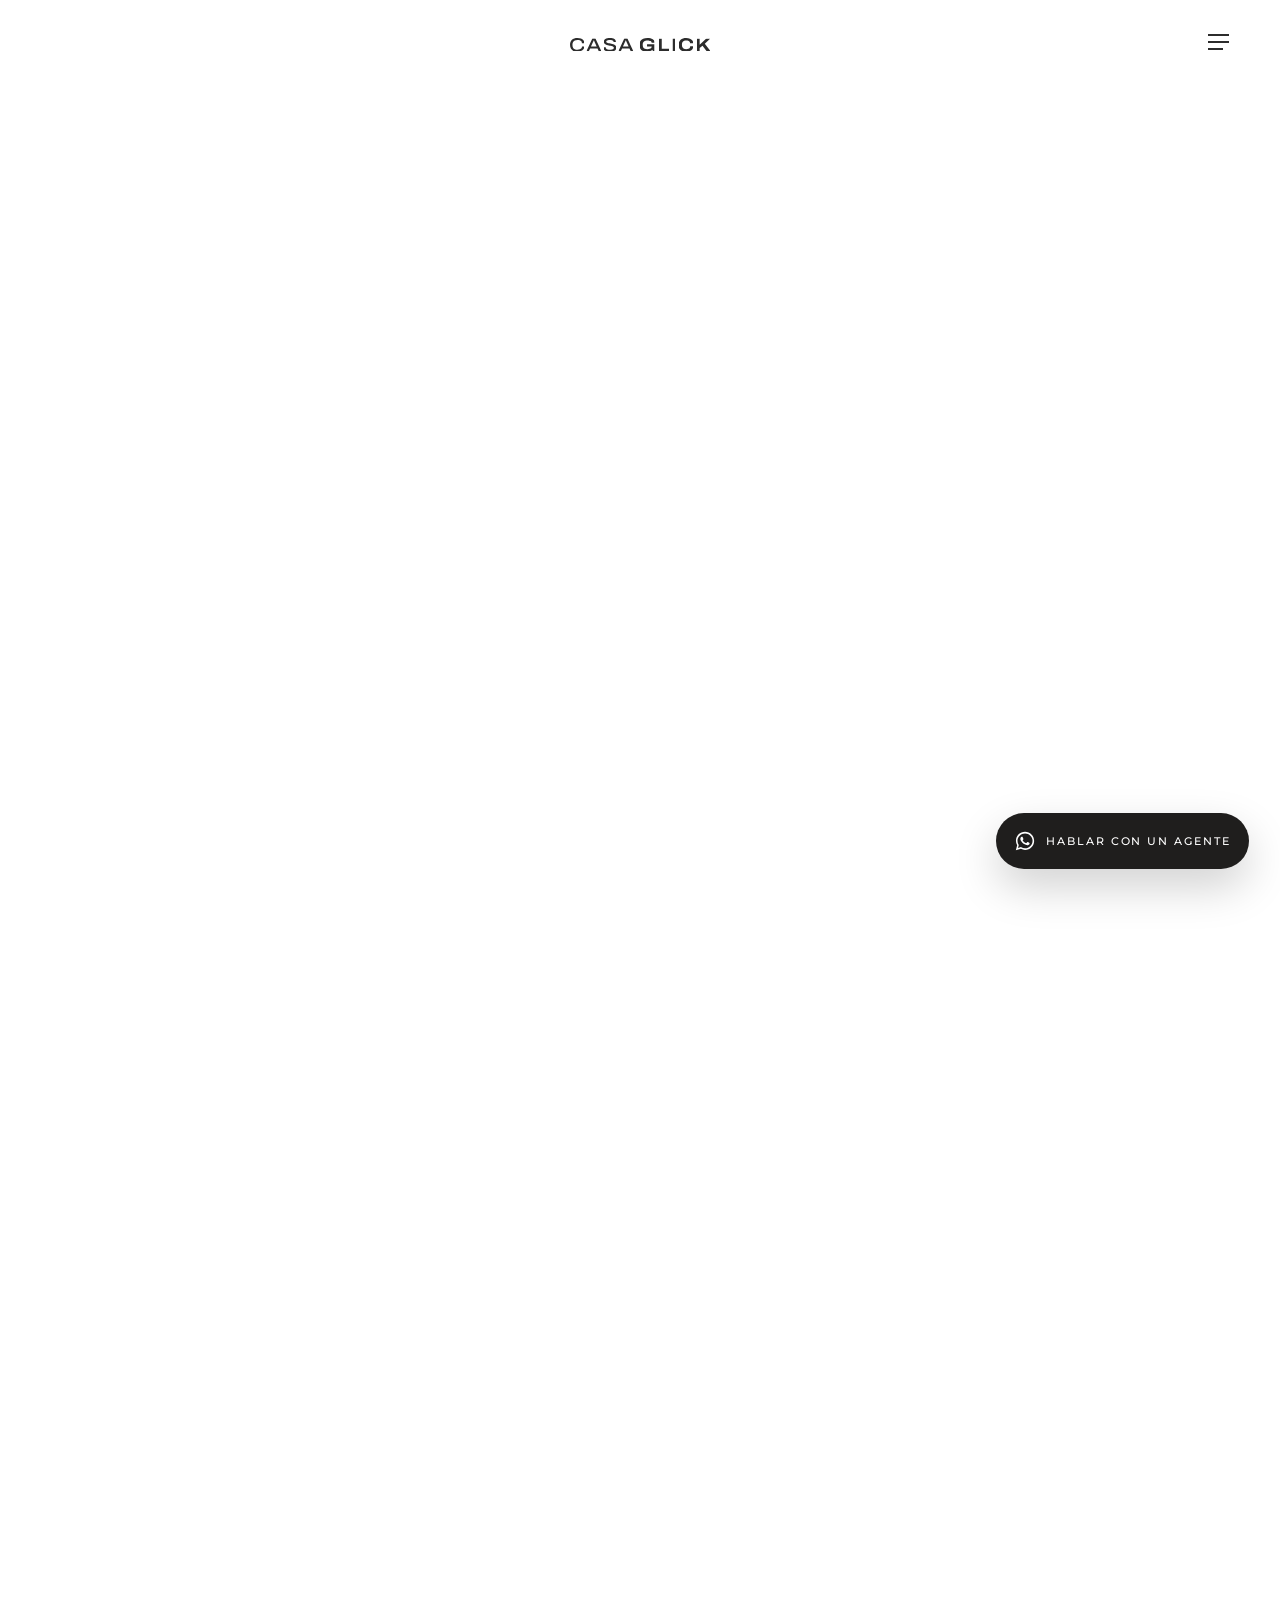
<file: furniture/index.html>
<!doctype html>
<html lang="es">
<head>
  <meta charset="utf-8" />
  <meta name="viewport" content="width=device-width, initial-scale=1" />
  <title>Casa Glick | Diseño que trasciende</title>
  <meta name="description" content="Casa Glick — mobiliario, decoración y soluciones para espacios residenciales, comerciales y hospitality." />
  <link rel="preconnect" href="https://fonts.googleapis.com">
  <link rel="preconnect" href="https://fonts.gstatic.com" crossorigin>
  <link href="https://fonts.googleapis.com/css2?family=Cormorant+Garamond:wght@500;600&family=Montserrat:wght@400;500;600&display=swap" rel="stylesheet">
  <link rel="stylesheet" href="styles.css" />
</head>
<body>
  <header class="hero__header">
    <a class="brand" href="#inicio" aria-label="Casa Glick inicio">
      <svg class="brand__svg" aria-hidden="true" width="1174" height="114" viewBox="0 0 1174 114" fill="none" xmlns="http://www.w3.org/2000/svg">
<mask id="mask0_73_140" style="mask-type:luminance" maskUnits="userSpaceOnUse" x="0" y="0" width="1174" height="114">
<path d="M1173.44 0H0V114H1173.44V0Z" fill="white"/>
</mask>
<g mask="url(#mask0_73_140)">
<mask id="mask1_73_140" style="mask-type:luminance" maskUnits="userSpaceOnUse" x="0" y="-1" width="120" height="115">
<path d="M119.34 -0.0701904H0.134277V113.628H119.34V-0.0701904Z" fill="white"/>
</mask>
<g mask="url(#mask1_73_140)">
<mask id="mask2_73_140" style="mask-type:luminance" maskUnits="userSpaceOnUse" x="0" y="0" width="120" height="114">
<path d="M62.056 113.63C48.6684 113.63 37.3445 111.558 28.1114 107.403C18.8693 103.249 11.8973 96.9621 7.19553 88.5503C2.48475 80.1385 0.142822 69.5935 0.142822 56.9153C0.142822 38.278 5.50862 24.1576 16.2492 14.5712C26.9808 4.98483 42.1989 0.19165 61.8944 0.19165C73.0747 0.19165 82.9718 1.78937 91.6127 4.98482C100.245 8.18028 107.019 12.9217 111.945 19.2003C116.872 25.4876 119.33 33.3726 119.33 42.8467H99.2397C99.2397 36.8789 97.6874 31.9562 94.5918 28.0698C91.4961 24.1835 87.1263 21.2558 81.4823 19.2867C75.8384 17.3176 69.2522 16.333 61.7329 16.333C53.2087 16.333 45.8778 17.7667 39.7403 20.6512C33.6028 23.5271 28.8651 27.8367 25.5452 33.5885C22.2252 39.3403 20.5652 46.4826 20.5652 54.998V58.8326C20.5652 67.4603 22.2252 74.6285 25.5452 80.3198C28.8651 86.0198 33.6208 90.2776 39.8211 93.1017C46.0213 95.9258 53.433 97.3335 62.0649 97.3335C69.7009 97.3335 76.3678 96.3748 82.0656 94.4576C87.7634 92.5403 92.1601 89.6385 95.2647 85.7521C98.3604 81.8657 99.9127 76.9948 99.9127 71.1308H119.339C119.339 80.5012 116.872 88.3603 111.954 94.6994C107.028 101.038 100.281 105.78 91.7025 108.923C83.1244 112.067 73.2452 113.639 62.0739 113.639L62.056 113.63Z" fill="white"/>
</mask>
<g mask="url(#mask2_73_140)">
<mask id="mask3_73_140" style="mask-type:luminance" maskUnits="userSpaceOnUse" x="0" y="0" width="120" height="114">
<path d="M119.519 0H0V113.793H119.519V0Z" fill="white"/>
</mask>
<g mask="url(#mask3_73_140)">
<path d="M119.341 0.19165H0.135498V113.63H119.341V0.19165Z" fill="currentColor"/>
</g>
</g>
</g>
<mask id="mask4_73_140" style="mask-type:luminance" maskUnits="userSpaceOnUse" x="135" y="2" width="128" height="111">
<path d="M262.772 2.14203H135.904V112.212H262.772V2.14203Z" fill="white"/>
</mask>
<g mask="url(#mask4_73_140)">
<path d="M135.904 112.022L187.184 2.14203H211.321L262.763 112.022H240.788L229.635 87.5125H167.704L156.55 112.022H135.904ZM175.026 71.3366H222.304L208.315 40.2629C207.759 39.2007 207.068 37.6979 206.234 35.7807C205.399 33.8634 204.538 31.7993 203.649 29.6143C202.761 27.4293 201.927 25.3479 201.155 23.3702C200.374 21.3925 199.764 19.8725 199.324 18.8102H198.158C197.27 20.9434 196.238 23.4047 195.08 26.177C193.914 28.9579 192.774 31.6179 191.67 34.1829C190.558 36.7479 189.67 38.8293 189.006 40.427L175.026 71.3366Z" fill="currentColor"/>
</g>
<mask id="mask5_73_140" style="mask-type:luminance" maskUnits="userSpaceOnUse" x="278" y="-1" width="109" height="115">
<path d="M386.58 -0.0701904H278.591V113.74H386.58V-0.0701904Z" fill="white"/>
</mask>
<g mask="url(#mask5_73_140)">
<mask id="mask6_73_140" style="mask-type:luminance" maskUnits="userSpaceOnUse" x="278" y="0" width="109" height="114">
<path d="M332.922 113.741C325.609 113.741 318.691 113.18 312.149 112.066C305.617 110.943 299.829 109.078 294.787 106.469C289.744 103.861 285.787 100.363 282.907 95.9935C280.026 91.6235 278.591 86.1307 278.591 79.5239V78.168C278.591 77.6844 278.644 77.2871 278.752 76.9675H298.69C298.573 77.3907 298.493 77.9003 298.439 78.4876C298.385 79.0748 298.358 79.7398 298.358 80.4912C298.358 84.2221 299.767 87.3657 302.593 89.9221C305.42 92.4785 309.43 94.4044 314.635 95.6826C319.839 96.9607 325.878 97.5998 332.742 97.5998C336.179 97.5998 339.499 97.4444 342.711 97.1162C345.923 96.7967 348.938 96.2612 351.765 95.5185C354.591 94.7757 357.05 93.7912 359.158 92.5648C361.258 91.3385 362.918 89.8703 364.147 88.1689C365.368 86.4675 365.978 84.4898 365.978 82.253C365.978 78.9453 364.811 76.2507 362.487 74.178C360.163 72.0967 356.978 70.3953 352.931 69.0566C348.884 67.7266 344.371 66.5521 339.391 65.5417C334.411 64.5312 329.225 63.5207 323.859 62.5016C318.484 61.4912 313.307 60.213 308.327 58.6671C303.338 57.1212 298.824 55.178 294.787 52.8289C290.74 50.4885 287.555 47.5003 285.231 43.873C282.907 40.2457 281.74 35.7721 281.74 30.4348C281.74 25.7453 282.853 21.5048 285.069 17.7221C287.285 13.9394 290.578 10.7439 294.957 8.1271C299.327 5.51892 304.702 3.54118 311.073 2.21118C317.443 0.881184 324.837 0.216187 333.254 0.216187C341.123 0.216187 348.122 0.907099 354.277 2.29755C360.424 3.68801 365.601 5.70892 369.809 8.37756C374.018 11.0462 377.203 14.2935 379.365 18.1366C381.528 21.9712 382.605 26.3498 382.605 31.2466V33.6475H362.999V31.2466C362.999 28.2671 361.779 25.6762 359.347 23.4912C356.906 21.3062 353.505 19.5703 349.127 18.2921C344.748 17.0139 339.678 16.3748 333.927 16.3748C326.838 16.3748 320.934 16.9103 316.232 17.9725C311.521 19.0435 307.977 20.5635 305.599 22.5325C303.212 24.5016 302.028 26.8767 302.028 29.6489C302.028 32.4212 303.221 34.8998 305.599 36.7653C307.977 38.6307 311.189 40.1766 315.236 41.403C319.283 42.6294 323.796 43.7176 328.776 44.6762C333.756 45.6348 338.916 46.6539 344.227 47.7162C349.548 48.7871 354.726 50.0912 359.769 51.6371C364.802 53.183 369.343 55.1521 373.389 57.553C377.427 59.9539 380.613 62.968 382.946 66.5953C385.27 70.2226 386.436 74.6444 386.436 79.8694C386.436 87.9703 384.166 94.5339 379.626 99.543C375.085 104.552 368.795 108.179 360.765 110.416C352.734 112.653 343.456 113.776 332.931 113.776L332.922 113.741Z" fill="white"/>
</mask>
<g mask="url(#mask6_73_140)">
<mask id="mask7_73_140" style="mask-type:luminance" maskUnits="userSpaceOnUse" x="278" y="0" width="109" height="114">
<path d="M386.552 0H278.447V113.793H386.552V0Z" fill="white"/>
</mask>
<g mask="url(#mask7_73_140)">
<path d="M386.3 0.19165H278.589V113.743H386.3V0.19165Z" fill="currentColor"/>
</g>
</g>
</g>
<mask id="mask8_73_140" style="mask-type:luminance" maskUnits="userSpaceOnUse" x="402" y="2" width="128" height="111">
<path d="M529.168 2.14203H402.3V112.212H529.168V2.14203Z" fill="white"/>
</mask>
<g mask="url(#mask8_73_140)">
<path d="M402.3 112.022L453.58 2.14203H477.717L529.159 112.022H507.184L496.031 87.5125H434.1L422.947 112.022H402.3ZM441.422 71.3366H488.7L474.72 40.2629C474.164 39.2007 473.473 37.6979 472.639 35.7807C471.804 33.8634 470.943 31.7993 470.064 29.6143C469.175 27.4293 468.341 25.3479 467.569 23.3702C466.788 21.3925 466.178 19.8725 465.739 18.8102H464.572C463.684 20.9434 462.661 23.4047 461.494 26.177C460.328 28.9579 459.188 31.6179 458.085 34.1829C456.972 36.7479 456.084 38.8293 455.42 40.427L441.44 71.3366H441.422Z" fill="currentColor"/>
</g>
<mask id="mask9_73_140" style="mask-type:luminance" maskUnits="userSpaceOnUse" x="578" y="0" width="130" height="114">
<path d="M707.551 0.112732H578.709V113.983H707.551V0.112732Z" fill="white"/>
</mask>
<g mask="url(#mask9_73_140)">
<mask id="mask10_73_140" style="mask-type:luminance" maskUnits="userSpaceOnUse" x="578" y="0" width="130" height="114">
<path d="M641.439 113.785C620.954 113.785 605.421 109.147 594.842 99.88C584.263 90.6045 578.978 76.32 578.978 57.035C578.978 44.3482 581.607 33.7945 586.865 25.3741C592.124 16.9536 599.795 10.6405 609.872 6.42591C619.949 2.22 631.963 0.112732 645.925 0.112732C654.674 0.112732 662.785 0.941819 670.26 2.59136C677.734 4.24955 684.266 6.74547 689.857 10.105C695.447 13.4646 699.79 17.6705 702.894 22.74C705.999 27.8009 707.542 33.7427 707.542 40.5655H680.964C680.964 37.1541 680.049 34.2005 678.228 31.6959C676.397 29.1914 673.903 27.1359 670.753 25.5382C667.595 23.9405 663.97 22.74 659.869 21.9368C655.769 21.1423 651.453 20.7364 646.912 20.7364C640.604 20.7364 634.951 21.4273 629.971 22.8177C624.982 24.2082 620.72 26.3327 617.185 29.2173C613.641 32.0932 610.958 35.6427 609.127 39.8486C607.297 44.0632 606.382 49.0464 606.382 54.7982V59.1164C606.382 67.01 607.88 73.4527 610.868 78.4618C613.856 83.4709 618.208 87.1759 623.906 89.5768C629.603 91.9777 636.557 93.1695 644.75 93.1695C652.395 93.1695 658.927 92.3146 664.356 90.6132C669.784 88.9118 673.966 86.4591 676.9 83.2636C679.834 80.0682 681.296 76.225 681.296 71.7514V70.6286H642.426V51.4473H707.542V111.885H690.763L688.268 98.9386C684.5 102.35 680.265 105.148 675.563 107.333C670.852 109.518 665.675 111.142 660.031 112.204C654.387 113.266 648.177 113.802 641.43 113.802L641.439 113.785Z" fill="white"/>
</mask>
<g mask="url(#mask10_73_140)">
<mask id="mask11_73_140" style="mask-type:luminance" maskUnits="userSpaceOnUse" x="578" y="0" width="130" height="114">
<path d="M707.641 0.000305176H578.862V113.793H707.641V0.000305176Z" fill="white"/>
</mask>
<g mask="url(#mask11_73_140)">
<path d="M707.551 0.112732H578.978V113.724H707.551V0.112732Z" fill="currentColor"/>
</g>
</g>
</g>
<mask id="mask12_73_140" style="mask-type:luminance" maskUnits="userSpaceOnUse" x="738" y="1" width="93" height="111">
<path d="M830.166 1.80505H738.086V111.996H830.166V1.80505Z" fill="white"/>
</mask>
<g mask="url(#mask12_73_140)">
<mask id="mask13_73_140" style="mask-type:luminance" maskUnits="userSpaceOnUse" x="738" y="2" width="93" height="110">
<path d="M738.355 111.842V2.065H765.086V90.1041H830.166V111.842H738.355Z" fill="white"/>
</mask>
<g mask="url(#mask13_73_140)">
<mask id="mask14_73_140" style="mask-type:luminance" maskUnits="userSpaceOnUse" x="738" y="1" width="93" height="111">
<path d="M830.175 1.86438H738.221V111.926H830.175V1.86438Z" fill="white"/>
</mask>
<g mask="url(#mask14_73_140)">
<path d="M830.166 2.065H738.355V111.738H830.166V2.065Z" fill="currentColor"/>
</g>
</g>
</g>
<mask id="mask15_73_140" style="mask-type:luminance" maskUnits="userSpaceOnUse" x="852" y="2" width="27" height="110">
<path d="M878.977 2.06409H852.247V111.841H878.977V2.06409Z" fill="white"/>
</mask>
<g mask="url(#mask15_73_140)">
<mask id="mask16_73_140" style="mask-type:luminance" maskUnits="userSpaceOnUse" x="852" y="1" width="28" height="111">
<path d="M879.059 1.86499H852.14V111.927H879.059V1.86499Z" fill="white"/>
</mask>
<g mask="url(#mask16_73_140)">
<path d="M878.978 2.06372H852.248V111.797H878.978V2.06372Z" fill="currentColor"/>
</g>
</g>
<mask id="mask17_73_140" style="mask-type:luminance" maskUnits="userSpaceOnUse" x="905" y="0" width="124" height="114">
<path d="M1028.13 0.112732H905.743V113.759H1028.13V0.112732Z" fill="white"/>
</mask>
<g mask="url(#mask17_73_140)">
<mask id="mask18_73_140" style="mask-type:luminance" maskUnits="userSpaceOnUse" x="906" y="0" width="122" height="114">
<path d="M969.452 113.748C955.615 113.748 943.986 111.667 934.574 107.513C925.161 103.359 918.055 97.0713 913.236 88.6508C908.418 80.2304 906.013 69.6336 906.013 56.8431C906.013 38.1972 911.468 24.0767 922.371 14.4904C933.273 4.89536 948.912 0.102173 969.281 0.102173C980.686 0.102173 990.789 1.81218 999.592 5.21491C1008.39 8.62628 1015.29 13.6094 1020.27 20.1558C1025.25 26.7108 1027.74 34.7772 1027.74 44.3722H1001.33C1001.33 39.2595 999.977 34.9672 997.259 31.504C994.549 28.0408 990.78 25.3808 985.971 23.5154C981.152 21.6499 975.535 20.7172 969.12 20.7172C961.367 20.7172 954.835 22.0472 949.523 24.7158C944.211 27.3758 940.191 31.2449 937.481 36.3058C934.771 41.3667 933.416 47.4726 933.416 54.6063V59.0799C933.416 66.3258 934.771 72.4836 937.481 77.5445C940.191 82.6054 944.211 86.4744 949.523 89.1344C954.835 91.8031 961.367 93.1331 969.12 93.1331C975.867 93.1331 981.708 92.2522 986.635 90.499C991.561 88.7372 995.383 86.1031 998.093 82.5881C1000.8 79.0731 1002.17 74.8154 1002.17 69.7976H1027.9C1027.9 79.2804 1025.43 87.2777 1020.51 93.7722C1015.58 100.275 1008.74 105.233 1000 108.635C991.256 112.047 981.071 113.748 969.452 113.748Z" fill="white"/>
</mask>
<g mask="url(#mask18_73_140)">
<mask id="mask19_73_140" style="mask-type:luminance" maskUnits="userSpaceOnUse" x="905" y="0" width="124" height="114">
<path d="M1028.08 0H905.977V113.793H1028.08V0Z" fill="white"/>
</mask>
<g mask="url(#mask19_73_140)">
<path d="M1027.87 0.112427H906.013V113.758H1027.87V0.112427Z" fill="currentColor"/>
</g>
</g>
</g>
<mask id="mask20_73_140" style="mask-type:luminance" maskUnits="userSpaceOnUse" x="1054" y="1" width="120" height="111">
<path d="M1173.37 1.80505H1054.33V111.953H1173.37V1.80505Z" fill="white"/>
</mask>
<g mask="url(#mask20_73_140)">
<mask id="mask21_73_140" style="mask-type:luminance" maskUnits="userSpaceOnUse" x="1054" y="2" width="120" height="110">
<path d="M1054.33 111.842V2.065H1081.07V55.4291L1138.67 2.065H1172.37L1124.06 47.1209L1173.37 111.842H1140.66L1104.97 63.7373L1081.07 83.0741V111.842H1054.33Z" fill="white"/>
</mask>
<g mask="url(#mask21_73_140)">
<mask id="mask22_73_140" style="mask-type:luminance" maskUnits="userSpaceOnUse" x="1054" y="1" width="120" height="111">
<path d="M1173.44 1.86438H1054.14V111.926H1173.44V1.86438Z" fill="white"/>
</mask>
<g mask="url(#mask22_73_140)">
<path d="M1173.37 2.065H1054.33V111.954H1173.37V2.065Z" fill="currentColor"/>
</g>
</g>
</g>
</g>
</svg>

    </a>

  </header>

  <button class="menu-toggle menu-toggle--global" type="button" aria-label="Abrir menú" aria-expanded="false" aria-controls="site-menu">
    <span></span>
    <span></span>
    <span></span>
  </button>

  <nav class="site-menu" id="site-menu" aria-hidden="true">
    <div class="site-menu__panel">
      <button class="site-menu__close" type="button" aria-label="Cerrar menú">
        <span></span>
        <span></span>
      </button>
      <a href="productos.html?filter=todo">Productos</a>
    </div>
  </nav>
  <main>
    <section class="hero scroll-section" id="inicio" aria-label="Casa Glick hero">
      <picture class="hero__background" aria-hidden="true">
        <source media="(max-width: 760px)" srcset="assets/hero-mobile.webp" />
        <img src="assets/hero-desk.webp" alt="" />
      </picture>

      <div class="hero__content">
        <h1 class="hero__title reveal reveal--title">
          <span>Diseño que</span>
          <strong>Trasciende</strong>
        </h1>

        <a class="hero__button reveal reveal--button" href="#productos">Conocer más</a>
      </div>
    </section>

    <section class="products scroll-section" id="productos" aria-labelledby="products-title">
      <div class="products__motion section-motion-content">
        <div class="products__intro">
        <h2 id="products-title">Piezas que elevan cada espacio.</h2>
        <p>Explora nuestra curaduría de mobiliario y decoración para proyectos residenciales, comerciales y de hospitality.</p>
      </div>

        <div class="products__grid" aria-label="Categorías de producto">
        <a class="product-category" href="productos.html?filter=poltronas" aria-label="Ver categoría Poltronas">
          <span class="product-category__media">
            <img src="assets/category-poltrona.webp" alt="Poltrona de piel café Casa Glick" loading="lazy" />
          </span>
          <span class="product-category__title">Poltronas</span>
        </a>

        <a class="product-category" href="productos.html?filter=sillas" aria-label="Ver categoría Sillas">
          <span class="product-category__media">
            <img src="assets/category-sillas.webp" alt="Silla contemporánea Casa Glick" loading="lazy" />
          </span>
          <span class="product-category__title">Sillas</span>
        </a>

        <a class="product-category" href="productos.html?filter=mesas" aria-label="Ver categoría Mesas">
          <span class="product-category__media">
            <img src="assets/category-mesas.webp" alt="Mesa auxiliar con cubierta de mármol" loading="lazy" />
          </span>
          <span class="product-category__title">Mesas</span>
        </a>

        <a class="product-category" href="productos.html?filter=sofas" aria-label="Ver categoría Sofás">
          <span class="product-category__media">
            <img src="assets/category-sofas.webp" alt="Sofá contemporáneo de piel café" loading="lazy" />
          </span>
          <span class="product-category__title">Sofás</span>
        </a>

        <a class="product-category" href="productos.html?filter=decoracion" aria-label="Ver categoría Decoración">
          <span class="product-category__media">
            <img src="assets/category-decoracion.webp" alt="Cuadro decorativo en tonos cálidos" loading="lazy" />
          </span>
          <span class="product-category__title">Decoración</span>
        </a>
        </div>

        <div class="products__actions">
          <a class="primary-button products__view-all" href="productos.html?filter=todo">Ver todo</a>
        </div>
      </div>
    </section>

    <section class="about scroll-section" id="about" aria-labelledby="about-title">
      <div class="about__motion section-motion-content">
        <figure class="about__media" aria-label="Mesa de trabajo Casa Glick con planos, materiales y acabados">
          <img src="assets/about-materials.webp" alt="Mesa de trabajo Casa Glick con planos, muestras de mármol, acabados y selección de materiales" loading="lazy" />
        </figure>

        <div class="about__content">
          <div class="about__text">
            <h2 id="about-title">Casa Glick</h2>
            <p>Integramos diseño, fabricación, suministro e instalación para desarrollar espacios donde cada detalle responde a una misma visión.</p>
            <p>Un equipo que coordina cada etapa para lograr resultados consistentes y una ejecución impecable.</p>
            <a class="about__link" href="#productos">
              <span>Descubre nuestro enfoque</span>
              <span aria-hidden="true">→</span>
            </a>
          </div>
        </div>
      </div>
    </section>

    <section class="lifestyle scroll-section" id="lifestyle" aria-label="Lifestyle Casa Glick">
      <div class="lifestyle__motion section-motion-content">
        <div class="lifestyle__carousel" aria-label="Carrusel de ambientes y lifestyle de productos">
          <div class="lifestyle__track">
            <figure class="lifestyle-item" aria-label="Mujer leyendo en poltrona de cuero">
              <img src="assets/lifestyle-reading-chair.webp" alt="Ambiente Casa Glick con mujer leyendo en poltrona de cuero marrón" loading="lazy">
            </figure>
            <figure class="lifestyle-item" aria-label="Mujer sentada en silla de comedor">
              <img src="assets/lifestyle-dining-chair.webp" alt="Ambiente Casa Glick con silla tapizada junto a mesa de comedor" loading="lazy">
            </figure>
            <figure class="lifestyle-item" aria-label="Mesa lateral con cubierta de mármol">
              <img src="assets/lifestyle-side-table.webp" alt="Ambiente Casa Glick con mesa lateral de base dorada y cubierta de mármol oscuro" loading="lazy">
            </figure>
            <figure class="lifestyle-item" aria-label="Sofá de piel en sala">
              <img src="assets/lifestyle-sofa.webp" alt="Ambiente Casa Glick con sofá de piel color café en sala contemporánea" loading="lazy">
            </figure>
          </div>
        </div>
      </div>
    </section>

    <section class="showroom scroll-section" id="showroom" aria-labelledby="showroom-title">
      <div class="showroom__motion section-motion-content">
        <div class="showroom__intro">
          <h2 id="showroom-title"><span>Vive CASA GLICK</span> <span>en persona</span></h2>
          <p class="showroom__copy">Descubre una selección curada de mobiliario, materiales y soluciones integrales en un espacio diseñado para inspirar cada proyecto.</p>
          <a class="showroom__location" href="https://www.google.com/maps/search/?api=1&query=T%C3%A9mistocles%2051%2C%20Polanco%2C%20CDMX" target="_blank" rel="noopener" aria-label="Ver ubicación de Casa Glick en Google Maps">
            <span class="showroom__location-icon" aria-hidden="true">
              <svg viewBox="0 0 24 24" focusable="false">
                <path d="M12 21s6-5.38 6-11a6 6 0 0 0-12 0c0 5.62 6 11 6 11Z"/>
                <circle cx="12" cy="10" r="2.15"/>
              </svg>
            </span>
            <span>Témistocles 51, Polanco, CDMX</span>
          </a>
        </div>

        <div class="showroom__gallery" aria-label="Galería del showroom Casa Glick">
          <div class="showroom__gallery-track">
          <figure class="showroom__item showroom__item--narrow">
            <img src="assets/about-materials.webp" alt="Mesa con materiales y acabados Casa Glick" loading="lazy" />
          </figure>
          <figure class="showroom__item">
            <img src="assets/lifestyle-sofa.webp" alt="Ambiente de sala Casa Glick" loading="lazy" />
          </figure>
          <figure class="showroom__item">
            <img src="assets/lifestyle-side-table.webp" alt="Mesa lateral en ambiente Casa Glick" loading="lazy" />
          </figure>
          <figure class="showroom__item">
            <img src="assets/lifestyle-reading-chair.webp" alt="Poltrona en ambiente Casa Glick" loading="lazy" />
          </figure>
          <figure class="showroom__item showroom__item--narrow">
            <img src="assets/category-decoracion.webp" alt="Pieza decorativa Casa Glick" loading="lazy" />
          </figure>
          <figure class="showroom__item showroom__item--narrow">
            <img src="assets/lifestyle-dining-chair.webp" alt="Silla en ambiente Casa Glick" loading="lazy" />
          </figure>
          </div>
        </div>

        <div class="showroom__actions">
          <a class="showroom__button" href="https://wa.me/525513004665?text=Quiero%20conocer%20el%20showroom" target="_blank" rel="noopener">Visitar showroom</a>
        </div>
      </div>
    </section>

  </main>


  <a class="whatsapp-float" href="https://wa.me/525513004665?text=Hola%2C%20quiero%20hablar%20con%20un%20agente%20de%20Casa%20Glick" target="_blank" rel="noopener" aria-label="Hablar con un agente por WhatsApp">
    <svg class="whatsapp-float__icon" viewBox="0 0 24 24" aria-hidden="true">
      <path fill="currentColor" d="M12.04 2C6.57 2 2.12 6.37 2.12 11.75c0 1.72.46 3.4 1.33 4.88L2 22l5.51-1.41a10.07 10.07 0 0 0 4.53 1.1c5.47 0 9.92-4.37 9.92-9.75S17.51 2 12.04 2Zm0 17.97c-1.46 0-2.88-.39-4.12-1.12l-.3-.18-3.27.84.87-3.11-.2-.32a8.02 8.02 0 0 1-1.2-4.33c0-4.42 3.69-8.02 8.22-8.02s8.22 3.6 8.22 8.02-3.69 8.22-8.22 8.22Zm4.5-6.02c-.25-.12-1.47-.71-1.7-.79-.23-.08-.39-.12-.56.12-.16.24-.64.79-.78.95-.14.16-.29.18-.54.06-.25-.12-1.05-.38-2-1.2-.74-.65-1.24-1.45-1.39-1.69-.14-.24-.02-.37.11-.49.11-.11.25-.29.37-.43.12-.14.16-.24.25-.41.08-.16.04-.31-.02-.43-.06-.12-.56-1.32-.77-1.81-.2-.47-.41-.41-.56-.42h-.48c-.16 0-.43.06-.66.31-.23.24-.87.83-.87 2.02s.89 2.34 1.02 2.5c.12.16 1.75 2.62 4.24 3.67.59.25 1.05.4 1.41.51.59.18 1.13.16 1.56.1.48-.07 1.47-.59 1.68-1.16.21-.57.21-1.06.14-1.16-.06-.1-.22-.16-.47-.28Z"/>
    </svg>
    <span class="whatsapp-float__label">Hablar con un agente</span>
  </a>

  <script src="script.js"></script>
</body>
</html>
</file>
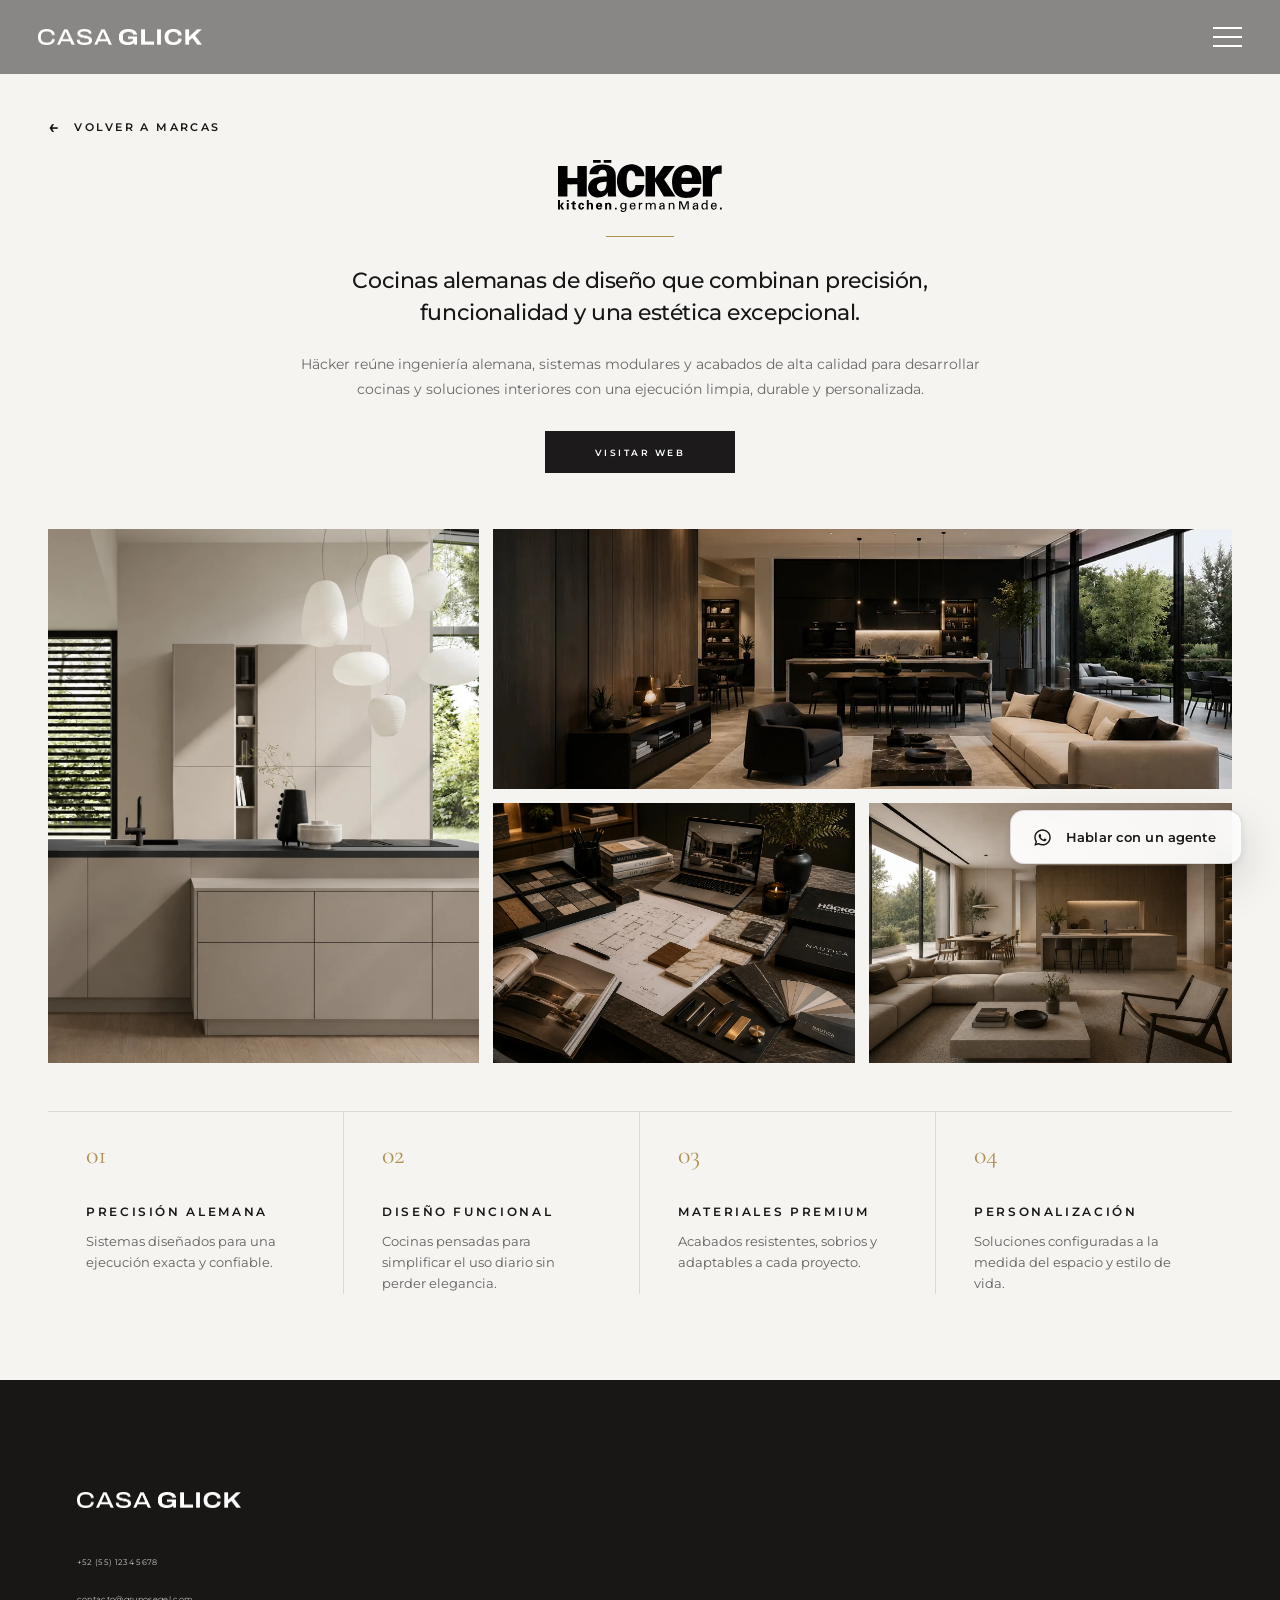
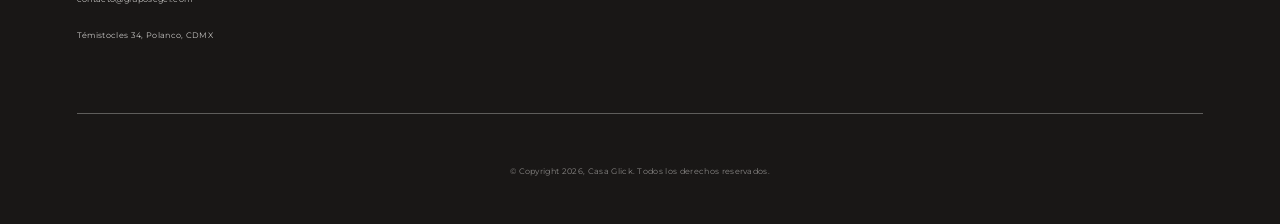
<file: brand.html>
<!DOCTYPE html>
<html lang="es">
<head>
  <meta charset="UTF-8" />
  <meta name="viewport" content="width=device-width, initial-scale=1.0" />
  <title>Casa Glick | Marca</title>
  <link rel="preconnect" href="https://fonts.googleapis.com">
  <link rel="preconnect" href="https://fonts.gstatic.com" crossorigin>
  <link href="https://fonts.googleapis.com/css2?family=Cormorant+Garamond:wght@500;600;700&family=Montserrat:wght@400;500;600;700&display=swap" rel="stylesheet">
  <link rel="stylesheet" href="css/styles.css" />
</head>
<body class="brand-detail-page">
  <header class="site-header site-header--brand-detail">
    <a class="brand" href="index.html" aria-label="Casa Glick inicio">
      <img src="assets/images/logo-casa-glick.png" alt="Casa Glick" />
    </a>

    <button class="menu-button" type="button" aria-label="Abrir menú" aria-expanded="false">
      <span></span>
      <span></span>
      <span></span>
    </button>
  </header>

  <nav class="fullscreen-menu" aria-hidden="true" aria-label="Navegación principal">
    <a href="index.html#nosotros">Nosotros</a>
    <a href="index.html#soluciones">Soluciones</a>
    <a href="index.html#marcas">Marcas</a>
    <a href="index.html#proyectos">Proyectos</a>
    <a href="index.html#sectores">Sectores</a>
    <a href="index.html#catalogos">Catálogos</a>
    <a href="index.html#contacto">Contacto</a>
  </nav>

  <main class="brand-detail-main">
    <a class="brand-back-link" href="index.html#marcas" aria-label="Volver a marcas">
      <span aria-hidden="true">←</span>
      Volver a marcas
    </a>

    <section class="brand-hero" aria-label="Detalle de marca">
      <img class="brand-detail-logo" data-brand-logo src="assets/logos/hacker.svg" alt="">
      <span class="brand-detail-rule" aria-hidden="true"></span>
      <p class="brand-detail-headline" data-brand-headline></p>
      <p class="brand-detail-description" data-brand-description></p>
      <a class="btn btn-primary brand-website-link" data-brand-website href="#" target="_blank" rel="noopener">
        Visitar web
      </a>
    </section>

    <section class="brand-gallery" aria-label="Imágenes lifestyle de marca">
      <figure class="brand-gallery-item brand-gallery-item--large">
        <img data-brand-image="0" src="assets/images/brand-hacker.webp" alt="">
      </figure>
      <figure class="brand-gallery-item brand-gallery-item--wide">
        <img data-brand-image="1" src="assets/images/brand-hacker.webp" alt="">
      </figure>
      <figure class="brand-gallery-item">
        <img data-brand-image="2" src="assets/images/brand-hacker.webp" alt="">
      </figure>
      <figure class="brand-gallery-item">
        <img data-brand-image="3" src="assets/images/brand-hacker.webp" alt="">
      </figure>
    </section>

    <section class="brand-values" aria-label="Especialidades de marca">
      <article>
        <span data-brand-value-icon>01</span>
        <h2 data-brand-value-title="0"></h2>
        <p data-brand-value-text="0"></p>
      </article>
      <article>
        <span>02</span>
        <h2 data-brand-value-title="1"></h2>
        <p data-brand-value-text="1"></p>
      </article>
      <article>
        <span>03</span>
        <h2 data-brand-value-title="2"></h2>
        <p data-brand-value-text="2"></p>
      </article>
      <article>
        <span>04</span>
        <h2 data-brand-value-title="3"></h2>
        <p data-brand-value-text="3"></p>
      </article>
    </section>
  </main>

  <footer class="site-footer" aria-label="Footer Casa Glick">
    <div class="site-footer__inner">
      <div class="site-footer__top">
        <div class="site-footer__brand">
          <a class="site-footer__logo" href="index.html" aria-label="Casa Glick inicio"><img src="assets/images/logo-casa-glick.png" alt="Casa Glick" /></a>
          <address class="site-footer__contact">
            <a href="tel:+525512345678">+52 (55) 1234 5678</a>
            <a href="mailto:contacto@gruposegel.com">contacto@gruposegel.com</a>
            <span>Témistocles 34, Polanco, CDMX</span>
          </address>
        </div>
      </div>

      <div class="site-footer__bottom">
        <p>© Copyright 2026, Casa Glick. Todos los derechos reservados.</p>
      </div>
    </div>
  </footer>



  <a class="whatsapp-float" href="https://wa.me/5210000000000?text=Hola%2C%20vi%20la%20p%C3%A1gina%20de%20Casa%20Glick%20y%20me%20gustar%C3%ADa%20hablar%20con%20un%20agente." target="_blank" rel="noopener" aria-label="Hablar con un agente por WhatsApp" data-whatsapp-button>
    <svg class="whatsapp-float__icon" viewBox="0 0 32 32" aria-hidden="true" focusable="false">
      <path d="M16.02 4.5c-6.31 0-11.45 5.08-11.45 11.34 0 2.15.62 4.24 1.78 6.05L4.5 27.5l5.82-1.8a11.53 11.53 0 0 0 5.7 1.49c6.31 0 11.45-5.09 11.45-11.35S22.33 4.5 16.02 4.5Zm0 20.7c-1.8 0-3.55-.51-5.06-1.48l-.36-.23-3.05.94.97-2.94-.25-.38a9.18 9.18 0 0 1-1.72-5.27c0-5.16 4.25-9.35 9.47-9.35s9.47 4.19 9.47 9.35-4.25 9.36-9.47 9.36Z"/>
      <path d="M20.94 18.31c-.27-.13-1.57-.77-1.82-.86-.24-.09-.42-.13-.6.13-.18.27-.69.86-.85 1.04-.16.18-.31.2-.58.07-.27-.13-1.12-.41-2.13-1.31-.79-.7-1.32-1.56-1.47-1.83-.16-.27-.02-.41.12-.54.12-.12.27-.31.4-.47.13-.16.18-.27.27-.45.09-.18.04-.34-.02-.47-.07-.13-.6-1.43-.82-1.95-.22-.52-.44-.44-.6-.45h-.51c-.18 0-.47.07-.71.34-.24.27-.94.92-.94 2.24s.96 2.6 1.09 2.78c.13.18 1.89 2.86 4.59 4 .64.27 1.14.43 1.53.55.64.2 1.22.17 1.68.1.51-.08 1.57-.64 1.79-1.25.22-.62.22-1.15.16-1.25-.07-.11-.25-.18-.52-.31Z"/>
    </svg>
    <span>Hablar con un agente</span>
  </a>

  <script src="js/main.js"></script>
  <script src="js/brand-page.js"></script>
</body>
</html>
</file>
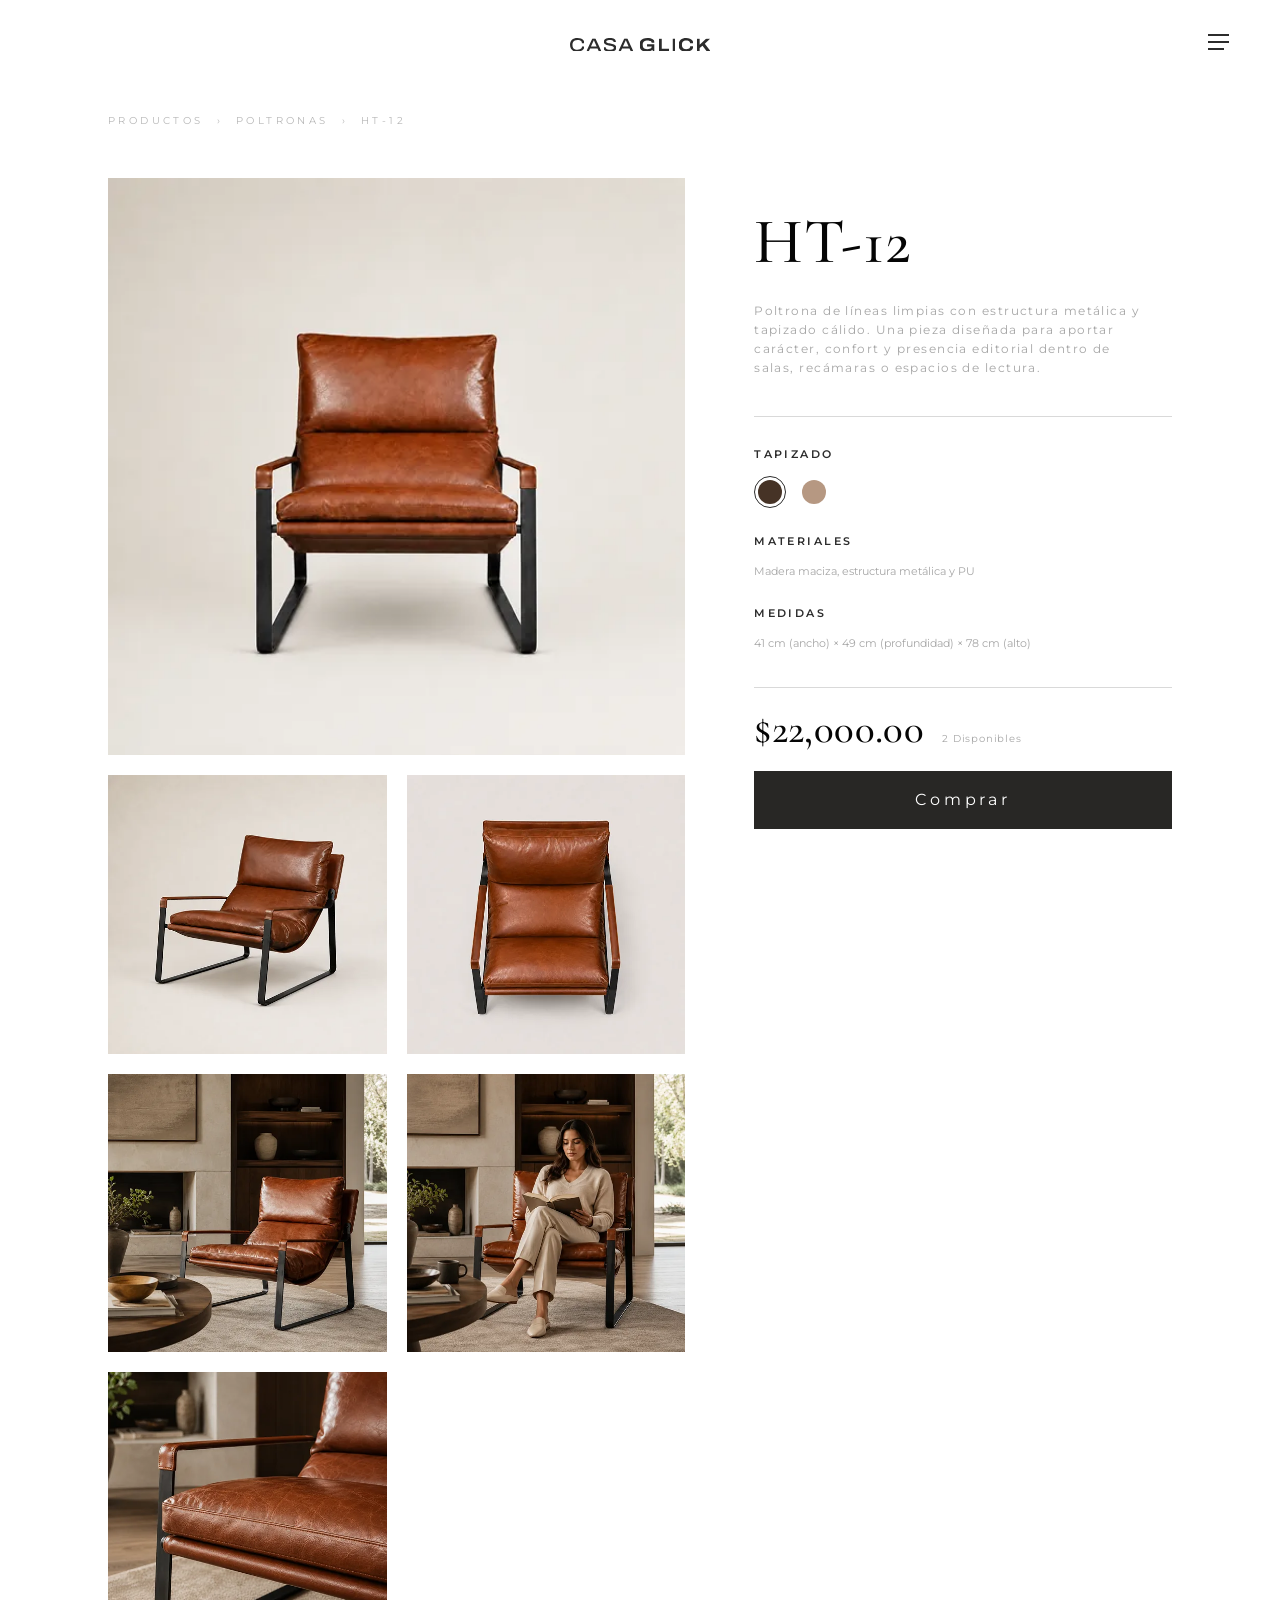
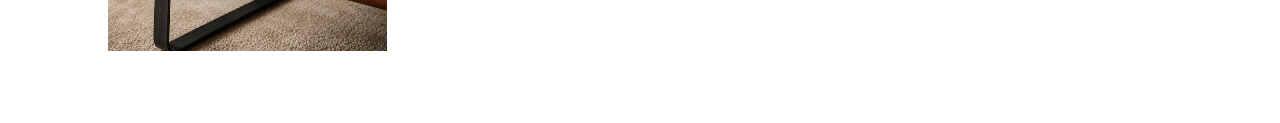
<file: furniture/producto.html>
<!DOCTYPE html>
<html lang="es">
<head>
  <meta charset="UTF-8" />
  <meta name="viewport" content="width=device-width, initial-scale=1.0" />
  <title>Producto | Casa Glick</title>
  <link rel="preconnect" href="https://fonts.googleapis.com">
  <link rel="preconnect" href="https://fonts.gstatic.com" crossorigin>
  <link href="https://fonts.googleapis.com/css2?family=Montserrat:wght@300;400;500;600&family=Cormorant+Garamond:wght@500;600&display=swap" rel="stylesheet">
  <link rel="stylesheet" href="styles.css" />
</head>
<body class="product-detail-page">
  <header class="hero__header product-header" aria-label="Navegación principal">
    <a class="brand product-header__brand" href="index.html#inicio" aria-label="Casa Glick inicio">
      <svg class="brand__svg" aria-hidden="true" width="1174" height="114" viewBox="0 0 1174 114" fill="none" xmlns="http://www.w3.org/2000/svg">
<mask id="mask0_73_140" style="mask-type:luminance" maskUnits="userSpaceOnUse" x="0" y="0" width="1174" height="114">
<path d="M1173.44 0H0V114H1173.44V0Z" fill="white"/>
</mask>
<g mask="url(#mask0_73_140)">
<mask id="mask1_73_140" style="mask-type:luminance" maskUnits="userSpaceOnUse" x="0" y="-1" width="120" height="115">
<path d="M119.34 -0.0701904H0.134277V113.628H119.34V-0.0701904Z" fill="white"/>
</mask>
<g mask="url(#mask1_73_140)">
<mask id="mask2_73_140" style="mask-type:luminance" maskUnits="userSpaceOnUse" x="0" y="0" width="120" height="114">
<path d="M62.056 113.63C48.6684 113.63 37.3445 111.558 28.1114 107.403C18.8693 103.249 11.8973 96.9621 7.19553 88.5503C2.48475 80.1385 0.142822 69.5935 0.142822 56.9153C0.142822 38.278 5.50862 24.1576 16.2492 14.5712C26.9808 4.98483 42.1989 0.19165 61.8944 0.19165C73.0747 0.19165 82.9718 1.78937 91.6127 4.98482C100.245 8.18028 107.019 12.9217 111.945 19.2003C116.872 25.4876 119.33 33.3726 119.33 42.8467H99.2397C99.2397 36.8789 97.6874 31.9562 94.5918 28.0698C91.4961 24.1835 87.1263 21.2558 81.4823 19.2867C75.8384 17.3176 69.2522 16.333 61.7329 16.333C53.2087 16.333 45.8778 17.7667 39.7403 20.6512C33.6028 23.5271 28.8651 27.8367 25.5452 33.5885C22.2252 39.3403 20.5652 46.4826 20.5652 54.998V58.8326C20.5652 67.4603 22.2252 74.6285 25.5452 80.3198C28.8651 86.0198 33.6208 90.2776 39.8211 93.1017C46.0213 95.9258 53.433 97.3335 62.0649 97.3335C69.7009 97.3335 76.3678 96.3748 82.0656 94.4576C87.7634 92.5403 92.1601 89.6385 95.2647 85.7521C98.3604 81.8657 99.9127 76.9948 99.9127 71.1308H119.339C119.339 80.5012 116.872 88.3603 111.954 94.6994C107.028 101.038 100.281 105.78 91.7025 108.923C83.1244 112.067 73.2452 113.639 62.0739 113.639L62.056 113.63Z" fill="white"/>
</mask>
<g mask="url(#mask2_73_140)">
<mask id="mask3_73_140" style="mask-type:luminance" maskUnits="userSpaceOnUse" x="0" y="0" width="120" height="114">
<path d="M119.519 0H0V113.793H119.519V0Z" fill="white"/>
</mask>
<g mask="url(#mask3_73_140)">
<path d="M119.341 0.19165H0.135498V113.63H119.341V0.19165Z" fill="currentColor"/>
</g>
</g>
</g>
<mask id="mask4_73_140" style="mask-type:luminance" maskUnits="userSpaceOnUse" x="135" y="2" width="128" height="111">
<path d="M262.772 2.14203H135.904V112.212H262.772V2.14203Z" fill="white"/>
</mask>
<g mask="url(#mask4_73_140)">
<path d="M135.904 112.022L187.184 2.14203H211.321L262.763 112.022H240.788L229.635 87.5125H167.704L156.55 112.022H135.904ZM175.026 71.3366H222.304L208.315 40.2629C207.759 39.2007 207.068 37.6979 206.234 35.7807C205.399 33.8634 204.538 31.7993 203.649 29.6143C202.761 27.4293 201.927 25.3479 201.155 23.3702C200.374 21.3925 199.764 19.8725 199.324 18.8102H198.158C197.27 20.9434 196.238 23.4047 195.08 26.177C193.914 28.9579 192.774 31.6179 191.67 34.1829C190.558 36.7479 189.67 38.8293 189.006 40.427L175.026 71.3366Z" fill="currentColor"/>
</g>
<mask id="mask5_73_140" style="mask-type:luminance" maskUnits="userSpaceOnUse" x="278" y="-1" width="109" height="115">
<path d="M386.58 -0.0701904H278.591V113.74H386.58V-0.0701904Z" fill="white"/>
</mask>
<g mask="url(#mask5_73_140)">
<mask id="mask6_73_140" style="mask-type:luminance" maskUnits="userSpaceOnUse" x="278" y="0" width="109" height="114">
<path d="M332.922 113.741C325.609 113.741 318.691 113.18 312.149 112.066C305.617 110.943 299.829 109.078 294.787 106.469C289.744 103.861 285.787 100.363 282.907 95.9935C280.026 91.6235 278.591 86.1307 278.591 79.5239V78.168C278.591 77.6844 278.644 77.2871 278.752 76.9675H298.69C298.573 77.3907 298.493 77.9003 298.439 78.4876C298.385 79.0748 298.358 79.7398 298.358 80.4912C298.358 84.2221 299.767 87.3657 302.593 89.9221C305.42 92.4785 309.43 94.4044 314.635 95.6826C319.839 96.9607 325.878 97.5998 332.742 97.5998C336.179 97.5998 339.499 97.4444 342.711 97.1162C345.923 96.7967 348.938 96.2612 351.765 95.5185C354.591 94.7757 357.05 93.7912 359.158 92.5648C361.258 91.3385 362.918 89.8703 364.147 88.1689C365.368 86.4675 365.978 84.4898 365.978 82.253C365.978 78.9453 364.811 76.2507 362.487 74.178C360.163 72.0967 356.978 70.3953 352.931 69.0566C348.884 67.7266 344.371 66.5521 339.391 65.5417C334.411 64.5312 329.225 63.5207 323.859 62.5016C318.484 61.4912 313.307 60.213 308.327 58.6671C303.338 57.1212 298.824 55.178 294.787 52.8289C290.74 50.4885 287.555 47.5003 285.231 43.873C282.907 40.2457 281.74 35.7721 281.74 30.4348C281.74 25.7453 282.853 21.5048 285.069 17.7221C287.285 13.9394 290.578 10.7439 294.957 8.1271C299.327 5.51892 304.702 3.54118 311.073 2.21118C317.443 0.881184 324.837 0.216187 333.254 0.216187C341.123 0.216187 348.122 0.907099 354.277 2.29755C360.424 3.68801 365.601 5.70892 369.809 8.37756C374.018 11.0462 377.203 14.2935 379.365 18.1366C381.528 21.9712 382.605 26.3498 382.605 31.2466V33.6475H362.999V31.2466C362.999 28.2671 361.779 25.6762 359.347 23.4912C356.906 21.3062 353.505 19.5703 349.127 18.2921C344.748 17.0139 339.678 16.3748 333.927 16.3748C326.838 16.3748 320.934 16.9103 316.232 17.9725C311.521 19.0435 307.977 20.5635 305.599 22.5325C303.212 24.5016 302.028 26.8767 302.028 29.6489C302.028 32.4212 303.221 34.8998 305.599 36.7653C307.977 38.6307 311.189 40.1766 315.236 41.403C319.283 42.6294 323.796 43.7176 328.776 44.6762C333.756 45.6348 338.916 46.6539 344.227 47.7162C349.548 48.7871 354.726 50.0912 359.769 51.6371C364.802 53.183 369.343 55.1521 373.389 57.553C377.427 59.9539 380.613 62.968 382.946 66.5953C385.27 70.2226 386.436 74.6444 386.436 79.8694C386.436 87.9703 384.166 94.5339 379.626 99.543C375.085 104.552 368.795 108.179 360.765 110.416C352.734 112.653 343.456 113.776 332.931 113.776L332.922 113.741Z" fill="white"/>
</mask>
<g mask="url(#mask6_73_140)">
<mask id="mask7_73_140" style="mask-type:luminance" maskUnits="userSpaceOnUse" x="278" y="0" width="109" height="114">
<path d="M386.552 0H278.447V113.793H386.552V0Z" fill="white"/>
</mask>
<g mask="url(#mask7_73_140)">
<path d="M386.3 0.19165H278.589V113.743H386.3V0.19165Z" fill="currentColor"/>
</g>
</g>
</g>
<mask id="mask8_73_140" style="mask-type:luminance" maskUnits="userSpaceOnUse" x="402" y="2" width="128" height="111">
<path d="M529.168 2.14203H402.3V112.212H529.168V2.14203Z" fill="white"/>
</mask>
<g mask="url(#mask8_73_140)">
<path d="M402.3 112.022L453.58 2.14203H477.717L529.159 112.022H507.184L496.031 87.5125H434.1L422.947 112.022H402.3ZM441.422 71.3366H488.7L474.72 40.2629C474.164 39.2007 473.473 37.6979 472.639 35.7807C471.804 33.8634 470.943 31.7993 470.064 29.6143C469.175 27.4293 468.341 25.3479 467.569 23.3702C466.788 21.3925 466.178 19.8725 465.739 18.8102H464.572C463.684 20.9434 462.661 23.4047 461.494 26.177C460.328 28.9579 459.188 31.6179 458.085 34.1829C456.972 36.7479 456.084 38.8293 455.42 40.427L441.44 71.3366H441.422Z" fill="currentColor"/>
</g>
<mask id="mask9_73_140" style="mask-type:luminance" maskUnits="userSpaceOnUse" x="578" y="0" width="130" height="114">
<path d="M707.551 0.112732H578.709V113.983H707.551V0.112732Z" fill="white"/>
</mask>
<g mask="url(#mask9_73_140)">
<mask id="mask10_73_140" style="mask-type:luminance" maskUnits="userSpaceOnUse" x="578" y="0" width="130" height="114">
<path d="M641.439 113.785C620.954 113.785 605.421 109.147 594.842 99.88C584.263 90.6045 578.978 76.32 578.978 57.035C578.978 44.3482 581.607 33.7945 586.865 25.3741C592.124 16.9536 599.795 10.6405 609.872 6.42591C619.949 2.22 631.963 0.112732 645.925 0.112732C654.674 0.112732 662.785 0.941819 670.26 2.59136C677.734 4.24955 684.266 6.74547 689.857 10.105C695.447 13.4646 699.79 17.6705 702.894 22.74C705.999 27.8009 707.542 33.7427 707.542 40.5655H680.964C680.964 37.1541 680.049 34.2005 678.228 31.6959C676.397 29.1914 673.903 27.1359 670.753 25.5382C667.595 23.9405 663.97 22.74 659.869 21.9368C655.769 21.1423 651.453 20.7364 646.912 20.7364C640.604 20.7364 634.951 21.4273 629.971 22.8177C624.982 24.2082 620.72 26.3327 617.185 29.2173C613.641 32.0932 610.958 35.6427 609.127 39.8486C607.297 44.0632 606.382 49.0464 606.382 54.7982V59.1164C606.382 67.01 607.88 73.4527 610.868 78.4618C613.856 83.4709 618.208 87.1759 623.906 89.5768C629.603 91.9777 636.557 93.1695 644.75 93.1695C652.395 93.1695 658.927 92.3146 664.356 90.6132C669.784 88.9118 673.966 86.4591 676.9 83.2636C679.834 80.0682 681.296 76.225 681.296 71.7514V70.6286H642.426V51.4473H707.542V111.885H690.763L688.268 98.9386C684.5 102.35 680.265 105.148 675.563 107.333C670.852 109.518 665.675 111.142 660.031 112.204C654.387 113.266 648.177 113.802 641.43 113.802L641.439 113.785Z" fill="white"/>
</mask>
<g mask="url(#mask10_73_140)">
<mask id="mask11_73_140" style="mask-type:luminance" maskUnits="userSpaceOnUse" x="578" y="0" width="130" height="114">
<path d="M707.641 0.000305176H578.862V113.793H707.641V0.000305176Z" fill="white"/>
</mask>
<g mask="url(#mask11_73_140)">
<path d="M707.551 0.112732H578.978V113.724H707.551V0.112732Z" fill="currentColor"/>
</g>
</g>
</g>
<mask id="mask12_73_140" style="mask-type:luminance" maskUnits="userSpaceOnUse" x="738" y="1" width="93" height="111">
<path d="M830.166 1.80505H738.086V111.996H830.166V1.80505Z" fill="white"/>
</mask>
<g mask="url(#mask12_73_140)">
<mask id="mask13_73_140" style="mask-type:luminance" maskUnits="userSpaceOnUse" x="738" y="2" width="93" height="110">
<path d="M738.355 111.842V2.065H765.086V90.1041H830.166V111.842H738.355Z" fill="white"/>
</mask>
<g mask="url(#mask13_73_140)">
<mask id="mask14_73_140" style="mask-type:luminance" maskUnits="userSpaceOnUse" x="738" y="1" width="93" height="111">
<path d="M830.175 1.86438H738.221V111.926H830.175V1.86438Z" fill="white"/>
</mask>
<g mask="url(#mask14_73_140)">
<path d="M830.166 2.065H738.355V111.738H830.166V2.065Z" fill="currentColor"/>
</g>
</g>
</g>
<mask id="mask15_73_140" style="mask-type:luminance" maskUnits="userSpaceOnUse" x="852" y="2" width="27" height="110">
<path d="M878.977 2.06409H852.247V111.841H878.977V2.06409Z" fill="white"/>
</mask>
<g mask="url(#mask15_73_140)">
<mask id="mask16_73_140" style="mask-type:luminance" maskUnits="userSpaceOnUse" x="852" y="1" width="28" height="111">
<path d="M879.059 1.86499H852.14V111.927H879.059V1.86499Z" fill="white"/>
</mask>
<g mask="url(#mask16_73_140)">
<path d="M878.978 2.06372H852.248V111.797H878.978V2.06372Z" fill="currentColor"/>
</g>
</g>
<mask id="mask17_73_140" style="mask-type:luminance" maskUnits="userSpaceOnUse" x="905" y="0" width="124" height="114">
<path d="M1028.13 0.112732H905.743V113.759H1028.13V0.112732Z" fill="white"/>
</mask>
<g mask="url(#mask17_73_140)">
<mask id="mask18_73_140" style="mask-type:luminance" maskUnits="userSpaceOnUse" x="906" y="0" width="122" height="114">
<path d="M969.452 113.748C955.615 113.748 943.986 111.667 934.574 107.513C925.161 103.359 918.055 97.0713 913.236 88.6508C908.418 80.2304 906.013 69.6336 906.013 56.8431C906.013 38.1972 911.468 24.0767 922.371 14.4904C933.273 4.89536 948.912 0.102173 969.281 0.102173C980.686 0.102173 990.789 1.81218 999.592 5.21491C1008.39 8.62628 1015.29 13.6094 1020.27 20.1558C1025.25 26.7108 1027.74 34.7772 1027.74 44.3722H1001.33C1001.33 39.2595 999.977 34.9672 997.259 31.504C994.549 28.0408 990.78 25.3808 985.971 23.5154C981.152 21.6499 975.535 20.7172 969.12 20.7172C961.367 20.7172 954.835 22.0472 949.523 24.7158C944.211 27.3758 940.191 31.2449 937.481 36.3058C934.771 41.3667 933.416 47.4726 933.416 54.6063V59.0799C933.416 66.3258 934.771 72.4836 937.481 77.5445C940.191 82.6054 944.211 86.4744 949.523 89.1344C954.835 91.8031 961.367 93.1331 969.12 93.1331C975.867 93.1331 981.708 92.2522 986.635 90.499C991.561 88.7372 995.383 86.1031 998.093 82.5881C1000.8 79.0731 1002.17 74.8154 1002.17 69.7976H1027.9C1027.9 79.2804 1025.43 87.2777 1020.51 93.7722C1015.58 100.275 1008.74 105.233 1000 108.635C991.256 112.047 981.071 113.748 969.452 113.748Z" fill="white"/>
</mask>
<g mask="url(#mask18_73_140)">
<mask id="mask19_73_140" style="mask-type:luminance" maskUnits="userSpaceOnUse" x="905" y="0" width="124" height="114">
<path d="M1028.08 0H905.977V113.793H1028.08V0Z" fill="white"/>
</mask>
<g mask="url(#mask19_73_140)">
<path d="M1027.87 0.112427H906.013V113.758H1027.87V0.112427Z" fill="currentColor"/>
</g>
</g>
</g>
<mask id="mask20_73_140" style="mask-type:luminance" maskUnits="userSpaceOnUse" x="1054" y="1" width="120" height="111">
<path d="M1173.37 1.80505H1054.33V111.953H1173.37V1.80505Z" fill="white"/>
</mask>
<g mask="url(#mask20_73_140)">
<mask id="mask21_73_140" style="mask-type:luminance" maskUnits="userSpaceOnUse" x="1054" y="2" width="120" height="110">
<path d="M1054.33 111.842V2.065H1081.07V55.4291L1138.67 2.065H1172.37L1124.06 47.1209L1173.37 111.842H1140.66L1104.97 63.7373L1081.07 83.0741V111.842H1054.33Z" fill="white"/>
</mask>
<g mask="url(#mask21_73_140)">
<mask id="mask22_73_140" style="mask-type:luminance" maskUnits="userSpaceOnUse" x="1054" y="1" width="120" height="111">
<path d="M1173.44 1.86438H1054.14V111.926H1173.44V1.86438Z" fill="white"/>
</mask>
<g mask="url(#mask22_73_140)">
<path d="M1173.37 2.065H1054.33V111.954H1173.37V2.065Z" fill="currentColor"/>
</g>
</g>
</g>
</g>
</svg>

    </a>
  </header>

  <button class="menu-toggle menu-toggle--global" type="button" aria-label="Abrir menú" aria-expanded="false" aria-controls="site-menu">
    <span></span>
    <span></span>
    <span></span>
  </button>

  <a class="product-mobile-back" href="productos.html?filter=todo" aria-label="Regresar a productos">
    <span aria-hidden="true"></span>
  </a>

  <nav class="site-menu" id="site-menu" aria-hidden="true">
    <div class="site-menu__panel">
      <button class="site-menu__close" type="button" aria-label="Cerrar menú">
        <span></span>
        <span></span>
      </button>
      <a href="index.html#inicio">Inicio</a>
      <a href="productos.html?filter=todo">Productos</a>
      <a href="index.html#about">Nosotros</a>
    </div>
  </nav>



  <main class="product-detail" aria-labelledby="product-title">
    <nav class="product-breadcrumb" aria-label="Ruta del producto">
      <a href="productos.html?filter=todo">Productos</a>
      <span aria-hidden="true">›</span>
      <a href="productos.html?filter=poltronas" data-product-category-link>Sillas</a>
      <span aria-hidden="true">›</span>
      <span data-product-breadcrumb-name>Model</span>
    </nav>

    <section class="product-detail__layout">
      <div class="product-gallery" aria-label="Galería de producto">
        <figure class="product-gallery__item product-gallery__item--hero">
          <img data-product-image="0" src="assets/category-poltrona.webp" alt="Poltrona Model Casa Glick" loading="eager" />
        </figure>
        <figure class="product-gallery__item">
          <img data-product-image="1" src="assets/category-poltrona.webp" alt="Vista frontal de la poltrona Model" loading="lazy" />
        </figure>
        <figure class="product-gallery__item">
          <img data-product-image="2" src="assets/category-poltrona.webp" alt="Vista superior de la poltrona Model" loading="lazy" />
        </figure>
        <figure class="product-gallery__item">
          <img data-product-image="3" src="assets/lifestyle-sofa.webp" alt="Ambiente Casa Glick con el producto" loading="lazy" />
        </figure>
        <figure class="product-gallery__item">
          <img data-product-image="4" src="assets/lifestyle-reading-chair.webp" alt="Detalle del producto en ambiente" loading="lazy" />
        </figure>
        <figure class="product-gallery__item">
          <img data-product-image="5" src="assets/lifestyle-reading-chair.webp" alt="Lifestyle Casa Glick con producto" loading="lazy" />
        </figure>
      </div>

      <aside class="product-info is-peeking" aria-label="Información del producto" data-mobile-product-sheet>
        <button class="product-sheet-toggle" type="button" aria-label="Expandir información del producto" data-product-sheet-toggle>
          <span class="product-sheet-toggle__icon" aria-hidden="true"></span>
        </button>
        <div class="product-sheet__content" data-product-sheet-content>
          <h1 id="product-title" data-product-title>HT-12</h1>
          <div class="product-mobile-tabs" aria-label="Información del producto en móvil">
          <button class="product-mobile-tab is-active" type="button" data-product-tab="description">Descripción</button>
          <button class="product-mobile-tab" type="button" data-product-tab="tapizado">Tapizado</button>
          <button class="product-mobile-tab" type="button" data-product-tab="materiales">Materiales</button>
          <button class="product-mobile-tab" type="button" data-product-tab="medidas">Medidas</button>
        </div>
        <h2 class="product-mobile-section-title product-mobile-section-title--description">Descripción</h2>
        <p class="product-info__description" data-product-description>Lorem ipsum dolor sit amet, consectetur adipiscing elit, sed do eiusmod tempor incididunt ut labore et dolore magna aliqua. Ut enim ad minim veniam, quis nostrud exercitation ullamco laboris nisi ut aliquip ex ea commodo consequat.</p>

        <div class="product-info__divider"></div>

        <div class="product-option" data-product-section="tapizado">
          <h2>Tapizado</h2>
          <div class="product-swatches" aria-label="Colores disponibles">
            <button class="product-swatch is-active" type="button" aria-label="Café" style="--swatch:#463326"></button>
            <button class="product-swatch" type="button" aria-label="Camel" style="--swatch:#b69882"></button>
          </div>
        </div>

        <div class="product-spec" data-product-section="materiales">
          <h2>Materiales</h2>
          <p data-product-materials>Madera maciza y PU</p>
        </div>

        <div class="product-spec" data-product-section="medidas">
          <h2>Medidas</h2>
          <p data-product-measures>41 cm (ancho) × 49 cm (profundidad) × 78 cm (alto)</p>
        </div>

        </div>

        <div class="product-sheet__purchase" data-product-sheet-purchase>
          <div class="product-info__divider product-info__divider--price"></div>

          <div class="product-price" data-product-price-block hidden>
            <div class="product-price__main">
              <span class="product-price__amount" data-product-price></span>
              <span class="product-price__stock" data-product-stock></span>
            </div>
          </div>

          <a class="product-quote" data-product-quote href="https://wa.me/" target="_blank" rel="noopener">Cotizar</a>
        </div>
      </aside>
    </section>
  </main>

  <script src="script.js"></script>
</body>
</html>
</file>
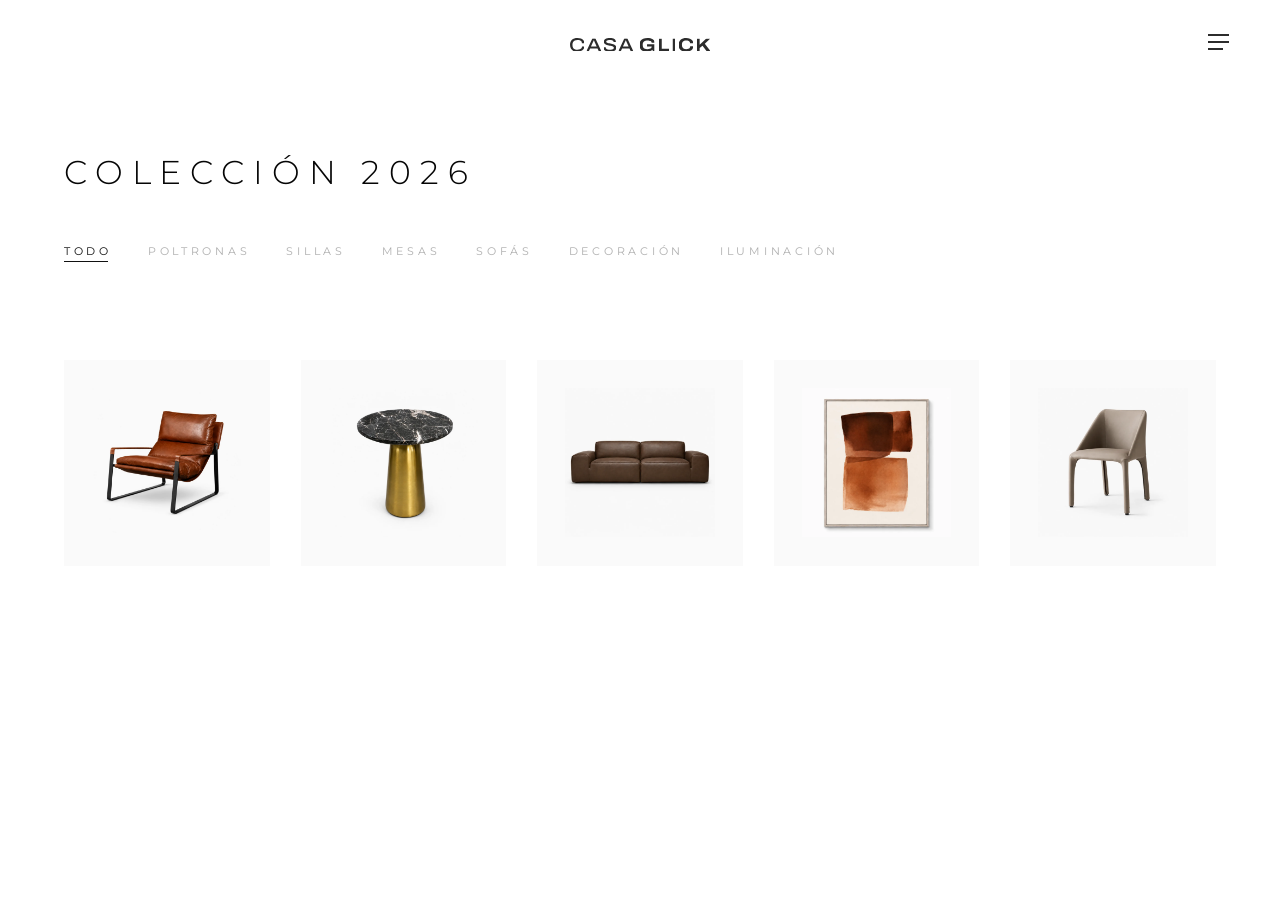
<file: furniture/productos.html>
<!DOCTYPE html>
<html lang="es">
<head>
  <meta charset="UTF-8" />
  <meta name="viewport" content="width=device-width, initial-scale=1.0" />
  <title>Productos | Casa Glick</title>
  <link rel="preconnect" href="https://fonts.googleapis.com">
  <link rel="preconnect" href="https://fonts.gstatic.com" crossorigin>
  <link href="https://fonts.googleapis.com/css2?family=Montserrat:wght@300;400;500;600&family=Cormorant+Garamond:wght@500;600&display=swap" rel="stylesheet">
  <link rel="stylesheet" href="styles.css" />
</head>
<body class="product-page">
  <header class="hero__header product-header" aria-label="Navegación principal">
    <a class="brand product-header__brand" href="index.html#inicio" aria-label="Casa Glick inicio">
      <svg class="brand__svg" aria-hidden="true" width="1174" height="114" viewBox="0 0 1174 114" fill="none" xmlns="http://www.w3.org/2000/svg">
<mask id="mask0_73_140" style="mask-type:luminance" maskUnits="userSpaceOnUse" x="0" y="0" width="1174" height="114">
<path d="M1173.44 0H0V114H1173.44V0Z" fill="white"/>
</mask>
<g mask="url(#mask0_73_140)">
<mask id="mask1_73_140" style="mask-type:luminance" maskUnits="userSpaceOnUse" x="0" y="-1" width="120" height="115">
<path d="M119.34 -0.0701904H0.134277V113.628H119.34V-0.0701904Z" fill="white"/>
</mask>
<g mask="url(#mask1_73_140)">
<mask id="mask2_73_140" style="mask-type:luminance" maskUnits="userSpaceOnUse" x="0" y="0" width="120" height="114">
<path d="M62.056 113.63C48.6684 113.63 37.3445 111.558 28.1114 107.403C18.8693 103.249 11.8973 96.9621 7.19553 88.5503C2.48475 80.1385 0.142822 69.5935 0.142822 56.9153C0.142822 38.278 5.50862 24.1576 16.2492 14.5712C26.9808 4.98483 42.1989 0.19165 61.8944 0.19165C73.0747 0.19165 82.9718 1.78937 91.6127 4.98482C100.245 8.18028 107.019 12.9217 111.945 19.2003C116.872 25.4876 119.33 33.3726 119.33 42.8467H99.2397C99.2397 36.8789 97.6874 31.9562 94.5918 28.0698C91.4961 24.1835 87.1263 21.2558 81.4823 19.2867C75.8384 17.3176 69.2522 16.333 61.7329 16.333C53.2087 16.333 45.8778 17.7667 39.7403 20.6512C33.6028 23.5271 28.8651 27.8367 25.5452 33.5885C22.2252 39.3403 20.5652 46.4826 20.5652 54.998V58.8326C20.5652 67.4603 22.2252 74.6285 25.5452 80.3198C28.8651 86.0198 33.6208 90.2776 39.8211 93.1017C46.0213 95.9258 53.433 97.3335 62.0649 97.3335C69.7009 97.3335 76.3678 96.3748 82.0656 94.4576C87.7634 92.5403 92.1601 89.6385 95.2647 85.7521C98.3604 81.8657 99.9127 76.9948 99.9127 71.1308H119.339C119.339 80.5012 116.872 88.3603 111.954 94.6994C107.028 101.038 100.281 105.78 91.7025 108.923C83.1244 112.067 73.2452 113.639 62.0739 113.639L62.056 113.63Z" fill="white"/>
</mask>
<g mask="url(#mask2_73_140)">
<mask id="mask3_73_140" style="mask-type:luminance" maskUnits="userSpaceOnUse" x="0" y="0" width="120" height="114">
<path d="M119.519 0H0V113.793H119.519V0Z" fill="white"/>
</mask>
<g mask="url(#mask3_73_140)">
<path d="M119.341 0.19165H0.135498V113.63H119.341V0.19165Z" fill="currentColor"/>
</g>
</g>
</g>
<mask id="mask4_73_140" style="mask-type:luminance" maskUnits="userSpaceOnUse" x="135" y="2" width="128" height="111">
<path d="M262.772 2.14203H135.904V112.212H262.772V2.14203Z" fill="white"/>
</mask>
<g mask="url(#mask4_73_140)">
<path d="M135.904 112.022L187.184 2.14203H211.321L262.763 112.022H240.788L229.635 87.5125H167.704L156.55 112.022H135.904ZM175.026 71.3366H222.304L208.315 40.2629C207.759 39.2007 207.068 37.6979 206.234 35.7807C205.399 33.8634 204.538 31.7993 203.649 29.6143C202.761 27.4293 201.927 25.3479 201.155 23.3702C200.374 21.3925 199.764 19.8725 199.324 18.8102H198.158C197.27 20.9434 196.238 23.4047 195.08 26.177C193.914 28.9579 192.774 31.6179 191.67 34.1829C190.558 36.7479 189.67 38.8293 189.006 40.427L175.026 71.3366Z" fill="currentColor"/>
</g>
<mask id="mask5_73_140" style="mask-type:luminance" maskUnits="userSpaceOnUse" x="278" y="-1" width="109" height="115">
<path d="M386.58 -0.0701904H278.591V113.74H386.58V-0.0701904Z" fill="white"/>
</mask>
<g mask="url(#mask5_73_140)">
<mask id="mask6_73_140" style="mask-type:luminance" maskUnits="userSpaceOnUse" x="278" y="0" width="109" height="114">
<path d="M332.922 113.741C325.609 113.741 318.691 113.18 312.149 112.066C305.617 110.943 299.829 109.078 294.787 106.469C289.744 103.861 285.787 100.363 282.907 95.9935C280.026 91.6235 278.591 86.1307 278.591 79.5239V78.168C278.591 77.6844 278.644 77.2871 278.752 76.9675H298.69C298.573 77.3907 298.493 77.9003 298.439 78.4876C298.385 79.0748 298.358 79.7398 298.358 80.4912C298.358 84.2221 299.767 87.3657 302.593 89.9221C305.42 92.4785 309.43 94.4044 314.635 95.6826C319.839 96.9607 325.878 97.5998 332.742 97.5998C336.179 97.5998 339.499 97.4444 342.711 97.1162C345.923 96.7967 348.938 96.2612 351.765 95.5185C354.591 94.7757 357.05 93.7912 359.158 92.5648C361.258 91.3385 362.918 89.8703 364.147 88.1689C365.368 86.4675 365.978 84.4898 365.978 82.253C365.978 78.9453 364.811 76.2507 362.487 74.178C360.163 72.0967 356.978 70.3953 352.931 69.0566C348.884 67.7266 344.371 66.5521 339.391 65.5417C334.411 64.5312 329.225 63.5207 323.859 62.5016C318.484 61.4912 313.307 60.213 308.327 58.6671C303.338 57.1212 298.824 55.178 294.787 52.8289C290.74 50.4885 287.555 47.5003 285.231 43.873C282.907 40.2457 281.74 35.7721 281.74 30.4348C281.74 25.7453 282.853 21.5048 285.069 17.7221C287.285 13.9394 290.578 10.7439 294.957 8.1271C299.327 5.51892 304.702 3.54118 311.073 2.21118C317.443 0.881184 324.837 0.216187 333.254 0.216187C341.123 0.216187 348.122 0.907099 354.277 2.29755C360.424 3.68801 365.601 5.70892 369.809 8.37756C374.018 11.0462 377.203 14.2935 379.365 18.1366C381.528 21.9712 382.605 26.3498 382.605 31.2466V33.6475H362.999V31.2466C362.999 28.2671 361.779 25.6762 359.347 23.4912C356.906 21.3062 353.505 19.5703 349.127 18.2921C344.748 17.0139 339.678 16.3748 333.927 16.3748C326.838 16.3748 320.934 16.9103 316.232 17.9725C311.521 19.0435 307.977 20.5635 305.599 22.5325C303.212 24.5016 302.028 26.8767 302.028 29.6489C302.028 32.4212 303.221 34.8998 305.599 36.7653C307.977 38.6307 311.189 40.1766 315.236 41.403C319.283 42.6294 323.796 43.7176 328.776 44.6762C333.756 45.6348 338.916 46.6539 344.227 47.7162C349.548 48.7871 354.726 50.0912 359.769 51.6371C364.802 53.183 369.343 55.1521 373.389 57.553C377.427 59.9539 380.613 62.968 382.946 66.5953C385.27 70.2226 386.436 74.6444 386.436 79.8694C386.436 87.9703 384.166 94.5339 379.626 99.543C375.085 104.552 368.795 108.179 360.765 110.416C352.734 112.653 343.456 113.776 332.931 113.776L332.922 113.741Z" fill="white"/>
</mask>
<g mask="url(#mask6_73_140)">
<mask id="mask7_73_140" style="mask-type:luminance" maskUnits="userSpaceOnUse" x="278" y="0" width="109" height="114">
<path d="M386.552 0H278.447V113.793H386.552V0Z" fill="white"/>
</mask>
<g mask="url(#mask7_73_140)">
<path d="M386.3 0.19165H278.589V113.743H386.3V0.19165Z" fill="currentColor"/>
</g>
</g>
</g>
<mask id="mask8_73_140" style="mask-type:luminance" maskUnits="userSpaceOnUse" x="402" y="2" width="128" height="111">
<path d="M529.168 2.14203H402.3V112.212H529.168V2.14203Z" fill="white"/>
</mask>
<g mask="url(#mask8_73_140)">
<path d="M402.3 112.022L453.58 2.14203H477.717L529.159 112.022H507.184L496.031 87.5125H434.1L422.947 112.022H402.3ZM441.422 71.3366H488.7L474.72 40.2629C474.164 39.2007 473.473 37.6979 472.639 35.7807C471.804 33.8634 470.943 31.7993 470.064 29.6143C469.175 27.4293 468.341 25.3479 467.569 23.3702C466.788 21.3925 466.178 19.8725 465.739 18.8102H464.572C463.684 20.9434 462.661 23.4047 461.494 26.177C460.328 28.9579 459.188 31.6179 458.085 34.1829C456.972 36.7479 456.084 38.8293 455.42 40.427L441.44 71.3366H441.422Z" fill="currentColor"/>
</g>
<mask id="mask9_73_140" style="mask-type:luminance" maskUnits="userSpaceOnUse" x="578" y="0" width="130" height="114">
<path d="M707.551 0.112732H578.709V113.983H707.551V0.112732Z" fill="white"/>
</mask>
<g mask="url(#mask9_73_140)">
<mask id="mask10_73_140" style="mask-type:luminance" maskUnits="userSpaceOnUse" x="578" y="0" width="130" height="114">
<path d="M641.439 113.785C620.954 113.785 605.421 109.147 594.842 99.88C584.263 90.6045 578.978 76.32 578.978 57.035C578.978 44.3482 581.607 33.7945 586.865 25.3741C592.124 16.9536 599.795 10.6405 609.872 6.42591C619.949 2.22 631.963 0.112732 645.925 0.112732C654.674 0.112732 662.785 0.941819 670.26 2.59136C677.734 4.24955 684.266 6.74547 689.857 10.105C695.447 13.4646 699.79 17.6705 702.894 22.74C705.999 27.8009 707.542 33.7427 707.542 40.5655H680.964C680.964 37.1541 680.049 34.2005 678.228 31.6959C676.397 29.1914 673.903 27.1359 670.753 25.5382C667.595 23.9405 663.97 22.74 659.869 21.9368C655.769 21.1423 651.453 20.7364 646.912 20.7364C640.604 20.7364 634.951 21.4273 629.971 22.8177C624.982 24.2082 620.72 26.3327 617.185 29.2173C613.641 32.0932 610.958 35.6427 609.127 39.8486C607.297 44.0632 606.382 49.0464 606.382 54.7982V59.1164C606.382 67.01 607.88 73.4527 610.868 78.4618C613.856 83.4709 618.208 87.1759 623.906 89.5768C629.603 91.9777 636.557 93.1695 644.75 93.1695C652.395 93.1695 658.927 92.3146 664.356 90.6132C669.784 88.9118 673.966 86.4591 676.9 83.2636C679.834 80.0682 681.296 76.225 681.296 71.7514V70.6286H642.426V51.4473H707.542V111.885H690.763L688.268 98.9386C684.5 102.35 680.265 105.148 675.563 107.333C670.852 109.518 665.675 111.142 660.031 112.204C654.387 113.266 648.177 113.802 641.43 113.802L641.439 113.785Z" fill="white"/>
</mask>
<g mask="url(#mask10_73_140)">
<mask id="mask11_73_140" style="mask-type:luminance" maskUnits="userSpaceOnUse" x="578" y="0" width="130" height="114">
<path d="M707.641 0.000305176H578.862V113.793H707.641V0.000305176Z" fill="white"/>
</mask>
<g mask="url(#mask11_73_140)">
<path d="M707.551 0.112732H578.978V113.724H707.551V0.112732Z" fill="currentColor"/>
</g>
</g>
</g>
<mask id="mask12_73_140" style="mask-type:luminance" maskUnits="userSpaceOnUse" x="738" y="1" width="93" height="111">
<path d="M830.166 1.80505H738.086V111.996H830.166V1.80505Z" fill="white"/>
</mask>
<g mask="url(#mask12_73_140)">
<mask id="mask13_73_140" style="mask-type:luminance" maskUnits="userSpaceOnUse" x="738" y="2" width="93" height="110">
<path d="M738.355 111.842V2.065H765.086V90.1041H830.166V111.842H738.355Z" fill="white"/>
</mask>
<g mask="url(#mask13_73_140)">
<mask id="mask14_73_140" style="mask-type:luminance" maskUnits="userSpaceOnUse" x="738" y="1" width="93" height="111">
<path d="M830.175 1.86438H738.221V111.926H830.175V1.86438Z" fill="white"/>
</mask>
<g mask="url(#mask14_73_140)">
<path d="M830.166 2.065H738.355V111.738H830.166V2.065Z" fill="currentColor"/>
</g>
</g>
</g>
<mask id="mask15_73_140" style="mask-type:luminance" maskUnits="userSpaceOnUse" x="852" y="2" width="27" height="110">
<path d="M878.977 2.06409H852.247V111.841H878.977V2.06409Z" fill="white"/>
</mask>
<g mask="url(#mask15_73_140)">
<mask id="mask16_73_140" style="mask-type:luminance" maskUnits="userSpaceOnUse" x="852" y="1" width="28" height="111">
<path d="M879.059 1.86499H852.14V111.927H879.059V1.86499Z" fill="white"/>
</mask>
<g mask="url(#mask16_73_140)">
<path d="M878.978 2.06372H852.248V111.797H878.978V2.06372Z" fill="currentColor"/>
</g>
</g>
<mask id="mask17_73_140" style="mask-type:luminance" maskUnits="userSpaceOnUse" x="905" y="0" width="124" height="114">
<path d="M1028.13 0.112732H905.743V113.759H1028.13V0.112732Z" fill="white"/>
</mask>
<g mask="url(#mask17_73_140)">
<mask id="mask18_73_140" style="mask-type:luminance" maskUnits="userSpaceOnUse" x="906" y="0" width="122" height="114">
<path d="M969.452 113.748C955.615 113.748 943.986 111.667 934.574 107.513C925.161 103.359 918.055 97.0713 913.236 88.6508C908.418 80.2304 906.013 69.6336 906.013 56.8431C906.013 38.1972 911.468 24.0767 922.371 14.4904C933.273 4.89536 948.912 0.102173 969.281 0.102173C980.686 0.102173 990.789 1.81218 999.592 5.21491C1008.39 8.62628 1015.29 13.6094 1020.27 20.1558C1025.25 26.7108 1027.74 34.7772 1027.74 44.3722H1001.33C1001.33 39.2595 999.977 34.9672 997.259 31.504C994.549 28.0408 990.78 25.3808 985.971 23.5154C981.152 21.6499 975.535 20.7172 969.12 20.7172C961.367 20.7172 954.835 22.0472 949.523 24.7158C944.211 27.3758 940.191 31.2449 937.481 36.3058C934.771 41.3667 933.416 47.4726 933.416 54.6063V59.0799C933.416 66.3258 934.771 72.4836 937.481 77.5445C940.191 82.6054 944.211 86.4744 949.523 89.1344C954.835 91.8031 961.367 93.1331 969.12 93.1331C975.867 93.1331 981.708 92.2522 986.635 90.499C991.561 88.7372 995.383 86.1031 998.093 82.5881C1000.8 79.0731 1002.17 74.8154 1002.17 69.7976H1027.9C1027.9 79.2804 1025.43 87.2777 1020.51 93.7722C1015.58 100.275 1008.74 105.233 1000 108.635C991.256 112.047 981.071 113.748 969.452 113.748Z" fill="white"/>
</mask>
<g mask="url(#mask18_73_140)">
<mask id="mask19_73_140" style="mask-type:luminance" maskUnits="userSpaceOnUse" x="905" y="0" width="124" height="114">
<path d="M1028.08 0H905.977V113.793H1028.08V0Z" fill="white"/>
</mask>
<g mask="url(#mask19_73_140)">
<path d="M1027.87 0.112427H906.013V113.758H1027.87V0.112427Z" fill="currentColor"/>
</g>
</g>
</g>
<mask id="mask20_73_140" style="mask-type:luminance" maskUnits="userSpaceOnUse" x="1054" y="1" width="120" height="111">
<path d="M1173.37 1.80505H1054.33V111.953H1173.37V1.80505Z" fill="white"/>
</mask>
<g mask="url(#mask20_73_140)">
<mask id="mask21_73_140" style="mask-type:luminance" maskUnits="userSpaceOnUse" x="1054" y="2" width="120" height="110">
<path d="M1054.33 111.842V2.065H1081.07V55.4291L1138.67 2.065H1172.37L1124.06 47.1209L1173.37 111.842H1140.66L1104.97 63.7373L1081.07 83.0741V111.842H1054.33Z" fill="white"/>
</mask>
<g mask="url(#mask21_73_140)">
<mask id="mask22_73_140" style="mask-type:luminance" maskUnits="userSpaceOnUse" x="1054" y="1" width="120" height="111">
<path d="M1173.44 1.86438H1054.14V111.926H1173.44V1.86438Z" fill="white"/>
</mask>
<g mask="url(#mask22_73_140)">
<path d="M1173.37 2.065H1054.33V111.954H1173.37V2.065Z" fill="currentColor"/>
</g>
</g>
</g>
</g>
</svg>

    </a>
  </header>

  <button class="menu-toggle menu-toggle--global" type="button" aria-label="Abrir menú" aria-expanded="false" aria-controls="site-menu">
    <span></span>
    <span></span>
    <span></span>
  </button>

  <nav class="site-menu" id="site-menu" aria-hidden="true">
    <div class="site-menu__panel">
      <button class="site-menu__close" type="button" aria-label="Cerrar menú">
        <span></span>
        <span></span>
      </button>
      <a href="index.html#inicio">Inicio</a>
      <a href="productos.html?filter=todo">Productos</a>
      <a href="index.html#about">Nosotros</a>
    </div>
  </nav>

  <main class="products-page" aria-labelledby="products-page-title">
    <section class="products-page__inner">
      <h1 id="products-page-title">COLECCIÓN 2026</h1>

      <nav class="products-filter" aria-label="Filtrar productos por categoría">
        <button class="products-filter__item is-active" type="button" data-filter="todo">Todo</button>
        <button class="products-filter__item" type="button" data-filter="poltronas">Poltronas</button>
        <button class="products-filter__item" type="button" data-filter="sillas">Sillas</button>
        <button class="products-filter__item" type="button" data-filter="mesas">Mesas</button>
        <button class="products-filter__item" type="button" data-filter="sofas">Sofás</button>
        <button class="products-filter__item" type="button" data-filter="decoracion">Decoración</button>
        <button class="products-filter__item" type="button" data-filter="iluminacion">Iluminación</button>
      </nav>

      <div class="products-picker" aria-label="Filtrar productos por categoría en móvil">
        <div class="products-picker__control" data-products-custom-picker>
          <select id="products-category-picker" class="products-picker__select" aria-hidden="true" tabindex="-1">
            <option value="todo">Todo</option>
            <option value="poltronas">Poltronas</option>
            <option value="sillas">Sillas</option>
            <option value="mesas">Mesas</option>
            <option value="sofas">Sofás</option>
            <option value="decoracion">Decoración</option>
            <option value="iluminacion">Iluminación</option>
          </select>
          <button class="products-picker__button" type="button" aria-haspopup="listbox" aria-expanded="false" aria-controls="products-category-menu">
            <span class="products-picker__value">Todo</span>
            <span class="products-picker__chevron" aria-hidden="true"></span>
          </button>
          <div class="products-picker__menu" id="products-category-menu" role="listbox" tabindex="-1">
            <button class="products-picker__option is-selected" type="button" role="option" aria-selected="true" data-value="todo">Todo</button>
            <button class="products-picker__option" type="button" role="option" aria-selected="false" data-value="poltronas">Poltronas</button>
            <button class="products-picker__option" type="button" role="option" aria-selected="false" data-value="sillas">Sillas</button>
            <button class="products-picker__option" type="button" role="option" aria-selected="false" data-value="mesas">Mesas</button>
            <button class="products-picker__option" type="button" role="option" aria-selected="false" data-value="sofas">Sofás</button>
            <button class="products-picker__option" type="button" role="option" aria-selected="false" data-value="decoracion">Decoración</button>
            <button class="products-picker__option" type="button" role="option" aria-selected="false" data-value="iluminacion">Iluminación</button>
          </div>
        </div>
      </div>

      <div class="products-list" aria-live="polite">
        <article class="product-card" data-category="poltronas">
          <a class="product-card__link" href="producto.html?product=poltrona-model" aria-label="Ver detalle de poltrona Model">
            <img src="assets/category-poltrona.webp" alt="Poltrona de piel café Casa Glick" loading="lazy" />
            <span class="product-card__meta">
              <strong>HT-12</strong>
              <small>Poltronas</small>
            </span>
          </a>
        </article>
        <article class="product-card" data-category="mesas">
          <a class="product-card__link" href="producto.html?product=mesa-lateral" aria-label="Ver detalle de mesa lateral">
            <img src="assets/category-mesas.webp" alt="Mesa lateral con cubierta de mármol Casa Glick" loading="lazy" />
            <span class="product-card__meta">
              <strong>Mesa lateral</strong>
              <small>Mesas</small>
            </span>
          </a>
        </article>
        <article class="product-card" data-category="sofas">
          <a class="product-card__link" href="producto.html?product=sofa-cafe" aria-label="Ver detalle de sofá contemporáneo">
            <img src="assets/category-sofas.webp" alt="Sofá contemporáneo de piel café Casa Glick" loading="lazy" />
            <span class="product-card__meta">
              <strong>Sofá café</strong>
              <small>Sofás</small>
            </span>
          </a>
        </article>
        <article class="product-card" data-category="decoracion">
          <a class="product-card__link" href="producto.html?product=arte-tonos-calidos" aria-label="Ver detalle de decoración">
            <img src="assets/category-decoracion.webp" alt="Cuadro decorativo en tonos cálidos Casa Glick" loading="lazy" />
            <span class="product-card__meta">
              <strong>Arte tonos cálidos</strong>
              <small>Decoración</small>
            </span>
          </a>
        </article>
        <article class="product-card" data-category="sillas">
          <a class="product-card__link" href="producto.html?product=silla-tapizada" aria-label="Ver detalle de silla tapizada">
            <img src="assets/category-sillas.webp" alt="Silla tapizada Casa Glick" loading="lazy" />
            <span class="product-card__meta">
              <strong>Silla tapizada</strong>
              <small>Sillas</small>
            </span>
          </a>
        </article>
      </div>
    </section>
  </main>

  <script src="script.js"></script>
</body>
</html>
</file>
<file: furniture/styles.css>
:root {
  --bg: #e7e7e7;
  --ink: #2c2c2c;
  --muted: #5d5d5a;
  --line: rgba(44, 44, 44, 0.26);
  --white: #ffffff;
  --product-offset-y: 100px;
  --button-offset-y: 50px;
}

* {
  box-sizing: border-box;
}

html {
  scroll-behavior: smooth;
  scroll-snap-type: y proximity;
}

body {
  margin: 0;
  background: #e7e7e7;
  color: var(--ink);
  font-family: "Montserrat", system-ui, -apple-system, BlinkMacSystemFont, "Segoe UI", sans-serif;
}

a {
  color: inherit;
  text-decoration: none;
}

.hero {
  position: relative;
  min-height: 100svh;
  display: grid;
  grid-template-rows: 1fr;
  scroll-snap-align: start;
  overflow: hidden;
  background: var(--bg);
}

.hero__header {
  width: 100%;
  height: clamp(72px, 7vw, 92px);
  display: flex;
  align-items: center;
  justify-content: center;
  position: fixed;
  inset: 0 0 auto 0;
  padding: 0 clamp(24px, 4vw, 54px);
  z-index: 120;
  background: rgba(231, 231, 231, 0.66);
  backdrop-filter: blur(18px);
  -webkit-backdrop-filter: blur(18px);
}

.brand {
  font-size: clamp(27px, 3.1vw, 34px);
  line-height: 1;
  letter-spacing: 0.055em;
  font-weight: 600;
}

.hero__content {
  width: min(100%, 1080px);
  margin: 0 auto;
  padding: clamp(54px, 7vw, 82px) 24px clamp(42px, 6vw, 70px);
  display: flex;
  flex-direction: column;
  align-items: center;
  justify-content: center;
}

.hero__title {
  position: relative;
  z-index: 2;
  margin: 0;
  text-align: center;
  font-family: "Cormorant Garamond", Georgia, serif;
  text-transform: uppercase;
  color: var(--ink);
  font-weight: 600;
  line-height: 0.82;
  letter-spacing: -0.018em;
}

.hero__title span {
  display: block;
  font-size: clamp(38px, 4.2vw, 56px);
  letter-spacing: 0.005em;
}

.hero__title strong {
  display: block;
  margin-top: -0.02em;
  font-size: clamp(64px, 8.7vw, 116px);
  font-weight: 600;
  letter-spacing: 0.012em;
}

.hero__product {
  width: min(76vw, 745px);
  margin: clamp(20px, 3.4vw, 34px) 0 clamp(34px, 4.8vw, 54px);
  position: relative;
  top: var(--product-offset-y);
}

.hero__product img {
  display: block;
  width: 100%;
  height: auto;
  object-fit: contain;
}

.hero__button {
  position: relative;
  top: var(--button-offset-y);
  display: inline-flex;
  align-items: center;
  justify-content: center;
  min-width: 228px;
  min-height: 48px;
  padding: 15px 28px;
  border: 1px solid var(--ink);
  background: transparent;
  color: var(--ink);
  text-transform: uppercase;
  font-size: 12px;
  font-weight: 500;
  letter-spacing: 0.42em;
  transition: background 220ms ease, color 220ms ease, transform 220ms ease;
}

.hero__button:hover {
  background: var(--ink);
  color: var(--white);
  transform: translateY(-2px);
}

.menu-toggle {
  position: fixed;
  right: clamp(24px, 4vw, 54px);
  top: clamp(24px, 3.2vw, 34px);
  width: 21px;
  height: 16px;
  z-index: 140;
  border: 0;
  padding: 0;
  background: transparent;
  color: var(--ink);
  display: inline-flex;
  flex-direction: column;
  justify-content: space-between;
  cursor: pointer;
}

.menu-toggle span {
  display: block;
  width: 100%;
  height: 2px;
  background: currentColor;
  transform-origin: center;
  transition: transform 520ms cubic-bezier(0.16, 1, 0.3, 1), opacity 320ms ease, width 320ms ease;
}

.menu-toggle span:nth-child(3) {
  width: 74%;
}

body.menu-open .menu-toggle span:nth-child(1) {
  transform: translateY(7px) rotate(45deg);
}

body.menu-open .menu-toggle span:nth-child(2) {
  opacity: 0;
}

body.menu-open .menu-toggle span:nth-child(3) {
  width: 100%;
  transform: translateY(-7px) rotate(-45deg);
}

.site-menu {
  position: fixed;
  inset: 0;
  z-index: 110;
  pointer-events: none;
  background: rgba(231, 231, 231, 0);
  transition: background 520ms ease;
}

.site-menu__panel {
  position: absolute;
  top: 0;
  right: 0;
  width: min(420px, 100%);
  min-height: 100%;
  padding: clamp(118px, 12vw, 150px) clamp(28px, 5vw, 56px) 48px;
  background: rgba(231, 231, 231, 0.82);
  backdrop-filter: blur(22px);
  -webkit-backdrop-filter: blur(22px);
  border-left: 1px solid rgba(44, 44, 44, 0.12);
  transform: translateX(100%);
  transition: transform 720ms cubic-bezier(0.16, 1, 0.3, 1);
  display: flex;
  flex-direction: column;
  gap: 50px;
}

.site-menu__panel a {
  font-family: "Montserrat", system-ui, -apple-system, BlinkMacSystemFont, "Segoe UI", sans-serif;
  font-size: clamp(12px, 1.3vw, 16px);
  line-height: 1;
  text-transform: uppercase;
  letter-spacing: 0.24em;
  transition: color 220ms ease, transform 220ms ease;
}

.site-menu__panel a:hover {
  color: #c38f43;
  transform: translateX(4px);
}


body.menu-open {
  overflow: hidden;
}

body.menu-open .site-menu {
  pointer-events: auto;
  background: rgba(44, 44, 44, 0.12);
}

body.menu-open .site-menu__panel {
  transform: translateX(0);
}

.scroll-section {
  min-height: 100svh;
  scroll-snap-align: start;
  transition: opacity 1100ms cubic-bezier(0.16, 1, 0.3, 1), transform 1100ms cubic-bezier(0.16, 1, 0.3, 1);
  will-change: opacity, transform;
}


.section-reveal {
  opacity: 0;
  transform: translateY(74px);
  transition: opacity 1600ms cubic-bezier(0.16, 1, 0.3, 1), transform 1600ms cubic-bezier(0.16, 1, 0.3, 1);
  will-change: opacity, transform;
}

.section-reveal--delay {
  transition-delay: 220ms;
}

.scroll-section.is-visible-section .section-reveal {
  opacity: 1;
  transform: translateY(0);
}


.products {
  min-height: 100svh;
  padding: clamp(118px, 11vw, 145px) clamp(24px, 7vw, 92px) clamp(64px, 7vw, 90px);
  background: var(--bg);
  color: var(--ink);
  display: flex;
  flex-direction: column;
  justify-content: center;
}

.products__intro {
  width: min(100%, 620px);
  margin: 0 auto;
  text-align: center;
}


.products__intro h2 {
  margin: 0;
  font-family: "Cormorant Garamond", Georgia, serif;
  font-size: clamp(32px, 3.2vw, 42px);
  line-height: 1.05;
  font-weight: 600;
  color: var(--ink);
}

.products__intro p {
  max-width: 540px;
  margin: 24px auto 0;
  color: rgba(44, 44, 44, 0.48);
  line-height: 1.55;
  font-size: 14px;
}

.products__grid {
  width: min(100%, 980px);
  margin: clamp(144px, 13.5vw, 176px) auto 0;
  display: grid;
  grid-template-columns: repeat(4, minmax(0, 1fr));
  gap: clamp(28px, 3.2vw, 40px);
}

.product-category {
  display: block;
  text-align: center;
  outline-offset: 8px;
}

.product-category__media {
  display: block;
  aspect-ratio: 1 / 1;
  overflow: hidden;
  background: #e5e5e5;
}

.product-category__media img {
  display: block;
  width: 100%;
  height: 100%;
  object-fit: cover;
  transition: transform 700ms cubic-bezier(0.16, 1, 0.3, 1), filter 700ms cubic-bezier(0.16, 1, 0.3, 1);
}

.product-category__title {
  display: block;
  margin-top: 20px;
  text-transform: uppercase;
  letter-spacing: 0.32em;
  font-size: 13px;
  font-weight: 500;
  color: #121212;
  transition: color 220ms ease, transform 220ms ease;
}

.product-category:hover .product-category__media img {
  transform: scale(1.045);
  filter: contrast(1.02);
}

.product-category:hover .product-category__title {
  color: #c38f43;
  transform: translateY(-1px);
}

@media (max-width: 760px) {
  .hero {
    min-height: 100svh;
  }

  .hero__header {
    padding-top: 31px;
  }

  .menu-toggle {
    width: 17px;
    height: 13px;
    top: 24px;
    right: 24px;
  }

  body.menu-open .menu-toggle span:nth-child(1) {
    transform: translateY(5.5px) rotate(45deg);
  }

  body.menu-open .menu-toggle span:nth-child(3) {
    transform: translateY(-5.5px) rotate(-45deg);
  }

  .brand {
    font-size: 25px;
  }

  .hero__content {
    justify-content: start;
    padding-top: clamp(82px, 18vh, 128px);
    padding-bottom: 64px;
  }

  .hero__title span {
    font-size: clamp(31px, 9.3vw, 42px);
  }

  .hero__title strong {
    font-size: clamp(54px, 15.8vw, 76px);
  }

  .hero__product {
    width: min(96vw, 500px);
    margin-top: 42px;
    margin-bottom: 70px;
    margin-left: auto;
    margin-right: auto;
    display: flex;
    justify-content: center;
  }

  .hero__button {
    min-width: 216px;
    font-size: 11px;
    letter-spacing: 0.36em;
  }

  .products {
    min-height: 100svh;
    padding: 104px 22px 64px;
  }

  .products__intro p {
    font-size: 13px;
  }

  .products__grid {
    grid-template-columns: repeat(2, minmax(0, 1fr));
    gap: 34px 18px;
    margin-top: 108px;
  }

  .product-category__title {
    margin-top: 15px;
    font-size: 10px;
    letter-spacing: 0.28em;
  }
}

@media (max-width: 420px) {
  .hero__content {
    padding-inline: 16px;
  }

  .hero__title strong {
    font-size: clamp(48px, 15vw, 64px);
  }

  .hero__product {
    width: 104vw;
    max-width: 430px;
    margin-top: 46px;
    margin-bottom: 76px;
    transform: translateX(-1.5vw);
  }

  .products {
    padding-inline: 18px;
  }


  .products__intro h2 {
    font-size: 31px;
  }

  .products__grid {
    gap: 30px 14px;
  }
}

/* Entrada del hero */
.brand,
.reveal {
  opacity: 0;
  transform: translateY(34px);
  will-change: opacity, transform;
}

.hero.is-visible .brand {
  animation: heroRise 1600ms cubic-bezier(0.16, 1, 0.3, 1) 120ms forwards;
}

.hero.is-visible .reveal--title {
  animation: heroRise 1800ms cubic-bezier(0.16, 1, 0.3, 1) 360ms forwards;
}

.hero.is-visible .reveal--product {
  animation: productRise 2300ms cubic-bezier(0.16, 1, 0.3, 1) 760ms forwards;
}

.hero.is-visible .reveal--button {
  animation: heroRise 1700ms cubic-bezier(0.16, 1, 0.3, 1) 1250ms forwards;
}

@keyframes heroRise {
  from {
    opacity: 0;
    transform: translateY(42px);
  }

  to {
    opacity: 1;
    transform: translateY(0);
  }
}

@keyframes productRise {
  from {
    opacity: 0;
    transform: translateY(76px) scale(0.982);
  }

  to {
    opacity: 1;
    transform: translateY(0) scale(1);
  }
}

@media (prefers-reduced-motion: reduce) {
  .brand,
  .reveal,
  .section-reveal,
  .scroll-section {
    opacity: 1;
    transform: none;
    animation: none !important;
    transition: none !important;
  }
}

.brand {
  display: inline-flex;
  width: clamp(105px, 11vw, 145px);
  color: var(--ink);
}

.brand__svg {
  display: block;
  width: 100%;
  height: auto;
}

/* Ocultado suave por dirección/posición */
.hero__content,
.scroll-section .section-reveal {
  transition: opacity 1600ms cubic-bezier(0.16, 1, 0.3, 1), transform 1600ms cubic-bezier(0.16, 1, 0.3, 1);
  will-change: opacity, transform;
}

.scroll-section.is-before .section-reveal,
.hero.scroll-section.is-before .hero__content {
  opacity: 0;
  transform: translateY(-92px);
  pointer-events: none;
}

.scroll-section.is-after .section-reveal,
.hero.scroll-section.is-after .hero__content {
  opacity: 0;
  transform: translateY(92px);
  pointer-events: none;
}

.scroll-section.is-visible-section .section-reveal,
.hero.scroll-section.is-visible-section .hero__content {
  opacity: 1;
  transform: translateY(0);
  pointer-events: auto;
}

@media (max-width: 760px) {
  .hero__header {
    height: 76px;
    padding-top: 0;
  }

  .menu-toggle span {
    height: 2px;
  }

  .site-menu__panel a {
    font-size: 12px;
  }
}


/* Ajustes v4 */
.hero__header {
  position: fixed;
  top: 0;
  left: 0;
  right: 0;
  z-index: 300;
  transform: translateZ(0);
}

.brand {
  opacity: 1;
  transform: none;
  animation: none !important;
}

.site-menu {
  z-index: 260;
}

.menu-toggle {
  z-index: 340;
}


body.menu-open .brand {
  opacity: 1;
  transform: none;
}


/* Ajustes v6: transicion de bloques mas suave y menu simplificado */
.site-menu__panel {
  gap: 0;
  justify-content: center;
}

.site-menu__panel a {
  margin: 0 0 100px;
}

.site-menu__panel a:last-child {
  margin-bottom: 0;
}

/* Evita el ocultado brusco por clases anteriores */
.scroll-section.is-before .section-reveal,
.scroll-section.is-after .section-reveal,
.scroll-section.is-visible-section .section-reveal,
.hero.scroll-section.is-before .hero__content,
.hero.scroll-section.is-after .hero__content,
.hero.scroll-section.is-visible-section .hero__content {
  opacity: var(--section-opacity, 1);
  transform: translate3d(0, var(--section-shift, 0px), 0);
  pointer-events: auto;
}

.hero__content,
.scroll-section .section-reveal {
  opacity: var(--section-opacity, 0);
  transform: translate3d(0, var(--section-shift, 44px), 0);
  transition:
    opacity 1800ms cubic-bezier(0.16, 1, 0.3, 1),
    transform 1800ms cubic-bezier(0.16, 1, 0.3, 1);
  will-change: opacity, transform;
}

.products__grid {
  margin-top: clamp(216px, 20.25vw, 264px);
}

@media (max-width: 760px) {
  .products__grid {
    margin-top: 162px;
  }

  .site-menu__panel {
    align-items: flex-start;
  }

  .site-menu__panel a {
    margin-bottom: 72px;
  }
}

/* Ajustes v7: elimina overlay fantasma y mejora salida vertical */
.site-menu {
  visibility: hidden;
  opacity: 0;
  background: transparent !important;
  transition: opacity 520ms ease, visibility 0ms linear 520ms;
}

body.menu-open .site-menu {
  visibility: visible;
  opacity: 1;
  background: rgba(44, 44, 44, 0.08) !important;
  transition: opacity 520ms ease, visibility 0ms linear 0ms;
}

.hero__content,
.section-motion-content {
  opacity: var(--motion-opacity, 1) !important;
  transform: translate3d(0, var(--motion-y, 0px), 0) !important;
  transition: opacity 460ms cubic-bezier(0.16, 1, 0.3, 1), transform 460ms cubic-bezier(0.16, 1, 0.3, 1) !important;
  will-change: opacity, transform;
}

.products__motion {
  width: 100%;
}

/* Desactiva reglas anteriores que movian cada elemento por separado */
.scroll-section .section-reveal,
.scroll-section.is-before .section-reveal,
.scroll-section.is-after .section-reveal,
.scroll-section.is-visible-section .section-reveal {
  opacity: 1 !important;
  transform: none !important;
  pointer-events: auto;
}

/* Mas aire entre texto y categorias */
.products__grid {
  margin-top: clamp(252px, 24vw, 312px) !important;
}

@media (max-width: 760px) {
  .products__grid {
    margin-top: 190px !important;
  }
}

/* Ajustes v8 */
.products__grid {
  margin-top: clamp(176px, 16.8vw, 218px) !important;
}

.site-menu {
  background: transparent !important;
  transition: opacity 520ms cubic-bezier(0.16, 1, 0.3, 1), visibility 0ms linear 520ms !important;
}

.site-menu__panel {
  background: #e7e7e7 !important;
  color: var(--ink);
  box-shadow: -24px 0 80px rgba(44, 44, 44, 0.08);
  transition: transform 720ms cubic-bezier(0.16, 1, 0.3, 1) !important;
}

body.menu-open .site-menu {
  background: rgba(231, 231, 231, 0.08) !important;
  backdrop-filter: none;
  -webkit-backdrop-filter: none;
}

main {
  transition: filter 720ms cubic-bezier(0.16, 1, 0.3, 1), transform 720ms cubic-bezier(0.16, 1, 0.3, 1);
  will-change: filter, transform;
}

body.menu-open main {
  filter: blur(9px);
  transform: scale(0.992);
}

.hero__content,
.section-motion-content {
  transition: opacity 900ms cubic-bezier(0.16, 1, 0.3, 1), transform 900ms cubic-bezier(0.16, 1, 0.3, 1) !important;
}

@media (max-width: 760px) {
  .products__grid {
    margin-top: 133px !important;
  }

  body.menu-open main {
    filter: blur(7px);
  }
}

/* Ajustes v9 */
:root {
  --bg: #ffffff;
  --white: #ffffff;
}

html,
body,
.hero,
.products,
main {
  background: #ffffff !important;
}

.hero__header {
  background: rgba(255, 255, 255, 0.72) !important;
  backdrop-filter: blur(18px) saturate(1.08);
  -webkit-backdrop-filter: blur(18px) saturate(1.08);
}

.products__grid {
  margin-top: clamp(132px, 12.6vw, 164px) !important;
}

.product-category__media {
  background: #fafafa !important;
}

.site-menu {
  background: transparent !important;
  opacity: 1 !important;
  visibility: visible !important;
  pointer-events: none;
  transition: none !important;
}

.site-menu__panel {
  background: #ffffff !important;
  border-left: 0 !important;
  box-shadow: none !important;
  opacity: 0;
  transform: translate3d(100%, 0, 0);
  transition:
    transform 560ms cubic-bezier(0.16, 1, 0.3, 1),
    opacity 260ms ease !important;
  will-change: transform, opacity;
}

body.menu-open .site-menu {
  pointer-events: auto;
  background: transparent !important;
  backdrop-filter: none !important;
  -webkit-backdrop-filter: none !important;
}

body.menu-open .site-menu__panel {
  opacity: 1;
  transform: translate3d(0, 0, 0);
}

body.menu-open main {
  filter: blur(9px) brightness(0.96);
  transform: scale(0.992);
}

@media (max-width: 760px) {
  .products__grid {
    margin-top: 100px !important;
  }

  .site-menu__panel {
    width: min(330px, 86vw);
  }

  body.menu-open main {
    filter: blur(7px) brightness(0.96);
  }
}

/* About */
.about {
  min-height: 100svh;
  background: #ffffff;
  color: var(--ink);
  scroll-snap-align: start;
  overflow: hidden;
}

.about__motion {
  min-height: 100svh;
  display: grid;
  grid-template-columns: minmax(0, 1.15fr) minmax(360px, 0.85fr);
  align-items: stretch;
}

.about__media {
  margin: 0;
  min-height: 100svh;
  overflow: hidden;
  background: #fafafa;
}

.about__media img {
  display: block;
  width: 100%;
  height: 100%;
  min-height: 100svh;
  object-fit: cover;
}

.about__content {
  min-height: 100svh;
  display: flex;
  flex-direction: column;
  justify-content: center;
  padding: clamp(108px, 11vw, 150px) clamp(52px, 8vw, 84px) clamp(70px, 8vw, 100px);
  max-width: 560px;
}

.about__content h2 {
  margin: 0 0 26px;
  font-family: "Cormorant Garamond", Georgia, serif;
  font-size: clamp(40px, 4vw, 56px);
  line-height: 0.96;
  font-weight: 500;
  letter-spacing: 0.06em;
  text-transform: uppercase;
  color: #222222;
}

.about__content p {
  margin: 0 0 24px;
  font-size: clamp(14px, 1.15vw, 16px);
  line-height: 1.55;
  letter-spacing: 0.02em;
  color: rgba(30, 30, 30, 0.78);
  text-align: justify;
}

.about__link {
  width: fit-content;
  margin-top: 30px;
  display: inline-flex;
  align-items: center;
  gap: 22px;
  border-bottom: 1px solid rgba(30, 30, 30, 0.48);
  padding-bottom: 8px;
  text-transform: uppercase;
  font-size: 10px;
  line-height: 1;
  letter-spacing: 0.08em;
  color: rgba(30, 30, 30, 0.7);
  transition: color 220ms ease, border-color 220ms ease, gap 220ms ease;
}

.about__link:hover {
  color: #c38f43;
  border-color: rgba(195, 143, 67, 0.7);
  gap: 28px;
}

/* Ajuste adicional: productos mas compacto */
.products__grid {
  margin-top: clamp(99px, 9.45vw, 123px) !important;
}

@media (max-width: 900px) {
  .about__motion {
    grid-template-columns: 1fr;
  }

  .about__media {
    min-height: 48svh;
    height: 48svh;
  }

  .about__media img {
    min-height: 48svh;
  }

  .about__content {
    min-height: 52svh;
    max-width: none;
    padding: 54px 26px 70px;
  }
}

@media (max-width: 760px) {
  .products__grid {
    margin-top: 75px !important;
  }

  .about__media {
    height: 48svh;
    min-height: 48svh;
  }

  .about__content {
    padding: 48px 24px 64px;
  }

  .about__content h2 {
    font-size: 38px;
    margin-bottom: 24px;
  }

  .about__content p {
    font-size: 14px;
    line-height: 1.58;
  }
}

/* Ajustes v10: transicion de secciones + About 50/50 */
.hero__content,
.section-motion-content {
  opacity: var(--motion-opacity, 0) !important;
  transform: translate3d(0, var(--motion-y, 70px), 0) !important;
  transition:
    opacity 820ms cubic-bezier(0.16, 1, 0.3, 1),
    transform 820ms cubic-bezier(0.16, 1, 0.3, 1) !important;
  will-change: opacity, transform;
}

.hero.is-visible .hero__content {
  opacity: var(--motion-opacity, 1) !important;
}

.about {
  min-height: 100svh !important;
  height: 100svh;
  background: #ffffff !important;
  color: #1C1A1A !important;
  overflow: hidden;
}

.about__motion {
  min-height: 100svh !important;
  height: 100svh;
  display: grid !important;
  grid-template-columns: 1fr 1fr !important;
  align-items: stretch !important;
}

.about__media {
  margin: 0 !important;
  height: 100svh !important;
  min-height: 100svh !important;
  overflow: hidden !important;
  background: #fafafa !important;
}

.about__media img {
  width: 100% !important;
  height: 100% !important;
  min-height: 0 !important;
  object-fit: cover !important;
  object-position: center center !important;
  display: block !important;
}

.about__content {
  min-height: 100svh !important;
  height: 100svh !important;
  width: 100% !important;
  max-width: none !important;
  display: flex !important;
  flex-direction: column !important;
  justify-content: center !important;
  align-items: flex-start !important;
  padding: clamp(90px, 9vw, 130px) clamp(66px, 8vw, 116px) clamp(74px, 8vw, 110px) !important;
  color: #1C1A1A !important;
}

.about__content h2 {
  color: #1C1A1A !important;
  font-size: clamp(37px, 3.5vw, 50px) !important;
  margin: 0 0 26px !important;
}

.about__content p {
  max-width: 525px;
  color: #1C1A1A !important;
  font-size: clamp(10.5px, 0.86vw, 12px) !important;
  line-height: 1.58 !important;
  letter-spacing: 0.025em !important;
  text-align: justify !important;
  margin: 0 0 22px !important;
}

.about__link {
  color: #1C1A1A !important;
  border-bottom-color: rgba(28, 26, 26, 0.48) !important;
}

@media (max-width: 900px) {
  .about {
    height: auto;
    min-height: 100svh !important;
    overflow: visible;
  }

  .about__motion {
    height: auto;
    min-height: 100svh !important;
    grid-template-columns: 1fr !important;
  }

  .about__media {
    height: 50svh !important;
    min-height: 50svh !important;
  }

  .about__content {
    height: auto !important;
    min-height: 50svh !important;
    padding: 56px 26px 72px !important;
    align-items: flex-start !important;
  }

  .about__content p {
    font-size: 12px !important;
  }
}

/* Ajustes v11: fade real en scroll, about mas centrado e imagenes finales */
html {
  scroll-snap-type: y proximity;
}

.hero__content,
.section-motion-content {
  opacity: var(--motion-opacity, 0) !important;
  transform: translate3d(0, var(--motion-y, 70px), 0) !important;
  transition:
    opacity 520ms linear,
    transform 980ms cubic-bezier(0.16, 1, 0.3, 1) !important;
  will-change: opacity, transform;
}

.product-category__media {
  background: #fafafa !important;
}

.product-category__media img {
  object-fit: contain !important;
  padding: clamp(18px, 2.4vw, 32px);
}

.about__content {
  align-items: center !important;
  padding-left: clamp(52px, 6vw, 88px) !important;
  padding-right: clamp(52px, 6vw, 88px) !important;
}

.about__content h2,
.about__content p,
.about__link {
  width: min(100%, 430px) !important;
}

.about__content h2 {
  margin-bottom: 24px !important;
}

.about__content p {
  max-width: 430px !important;
  font-size: clamp(10px, 0.82vw, 11.5px) !important;
  line-height: 1.56 !important;
  margin-bottom: 20px !important;
}

.about__link {
  margin-top: 54px !important;
}

@media (max-width: 900px) {
  .about__content {
    align-items: center !important;
    padding-left: 28px !important;
    padding-right: 28px !important;
  }

  .about__content h2,
  .about__content p,
  .about__link {
    width: min(100%, 440px) !important;
  }

  .about__link {
    margin-top: 42px !important;
  }
}

@media (max-width: 760px) {
  .product-category__media img {
    padding: 16px;
  }
}

/* Ajustes v12: fade real sin variables, mobile 1 pantalla y text button limpio */
.hero__content,
.section-motion-content {
  opacity: 0;
  transform: translate3d(0, 70px, 0);
  transition:
    opacity 760ms ease,
    transform 1040ms cubic-bezier(0.16, 1, 0.3, 1) !important;
  will-change: opacity, transform;
}

.hero.is-visible .hero__content {
  opacity: 1;
}

.products,
.about {
  height: 100svh !important;
  min-height: 100svh !important;
  overflow: hidden !important;
}

.products__motion,
.about__motion {
  height: 100svh !important;
  min-height: 100svh !important;
}

.products {
  padding-top: clamp(96px, 9vw, 120px) !important;
  padding-bottom: clamp(36px, 4vw, 54px) !important;
}

.products__grid {
  margin-top: clamp(74px, 7.2vw, 94px) !important;
}

.about__content {
  justify-content: center !important;
  align-items: center !important;
}

.about__content h2,
.about__content p {
  width: min(100%, 410px) !important;
}

.about__content p {
  max-width: 410px !important;
  margin-bottom: 18px !important;
}

.about__link {
  width: fit-content !important;
  max-width: none !important;
  margin-top: 64px !important;
  gap: 24px !important;
  border-bottom: 1px solid rgba(28, 26, 26, 0.48) !important;
}

.about__link span:last-child {
  display: inline-block;
  font-size: 0;
  width: 30px;
  height: 1px;
  background: currentColor;
  position: relative;
  top: -1px;
}

.about__link span:last-child::after {
  content: "";
  position: absolute;
  right: 0;
  top: 50%;
  width: 7px;
  height: 7px;
  border-top: 1px solid currentColor;
  border-right: 1px solid currentColor;
  transform: translateY(-50%) rotate(45deg);
}

@media (max-width: 900px) {
  .products,
  .about {
    height: 100svh !important;
    min-height: 100svh !important;
    overflow: hidden !important;
  }

  .products {
    padding: 86px 20px 28px !important;
    justify-content: center !important;
  }

  .products__intro h2 {
    font-size: clamp(26px, 7vw, 34px) !important;
  }

  .products__intro p {
    font-size: 11.5px !important;
    line-height: 1.45 !important;
    margin-top: 16px !important;
  }

  .products__grid {
    margin-top: clamp(44px, 8vh, 62px) !important;
    gap: clamp(20px, 4vh, 28px) 18px !important;
  }

  .product-category__media img {
    padding: 14px !important;
  }

  .product-category__title {
    margin-top: 12px !important;
    font-size: 9px !important;
  }

  .about__motion {
    grid-template-columns: 1fr !important;
    grid-template-rows: 50svh 50svh !important;
    height: 100svh !important;
    min-height: 100svh !important;
  }

  .about__media {
    height: 50svh !important;
    min-height: 50svh !important;
  }

  .about__content {
    height: 50svh !important;
    min-height: 50svh !important;
    padding: 34px 24px 42px !important;
    justify-content: center !important;
  }

  .about__content h2,
  .about__content p {
    width: min(100%, 420px) !important;
  }

  .about__content h2 {
    font-size: 35px !important;
    margin-bottom: 18px !important;
  }

  .about__content p {
    font-size: 10.8px !important;
    line-height: 1.48 !important;
    margin-bottom: 14px !important;
  }

  .about__link {
    margin-top: 34px !important;
  }
}

@media (max-width: 420px) {
  .products {
    padding-top: 78px !important;
  }

  .products__grid {
    margin-top: 40px !important;
    gap: 20px 16px !important;
  }

  .about__media {
    height: 49svh !important;
    min-height: 49svh !important;
  }

  .about__motion {
    grid-template-rows: 49svh 51svh !important;
  }

  .about__content {
    height: 51svh !important;
    min-height: 51svh !important;
    padding: 30px 20px 38px !important;
  }
}

/* Fix v5: motion estable sin ocultar secciones */
.hero__content,
.section-motion-content {
  opacity: 1 !important;
  transform: translate3d(0, 0, 0) !important;
  transition:
    opacity 900ms cubic-bezier(0.16, 1, 0.3, 1),
    transform 1100ms cubic-bezier(0.16, 1, 0.3, 1) !important;
  will-change: opacity, transform;
}

.products,
.about {
  position: relative;
  height: 100svh !important;
  min-height: 100svh !important;
  overflow: hidden !important;
  background: #ffffff !important;
}

.products__motion,
.about__motion {
  height: 100svh !important;
  min-height: 100svh !important;
}

/* About: 50/50 desktop y texto centrado en su bloque */
.about__motion {
  display: grid !important;
  grid-template-columns: 1fr 1fr !important;
}

.about__media {
  height: 100svh !important;
  min-height: 100svh !important;
}

.about__media img {
  height: 100% !important;
  width: 100% !important;
  object-fit: cover !important;
  object-position: center center !important;
}

.about__content {
  height: 100svh !important;
  min-height: 100svh !important;
  color: #1C1A1A !important;
  display: flex !important;
  flex-direction: column !important;
  justify-content: center !important;
  align-items: center !important;
  padding: clamp(96px, 9vw, 130px) clamp(54px, 6.5vw, 92px) clamp(74px, 7vw, 110px) !important;
}

.about__content h2,
.about__content p {
  width: min(100%, 410px) !important;
  color: #1C1A1A !important;
}

.about__content p {
  max-width: 410px !important;
  font-size: clamp(10px, 0.82vw, 11.5px) !important;
  line-height: 1.56 !important;
}

.about__link {
  width: fit-content !important;
  margin-top: 66px !important;
  padding-bottom: 8px !important;
  border-bottom: 1px solid rgba(28, 26, 26, 0.5) !important;
  color: #1C1A1A !important;
  display: inline-flex !important;
  align-items: center !important;
  gap: 24px !important;
}

.about__link span:last-child {
  display: inline-block !important;
  font-size: 0 !important;
  width: 34px !important;
  height: 1px !important;
  background: currentColor !important;
  position: relative !important;
  top: 0 !important;
}

.about__link span:last-child::after {
  content: "" !important;
  position: absolute !important;
  right: 0 !important;
  top: 50% !important;
  width: 7px !important;
  height: 7px !important;
  border-top: 1px solid currentColor !important;
  border-right: 1px solid currentColor !important;
  transform: translateY(-50%) rotate(45deg) !important;
}

@media (max-width: 900px) {
  .about__motion {
    grid-template-columns: 1fr !important;
    grid-template-rows: 50svh 50svh !important;
  }

  .about__media,
  .about__content {
    height: 50svh !important;
    min-height: 50svh !important;
  }

  .about__content {
    padding: 32px 24px 40px !important;
  }

  .about__content h2 {
    font-size: 35px !important;
    margin-bottom: 18px !important;
  }

  .about__content p {
    font-size: 10.8px !important;
    line-height: 1.48 !important;
    margin-bottom: 14px !important;
  }

  .about__link {
    margin-top: 34px !important;
  }
}

/* Ajuste v6: hero con imagen desktop/mobile de fondo */
:root {
  --bg: #ffffff;
}

body,
.hero,
.hero__header,
.site-menu__panel {
  background: #ffffff !important;
}

.hero {
  position: relative !important;
  background: #ffffff !important;
  overflow: hidden !important;
}

.hero__background {
  position: absolute;
  inset: 0;
  z-index: 0;
  width: 100%;
  height: 100%;
  pointer-events: none;
}

.hero__background img {
  display: block;
  width: 100%;
  height: 100%;
  object-fit: cover;
  object-position: center center;
}

.hero__content {
  position: relative !important;
  z-index: 2 !important;
  min-height: 100svh !important;
  width: 100% !important;
  max-width: none !important;
  padding: clamp(88px, 9vw, 118px) 24px clamp(60px, 7vw, 82px) !important;
  display: flex !important;
  flex-direction: column !important;
  align-items: center !important;
  justify-content: flex-start !important;
}

.hero__title {
  margin-top: clamp(74px, 9.4vh, 118px) !important;
}

.hero__button {
  position: absolute !important;
  top: auto !important;
  bottom: clamp(52px, 8.4vh, 82px) !important;
  left: 50% !important;
  transform: translateX(-50%) !important;
}

.hero__button:hover {
  transform: translateX(-50%) translateY(-2px) !important;
}

.hero__product {
  display: none !important;
}

/* Fade mas evidente para las secciones que salen */
.hero__content,
.section-motion-content {
  transition:
    opacity 520ms linear,
    transform 1020ms cubic-bezier(0.16, 1, 0.3, 1) !important;
}

@media (max-width: 760px) {
  .hero__background img {
    object-position: center center;
  }

  .hero__content {
    padding: 82px 18px 54px !important;
  }

  .hero__title {
    margin-top: clamp(142px, 18vh, 172px) !important;
  }

  .hero__title span {
    font-size: clamp(30px, 8vw, 42px) !important;
  }

  .hero__title strong {
    font-size: clamp(55px, 15vw, 78px) !important;
  }

  .hero__button {
    bottom: clamp(64px, 8.5vh, 92px) !important;
  }
}

/* Ajustes v7: hero final, entrada premium y navbar transparente en hero */
.hero__header {
  background: transparent !important;
  backdrop-filter: none !important;
  -webkit-backdrop-filter: none !important;
  transition:
    background 520ms cubic-bezier(0.16, 1, 0.3, 1),
    backdrop-filter 520ms cubic-bezier(0.16, 1, 0.3, 1),
    -webkit-backdrop-filter 520ms cubic-bezier(0.16, 1, 0.3, 1),
    box-shadow 520ms cubic-bezier(0.16, 1, 0.3, 1) !important;
}

body.is-scrolled .hero__header,
body.menu-open .hero__header {
  background: rgba(255, 255, 255, 0.74) !important;
  backdrop-filter: blur(18px) saturate(1.08) !important;
  -webkit-backdrop-filter: blur(18px) saturate(1.08) !important;
  box-shadow: none !important;
}

.hero__background {
  opacity: 0;
  transform: translate3d(0, 42px, 0) scale(1.012);
  will-change: opacity, transform;
}

.hero.is-visible .hero__background {
  animation: heroBackgroundRise 1800ms cubic-bezier(0.16, 1, 0.3, 1) 120ms forwards;
}

.hero__title {
  opacity: 0;
  transform: translate3d(0, 42px, 0);
  will-change: opacity, transform;
}

.hero.is-visible .hero__title {
  animation: heroTitleRise 1700ms cubic-bezier(0.16, 1, 0.3, 1) 320ms forwards !important;
}

.hero__button {
  opacity: 0;
  will-change: opacity, transform;
  transform: translate3d(-50%, 42px, 0) !important;
}

.hero.is-visible .hero__button {
  animation: heroButtonRise 1650ms cubic-bezier(0.16, 1, 0.3, 1) 760ms forwards !important;
}

.hero__button:hover {
  transform: translate3d(-50%, -2px, 0) !important;
}

@keyframes heroBackgroundRise {
  from {
    opacity: 0;
    transform: translate3d(0, 42px, 0) scale(1.012);
  }
  to {
    opacity: 1;
    transform: translate3d(0, 0, 0) scale(1);
  }
}

@keyframes heroTitleRise {
  from {
    opacity: 0;
    transform: translate3d(0, 42px, 0);
  }
  to {
    opacity: 1;
    transform: translate3d(0, 0, 0);
  }
}

@keyframes heroButtonRise {
  from {
    opacity: 0;
    transform: translate3d(-50%, 42px, 0);
  }
  to {
    opacity: 1;
    transform: translate3d(-50%, 0, 0);
  }
}

@media (prefers-reduced-motion: reduce) {
  .hero__background,
  .hero__title,
  .hero__button {
    opacity: 1 !important;
    transform: none !important;
    animation: none !important;
  }

  .hero__button {
    transform: translateX(-50%) !important;
  }
}

/* Ajustes v8: hero desaparece como bloque, Productos centrado y CTA About limpio */
.hero__background,
.hero__content,
.section-motion-content {
  transition:
    opacity 220ms linear,
    transform 760ms cubic-bezier(0.16, 1, 0.3, 1) !important;
  will-change: opacity, transform !important;
}

.products {
  height: 100svh !important;
  min-height: 100svh !important;
  display: flex !important;
  align-items: center !important;
  justify-content: center !important;
  padding: clamp(84px, 8vw, 112px) clamp(24px, 7vw, 92px) clamp(48px, 5vw, 72px) !important;
}

.products__motion {
  width: 100% !important;
  height: auto !important;
  min-height: 0 !important;
}

.products__grid {
  margin-top: clamp(62px, 6.2vw, 82px) !important;
}

.about__content {
  align-items: center !important;
}

.about__text {
  width: min(100%, 410px) !important;
  color: #1C1A1A !important;
}

.about__text h2,
.about__text p {
  width: 100% !important;
  color: #1C1A1A !important;
}

.about__text p {
  max-width: 410px !important;
}

.about__link {
  align-self: flex-start !important;
  width: fit-content !important;
  max-width: none !important;
  margin-top: 60px !important;
  gap: 18px !important;
  padding-bottom: 7px !important;
  border-bottom: 1px solid rgba(28, 26, 26, 0.48) !important;
}

.about__link span:last-child {
  width: 22px !important;
  height: 1px !important;
}

.about__link span:last-child::after {
  width: 5px !important;
  height: 5px !important;
}

.about__link:hover {
  gap: 22px !important;
}

@media (max-width: 900px) {
  .products {
    padding: 84px 20px 34px !important;
  }

  .products__grid {
    margin-top: clamp(42px, 7vh, 56px) !important;
  }

  .about__text {
    width: min(100%, 420px) !important;
  }

  .about__link {
    margin-top: 32px !important;
  }
}

@media (max-width: 420px) {
  .products__grid {
    margin-top: 38px !important;
  }
}

/* Ajustes v9: categorias nuevas, hover estable y hero sale antes */
.products__grid {
  grid-template-columns: repeat(5, minmax(0, 1fr)) !important;
  max-width: 1120px !important;
}

.hero__button:hover {
  background: transparent !important;
  color: var(--ink) !important;
  transform: translate3d(-50%, 0, 0) !important;
}

.hero__button:focus-visible {
  transform: translate3d(-50%, 0, 0) !important;
}

.product-category__media img[src*="category-sillas"] {
  padding: clamp(16px, 2vw, 28px) !important;
}

@media (max-width: 900px) {
  .products__grid {
    grid-template-columns: repeat(3, minmax(0, 1fr)) !important;
    max-width: 680px !important;
  }
}

@media (max-width: 760px) {
  .products__grid {
    grid-template-columns: repeat(2, minmax(0, 1fr)) !important;
  }
}

@media (max-width: 420px) {
  .products__grid {
    gap: 18px 14px !important;
  }
}

/* Ajustes v10: botón hero sin salto, categorías más legibles y quinto elemento centrado */
.hero__button,
.hero__button:hover,
.hero__button:focus,
.hero__button:focus-visible,
.hero__button:active {
  transform: translate3d(-50%, -2px, 0) !important;
  transition: opacity 420ms ease, background 260ms ease, color 260ms ease, border-color 260ms ease !important;
}

.hero.is-visible .hero__button {
  animation: heroButtonRise 1650ms cubic-bezier(0.16, 1, 0.3, 1) 760ms forwards !important;
}

@keyframes heroButtonRise {
  from {
    opacity: 0;
    transform: translate3d(-50%, 42px, 0);
  }
  to {
    opacity: 1;
    transform: translate3d(-50%, -2px, 0);
  }
}

.product-category__title {
  font-size: clamp(12px, 0.95vw, 14px) !important;
}

@media (max-width: 760px) {
  .product-category__title {
    font-size: clamp(11px, 2.8vw, 13px) !important;
  }

  .products__grid .product-category:last-child {
    grid-column: 1 / -1 !important;
    width: calc((100% - 18px) / 2) !important;
    justify-self: center !important;
  }
}

@media (max-width: 420px) {
  .products__grid .product-category:last-child {
    width: calc((100% - 14px) / 2) !important;
  }
}

/* Ajustes v11: Products centrado, cards mas grandes y labels mas discretos */
.products {
  padding: clamp(62px, 5.8vw, 88px) clamp(20px, 4.5vw, 56px) clamp(52px, 5.4vw, 80px) !important;
  align-items: center !important;
  justify-content: center !important;
}

.products__motion {
  width: min(100%, 1344px) !important;
  margin: -3vh auto 0 !important;
}

.products__grid {
  width: min(100%, 1344px) !important;
  max-width: 1344px !important;
  grid-template-columns: repeat(5, minmax(0, 1fr)) !important;
  gap: clamp(30px, 3vw, 42px) !important;
  margin-top: clamp(54px, 5.2vw, 70px) !important;
}

.product-category__media {
  width: 100% !important;
  aspect-ratio: 1 / 1 !important;
}

.product-category__media img {
  padding: clamp(12px, 1.8vw, 24px) !important;
}

.product-category__title {
  margin-top: 18px !important;
  font-size: clamp(9.5px, 0.76vw, 11.2px) !important;
  letter-spacing: 0.34em !important;
}

@media (max-width: 900px) {
  .products {
    padding: 78px 20px 40px !important;
  }

  .products__motion {
    margin-top: 0 !important;
  }

  .products__grid {
    max-width: 720px !important;
    gap: 24px 18px !important;
    margin-top: 46px !important;
  }

  .product-category__title {
    font-size: clamp(8.8px, 2.2vw, 10.4px) !important;
  }
}

@media (max-width: 760px) {
  .products__grid {
    grid-template-columns: repeat(2, minmax(0, 1fr)) !important;
  }

  .products__grid .product-category:last-child {
    grid-column: 1 / -1 !important;
    width: calc((100% - 18px) / 2) !important;
    justify-self: center !important;
  }
}

@media (max-width: 420px) {
  .products {
    padding: 78px 20px 36px !important;
  }

  .products__grid {
    gap: 22px 14px !important;
    margin-top: 42px !important;
  }

  .products__grid .product-category:last-child {
    width: calc((100% - 14px) / 2) !important;
  }
}

/* Lifestyle carousel v17 */
.lifestyle {
  position: relative;
  height: 100svh !important;
  min-height: 100svh !important;
  overflow: hidden !important;
  background: #ffffff !important;
  scroll-snap-align: start;
}

.lifestyle__motion {
  --lifestyle-gap: clamp(16px, 1.55vw, 22px);
  --lifestyle-tile: clamp(230px, 22vw, 310px);
  height: 100svh !important;
  min-height: 100svh !important;
  width: 100% !important;
  display: flex;
  align-items: center;
  justify-content: center;
  padding: clamp(82px, 8vw, 108px) clamp(28px, 3.4vw, 48px) clamp(42px, 5vw, 58px);
}

.lifestyle__carousel {
  width: min(calc((var(--lifestyle-tile) * 3) + (var(--lifestyle-gap) * 2)), calc(100vw - 56px));
  max-width: 100%;
  overflow: hidden;
  margin: 0 auto;
}

.lifestyle__track {
  display: grid;
  grid-template-rows: repeat(2, var(--lifestyle-tile));
  grid-auto-columns: var(--lifestyle-tile);
  grid-auto-flow: column dense;
  gap: var(--lifestyle-gap);
  width: max-content;
  min-width: max-content;
  max-width: none;
  overflow-x: auto;
  overflow-y: hidden;
  scroll-snap-type: x proximity;
  scroll-behavior: smooth;
  scrollbar-width: none;
  cursor: grab;
  padding: 0;
  align-content: center;
}

.lifestyle__track::-webkit-scrollbar {
  display: none;
}

.lifestyle__track.is-dragging {
  cursor: grabbing;
  scroll-behavior: auto;
}

.lifestyle-item {
  margin: 0;
  overflow: hidden;
  background: #d9d9d9;
  scroll-snap-align: start;
}

.lifestyle-card__placeholder {
  width: 100%;
  height: 100%;
  background: #d9d9d9;
}

.lifestyle-item img {
  display: block;
  width: 100%;
  height: 100%;
  object-fit: cover;
}

/* Desktop: one large image plus two small stacked images. */
.lifestyle-item:nth-child(3n + 1) {
  grid-row: span 2;
  grid-column: span 2;
}

.lifestyle-item:nth-child(3n + 2) {
  grid-row: 1;
  grid-column: span 1;
}

.lifestyle-item:nth-child(3n + 3) {
  grid-row: 2;
  grid-column: span 1;
}

@media (max-width: 1100px) and (min-width: 701px) {
  .lifestyle__motion {
    --lifestyle-gap: 14px;
    --lifestyle-tile: clamp(190px, 22vw, 245px);
    padding: 86px 24px 42px;
  }

  .lifestyle__carousel {
    width: min(calc((var(--lifestyle-tile) * 3) + (var(--lifestyle-gap) * 2)), calc(100vw - 48px));
  }
}

/* Mobile: vertical gallery, no horizontal carousel. */
@media (max-width: 700px) {
  .lifestyle {
    height: auto !important;
    min-height: 100svh !important;
    overflow: visible !important;
    scroll-snap-align: start;
  }

  .lifestyle__motion {
    height: auto !important;
    min-height: 100svh !important;
    display: block !important;
    padding: 86px 18px 42px !important;
  }

  .lifestyle__carousel {
    overflow: visible !important;
    width: 100% !important;
  }

  .lifestyle__track {
    display: flex !important;
    flex-direction: column !important;
    gap: 14px !important;
    overflow: visible !important;
    cursor: default !important;
    padding-bottom: 0 !important;
    scroll-snap-type: none !important;
    width: 100% !important;
    min-width: 0 !important;
  }

  .lifestyle-item,
  .lifestyle-item:nth-child(n) {
    width: 100% !important;
    aspect-ratio: 1 / 1 !important;
    grid-column: auto !important;
    grid-row: auto !important;
    min-height: 0 !important;
  }

  .lifestyle-item:nth-child(3n + 1) {
    aspect-ratio: 4 / 5 !important;
  }

  .lifestyle-item.is-loop-clone {
    display: none !important;
  }
}


/* Products listing page */
.primary-button {
  display: inline-flex;
  align-items: center;
  justify-content: center;
  min-width: 184px;
  min-height: 46px;
  padding: 14px 28px;
  border: 1px solid #1c1a1a;
  background: transparent;
  color: #1c1a1a;
  text-transform: uppercase;
  font-size: 11px;
  line-height: 1;
  font-weight: 500;
  letter-spacing: 0.34em;
  transition: background 240ms ease, color 240ms ease, border-color 240ms ease;
}

.primary-button:hover,
.primary-button:focus-visible {
  background: #1c1a1a;
  color: #ffffff;
}

.products__actions {
  display: flex;
  justify-content: center;
  margin-top: clamp(30px, 3.2vw, 46px);
}

.products__view-all {
  min-width: 168px;
}

body.product-page {
  min-height: 100svh;
  background: #ffffff !important;
  color: #2c2c2c;
  overflow-x: hidden;
}

body.product-page .hero__header {
  background: rgba(255, 255, 255, 0.78) !important;
  backdrop-filter: blur(18px) saturate(1.08) !important;
  -webkit-backdrop-filter: blur(18px) saturate(1.08) !important;
  box-shadow: none !important;
}

.product-header__brand {
  color: #2c2c2c;
}

.products-page {
  min-height: 100svh;
  background: #ffffff;
  padding: clamp(132px, 12vw, 156px) clamp(18px, 5vw, 64px) clamp(56px, 7vw, 84px);
}

.products-page__inner {
  width: min(100%, 1160px);
  margin: 0 auto;
}

.products-page h1 {
  margin: 0;
  color: #050505;
  font-size: clamp(27px, 2.55vw, 34px);
  line-height: 1.12;
  font-weight: 300;
  letter-spacing: 0.27em;
  text-transform: uppercase;
}

.products-filter {
  display: flex;
  align-items: center;
  flex-wrap: wrap;
  gap: 18px clamp(24px, 3.3vw, 36px);
  margin-top: clamp(46px, 4.4vw, 58px);
}

.products-filter__item {
  position: relative;
  appearance: none;
  border: 0;
  border-radius: 0;
  background: transparent;
  padding: 0 0 5px;
  color: rgba(44, 44, 44, 0.38);
  font-family: inherit;
  font-size: 11px;
  line-height: 1;
  font-weight: 400;
  letter-spacing: 0.34em;
  text-transform: uppercase;
  cursor: pointer;
  transition: color 220ms ease;
}

.products-filter__item::after {
  content: "";
  position: absolute;
  left: 0;
  right: 0.34em;
  bottom: 0;
  height: 1px;
  background: currentColor;
  transform: scaleX(0);
  transform-origin: left center;
  transition: transform 240ms ease;
}

.products-filter__item:hover,
.products-filter__item.is-active {
  color: #111111;
}

.products-filter__item.is-active::after {
  transform: scaleX(1);
}

.products-list {
  display: grid;
  grid-template-columns: repeat(5, minmax(0, 1fr));
  gap: clamp(28px, 2.4vw, 32px);
  margin-top: clamp(94px, 7.6vw, 104px);
}

.product-card {
  display: flex;
  align-items: center;
  justify-content: center;
  aspect-ratio: 1 / 1;
  background: #fafafa;
  overflow: hidden;
  transition: opacity 260ms ease, transform 260ms ease;
}

.product-card img {
  display: block;
  width: 100%;
  height: 100%;
  object-fit: contain;
  padding: clamp(20px, 2.2vw, 34px);
  transition: transform 700ms cubic-bezier(0.16, 1, 0.3, 1);
}

.product-card:hover img {
  transform: scale(1.035);
}

.product-card--empty::before {
  content: "";
  width: 100%;
  height: 100%;
  background: #fafafa;
}

.product-card.is-hidden {
  display: none;
}

@media (max-width: 900px) {
  .products__actions {
    margin-top: 26px;
  }

  .products-page {
    padding: 122px 22px 54px;
  }

  .products-page__inner {
    width: min(100%, 680px);
  }

  .products-filter {
    gap: 16px 24px;
    margin-top: 38px;
  }

  .products-list {
    grid-template-columns: repeat(3, minmax(0, 1fr));
    gap: 28px;
    margin-top: 56px;
  }
}

@media (max-width: 640px) {
  .primary-button {
    min-width: 156px;
    min-height: 42px;
    font-size: 10px;
    letter-spacing: 0.28em;
  }

  .products-page {
    padding: 108px 18px 44px;
  }

  .products-page h1 {
    font-size: clamp(21px, 6.2vw, 26px);
    letter-spacing: 0.2em;
  }

  .products-filter {
    width: 100%;
    overflow-x: auto;
    flex-wrap: nowrap;
    gap: 20px;
    margin-top: 30px;
    padding-bottom: 8px;
    scrollbar-width: none;
  }

  .products-filter::-webkit-scrollbar {
    display: none;
  }

  .products-filter__item {
    flex: 0 0 auto;
    font-size: 8.5px;
    letter-spacing: 0.28em;
    padding-bottom: 4px;
  }

  .products-list {
    grid-template-columns: repeat(2, minmax(0, 1fr));
    gap: 18px;
    margin-top: 42px;
  }

  .product-card img {
    padding: 18px;
  }
}

/* Product detail page */
.product-card__link {
  display: flex;
  align-items: center;
  justify-content: center;
  width: 100%;
  height: 100%;
  color: inherit;
  text-decoration: none;
}

.product-detail-page {
  min-height: 100svh;
  background: #ffffff;
  color: #1e1e1e;
}

.product-detail {
  width: min(100%, 1120px);
  margin: 0 auto;
  padding: 116px 28px 72px;
}

.product-breadcrumb {
  display: flex;
  align-items: center;
  gap: 13px;
  margin: 0 0 52px;
  color: rgba(44, 44, 44, 0.34);
  font-size: 10px;
  line-height: 1;
  letter-spacing: 0.34em;
  text-transform: uppercase;
}

.product-breadcrumb a,
.product-breadcrumb span {
  color: inherit;
  text-decoration: none;
}

.product-breadcrumb a:hover {
  color: rgba(44, 44, 44, 0.72);
}

.product-detail__layout {
  display: grid;
  grid-template-columns: minmax(0, 1.16fr) minmax(340px, 0.84fr);
  gap: clamp(46px, 5.4vw, 76px);
  align-items: start;
}

.product-gallery {
  display: grid;
  grid-template-columns: repeat(2, minmax(0, 1fr));
  gap: 20px;
}

.product-gallery__item {
  position: relative;
  display: flex;
  align-items: center;
  justify-content: center;
  margin: 0;
  aspect-ratio: 1 / 1;
  overflow: hidden;
  background: #f7f5f2;
}

.product-gallery__item--hero {
  grid-column: 1 / -1;
}

.product-gallery__item img {
  display: block;
  width: 100%;
  height: 100%;
  object-fit: cover;
}

.product-gallery__item--hero img,
.product-gallery__item:nth-child(2) img,
.product-gallery__item:nth-child(3) img {
  object-fit: contain;
  padding: clamp(34px, 4vw, 62px);
}

.product-info {
  position: sticky;
  top: 124px;
  padding-top: 34px;
}

.product-info h1 {
  margin: 0 0 28px;
  color: #050505;
  font-family: "Cormorant Garamond", serif;
  font-size: clamp(46px, 5vw, 64px);
  line-height: 0.95;
  font-weight: 500;
  letter-spacing: 0.01em;
  text-transform: uppercase;
}

.product-info__description {
  max-width: 390px;
  margin: 0;
  color: rgba(44, 44, 44, 0.42);
  font-size: 12px;
  line-height: 1.6;
  font-weight: 400;
  letter-spacing: 0.12em;
}

.product-info__divider {
  width: 100%;
  height: 1px;
  margin: 38px 0 32px;
  background: rgba(44, 44, 44, 0.18);
}

.product-option,
.product-spec {
  margin: 0 0 28px;
}

.product-option h2,
.product-spec h2 {
  margin: 0 0 16px;
  color: #2c2c2c;
  font-size: 11px;
  line-height: 1;
  font-weight: 600;
  letter-spacing: 0.22em;
  text-transform: uppercase;
}

.product-swatches {
  display: flex;
  align-items: center;
  gap: 12px;
}

.product-swatch {
  appearance: none;
  width: 32px;
  height: 32px;
  border: 1px solid transparent;
  border-radius: 999px;
  background: transparent;
  padding: 3px;
  cursor: pointer;
}

.product-swatch::before {
  content: "";
  display: block;
  width: 100%;
  height: 100%;
  border-radius: inherit;
  background: var(--swatch, #999999);
}

.product-swatch.is-active {
  border-color: #2c2c2c;
}

.product-spec p {
  margin: 0;
  color: rgba(44, 44, 44, 0.42);
  font-size: 11px;
  line-height: 1.6;
  font-weight: 400;
}

.product-quote {
  display: flex;
  align-items: center;
  justify-content: center;
  width: 100%;
  min-height: 58px;
  margin-top: 0;
  border: 1px solid #282725;
  background: #282725;
  color: #ffffff;
  font-size: 16px;
  line-height: 1;
  letter-spacing: 0.24em;
  text-decoration: none;
  transition: background 220ms ease, color 220ms ease;
}

.product-quote:hover {
  background: transparent;
  color: #282725;
}

.product-diagram {
  display: grid;
  grid-template-columns: 1fr 1fr;
  gap: 18px;
  width: 86%;
  height: 82%;
  align-items: center;
  justify-items: center;
  color: rgba(44, 44, 44, 0.56);
}

.product-diagram__front {
  position: relative;
  display: flex;
  flex-direction: column;
  align-items: center;
  justify-content: flex-end;
  width: 100%;
  height: 100%;
  padding: 24px 12px 22px;
}

.product-diagram__front small {
  margin-top: 10px;
  color: #2c2c2c;
  font-size: 5px;
  letter-spacing: 0.24em;
  text-transform: uppercase;
}

.product-diagram__chair {
  position: relative;
  width: 70%;
  height: 54%;
  border: 1px solid rgba(44, 44, 44, 0.54);
  border-radius: 16% 16% 8% 8%;
}

.product-diagram__chair::before,
.product-diagram__chair::after {
  content: "";
  position: absolute;
  background: rgba(44, 44, 44, 0.54);
}

.product-diagram__chair--front::before {
  left: 13%;
  right: 13%;
  top: 46%;
  height: 1px;
}

.product-diagram__chair--front::after {
  left: 20%;
  right: 20%;
  bottom: -18%;
  height: 34%;
  border-left: 1px solid rgba(44, 44, 44, 0.54);
  border-right: 1px solid rgba(44, 44, 44, 0.54);
  background: transparent;
}

.product-diagram__chair--plan {
  border-radius: 12%;
}

.product-diagram__chair--plan::before {
  left: 12%;
  right: 12%;
  top: 22%;
  height: 1px;
}

.product-diagram__chair--plan::after {
  left: 12%;
  right: 12%;
  bottom: 22%;
  height: 1px;
}

.product-diagram__line {
  position: absolute;
  color: rgba(44, 44, 44, 0.62);
  font-size: 5px;
  line-height: 1;
  letter-spacing: 0.08em;
}

.product-diagram__line--top {
  top: 12px;
  left: 50%;
  transform: translateX(-50%);
}

.product-diagram__line--top::before {
  content: "";
  position: absolute;
  left: -23px;
  right: -23px;
  top: 50%;
  height: 1px;
  background: rgba(44, 44, 44, 0.36);
  transform: translateY(-50%);
  z-index: -1;
}

.product-diagram__line--side {
  right: -4px;
  top: 50%;
  transform: translateY(-50%) rotate(90deg);
}

@media (max-width: 900px) {
  .product-detail {
    width: min(100%, 720px);
    padding: 106px 22px 58px;
  }

  .product-breadcrumb {
    margin-bottom: 34px;
    gap: 10px;
    font-size: 8.5px;
    letter-spacing: 0.28em;
  }

  .product-detail__layout {
    display: block;
  }

  .product-info {
    position: static;
    padding-top: 38px;
  }

  .product-info h1 {
    font-size: clamp(42px, 12vw, 56px);
  }

  .product-info__description {
    max-width: none;
    font-size: 11px;
    letter-spacing: 0.18em;
  }
}

@media (max-width: 640px) {
  .product-detail {
    padding: 100px 18px 46px;
  }

  .product-breadcrumb {
    overflow-x: auto;
    white-space: nowrap;
    scrollbar-width: none;
  }

  .product-breadcrumb::-webkit-scrollbar {
    display: none;
  }

  .product-gallery {
    gap: 14px;
  }

  .product-gallery__item--hero img,
  .product-gallery__item:nth-child(2) img,
  .product-gallery__item:nth-child(3) img {
    padding: 24px;
  }

  .product-info {
    padding-top: 34px;
  }

  .product-info h1 {
    margin-bottom: 22px;
    font-size: 43px;
  }

  .product-info__description {
    font-size: 10.5px;
    line-height: 1.66;
    letter-spacing: 0.14em;
  }

  .product-info__divider {
    margin: 30px 0 26px;
  }

  .product-swatch {
    width: 30px;
    height: 30px;
  }

  .product-quote {
    min-height: 54px;
    font-size: 13px;
    letter-spacing: 0.22em;
  }
}

/* Mobile product detail bottom sheet behavior */
.product-mobile-tabs,
.product-mobile-section-title {
  display: none;
}

@media (max-width: 820px) {
  body.product-detail-page {
    background: #ffffff;
    overflow-x: hidden;
  }

  body.product-detail-page .product-header {
    height: 65px;
    min-height: 65px;
    background: #ffffff !important;
    color: #2c2c2c !important;
    box-shadow: none;
  }

  body.product-detail-page .product-header .brand {
    width: min(184px, 46vw);
  }

  body.product-detail-page .product-header .menu-toggle {
    color: #2c2c2c !important;
  }

  .product-detail {
    width: 100%;
    padding: 65px 0 0;
  }

  .product-breadcrumb {
    display: none;
  }

  .product-detail__layout {
    display: block;
  }

  .product-gallery {
    display: flex;
    flex-direction: column;
    gap: 0;
    width: 100%;
  }

  .product-gallery__item,
  .product-gallery__item--hero,
  .product-gallery__item--diagram {
    width: 100%;
    aspect-ratio: 1 / 1;
    margin: 0;
    border-radius: 0;
    background: #f2f2f2;
  }

  .product-gallery__item + .product-gallery__item {
    margin-top: 0;
  }

  .product-gallery__item img,
  .product-gallery__item--hero img,
  .product-gallery__item:nth-child(2) img,
  .product-gallery__item:nth-child(3) img {
    width: 100%;
    height: 100%;
    object-fit: contain;
    padding: 24px 20px;
  }

  .product-gallery__item:nth-child(n + 4) img {
    object-fit: cover;
    padding: 0;
  }

  .product-info {
    position: fixed !important;
    left: 0 !important;
    right: 0 !important;
    top: auto !important;
    bottom: 0 !important;
    z-index: 90;
    width: 100vw;
    max-height: calc(100svh - 65px);
    padding: 24px 25px max(22px, env(safe-area-inset-bottom));
    background: #ffffff;
    color: #1e1e1e;
    overflow-y: auto;
    overscroll-behavior: contain;
    transform: translate3d(0, calc(100% + 24px), 0);
    transition: transform 420ms cubic-bezier(.22, 1, .36, 1), max-height 420ms cubic-bezier(.22, 1, .36, 1), box-shadow 420ms ease;
    box-shadow: none;
    cursor: pointer;
    pointer-events: none;
    will-change: transform;
  }

  .product-info.is-peeking {
    transform: translate3d(0, 0, 0);
    max-height: min(310px, 58svh);
    box-shadow: 0 -18px 45px rgba(0, 0, 0, 0.04);
    pointer-events: auto;
  }

  .product-info.is-expanded {
    transform: translate3d(0, 0, 0);
    max-height: calc(100svh - 65px);
    cursor: pointer;
    box-shadow: 0 -20px 55px rgba(0, 0, 0, 0.06);
    pointer-events: auto;
  }

  .product-info h1 {
    margin: 0 0 24px;
    font-size: clamp(40px, 14vw, 52px);
    line-height: 0.9;
  }

  .product-mobile-tabs {
    display: flex;
    align-items: center;
    gap: 18px;
    margin: 0 0 22px;
    overflow-x: auto;
    white-space: nowrap;
    scrollbar-width: none;
  }

  .product-mobile-tabs::-webkit-scrollbar {
    display: none;
  }

  .product-mobile-tab {
    appearance: none;
    border: 0;
    border-bottom: 1px solid transparent;
    padding: 0 0 5px;
    background: transparent;
    color: rgba(44, 44, 44, 0.26);
    font-family: "Montserrat", sans-serif;
    font-size: 8px;
    line-height: 1;
    font-weight: 500;
    letter-spacing: 0.28em;
    text-transform: uppercase;
    cursor: pointer;
  }

  .product-mobile-tab.is-active {
    color: #2c2c2c;
    border-bottom-color: #2c2c2c;
  }

  .product-mobile-section-title {
    display: none;
    margin: 0 0 18px;
    color: #2c2c2c;
    font-size: 9px;
    line-height: 1;
    font-weight: 600;
    letter-spacing: 0.28em;
    text-transform: uppercase;
  }

  .product-info.is-expanded .product-mobile-section-title--description {
    display: block;
  }

  .product-info__description {
    max-width: none;
    margin: 0;
    font-size: 9.5px;
    line-height: 1.45;
    letter-spacing: 0.12em;
  }

  .product-info__divider {
    display: none;
  }

  .product-option,
  .product-spec {
    margin: 0 0 32px;
  }

  .product-option h2,
  .product-spec h2 {
    margin-bottom: 17px;
    font-size: 9px;
    letter-spacing: 0.28em;
  }

  .product-spec p {
    font-size: 10.5px;
    color: rgba(44, 44, 44, 0.42);
  }

  .product-swatches {
    gap: 10px;
  }

  .product-swatch {
    width: 29px;
    height: 29px;
  }

  .product-quote {
    min-height: 52px;
    margin-top: 22px;
    font-size: 14px;
    letter-spacing: 0.22em;
  }

  .product-info:not(.is-expanded) .product-option,
  .product-info:not(.is-expanded) .product-spec {
    display: none;
  }

  .product-info:not(.is-expanded)[data-active-tab="tapizado"] .product-info__description,
  .product-info:not(.is-expanded)[data-active-tab="materiales"] .product-info__description,
  .product-info:not(.is-expanded)[data-active-tab="medidas"] .product-info__description {
    display: none;
  }

  .product-info:not(.is-expanded)[data-active-tab="tapizado"] [data-product-section="tapizado"],
  .product-info:not(.is-expanded)[data-active-tab="materiales"] [data-product-section="materiales"],
  .product-info:not(.is-expanded)[data-active-tab="medidas"] [data-product-section="medidas"] {
    display: block;
    margin-bottom: 0;
  }

  .product-info:not(.is-expanded) .product-quote {
    margin-top: 26px;
  }

  .product-info.is-expanded .product-mobile-tabs {
    display: none;
  }

  .product-info.is-expanded .product-info__description {
    display: block;
    margin-bottom: 17px;
  }

  .product-info.is-expanded .product-option,
  .product-info.is-expanded .product-spec {
    display: block;
  }
}

/* v16: robust mobile bottom sheet override */
@media (max-width: 820px) {
  body.product-detail-page .product-info[data-mobile-product-sheet] {
    position: fixed !important;
    left: 0 !important;
    right: 0 !important;
    top: auto !important;
    bottom: 0 !important;
    z-index: 1000 !important;
    display: block !important;
    visibility: visible !important;
    opacity: 1 !important;
    width: 100vw !important;
    max-width: none !important;
    max-height: min(310px, 58svh) !important;
    margin: 0 !important;
    padding: 24px 25px max(22px, env(safe-area-inset-bottom)) !important;
    background: #ffffff !important;
    overflow-y: auto !important;
    overscroll-behavior: contain !important;
    transform: translate3d(0, 0, 0) !important;
    transition: transform 420ms cubic-bezier(.22, 1, .36, 1), max-height 420ms cubic-bezier(.22, 1, .36, 1), box-shadow 260ms ease !important;
    box-shadow: 0 -18px 45px rgba(0, 0, 0, 0.04) !important;
    pointer-events: auto !important;
    cursor: pointer !important;
  }

  body.product-detail-page .product-info[data-mobile-product-sheet].is-hidden-mobile-sheet {
    transform: translate3d(0, calc(100% + 28px), 0) !important;
    box-shadow: none !important;
    pointer-events: none !important;
  }

  body.product-detail-page .product-info[data-mobile-product-sheet].is-expanded {
    transform: translate3d(0, 0, 0) !important;
    max-height: calc(100svh - 65px) !important;
    box-shadow: 0 -20px 55px rgba(0, 0, 0, 0.06) !important;
    pointer-events: auto !important;
  }
}

/* v17: hard fix - mobile product bottom sheet must live on viewport, not inside gallery flow */
@media (max-width: 820px) {
  body.product-detail-page {
    padding-bottom: 0 !important;
  }

  body.product-detail-page > .product-info[data-mobile-product-sheet],
  body.product-detail-page .product-info[data-mobile-product-sheet] {
    position: fixed !important;
    inset: auto 0 0 0 !important;
    z-index: 2147483000 !important;
    display: block !important;
    visibility: visible !important;
    opacity: 1 !important;
    width: 100vw !important;
    max-width: 100vw !important;
    min-height: 0 !important;
    max-height: min(312px, 58svh) !important;
    margin: 0 !important;
    padding: 24px 25px max(22px, env(safe-area-inset-bottom)) !important;
    background: #fff !important;
    color: #1e1e1e !important;
    overflow-y: auto !important;
    overscroll-behavior: contain !important;
    transform: translate3d(0, 0, 0) !important;
    translate: none !important;
    contain: none !important;
    box-shadow: 0 -18px 45px rgba(0, 0, 0, 0.045) !important;
    pointer-events: auto !important;
    cursor: pointer !important;
  }

  body.product-detail-page > .product-info[data-mobile-product-sheet].is-hidden-mobile-sheet,
  body.product-detail-page .product-info[data-mobile-product-sheet].is-hidden-mobile-sheet {
    transform: translate3d(0, calc(100% + 32px), 0) !important;
    box-shadow: none !important;
    pointer-events: none !important;
  }

  body.product-detail-page > .product-info[data-mobile-product-sheet].is-peeking,
  body.product-detail-page .product-info[data-mobile-product-sheet].is-peeking {
    transform: translate3d(0, 0, 0) !important;
  }

  body.product-detail-page > .product-info[data-mobile-product-sheet].is-expanded,
  body.product-detail-page .product-info[data-mobile-product-sheet].is-expanded {
    transform: translate3d(0, 0, 0) !important;
    max-height: calc(100svh - 65px) !important;
    box-shadow: 0 -20px 55px rgba(0, 0, 0, 0.06) !important;
    pointer-events: auto !important;
  }
}

/* v18: explicit mobile sheet chevron controls */
@media (max-width: 820px) {
  body.product-detail-page > .product-info[data-mobile-product-sheet],
  body.product-detail-page .product-info[data-mobile-product-sheet] {
    padding-top: 54px !important;
    cursor: default !important;
  }

  body.product-detail-page > .product-info[data-mobile-product-sheet].is-expanded,
  body.product-detail-page .product-info[data-mobile-product-sheet].is-expanded {
    cursor: default !important;
  }

  .product-sheet-toggle {
    display: none;
  }

  body.product-detail-page .product-info[data-mobile-product-sheet] .product-sheet-toggle {
    appearance: none;
    position: absolute;
    top: 10px;
    left: 50%;
    z-index: 2;
    display: grid;
    width: 54px;
    height: 34px;
    padding: 0;
    border: 0;
    background: transparent;
    transform: translateX(-50%);
    cursor: pointer;
  }

  .product-sheet-toggle__icon {
    position: relative;
    display: block;
    width: 42px;
    height: 22px;
    margin: auto;
    transition: transform 240ms ease;
  }

  .product-sheet-toggle__icon::before {
    content: "";
    position: absolute;
    inset: 0;
    background: center / contain no-repeat url("data:image/svg+xml,%3Csvg width='42' height='22' viewBox='0 0 42 22' fill='none' xmlns='http://www.w3.org/2000/svg'%3E%3Cpath d='M4 15L21 7L38 15' stroke='%23050505' stroke-width='2.6' stroke-linecap='round' stroke-linejoin='round'/%3E%3C/svg%3E");
  }

  .product-sheet-toggle__icon::after {
    content: none;
  }

  body.product-detail-page .product-info[data-mobile-product-sheet].is-expanded .product-sheet-toggle__icon {
    transform: rotate(180deg);
  }

  body.product-detail-page .product-info[data-mobile-product-sheet].is-hidden-mobile-sheet .product-sheet-toggle {
    pointer-events: none;
  }
}

@media (min-width: 821px) {
  .product-sheet-toggle {
    display: none !important;
  }
}


/* Floating WhatsApp CTA */
.whatsapp-float {
  position: fixed;
  right: clamp(18px, 2.4vw, 34px);
  bottom: clamp(18px, 2.4vw, 34px);
  z-index: 80;
  display: inline-flex;
  align-items: center;
  justify-content: center;
  gap: 10px;
  min-width: 56px;
  height: 56px;
  padding: 0 18px;
  border-radius: 999px;
  background: #1f1e1d;
  color: #ffffff;
  text-decoration: none;
  box-shadow: 0 18px 44px rgba(0, 0, 0, 0.18);
  transition: transform 240ms ease, box-shadow 240ms ease, background 240ms ease;
}

.whatsapp-float:hover {
  transform: translateY(-2px);
  background: #111111;
  box-shadow: 0 22px 54px rgba(0, 0, 0, 0.22);
}

.whatsapp-float__icon {
  width: 22px;
  height: 22px;
  display: block;
  flex: 0 0 auto;
}

.whatsapp-float__label {
  font-family: var(--font-sans);
  font-size: 11px;
  font-weight: 500;
  letter-spacing: 0.18em;
  text-transform: uppercase;
  white-space: nowrap;
}

@media (max-width: 720px) {
  .whatsapp-float {
    right: 18px;
    bottom: 18px;
    width: 54px;
    min-width: 54px;
    height: 54px;
    padding: 0;
  }

  .whatsapp-float__label {
    display: none;
  }
}

/* v21: smoother mobile product sheet transitions + morphing chevron */
@media (max-width: 820px) {
  body.product-detail-page > .product-info[data-mobile-product-sheet],
  body.product-detail-page .product-info[data-mobile-product-sheet] {
    transition:
      transform 780ms cubic-bezier(0.16, 1, 0.3, 1),
      max-height 820ms cubic-bezier(0.16, 1, 0.3, 1),
      box-shadow 620ms ease,
      opacity 520ms ease !important;
    will-change: transform, max-height !important;
  }

  body.product-detail-page > .product-info[data-mobile-product-sheet].is-hidden-mobile-sheet,
  body.product-detail-page .product-info[data-mobile-product-sheet].is-hidden-mobile-sheet {
    transform: translate3d(0, calc(100% + 18px), 0) !important;
    opacity: 0.98 !important;
  }

  body.product-detail-page > .product-info[data-mobile-product-sheet].is-peeking,
  body.product-detail-page .product-info[data-mobile-product-sheet].is-peeking {
    opacity: 1 !important;
  }

  body.product-detail-page .product-info[data-mobile-product-sheet] .product-sheet-toggle {
    top: 8px !important;
    width: 64px !important;
    height: 38px !important;
  }

  body.product-detail-page .product-info[data-mobile-product-sheet] .product-sheet-toggle__icon {
    position: relative !important;
    width: 48px !important;
    height: 24px !important;
    margin: auto !important;
    transition: none !important;
    transform: none !important;
  }

  body.product-detail-page .product-info[data-mobile-product-sheet] .product-sheet-toggle__icon::before,
  body.product-detail-page .product-info[data-mobile-product-sheet] .product-sheet-toggle__icon::after {
    content: "" !important;
    position: absolute !important;
    top: 11px !important;
    width: 25px !important;
    height: 2.6px !important;
    background: #050505 !important;
    border-radius: 999px !important;
    background-image: none !important;
    transition:
      transform 620ms cubic-bezier(0.16, 1, 0.3, 1),
      left 620ms cubic-bezier(0.16, 1, 0.3, 1),
      right 620ms cubic-bezier(0.16, 1, 0.3, 1) !important;
  }

  body.product-detail-page .product-info[data-mobile-product-sheet] .product-sheet-toggle__icon::before {
    left: 1px !important;
    transform-origin: right center !important;
    transform: rotate(-23deg) !important;
  }

  body.product-detail-page .product-info[data-mobile-product-sheet] .product-sheet-toggle__icon::after {
    right: 1px !important;
    transform-origin: left center !important;
    transform: rotate(23deg) !important;
  }

  body.product-detail-page .product-info[data-mobile-product-sheet].is-expanded .product-sheet-toggle__icon {
    transform: none !important;
  }

  body.product-detail-page .product-info[data-mobile-product-sheet].is-expanded .product-sheet-toggle__icon::before {
    left: 1px !important;
    transform: rotate(23deg) !important;
  }

  body.product-detail-page .product-info[data-mobile-product-sheet].is-expanded .product-sheet-toggle__icon::after {
    right: 1px !important;
    transform: rotate(-23deg) !important;
  }
}


/* v22: softer expansion for mobile product sheet + first product gallery polish */
@media (max-width: 820px) {
  body.product-detail-page > .product-info[data-mobile-product-sheet],
  body.product-detail-page .product-info[data-mobile-product-sheet] {
    transition:
      transform 1120ms cubic-bezier(0.16, 1, 0.3, 1),
      max-height 1120ms cubic-bezier(0.16, 1, 0.3, 1),
      box-shadow 900ms cubic-bezier(0.16, 1, 0.3, 1),
      opacity 720ms cubic-bezier(0.16, 1, 0.3, 1) !important;
    will-change: transform, max-height, box-shadow, opacity !important;
  }

  body.product-detail-page > .product-info[data-mobile-product-sheet].is-peeking,
  body.product-detail-page .product-info[data-mobile-product-sheet].is-peeking {
    max-height: min(310px, 58svh) !important;
  }

  body.product-detail-page > .product-info[data-mobile-product-sheet].is-expanded,
  body.product-detail-page .product-info[data-mobile-product-sheet].is-expanded {
    max-height: calc(100svh - 65px) !important;
    transition:
      transform 1120ms cubic-bezier(0.16, 1, 0.3, 1),
      max-height 1180ms cubic-bezier(0.16, 1, 0.3, 1),
      box-shadow 980ms cubic-bezier(0.16, 1, 0.3, 1),
      opacity 720ms cubic-bezier(0.16, 1, 0.3, 1) !important;
  }

  body.product-detail-page .product-info[data-mobile-product-sheet].is-expanded .product-info__description,
  body.product-detail-page .product-info[data-mobile-product-sheet].is-expanded .product-option,
  body.product-detail-page .product-info[data-mobile-product-sheet].is-expanded .product-spec,
  body.product-detail-page .product-info[data-mobile-product-sheet].is-expanded .product-quote {
    animation: productSheetContentIn 920ms cubic-bezier(0.16, 1, 0.3, 1) both;
  }

  body.product-detail-page .product-info[data-mobile-product-sheet].is-expanded .product-option { animation-delay: 70ms; }
  body.product-detail-page .product-info[data-mobile-product-sheet].is-expanded .product-spec { animation-delay: 120ms; }
  body.product-detail-page .product-info[data-mobile-product-sheet].is-expanded .product-quote { animation-delay: 170ms; }
}

@keyframes productSheetContentIn {
  from {
    opacity: 0;
    transform: translate3d(0, 12px, 0);
  }
  to {
    opacity: 1;
    transform: translate3d(0, 0, 0);
  }
}

/* v23: full-bleed product gallery images + calmer sheet expansion + clean chevron swap */
.product-detail-page .product-gallery__item img,
.product-detail-page .product-gallery__item--hero img,
.product-detail-page .product-gallery__item:nth-child(2) img,
.product-detail-page .product-gallery__item:nth-child(3) img,
.product-detail-page .product-gallery__item:nth-child(n + 4) img {
  width: 100% !important;
  height: 100% !important;
  object-fit: cover !important;
  padding: 0 !important;
}

@media (max-width: 820px) {
  body.product-detail-page > .product-info[data-mobile-product-sheet],
  body.product-detail-page .product-info[data-mobile-product-sheet] {
    height: min(310px, 58svh) !important;
    max-height: none !important;
    transition:
      transform 1120ms cubic-bezier(0.16, 1, 0.3, 1),
      height 1320ms cubic-bezier(0.16, 1, 0.3, 1),
      box-shadow 1120ms cubic-bezier(0.16, 1, 0.3, 1),
      opacity 860ms cubic-bezier(0.16, 1, 0.3, 1) !important;
    will-change: transform, height, box-shadow, opacity !important;
  }

  body.product-detail-page > .product-info[data-mobile-product-sheet].is-peeking,
  body.product-detail-page .product-info[data-mobile-product-sheet].is-peeking {
    height: min(310px, 58svh) !important;
    max-height: none !important;
  }

  body.product-detail-page > .product-info[data-mobile-product-sheet].is-expanded,
  body.product-detail-page .product-info[data-mobile-product-sheet].is-expanded {
    height: calc(100svh - 65px) !important;
    max-height: none !important;
    transition:
      transform 1120ms cubic-bezier(0.16, 1, 0.3, 1),
      height 1380ms cubic-bezier(0.16, 1, 0.3, 1),
      box-shadow 1180ms cubic-bezier(0.16, 1, 0.3, 1),
      opacity 860ms cubic-bezier(0.16, 1, 0.3, 1) !important;
  }

  body.product-detail-page .product-info[data-mobile-product-sheet].is-expanded .product-info__description,
  body.product-detail-page .product-info[data-mobile-product-sheet].is-expanded .product-option,
  body.product-detail-page .product-info[data-mobile-product-sheet].is-expanded .product-spec,
  body.product-detail-page .product-info[data-mobile-product-sheet].is-expanded .product-quote {
    animation: productSheetContentInV23 1180ms cubic-bezier(0.16, 1, 0.3, 1) both !important;
  }

  body.product-detail-page .product-info[data-mobile-product-sheet].is-expanded .product-option { animation-delay: 120ms !important; }
  body.product-detail-page .product-info[data-mobile-product-sheet].is-expanded .product-spec { animation-delay: 190ms !important; }
  body.product-detail-page .product-info[data-mobile-product-sheet].is-expanded .product-quote { animation-delay: 260ms !important; }

  body.product-detail-page .product-info[data-mobile-product-sheet] .product-sheet-toggle__icon {
    position: relative !important;
    width: 52px !important;
    height: 24px !important;
    transform: none !important;
    transition: none !important;
  }

  body.product-detail-page .product-info[data-mobile-product-sheet] .product-sheet-toggle__icon::before,
  body.product-detail-page .product-info[data-mobile-product-sheet] .product-sheet-toggle__icon::after {
    content: "" !important;
    position: absolute !important;
    inset: 0 !important;
    width: 52px !important;
    height: 24px !important;
    background-color: transparent !important;
    background-position: center !important;
    background-repeat: no-repeat !important;
    background-size: 52px 24px !important;
    border-radius: 0 !important;
    transition:
      opacity 520ms cubic-bezier(0.16, 1, 0.3, 1),
      transform 520ms cubic-bezier(0.16, 1, 0.3, 1) !important;
  }

  body.product-detail-page .product-info[data-mobile-product-sheet] .product-sheet-toggle__icon::before {
    opacity: 1 !important;
    transform: translate3d(0, 0, 0) scale(1) !important;
    background-image: url("data:image/svg+xml,%3Csvg width='52' height='24' viewBox='0 0 52 24' fill='none' xmlns='http://www.w3.org/2000/svg'%3E%3Cpath d='M12 15.5L26 9L40 15.5' stroke='%23050505' stroke-width='2.8' stroke-linecap='round' stroke-linejoin='round'/%3E%3C/svg%3E") !important;
  }

  body.product-detail-page .product-info[data-mobile-product-sheet] .product-sheet-toggle__icon::after {
    opacity: 0 !important;
    transform: translate3d(0, -2px, 0) scale(0.96) !important;
    background-image: url("data:image/svg+xml,%3Csvg width='52' height='24' viewBox='0 0 52 24' fill='none' xmlns='http://www.w3.org/2000/svg'%3E%3Cpath d='M12 8.5L26 15L40 8.5' stroke='%23050505' stroke-width='2.8' stroke-linecap='round' stroke-linejoin='round'/%3E%3C/svg%3E") !important;
  }

  body.product-detail-page .product-info[data-mobile-product-sheet].is-expanded .product-sheet-toggle__icon {
    transform: none !important;
  }

  body.product-detail-page .product-info[data-mobile-product-sheet].is-expanded .product-sheet-toggle__icon::before {
    opacity: 0 !important;
    transform: translate3d(0, 2px, 0) scale(0.96) !important;
  }

  body.product-detail-page .product-info[data-mobile-product-sheet].is-expanded .product-sheet-toggle__icon::after {
    opacity: 1 !important;
    transform: translate3d(0, 0, 0) scale(1) !important;
  }
}

@keyframes productSheetContentInV23 {
  from {
    opacity: 0;
    transform: translate3d(0, 6px, 0);
  }
  to {
    opacity: 1;
    transform: translate3d(0, 0, 0);
  }
}


/* v24: lower expanded mobile sheet + keep smooth motion */
@media (max-width: 820px) {
  body.product-detail-page > .product-info[data-mobile-product-sheet].is-expanded,
  body.product-detail-page .product-info[data-mobile-product-sheet].is-expanded {
    height: min(720px, 78svh) !important;
    max-height: min(720px, 78svh) !important;
    transition:
      transform 1240ms cubic-bezier(0.16, 1, 0.3, 1),
      height 1500ms cubic-bezier(0.16, 1, 0.3, 1),
      max-height 1500ms cubic-bezier(0.16, 1, 0.3, 1),
      box-shadow 1240ms cubic-bezier(0.16, 1, 0.3, 1),
      opacity 920ms cubic-bezier(0.16, 1, 0.3, 1) !important;
  }
}

/* v25: keep expanded mobile sheet lower, aligned with product image reveal */
@media (max-width: 820px) {
  body.product-detail-page > .product-info[data-mobile-product-sheet].is-expanded,
  body.product-detail-page .product-info[data-mobile-product-sheet].is-expanded {
    height: min(540px, 54svh) !important;
    max-height: min(540px, 54svh) !important;
    overflow-y: auto !important;
    transition:
      transform 1240ms cubic-bezier(0.16, 1, 0.3, 1),
      height 1500ms cubic-bezier(0.16, 1, 0.3, 1),
      max-height 1500ms cubic-bezier(0.16, 1, 0.3, 1),
      box-shadow 1240ms cubic-bezier(0.16, 1, 0.3, 1),
      opacity 920ms cubic-bezier(0.16, 1, 0.3, 1) !important;
  }

  body.product-detail-page .product-info[data-mobile-product-sheet].is-expanded h1 {
    margin-bottom: 22px !important;
  }

  body.product-detail-page .product-info[data-mobile-product-sheet].is-expanded .product-info__description {
    margin-bottom: 31px !important;
  }

  body.product-detail-page .product-info[data-mobile-product-sheet].is-expanded .product-option,
  body.product-detail-page .product-info[data-mobile-product-sheet].is-expanded .product-spec {
    margin-bottom: 30px !important;
  }
}


/* v26: product header logo, mobile product categories, WhatsApp label and desktop spacing */
.product-header .brand,
body.product-detail-page .product-header .brand {
  width: clamp(105px, 11vw, 145px) !important;
  max-width: 145px !important;
  min-height: 24px;
  align-items: center;
  overflow: visible !important;
}

.product-header .brand__svg,
body.product-detail-page .product-header .brand__svg {
  display: block;
  width: 100%;
  height: auto;
  overflow: visible !important;
}

@media (max-width: 820px) {
  body.product-detail-page .product-header .brand {
    width: clamp(112px, 31vw, 145px) !important;
    max-width: 145px !important;
  }
}

@media (min-width: 901px) {
  .products__actions {
    margin-top: clamp(58px, 5.4vw, 76px) !important;
  }
}

@media (max-width: 760px) {
  .products {
    height: auto !important;
    min-height: 100svh !important;
    overflow: visible !important;
    padding-bottom: 86px !important;
  }

  .products__motion {
    margin-top: 0 !important;
  }

  .products__grid {
    margin-top: 34px !important;
    gap: 20px 14px !important;
  }

  .products__actions {
    margin-top: 36px !important;
  }
}

@media (max-width: 420px) {
  .products {
    padding-bottom: 92px !important;
  }

  .products__grid {
    margin-top: 30px !important;
    gap: 18px 12px !important;
  }
}

/* v27: product image lightbox + smooth page entry transitions */
body.product-page .products-page__inner,
body.product-detail-page .product-breadcrumb,
body.product-detail-page .product-detail__layout {
  opacity: 0;
  transform: translate3d(0, 44px, 0);
  animation: cgPageEnterUp 1450ms cubic-bezier(0.16, 1, 0.3, 1) forwards;
}

body.product-detail-page .product-breadcrumb {
  animation-delay: 80ms;
}

body.product-detail-page .product-detail__layout {
  animation-delay: 160ms;
}

body.is-page-leaving {
  opacity: 0;
  transform: translate3d(0, -18px, 0);
  transition:
    opacity 520ms cubic-bezier(0.16, 1, 0.3, 1),
    transform 520ms cubic-bezier(0.16, 1, 0.3, 1);
}

@keyframes cgPageEnterUp {
  from {
    opacity: 0;
    transform: translate3d(0, 44px, 0);
  }
  to {
    opacity: 1;
    transform: translate3d(0, 0, 0);
  }
}

.product-gallery__item {
  cursor: zoom-in;
}

.product-gallery__item img {
  transition:
    transform 900ms cubic-bezier(0.16, 1, 0.3, 1),
    filter 900ms cubic-bezier(0.16, 1, 0.3, 1);
}

.product-gallery__item:hover img {
  transform: scale(1.015);
  filter: contrast(1.02);
}

.product-image-lightbox {
  position: fixed;
  inset: 0;
  z-index: 500;
  display: grid;
  place-items: center;
  padding: clamp(18px, 4vw, 54px);
  background: rgba(245, 244, 241, 0.86);
  backdrop-filter: blur(18px);
  -webkit-backdrop-filter: blur(18px);
  opacity: 0;
  pointer-events: none;
  transition: opacity 560ms cubic-bezier(0.16, 1, 0.3, 1);
}

.product-image-lightbox.is-open {
  opacity: 1;
  pointer-events: auto;
}

.product-image-lightbox__image {
  display: block;
  width: auto;
  height: auto;
  max-width: min(92vw, 1280px);
  max-height: min(86svh, 860px);
  object-fit: contain;
  box-shadow: 0 34px 80px rgba(0, 0, 0, 0.16);
  opacity: 0;
  transform: translate3d(0, 24px, 0) scale(0.985);
  transition:
    opacity 760ms cubic-bezier(0.16, 1, 0.3, 1),
    transform 860ms cubic-bezier(0.16, 1, 0.3, 1);
}

.product-image-lightbox.is-open .product-image-lightbox__image {
  opacity: 1;
  transform: translate3d(0, 0, 0) scale(1);
}

.product-image-lightbox__close {
  position: fixed;
  top: clamp(18px, 3vw, 34px);
  right: clamp(18px, 3vw, 34px);
  width: 48px;
  height: 48px;
  border: 0;
  border-radius: 999px;
  background: rgba(255, 255, 255, 0.68);
  color: #2b2927;
  cursor: pointer;
  display: grid;
  place-items: center;
  transition:
    background 360ms ease,
    transform 360ms cubic-bezier(0.16, 1, 0.3, 1);
}

.product-image-lightbox__close::before,
.product-image-lightbox__close::after {
  content: "";
  position: absolute;
  width: 20px;
  height: 1.6px;
  background: currentColor;
  border-radius: 999px;
}

.product-image-lightbox__close::before {
  transform: rotate(45deg);
}

.product-image-lightbox__close::after {
  transform: rotate(-45deg);
}

.product-image-lightbox__close:hover {
  background: rgba(255, 255, 255, 0.92);
  transform: scale(1.04);
}

body.has-product-lightbox {
  overflow: hidden;
}

@media (max-width: 820px) {
  body.product-detail-page .product-breadcrumb {
    animation: none;
  }

  body.product-detail-page .product-detail__layout {
    animation-duration: 1280ms;
    animation-delay: 70ms;
  }

  .product-image-lightbox {
    padding: 18px;
  }

  .product-image-lightbox__image {
    max-width: 94vw;
    max-height: 82svh;
  }

  .product-image-lightbox__close {
    top: 16px;
    right: 16px;
    width: 44px;
    height: 44px;
  }
}

/* v28: gallery lightbox navigation + mobile modal guard polish */
.product-image-lightbox__image {
  transition:
    opacity 680ms cubic-bezier(0.16, 1, 0.3, 1),
    transform 780ms cubic-bezier(0.16, 1, 0.3, 1),
    filter 780ms cubic-bezier(0.16, 1, 0.3, 1);
}

.product-image-lightbox.is-open .product-image-lightbox__image:not(.is-loaded) {
  opacity: 0;
  transform: translate3d(0, 14px, 0) scale(0.992);
  filter: blur(3px);
}

.product-image-lightbox__nav {
  position: fixed;
  top: 50%;
  z-index: 2;
  width: clamp(46px, 5vw, 60px);
  height: clamp(46px, 5vw, 60px);
  border: 0;
  border-radius: 999px;
  background: rgba(255, 255, 255, 0.68);
  color: #2b2927;
  cursor: pointer;
  display: grid;
  place-items: center;
  transform: translate3d(0, -50%, 0);
  box-shadow: 0 18px 42px rgba(0, 0, 0, 0.08);
  transition:
    background 360ms ease,
    opacity 360ms ease,
    transform 520ms cubic-bezier(0.16, 1, 0.3, 1);
}

.product-image-lightbox__nav:hover {
  background: rgba(255, 255, 255, 0.94);
  transform: translate3d(0, -50%, 0) scale(1.045);
}

.product-image-lightbox__nav svg {
  width: 24px;
  height: 24px;
  overflow: visible;
}

.product-image-lightbox__nav path {
  fill: none;
  stroke: currentColor;
  stroke-width: 1.85;
  stroke-linecap: round;
  stroke-linejoin: round;
}

.product-image-lightbox__nav--prev {
  left: clamp(18px, 4vw, 52px);
}

.product-image-lightbox__nav--next {
  right: clamp(18px, 4vw, 52px);
}

body.has-product-lightbox [data-mobile-product-sheet] {
  pointer-events: none;
}

@media (max-width: 820px) {
  .product-image-lightbox__nav {
    width: 44px;
    height: 44px;
    background: rgba(255, 255, 255, 0.78);
  }

  .product-image-lightbox__nav svg {
    width: 22px;
    height: 22px;
  }

  .product-image-lightbox__nav--prev {
    left: 12px;
  }

  .product-image-lightbox__nav--next {
    right: 12px;
  }
}

/* v29: unify mobile header logo scale across landing, products and product detail */
@media (max-width: 820px) {
  .hero__header .brand,
  body.product-page .hero__header .brand,
  body.product-detail-page .product-header .brand {
    width: clamp(112px, 31vw, 145px) !important;
    max-width: 145px !important;
    min-height: 24px !important;
    display: inline-flex !important;
    align-items: center !important;
    justify-content: center !important;
    overflow: visible !important;
  }

  .hero__header .brand__svg,
  body.product-page .hero__header .brand__svg,
  body.product-detail-page .product-header .brand__svg {
    display: block !important;
    width: 100% !important;
    height: auto !important;
    overflow: visible !important;
  }
}

/* v30: optional premium product price block */
.product-info__divider--price {
  margin: 34px 0 22px;
}

.product-price[hidden] {
  display: none !important;
}

.product-price {
  margin: 0 0 22px;
}

.product-price__main {
  display: flex;
  align-items: baseline;
  gap: 18px;
}

.product-price__amount {
  color: #050505;
  font-family: "Cormorant Garamond", serif;
  font-size: clamp(32px, 3.2vw, 44px);
  line-height: 0.95;
  font-weight: 500;
  letter-spacing: 0.01em;
}

.product-price__stock {
  color: rgba(44, 44, 44, 0.42);
  font-size: 10px;
  line-height: 1;
  font-weight: 400;
  letter-spacing: 0.08em;
  white-space: nowrap;
}

@media (max-width: 820px) {
  .product-info__divider--price {
    display: block !important;
    margin: 20px 0 12px !important;
    background: rgba(44, 44, 44, 0.18) !important;
  }

  .product-price {
    margin: 0 0 16px !important;
  }

  .product-price__main {
    gap: 12px;
  }

  .product-price__amount {
    font-size: clamp(29px, 10vw, 39px);
    line-height: 0.95;
  }

  .product-price__stock {
    font-size: 8px;
    letter-spacing: 0.08em;
  }

  .product-info:not(.is-expanded) .product-info__divider--price,
  .product-info:not(.is-expanded) .product-price {
    display: block !important;
  }

  .product-info:not(.is-expanded)[data-active-tab="tapizado"] .product-info__divider--price,
  .product-info:not(.is-expanded)[data-active-tab="tapizado"] .product-price,
  .product-info:not(.is-expanded)[data-active-tab="materiales"] .product-info__divider--price,
  .product-info:not(.is-expanded)[data-active-tab="materiales"] .product-price,
  .product-info:not(.is-expanded)[data-active-tab="medidas"] .product-info__divider--price,
  .product-info:not(.is-expanded)[data-active-tab="medidas"] .product-price {
    display: none !important;
  }

  body.product-detail-page .product-info[data-mobile-product-sheet].is-expanded .product-price {
    animation: productSheetContentInV23 1180ms cubic-bezier(0.16, 1, 0.3, 1) both !important;
    animation-delay: 250ms !important;
  }

  body.product-detail-page .product-info[data-mobile-product-sheet].is-expanded .product-quote {
    animation-delay: 330ms !important;
  }
}

/* v31: fixed-height mobile sheet with anchored purchase area */
.product-sheet__content,
.product-sheet__purchase {
  display: contents;
}

@media (max-width: 820px) {
  body.product-detail-page > .product-info[data-mobile-product-sheet],
  body.product-detail-page .product-info[data-mobile-product-sheet] {
    display: flex !important;
    flex-direction: column !important;
    height: min(410px, 50svh) !important;
    max-height: none !important;
    min-height: 0 !important;
    overflow: hidden !important;
    padding: 50px 22px max(18px, env(safe-area-inset-bottom)) !important;
    transition:
      transform 980ms cubic-bezier(0.16, 1, 0.3, 1),
      height 1080ms cubic-bezier(0.16, 1, 0.3, 1),
      box-shadow 880ms ease !important;
  }

  body.product-detail-page > .product-info[data-mobile-product-sheet].is-expanded,
  body.product-detail-page .product-info[data-mobile-product-sheet].is-expanded {
    height: min(440px, 53svh) !important;
    max-height: none !important;
    overflow: hidden !important;
  }

  body.product-detail-page .product-info[data-mobile-product-sheet].is-hidden-mobile-sheet {
    transform: translate3d(0, calc(100% + 36px), 0) !important;
  }

  body.product-detail-page .product-info[data-mobile-product-sheet] .product-sheet__content {
    display: block !important;
    flex: 1 1 auto !important;
    min-height: 0 !important;
    overflow-y: auto !important;
    overflow-x: hidden !important;
    padding: 0 2px 16px 0 !important;
    overscroll-behavior: contain !important;
    scrollbar-width: none !important;
    -webkit-overflow-scrolling: touch !important;
  }

  body.product-detail-page .product-info[data-mobile-product-sheet] .product-sheet__content::-webkit-scrollbar {
    display: none !important;
  }

  body.product-detail-page .product-info[data-mobile-product-sheet] .product-sheet__purchase {
    display: block !important;
    flex: 0 0 auto !important;
    margin-top: 0 !important;
    background: #fff !important;
  }

  body.product-detail-page .product-info[data-mobile-product-sheet] h1 {
    margin-bottom: 18px !important;
  }

  body.product-detail-page .product-info[data-mobile-product-sheet] .product-mobile-tabs {
    margin-bottom: 18px !important;
  }

  body.product-detail-page .product-info[data-mobile-product-sheet] .product-info__description {
    margin-bottom: 0 !important;
  }

  body.product-detail-page .product-info[data-mobile-product-sheet] .product-option,
  body.product-detail-page .product-info[data-mobile-product-sheet] .product-spec {
    margin-bottom: 0 !important;
  }

  body.product-detail-page .product-info[data-mobile-product-sheet].is-expanded .product-info__description,
  body.product-detail-page .product-info[data-mobile-product-sheet].is-expanded .product-option,
  body.product-detail-page .product-info[data-mobile-product-sheet].is-expanded .product-spec {
    margin-bottom: 26px !important;
  }

  body.product-detail-page .product-info[data-mobile-product-sheet] .product-info__divider--price {
    display: block !important;
    margin: 0 0 13px !important;
    flex: 0 0 auto !important;
  }

  body.product-detail-page .product-info[data-mobile-product-sheet] .product-price:not([hidden]) {
    display: block !important;
    margin: 0 0 15px !important;
    flex: 0 0 auto !important;
  }

  body.product-detail-page .product-info[data-mobile-product-sheet] .product-quote {
    flex: 0 0 auto !important;
    width: 100% !important;
    min-height: 52px !important;
    margin: 0 !important;
  }

  body.product-detail-page .product-info:not(.is-expanded)[data-active-tab="tapizado"] .product-info__divider--price,
  body.product-detail-page .product-info:not(.is-expanded)[data-active-tab="materiales"] .product-info__divider--price,
  body.product-detail-page .product-info:not(.is-expanded)[data-active-tab="medidas"] .product-info__divider--price {
    display: block !important;
  }

  body.product-detail-page .product-info:not(.is-expanded)[data-active-tab="tapizado"] .product-price:not([hidden]),
  body.product-detail-page .product-info:not(.is-expanded)[data-active-tab="materiales"] .product-price:not([hidden]),
  body.product-detail-page .product-info:not(.is-expanded)[data-active-tab="medidas"] .product-price:not([hidden]) {
    display: block !important;
  }

  body.product-detail-page .product-info[data-mobile-product-sheet].is-expanded .product-price,
  body.product-detail-page .product-info[data-mobile-product-sheet].is-expanded .product-quote {
    animation: none !important;
  }
}

@media (max-width: 420px) {
  body.product-detail-page > .product-info[data-mobile-product-sheet],
  body.product-detail-page .product-info[data-mobile-product-sheet] {
    height: min(392px, 50svh) !important;
  }

  body.product-detail-page > .product-info[data-mobile-product-sheet].is-expanded,
  body.product-detail-page .product-info[data-mobile-product-sheet].is-expanded {
    height: min(424px, 53svh) !important;
  }

  body.product-detail-page .product-info[data-mobile-product-sheet] .product-price__amount {
    font-size: clamp(28px, 9vw, 35px) !important;
  }
}

@media (max-width: 820px) {
  body.product-detail-page .product-info[data-mobile-product-sheet]:not(.has-product-price) .product-info__divider--price,
  body.product-detail-page .product-info[data-mobile-product-sheet]:not(.has-product-price) .product-price {
    display: none !important;
  }
}

/* v32: no internal scroll in mobile product sheet + smoother scroll hide */
@media (max-width: 820px) {
  body.product-detail-page > .product-info[data-mobile-product-sheet],
  body.product-detail-page .product-info[data-mobile-product-sheet] {
    height: auto !important;
    min-height: min(430px, calc(100svh - 84px)) !important;
    max-height: calc(100svh - 62px) !important;
    overflow: hidden !important;
    padding: 48px 22px max(18px, env(safe-area-inset-bottom)) !important;
    transition:
      transform 1180ms cubic-bezier(0.16, 1, 0.3, 1),
      opacity 880ms cubic-bezier(0.16, 1, 0.3, 1),
      min-height 1180ms cubic-bezier(0.16, 1, 0.3, 1),
      max-height 1180ms cubic-bezier(0.16, 1, 0.3, 1),
      box-shadow 980ms ease !important;
  }

  body.product-detail-page > .product-info[data-mobile-product-sheet].is-expanded,
  body.product-detail-page .product-info[data-mobile-product-sheet].is-expanded {
    height: auto !important;
    min-height: min(520px, calc(100svh - 62px)) !important;
    max-height: calc(100svh - 62px) !important;
    overflow: hidden !important;
  }

  body.product-detail-page .product-info[data-mobile-product-sheet].is-hidden-mobile-sheet {
    transform: translate3d(0, calc(100% + 44px), 0) !important;
    opacity: 0.985 !important;
  }

  body.product-detail-page .product-info[data-mobile-product-sheet] .product-sheet__content {
    display: block !important;
    flex: 0 0 auto !important;
    min-height: 0 !important;
    overflow: visible !important;
    padding: 0 !important;
    overscroll-behavior: auto !important;
  }

  body.product-detail-page .product-info[data-mobile-product-sheet] .product-sheet__purchase {
    display: block !important;
    flex: 0 0 auto !important;
    margin-top: auto !important;
    padding-top: 0 !important;
    background: #fff !important;
  }

  body.product-detail-page .product-info[data-mobile-product-sheet] h1 {
    margin-bottom: 16px !important;
  }

  body.product-detail-page .product-info[data-mobile-product-sheet] .product-mobile-tabs {
    margin-bottom: 18px !important;
  }

  body.product-detail-page .product-info[data-mobile-product-sheet] .product-info__description {
    margin-bottom: 22px !important;
  }

  body.product-detail-page .product-info[data-mobile-product-sheet] .product-info__divider:not(.product-info__divider--price) {
    margin: 0 0 19px !important;
  }

  body.product-detail-page .product-info[data-mobile-product-sheet].is-expanded .product-info__description,
  body.product-detail-page .product-info[data-mobile-product-sheet].is-expanded .product-option,
  body.product-detail-page .product-info[data-mobile-product-sheet].is-expanded .product-spec {
    margin-bottom: 22px !important;
  }

  body.product-detail-page .product-info[data-mobile-product-sheet] .product-info__divider--price {
    margin: 1px 0 13px !important;
  }

  body.product-detail-page .product-info[data-mobile-product-sheet] .product-price:not([hidden]) {
    margin: 0 0 15px !important;
  }

  body.product-detail-page .product-info[data-mobile-product-sheet] .product-quote {
    min-height: 50px !important;
  }
}

@media (max-width: 420px) {
  body.product-detail-page > .product-info[data-mobile-product-sheet],
  body.product-detail-page .product-info[data-mobile-product-sheet] {
    min-height: min(422px, calc(100svh - 78px)) !important;
    padding: 46px 22px max(18px, env(safe-area-inset-bottom)) !important;
  }

  body.product-detail-page > .product-info[data-mobile-product-sheet].is-expanded,
  body.product-detail-page .product-info[data-mobile-product-sheet].is-expanded {
    min-height: min(504px, calc(100svh - 62px)) !important;
    max-height: calc(100svh - 62px) !important;
  }

  body.product-detail-page .product-info[data-mobile-product-sheet] h1 {
    font-size: clamp(40px, 12vw, 58px) !important;
  }

  body.product-detail-page .product-info[data-mobile-product-sheet] .product-info__description {
    margin-bottom: 20px !important;
  }
}

/* v32b: keep mobile sheet tabbed in every state, no internal scroll, anchored CTA */
@media (max-width: 820px) {
  body.product-detail-page .product-info[data-mobile-product-sheet].is-expanded .product-mobile-tabs {
    display: flex !important;
  }

  body.product-detail-page .product-info[data-mobile-product-sheet] .product-option,
  body.product-detail-page .product-info[data-mobile-product-sheet] .product-spec,
  body.product-detail-page .product-info[data-mobile-product-sheet][data-active-tab="tapizado"] .product-info__description,
  body.product-detail-page .product-info[data-mobile-product-sheet][data-active-tab="materiales"] .product-info__description,
  body.product-detail-page .product-info[data-mobile-product-sheet][data-active-tab="medidas"] .product-info__description {
    display: none !important;
  }

  body.product-detail-page .product-info[data-mobile-product-sheet][data-active-tab="tapizado"] [data-product-section="tapizado"],
  body.product-detail-page .product-info[data-mobile-product-sheet][data-active-tab="materiales"] [data-product-section="materiales"],
  body.product-detail-page .product-info[data-mobile-product-sheet][data-active-tab="medidas"] [data-product-section="medidas"] {
    display: block !important;
  }

  body.product-detail-page .product-info[data-mobile-product-sheet][data-active-tab="description"] .product-info__description {
    display: block !important;
  }

  body.product-detail-page .product-info[data-mobile-product-sheet]:not([data-active-tab="description"]) .product-info__divider:not(.product-info__divider--price) {
    display: none !important;
  }

  body.product-detail-page .product-info[data-mobile-product-sheet][data-active-tab="description"] .product-info__divider:not(.product-info__divider--price) {
    display: block !important;
    margin: 0 0 23px !important;
  }

  body.product-detail-page .product-info[data-mobile-product-sheet][data-active-tab="description"] .product-info__description {
    margin-bottom: 25px !important;
  }

  body.product-detail-page .product-info[data-mobile-product-sheet] .product-sheet__content,
  body.product-detail-page .product-info[data-mobile-product-sheet] .product-sheet__purchase {
    min-width: 0 !important;
  }

  body.product-detail-page .product-info[data-mobile-product-sheet] .product-sheet__purchase {
    margin-top: auto !important;
  }

  body.product-detail-page .product-info[data-mobile-product-sheet].is-expanded .product-info__description,
  body.product-detail-page .product-info[data-mobile-product-sheet].is-expanded .product-option,
  body.product-detail-page .product-info[data-mobile-product-sheet].is-expanded .product-spec,
  body.product-detail-page .product-info[data-mobile-product-sheet].is-expanded .product-price,
  body.product-detail-page .product-info[data-mobile-product-sheet].is-expanded .product-quote {
    animation: none !important;
  }
}

/* v33: repair mobile product sheet structure after price block */
@media (max-width: 820px) {
  body.product-detail-page > .product-info[data-mobile-product-sheet],
  body.product-detail-page .product-info[data-mobile-product-sheet] {
    position: fixed !important;
    inset: auto 0 0 0 !important;
    z-index: 2147483000 !important;
    display: flex !important;
    flex-direction: column !important;
    width: 100vw !important;
    max-width: none !important;
    height: min(398px, 52svh) !important;
    min-height: 0 !important;
    max-height: calc(100svh - 64px) !important;
    margin: 0 !important;
    padding: 46px 22px max(18px, env(safe-area-inset-bottom)) !important;
    overflow: hidden !important;
    background: #fff !important;
    box-shadow: 0 -18px 45px rgba(0, 0, 0, 0.045) !important;
    transform: translate3d(0, 0, 0) !important;
    transition:
      transform 1120ms cubic-bezier(0.16, 1, 0.3, 1),
      height 1120ms cubic-bezier(0.16, 1, 0.3, 1),
      box-shadow 880ms ease !important;
    pointer-events: auto !important;
    cursor: default !important;
  }

  body.product-detail-page > .product-info[data-mobile-product-sheet].is-hidden-mobile-sheet,
  body.product-detail-page .product-info[data-mobile-product-sheet].is-hidden-mobile-sheet {
    transform: translate3d(0, calc(100% + 44px), 0) !important;
    box-shadow: none !important;
    pointer-events: none !important;
  }

  body.product-detail-page > .product-info[data-mobile-product-sheet].is-peeking,
  body.product-detail-page .product-info[data-mobile-product-sheet].is-peeking {
    height: min(398px, 52svh) !important;
  }

  body.product-detail-page > .product-info[data-mobile-product-sheet].is-expanded,
  body.product-detail-page .product-info[data-mobile-product-sheet].is-expanded {
    height: min(585px, calc(100svh - 64px)) !important;
    max-height: calc(100svh - 64px) !important;
    overflow: hidden !important;
    box-shadow: 0 -22px 60px rgba(0, 0, 0, 0.065) !important;
  }

  body.product-detail-page .product-info[data-mobile-product-sheet] .product-sheet-toggle {
    cursor: pointer !important;
  }

  body.product-detail-page .product-info[data-mobile-product-sheet] .product-sheet__content {
    display: block !important;
    flex: 1 1 auto !important;
    min-height: 0 !important;
    overflow: hidden !important;
    padding: 0 !important;
  }

  body.product-detail-page .product-info[data-mobile-product-sheet] .product-sheet__purchase {
    display: block !important;
    flex: 0 0 auto !important;
    width: 100% !important;
    margin-top: auto !important;
    padding-top: 18px !important;
    border-top: 1px solid rgba(44, 44, 44, 0.18) !important;
    background: #fff !important;
  }

  body.product-detail-page .product-info[data-mobile-product-sheet] h1 {
    margin: 0 0 17px !important;
    font-size: clamp(40px, 12vw, 57px) !important;
    line-height: 0.9 !important;
  }

  body.product-detail-page .product-info[data-mobile-product-sheet] .product-mobile-tabs {
    display: flex !important;
    margin: 0 0 18px !important;
  }

  body.product-detail-page .product-info[data-mobile-product-sheet] .product-mobile-section-title,
  body.product-detail-page .product-info[data-mobile-product-sheet] .product-mobile-section-title--description,
  body.product-detail-page .product-info[data-mobile-product-sheet] .product-info__divider,
  body.product-detail-page .product-info[data-mobile-product-sheet] .product-info__divider--price {
    display: none !important;
  }

  body.product-detail-page .product-info[data-mobile-product-sheet] .product-info__description {
    display: block !important;
    max-width: none !important;
    margin: 0 !important;
    font-size: 9.2px !important;
    line-height: 1.48 !important;
    letter-spacing: 0.12em !important;
  }

  body.product-detail-page .product-info[data-mobile-product-sheet] .product-option,
  body.product-detail-page .product-info[data-mobile-product-sheet] .product-spec {
    display: none !important;
    margin: 0 !important;
  }

  body.product-detail-page .product-info[data-mobile-product-sheet][data-active-tab="tapizado"] .product-info__description,
  body.product-detail-page .product-info[data-mobile-product-sheet][data-active-tab="materiales"] .product-info__description,
  body.product-detail-page .product-info[data-mobile-product-sheet][data-active-tab="medidas"] .product-info__description {
    display: none !important;
  }

  body.product-detail-page .product-info[data-mobile-product-sheet][data-active-tab="tapizado"] [data-product-section="tapizado"],
  body.product-detail-page .product-info[data-mobile-product-sheet][data-active-tab="materiales"] [data-product-section="materiales"],
  body.product-detail-page .product-info[data-mobile-product-sheet][data-active-tab="medidas"] [data-product-section="medidas"] {
    display: block !important;
  }

  body.product-detail-page .product-info[data-mobile-product-sheet] .product-option h2,
  body.product-detail-page .product-info[data-mobile-product-sheet] .product-spec h2 {
    margin: 0 0 15px !important;
    font-size: 9px !important;
  }

  body.product-detail-page .product-info[data-mobile-product-sheet] .product-spec p {
    margin: 0 !important;
    font-size: 10.5px !important;
    line-height: 1.55 !important;
  }

  body.product-detail-page .product-info[data-mobile-product-sheet] .product-price:not([hidden]) {
    display: block !important;
    margin: 0 0 15px !important;
  }

  body.product-detail-page .product-info[data-mobile-product-sheet] .product-price__main {
    display: flex !important;
    align-items: baseline !important;
    gap: 12px !important;
  }

  body.product-detail-page .product-info[data-mobile-product-sheet] .product-price__amount {
    font-size: clamp(29px, 9.4vw, 38px) !important;
    line-height: 0.95 !important;
  }

  body.product-detail-page .product-info[data-mobile-product-sheet] .product-price__stock {
    font-size: 8px !important;
  }

  body.product-detail-page .product-info[data-mobile-product-sheet] .product-quote {
    width: 100% !important;
    min-height: 50px !important;
    margin: 0 !important;
    flex: 0 0 auto !important;
  }

  /* Expanded state: true full information panel, no tabs and no duplicate lines. */
  body.product-detail-page .product-info[data-mobile-product-sheet].is-expanded .product-mobile-tabs {
    display: none !important;
  }

  body.product-detail-page .product-info[data-mobile-product-sheet].is-expanded .product-info__description,
  body.product-detail-page .product-info[data-mobile-product-sheet].is-expanded .product-option,
  body.product-detail-page .product-info[data-mobile-product-sheet].is-expanded .product-spec {
    display: block !important;
  }

  body.product-detail-page .product-info[data-mobile-product-sheet].is-expanded .product-info__description {
    margin-bottom: 25px !important;
  }

  body.product-detail-page .product-info[data-mobile-product-sheet].is-expanded .product-option,
  body.product-detail-page .product-info[data-mobile-product-sheet].is-expanded .product-spec {
    margin-bottom: 23px !important;
  }

  body.product-detail-page .product-info[data-mobile-product-sheet].is-expanded .product-option h2,
  body.product-detail-page .product-info[data-mobile-product-sheet].is-expanded .product-spec h2 {
    margin-bottom: 14px !important;
  }

  body.product-detail-page .product-info[data-mobile-product-sheet].is-expanded .product-sheet__purchase {
    padding-top: 18px !important;
  }

  body.product-detail-page .product-info[data-mobile-product-sheet].is-expanded .product-info__description,
  body.product-detail-page .product-info[data-mobile-product-sheet].is-expanded .product-option,
  body.product-detail-page .product-info[data-mobile-product-sheet].is-expanded .product-spec,
  body.product-detail-page .product-info[data-mobile-product-sheet].is-expanded .product-price,
  body.product-detail-page .product-info[data-mobile-product-sheet].is-expanded .product-quote {
    animation: none !important;
  }
}

@media (max-width: 420px) {
  body.product-detail-page > .product-info[data-mobile-product-sheet],
  body.product-detail-page .product-info[data-mobile-product-sheet],
  body.product-detail-page > .product-info[data-mobile-product-sheet].is-peeking,
  body.product-detail-page .product-info[data-mobile-product-sheet].is-peeking {
    height: min(384px, 51svh) !important;
    padding: 44px 22px max(18px, env(safe-area-inset-bottom)) !important;
  }

  body.product-detail-page > .product-info[data-mobile-product-sheet].is-expanded,
  body.product-detail-page .product-info[data-mobile-product-sheet].is-expanded {
    height: min(548px, calc(100svh - 64px)) !important;
  }

  body.product-detail-page .product-info[data-mobile-product-sheet] h1 {
    font-size: clamp(38px, 12vw, 53px) !important;
    margin-bottom: 15px !important;
  }

  body.product-detail-page .product-info[data-mobile-product-sheet] .product-info__description {
    font-size: 8.7px !important;
    line-height: 1.42 !important;
  }

  body.product-detail-page .product-info[data-mobile-product-sheet].is-expanded .product-info__description {
    margin-bottom: 20px !important;
  }

  body.product-detail-page .product-info[data-mobile-product-sheet].is-expanded .product-option,
  body.product-detail-page .product-info[data-mobile-product-sheet].is-expanded .product-spec {
    margin-bottom: 19px !important;
  }

  body.product-detail-page .product-info[data-mobile-product-sheet] .product-price__amount {
    font-size: clamp(28px, 8.7vw, 34px) !important;
  }

  body.product-detail-page .product-info[data-mobile-product-sheet] .product-quote {
    min-height: 49px !important;
  }
}

/* v34: repair mobile price layout spacing + keep expanded sheet stable on page scroll */
@media (max-width: 820px) {
  body.product-detail-page > .product-info[data-mobile-product-sheet],
  body.product-detail-page .product-info[data-mobile-product-sheet],
  body.product-detail-page > .product-info[data-mobile-product-sheet].is-peeking,
  body.product-detail-page .product-info[data-mobile-product-sheet].is-peeking,
  body.product-detail-page > .product-info[data-mobile-product-sheet].is-expanded,
  body.product-detail-page .product-info[data-mobile-product-sheet].is-expanded {
    height: auto !important;
    min-height: 0 !important;
    max-height: calc(100svh - 64px) !important;
    overflow: hidden !important;
    transition:
      transform 1120ms cubic-bezier(0.16, 1, 0.3, 1),
      max-height 1120ms cubic-bezier(0.16, 1, 0.3, 1),
      padding 980ms cubic-bezier(0.16, 1, 0.3, 1),
      box-shadow 880ms ease !important;
  }

  body.product-detail-page .product-info[data-mobile-product-sheet] .product-sheet__content {
    flex: 0 0 auto !important;
    overflow: visible !important;
  }

  body.product-detail-page .product-info[data-mobile-product-sheet] .product-sheet__purchase {
    flex: 0 0 auto !important;
    margin-top: 16px !important;
    padding-top: 0 !important;
    border-top: 0 !important;
  }

  body.product-detail-page .product-info[data-mobile-product-sheet] .product-info__divider--price {
    display: none !important;
  }

  body.product-detail-page .product-info[data-mobile-product-sheet][data-active-tab="description"] .product-info__divider:not(.product-info__divider--price) {
    display: block !important;
    margin: 18px 0 0 !important;
  }

  body.product-detail-page .product-info[data-mobile-product-sheet]:not([data-active-tab="description"]) .product-info__divider:not(.product-info__divider--price) {
    display: none !important;
  }

  body.product-detail-page .product-info[data-mobile-product-sheet] .product-price:not([hidden]) {
    margin: 0 0 14px !important;
  }

  body.product-detail-page .product-info[data-mobile-product-sheet].is-expanded {
    padding-top: 46px !important;
    padding-bottom: max(18px, env(safe-area-inset-bottom)) !important;
  }

  body.product-detail-page .product-info[data-mobile-product-sheet].is-expanded .product-sheet__purchase {
    margin-top: 8px !important;
  }

  body.product-detail-page .product-info[data-mobile-product-sheet].is-expanded .product-info__divider:not(.product-info__divider--price) {
    display: none !important;
  }

  body.product-detail-page .product-info[data-mobile-product-sheet].is-expanded .product-info__divider--price {
    display: block !important;
    margin: 0 0 13px !important;
  }

  body.product-detail-page .product-info[data-mobile-product-sheet].is-expanded .product-info__description {
    margin-bottom: 18px !important;
  }

  body.product-detail-page .product-info[data-mobile-product-sheet].is-expanded .product-option {
    margin-bottom: 18px !important;
  }

  body.product-detail-page .product-info[data-mobile-product-sheet].is-expanded .product-spec {
    margin-bottom: 10px !important;
  }

  body.product-detail-page .product-info[data-mobile-product-sheet].is-expanded .product-option h2,
  body.product-detail-page .product-info[data-mobile-product-sheet].is-expanded .product-spec h2 {
    margin-bottom: 10px !important;
  }
}

@media (max-width: 420px) {
  body.product-detail-page > .product-info[data-mobile-product-sheet],
  body.product-detail-page .product-info[data-mobile-product-sheet],
  body.product-detail-page > .product-info[data-mobile-product-sheet].is-peeking,
  body.product-detail-page .product-info[data-mobile-product-sheet].is-peeking,
  body.product-detail-page > .product-info[data-mobile-product-sheet].is-expanded,
  body.product-detail-page .product-info[data-mobile-product-sheet].is-expanded {
    height: auto !important;
    min-height: 0 !important;
    max-height: calc(100svh - 64px) !important;
  }

  body.product-detail-page .product-info[data-mobile-product-sheet].is-expanded .product-info__description {
    margin-bottom: 16px !important;
  }

  body.product-detail-page .product-info[data-mobile-product-sheet].is-expanded .product-option {
    margin-bottom: 16px !important;
  }

  body.product-detail-page .product-info[data-mobile-product-sheet].is-expanded .product-spec {
    margin-bottom: 8px !important;
  }
}


/* v35: product code, two swatches and restored premium mobile sheet motion */
@media (max-width: 820px) {
  body.product-detail-page > .product-info[data-mobile-product-sheet],
  body.product-detail-page .product-info[data-mobile-product-sheet],
  body.product-detail-page > .product-info[data-mobile-product-sheet].is-peeking,
  body.product-detail-page .product-info[data-mobile-product-sheet].is-peeking {
    height: min(384px, 51svh) !important;
    max-height: none !important;
    min-height: 0 !important;
    padding: 44px 22px max(18px, env(safe-area-inset-bottom)) !important;
    overflow: hidden !important;
    display: flex !important;
    flex-direction: column !important;
    transform: translate3d(0, 0, 0) !important;
    transition:
      transform 1180ms cubic-bezier(0.16, 1, 0.3, 1),
      height 1280ms cubic-bezier(0.16, 1, 0.3, 1),
      padding 1080ms cubic-bezier(0.16, 1, 0.3, 1),
      box-shadow 960ms cubic-bezier(0.16, 1, 0.3, 1),
      opacity 760ms cubic-bezier(0.16, 1, 0.3, 1) !important;
    will-change: transform, height, padding, box-shadow, opacity !important;
  }

  body.product-detail-page > .product-info[data-mobile-product-sheet].is-hidden-mobile-sheet,
  body.product-detail-page .product-info[data-mobile-product-sheet].is-hidden-mobile-sheet {
    transform: translate3d(0, calc(100% + 26px), 0) !important;
    opacity: 0.98 !important;
    pointer-events: none !important;
    box-shadow: none !important;
  }

  body.product-detail-page > .product-info[data-mobile-product-sheet].is-expanded,
  body.product-detail-page .product-info[data-mobile-product-sheet].is-expanded {
    height: min(540px, calc(100svh - 65px)) !important;
    max-height: none !important;
    padding-top: 46px !important;
    padding-bottom: max(18px, env(safe-area-inset-bottom)) !important;
    overflow: hidden !important;
    transform: translate3d(0, 0, 0) !important;
    transition:
      transform 1180ms cubic-bezier(0.16, 1, 0.3, 1),
      height 1380ms cubic-bezier(0.16, 1, 0.3, 1),
      padding 1120ms cubic-bezier(0.16, 1, 0.3, 1),
      box-shadow 1080ms cubic-bezier(0.16, 1, 0.3, 1),
      opacity 760ms cubic-bezier(0.16, 1, 0.3, 1) !important;
  }

  body.product-detail-page .product-info[data-mobile-product-sheet] .product-sheet__content {
    flex: 1 1 auto !important;
    min-height: 0 !important;
    overflow: visible !important;
  }

  body.product-detail-page .product-info[data-mobile-product-sheet] .product-sheet__purchase {
    flex: 0 0 auto !important;
    margin-top: auto !important;
    padding-top: 0 !important;
    border-top: 0 !important;
  }

  body.product-detail-page .product-info[data-mobile-product-sheet] .product-price:not([hidden]) {
    margin: 0 0 23px !important;
  }

  body.product-detail-page .product-info[data-mobile-product-sheet] .product-quote {
    margin: 0 !important;
  }

  body.product-detail-page .product-info[data-mobile-product-sheet].is-expanded .product-info__description,
  body.product-detail-page .product-info[data-mobile-product-sheet].is-expanded .product-option,
  body.product-detail-page .product-info[data-mobile-product-sheet].is-expanded .product-spec,
  body.product-detail-page .product-info[data-mobile-product-sheet].is-expanded .product-price,
  body.product-detail-page .product-info[data-mobile-product-sheet].is-expanded .product-quote {
    animation: productSheetContentInV35 980ms cubic-bezier(0.16, 1, 0.3, 1) both !important;
  }

  body.product-detail-page .product-info[data-mobile-product-sheet].is-expanded .product-option { animation-delay: 45ms !important; }
  body.product-detail-page .product-info[data-mobile-product-sheet].is-expanded .product-spec { animation-delay: 75ms !important; }
  body.product-detail-page .product-info[data-mobile-product-sheet].is-expanded .product-price { animation-delay: 105ms !important; }
  body.product-detail-page .product-info[data-mobile-product-sheet].is-expanded .product-quote { animation-delay: 135ms !important; }
}

@media (max-width: 420px) {
  body.product-detail-page > .product-info[data-mobile-product-sheet].is-expanded,
  body.product-detail-page .product-info[data-mobile-product-sheet].is-expanded {
    height: min(535px, calc(100svh - 65px)) !important;
  }
}

@keyframes productSheetContentInV35 {
  from {
    opacity: 0;
    transform: translate3d(0, 8px, 0);
  }
  to {
    opacity: 1;
    transform: translate3d(0, 0, 0);
  }
}

/* v36: consistent mobile price divider + more premium expanded spacing */
@media (max-width: 820px) {
  /* Keep the price divider anchored in the purchase block for every tab, so it never jumps in Descripción. */
  body.product-detail-page .product-info[data-mobile-product-sheet] .product-info__divider:not(.product-info__divider--price) {
    display: none !important;
  }

  body.product-detail-page .product-info[data-mobile-product-sheet] .product-sheet__content {
    flex: 1 1 auto !important;
    min-height: 0 !important;
    overflow: hidden !important;
    padding-bottom: 18px !important;
  }

  body.product-detail-page .product-info[data-mobile-product-sheet] .product-sheet__purchase {
    flex: 0 0 auto !important;
    margin-top: auto !important;
    padding-top: 0 !important;
    border-top: 0 !important;
  }

  body.product-detail-page .product-info[data-mobile-product-sheet] .product-info__divider--price,
  body.product-detail-page .product-info[data-mobile-product-sheet].is-expanded .product-info__divider--price {
    display: block !important;
    margin: 0 0 18px !important;
    width: 100% !important;
    height: 1px !important;
    background: rgba(44, 44, 44, 0.18) !important;
  }

  body.product-detail-page .product-info[data-mobile-product-sheet] .product-price:not([hidden]) {
    margin: 0 0 24px !important;
  }

  /* Expanded mode: show all sections with more breathing room, but keep the CTA area fixed. */
  body.product-detail-page .product-info[data-mobile-product-sheet].is-expanded .product-sheet__content {
    padding-bottom: 22px !important;
  }

  body.product-detail-page .product-info[data-mobile-product-sheet].is-expanded .product-info__description {
    margin-bottom: 17px !important;
  }

  body.product-detail-page .product-info[data-mobile-product-sheet].is-expanded .product-option,
  body.product-detail-page .product-info[data-mobile-product-sheet].is-expanded .product-spec {
    margin-bottom: 34px !important;
  }

  body.product-detail-page .product-info[data-mobile-product-sheet].is-expanded .product-spec:last-of-type {
    margin-bottom: 28px !important;
  }

  body.product-detail-page .product-info[data-mobile-product-sheet].is-expanded .product-option h2,
  body.product-detail-page .product-info[data-mobile-product-sheet].is-expanded .product-spec h2 {
    margin-bottom: 16px !important;
  }
}

@media (max-width: 420px) {
  body.product-detail-page .product-info[data-mobile-product-sheet] .product-sheet__content {
    padding-bottom: 16px !important;
  }

  body.product-detail-page .product-info[data-mobile-product-sheet].is-expanded .product-info__description {
    margin-bottom: 30px !important;
  }

  body.product-detail-page .product-info[data-mobile-product-sheet].is-expanded .product-option,
  body.product-detail-page .product-info[data-mobile-product-sheet].is-expanded .product-spec {
    margin-bottom: 30px !important;
  }

  body.product-detail-page .product-info[data-mobile-product-sheet].is-expanded .product-spec:last-of-type {
    margin-bottom: 24px !important;
  }
}

/* v37: remove duplicated mobile divider and duplicated tab labels */
@media (max-width: 820px) {
  body.product-detail-page .product-info[data-mobile-product-sheet] > .product-info__divider:not(.product-info__divider--price),
  body.product-detail-page .product-info[data-mobile-product-sheet] .product-sheet__content > .product-info__divider:not(.product-info__divider--price),
  body.product-detail-page .product-info[data-mobile-product-sheet]:not(.is-expanded) .product-sheet__content > .product-info__divider:not(.product-info__divider--price),
  body.product-detail-page .product-info[data-mobile-product-sheet][data-active-tab="description"] .product-sheet__content > .product-info__divider:not(.product-info__divider--price) {
    display: none !important;
    opacity: 0 !important;
    height: 0 !important;
    margin: 0 !important;
    padding: 0 !important;
    overflow: hidden !important;
  }

  body.product-detail-page .product-info[data-mobile-product-sheet]:not(.is-expanded) .product-option h2,
  body.product-detail-page .product-info[data-mobile-product-sheet]:not(.is-expanded) .product-spec h2 {
    display: none !important;
  }

  body.product-detail-page .product-info[data-mobile-product-sheet].is-expanded .product-option h2,
  body.product-detail-page .product-info[data-mobile-product-sheet].is-expanded .product-spec h2 {
    display: block !important;
  }

  body.product-detail-page .product-info[data-mobile-product-sheet] .product-info__divider--price {
    margin-top: 0 !important;
  }
}

/* v38: mobile product sheet spacing refinements + one-line products filters */
.products-filter {
  flex-wrap: nowrap !important;
  overflow-x: auto !important;
  overflow-y: hidden !important;
  scrollbar-width: none !important;
  white-space: nowrap !important;
  -webkit-overflow-scrolling: touch;
}

.products-filter::-webkit-scrollbar {
  display: none !important;
}

.products-filter__item {
  flex: 0 0 auto !important;
  white-space: nowrap !important;
  line-height: 1 !important;
}

@media (max-width: 980px) {
  .products-filter {
    gap: 14px clamp(14px, 2.3vw, 24px) !important;
  }

  .products-filter__item {
    font-size: clamp(7.6px, 1.05vw, 9.5px) !important;
    letter-spacing: clamp(0.18em, 0.9vw, 0.28em) !important;
  }
}

@media (max-width: 820px) {
  body.product-detail-page .product-info[data-mobile-product-sheet]:not(.is-expanded) .product-mobile-tabs {
    margin-bottom: 22px !important;
  }

  body.product-detail-page .product-info[data-mobile-product-sheet]:not(.is-expanded) .product-info__description,
  body.product-detail-page .product-info[data-mobile-product-sheet]:not(.is-expanded) .product-option,
  body.product-detail-page .product-info[data-mobile-product-sheet]:not(.is-expanded) .product-spec {
    margin-top: 0 !important;
  }

  body.product-detail-page .product-info[data-mobile-product-sheet]:not(.is-expanded) .product-swatches {
    padding-top: 2px !important;
  }

  body.product-detail-page .product-info[data-mobile-product-sheet].is-expanded .product-info__description,
  body.product-detail-page .product-info[data-mobile-product-sheet].is-expanded .product-option,
  body.product-detail-page .product-info[data-mobile-product-sheet].is-expanded .product-spec {
    display: block !important;
    overflow: visible !important;
  }

  body.product-detail-page .product-info[data-mobile-product-sheet].is-expanded .product-option p,
  body.product-detail-page .product-info[data-mobile-product-sheet].is-expanded .product-spec p,
  body.product-detail-page .product-info[data-mobile-product-sheet].is-expanded [data-product-measures],
  body.product-detail-page .product-info[data-mobile-product-sheet].is-expanded [data-product-materials] {
    display: block !important;
    visibility: visible !important;
    opacity: 1 !important;
    height: auto !important;
    max-height: none !important;
    overflow: visible !important;
  }

  body.product-detail-page .product-info[data-mobile-product-sheet].is-expanded .product-info__description {
    margin-bottom: 38px !important;
  }

  body.product-detail-page .product-info[data-mobile-product-sheet].is-expanded .product-option,
  body.product-detail-page .product-info[data-mobile-product-sheet].is-expanded .product-spec {
    margin-bottom: 38px !important;
  }

  body.product-detail-page .product-info[data-mobile-product-sheet].is-expanded .product-option h2,
  body.product-detail-page .product-info[data-mobile-product-sheet].is-expanded .product-spec h2 {
    margin-bottom: 17px !important;
  }
}

@media (max-width: 420px) {
  body.product-detail-page .product-info[data-mobile-product-sheet]:not(.is-expanded) .product-mobile-tabs {
    margin-bottom: 20px !important;
  }

  body.product-detail-page .product-info[data-mobile-product-sheet].is-expanded .product-info__description,
  body.product-detail-page .product-info[data-mobile-product-sheet].is-expanded .product-option,
  body.product-detail-page .product-info[data-mobile-product-sheet].is-expanded .product-spec {
    margin-bottom: 32px !important;
  }

  body.product-detail-page .product-info[data-mobile-product-sheet].is-expanded .product-option h2,
  body.product-detail-page .product-info[data-mobile-product-sheet].is-expanded .product-spec h2 {
    margin-bottom: 15px !important;
  }
}

/* v39: repair expanded mobile sheet and responsive products filter scale */
@media (max-width: 820px) {
  body.product-detail-page .product-info[data-mobile-product-sheet].is-expanded {
    height: min(585px, calc(100svh - 64px)) !important;
    display: flex !important;
    flex-direction: column !important;
  }

  body.product-detail-page .product-info[data-mobile-product-sheet].is-expanded .product-mobile-tabs {
    display: none !important;
  }

  body.product-detail-page .product-info[data-mobile-product-sheet].is-expanded .product-sheet__content {
    display: block !important;
    flex: 1 1 auto !important;
    min-height: 0 !important;
    overflow: hidden !important;
    padding: 0 !important;
  }

  body.product-detail-page .product-info[data-mobile-product-sheet].is-expanded .product-info__description,
  body.product-detail-page .product-info[data-mobile-product-sheet].is-expanded .product-option,
  body.product-detail-page .product-info[data-mobile-product-sheet].is-expanded .product-spec,
  body.product-detail-page .product-info[data-mobile-product-sheet].is-expanded .product-option h2,
  body.product-detail-page .product-info[data-mobile-product-sheet].is-expanded .product-spec h2,
  body.product-detail-page .product-info[data-mobile-product-sheet].is-expanded .product-option p,
  body.product-detail-page .product-info[data-mobile-product-sheet].is-expanded .product-spec p,
  body.product-detail-page .product-info[data-mobile-product-sheet].is-expanded .product-swatches,
  body.product-detail-page .product-info[data-mobile-product-sheet].is-expanded [data-product-materials],
  body.product-detail-page .product-info[data-mobile-product-sheet].is-expanded [data-product-measures] {
    display: block !important;
    visibility: visible !important;
    opacity: 1 !important;
    height: auto !important;
    max-height: none !important;
    overflow: visible !important;
  }

  body.product-detail-page .product-info[data-mobile-product-sheet].is-expanded .product-swatches {
    display: flex !important;
  }

  body.product-detail-page .product-info[data-mobile-product-sheet].is-expanded .product-mobile-section-title,
  body.product-detail-page .product-info[data-mobile-product-sheet].is-expanded .product-mobile-section-title--description,
  body.product-detail-page .product-info[data-mobile-product-sheet].is-expanded .product-info__divider:not(.product-info__divider--price) {
    display: none !important;
  }

  body.product-detail-page .product-info[data-mobile-product-sheet].is-expanded .product-info__description {
    margin: 0 0 34px !important;
  }

  body.product-detail-page .product-info[data-mobile-product-sheet].is-expanded .product-option,
  body.product-detail-page .product-info[data-mobile-product-sheet].is-expanded .product-spec {
    margin: 0 0 34px !important;
  }

  body.product-detail-page .product-info[data-mobile-product-sheet].is-expanded .product-spec[data-product-section="medidas"] {
    margin-bottom: 18px !important;
  }

  body.product-detail-page .product-info[data-mobile-product-sheet].is-expanded .product-option h2,
  body.product-detail-page .product-info[data-mobile-product-sheet].is-expanded .product-spec h2 {
    margin: 0 0 14px !important;
  }
}

@media (max-width: 420px) {
  body.product-detail-page .product-info[data-mobile-product-sheet].is-expanded .product-info__description,
  body.product-detail-page .product-info[data-mobile-product-sheet].is-expanded .product-option,
  body.product-detail-page .product-info[data-mobile-product-sheet].is-expanded .product-spec {
    margin-bottom: 30px !important;
  }

  body.product-detail-page .product-info[data-mobile-product-sheet].is-expanded .product-spec[data-product-section="medidas"] {
    margin-bottom: 14px !important;
  }
}

.products-filter {
  width: 100% !important;
  display: flex !important;
  align-items: center !important;
  justify-content: space-between !important;
  flex-wrap: nowrap !important;
  gap: clamp(14px, 2.2vw, 34px) !important;
  overflow-x: visible !important;
  overflow-y: hidden !important;
  white-space: nowrap !important;
}

.products-filter__item {
  flex: 0 1 auto !important;
  white-space: nowrap !important;
  font-size: clamp(8.6px, 1.04vw, 11px) !important;
  letter-spacing: clamp(0.2em, 0.72vw, 0.34em) !important;
  min-width: 0 !important;
}

@media (max-width: 900px) {
  .products-filter {
    gap: clamp(11px, 1.8vw, 20px) !important;
    justify-content: space-between !important;
    overflow-x: visible !important;
  }

  .products-filter__item {
    font-size: clamp(8px, 1.35vw, 9.8px) !important;
    letter-spacing: clamp(0.16em, 0.64vw, 0.28em) !important;
  }
}

@media (max-width: 640px) {
  .products-filter {
    justify-content: flex-start !important;
    gap: 20px !important;
    overflow-x: auto !important;
    padding-bottom: 8px !important;
  }

  .products-filter__item {
    flex: 0 0 auto !important;
    font-size: 8.5px !important;
    letter-spacing: 0.28em !important;
  }
}

/* v40: reduce mobile expanded description spacing before price divider */
@media (max-width: 820px) {
  body.product-detail-page .product-info[data-mobile-product-sheet].is-expanded .product-info__description {
    margin-bottom: 17px !important;
  }
}

/* v41: mobile description divider spacing + menu always top layer */
@media (max-width: 820px) {
  body.product-detail-page .product-info[data-mobile-product-sheet][data-active-tab="description"] .product-info__divider:not(.product-info__divider--price) {
    margin: 9px 0 0 !important;
  }

  body.product-detail-page .product-info[data-mobile-product-sheet].is-expanded .product-info__description {
    margin-bottom: 9px !important;
  }

  body.menu-open .hero__header,
  body.menu-open .product-header,
  body.menu-open .product-info[data-mobile-product-sheet] {
    filter: blur(7px) brightness(0.96) !important;
    transform: scale(0.992) !important;
    pointer-events: none !important;
  }

  body.menu-open .product-info[data-mobile-product-sheet] {
    z-index: 2147482000 !important;
  }
}

.site-menu {
  z-index: 2147483600 !important;
}

.site-menu__panel {
  z-index: 2147483601 !important;
}

body.menu-open .site-menu {
  z-index: 2147483600 !important;
  pointer-events: auto !important;
}

body.menu-open .site-menu__panel {
  z-index: 2147483601 !important;
}

body.menu-open .hero__header,
body.menu-open .product-header {
  filter: blur(7px) brightness(0.96) !important;
  transform: scale(0.992) !important;
}

/* v42: real mobile description-to-price divider spacing + menu stacking fix */
@media (max-width: 820px) {
  /* The visible divider in the compact product sheet is the price divider inside
     .product-sheet__purchase, not the hidden divider after the description.
     Reduce the compact sheet height and remove extra content padding so the
     divider sits closer to the active tab content. */
  body.product-detail-page > .product-info[data-mobile-product-sheet]:not(.is-expanded),
  body.product-detail-page .product-info[data-mobile-product-sheet]:not(.is-expanded),
  body.product-detail-page > .product-info[data-mobile-product-sheet].is-peeking:not(.is-expanded),
  body.product-detail-page .product-info[data-mobile-product-sheet].is-peeking:not(.is-expanded) {
    height: min(350px, 47svh) !important;
  }

  body.product-detail-page .product-info[data-mobile-product-sheet]:not(.is-expanded) .product-sheet__content {
    padding-bottom: 0 !important;
  }

  body.product-detail-page .product-info[data-mobile-product-sheet]:not(.is-expanded) .product-sheet__purchase {
    margin-top: auto !important;
  }

  body.product-detail-page .product-info[data-mobile-product-sheet]:not(.is-expanded) .product-info__divider--price {
    margin: 0 0 18px !important;
  }

  /* The menu lives inside the fixed header, so the header must become the top
     stacking context when the menu opens. Blur only the visual header controls,
     never the menu itself. */
  body.menu-open .hero__header,
  body.menu-open .product-header {
    z-index: 2147483600 !important;
    filter: none !important;
    transform: none !important;
  }

  body.menu-open .hero__header .brand,
  body.menu-open .hero__header .menu-toggle,
  body.menu-open .product-header .brand,
  body.menu-open .product-header .menu-toggle {
    filter: blur(7px) brightness(0.96) !important;
    transform: scale(0.992) !important;
  }

  body.menu-open .hero__header .site-menu,
  body.menu-open .product-header .site-menu,
  body.menu-open .hero__header .site-menu__panel,
  body.menu-open .product-header .site-menu__panel {
    filter: none !important;
    transform: none;
  }

  body.menu-open .site-menu__panel {
    transform: translate3d(0, 0, 0) !important;
  }
}

@media (max-width: 420px) {
  body.product-detail-page > .product-info[data-mobile-product-sheet]:not(.is-expanded),
  body.product-detail-page .product-info[data-mobile-product-sheet]:not(.is-expanded),
  body.product-detail-page > .product-info[data-mobile-product-sheet].is-peeking:not(.is-expanded),
  body.product-detail-page .product-info[data-mobile-product-sheet].is-peeking:not(.is-expanded) {
    height: min(338px, 46svh) !important;
  }
}

/* v43: expanded section spacing + restore menu close icon */
@media (max-width: 820px) {
  body.product-detail-page .product-info[data-mobile-product-sheet].is-expanded .product-info__description {
    margin-bottom: 34px !important;
  }

  body.menu-open .hero__header .menu-toggle,
  body.menu-open .product-header .menu-toggle {
    filter: none !important;
    transform: none !important;
    opacity: 1 !important;
    pointer-events: auto !important;
    z-index: 2147483700 !important;
  }

  body.menu-open .hero__header .menu-toggle span,
  body.menu-open .product-header .menu-toggle span {
    filter: none !important;
    opacity: 1 !important;
  }
}

@media (max-width: 420px) {
  body.product-detail-page .product-info[data-mobile-product-sheet].is-expanded .product-info__description {
    margin-bottom: 30px !important;
  }
}

/* v44: menu close button always visible and clickable above side menu */
@media (max-width: 820px) {
  body.menu-open .hero__header,
  body.menu-open .product-header {
    z-index: 2147483800 !important;
    filter: none !important;
    transform: none !important;
    pointer-events: none !important;
  }

  body.menu-open .hero__header .brand,
  body.menu-open .product-header .brand {
    filter: blur(7px) brightness(0.96) !important;
    transform: scale(0.992) !important;
    pointer-events: none !important;
  }

  body.menu-open .hero__header .menu-toggle,
  body.menu-open .product-header .menu-toggle,
  body.menu-open .menu-toggle {
    position: fixed !important;
    top: 24px !important;
    right: 24px !important;
    z-index: 2147483900 !important;
    pointer-events: auto !important;
    opacity: 1 !important;
    visibility: visible !important;
    filter: none !important;
    transform: none !important;
    color: #2c2c2c !important;
  }

  body.menu-open .hero__header .menu-toggle span,
  body.menu-open .product-header .menu-toggle span,
  body.menu-open .menu-toggle span {
    opacity: 1 !important;
    visibility: visible !important;
    filter: none !important;
    background: currentColor !important;
  }

  body.menu-open .menu-toggle span:nth-child(1) {
    width: 100% !important;
    transform: translateY(5.5px) rotate(45deg) !important;
  }

  body.menu-open .menu-toggle span:nth-child(2) {
    opacity: 0 !important;
  }

  body.menu-open .menu-toggle span:nth-child(3) {
    width: 100% !important;
    transform: translateY(-5.5px) rotate(-45deg) !important;
  }

  body.menu-open .site-menu {
    z-index: 2147483600 !important;
  }

  body.menu-open .site-menu__panel {
    z-index: 2147483601 !important;
  }
}

/* v45: side menu close control belongs to sidebar, not header */
.site-menu__close {
  position: absolute;
  top: clamp(24px, 3vw, 36px);
  right: clamp(24px, 3vw, 36px);
  width: 42px;
  height: 42px;
  border: 0;
  background: transparent;
  color: var(--ink);
  cursor: pointer;
  z-index: 3;
  display: inline-flex;
  align-items: center;
  justify-content: center;
  opacity: 0;
  transform: translate3d(10px, 0, 0);
  transition: opacity 420ms cubic-bezier(0.16, 1, 0.3, 1), transform 420ms cubic-bezier(0.16, 1, 0.3, 1);
}

.site-menu__close span {
  position: absolute;
  width: 24px;
  height: 1.5px;
  background: currentColor;
  border-radius: 999px;
  transform-origin: center;
}

.site-menu__close span:first-child {
  transform: rotate(45deg);
}

.site-menu__close span:last-child {
  transform: rotate(-45deg);
}

body.menu-open .site-menu__close {
  opacity: 1;
  transform: translate3d(0, 0, 0);
  pointer-events: auto;
}

.site-menu__close:hover {
  color: #c38f43;
}

/* keep the original header hamburger as part of the blurred page layer */
body.menu-open .hero__header .menu-toggle,
body.menu-open .product-header .menu-toggle,
body.menu-open .menu-toggle {
  position: relative !important;
  top: auto !important;
  right: auto !important;
  z-index: auto !important;
  pointer-events: none !important;
  color: inherit !important;
}

body.menu-open .hero__header .menu-toggle span:nth-child(1),
body.menu-open .product-header .menu-toggle span:nth-child(1),
body.menu-open .menu-toggle span:nth-child(1),
body.menu-open .hero__header .menu-toggle span:nth-child(3),
body.menu-open .product-header .menu-toggle span:nth-child(3),
body.menu-open .menu-toggle span:nth-child(3) {
  transform: none !important;
}

body.menu-open .hero__header .menu-toggle span:nth-child(2),
body.menu-open .product-header .menu-toggle span:nth-child(2),
body.menu-open .menu-toggle span:nth-child(2) {
  opacity: 1 !important;
}

body.menu-open .hero__header .brand,
body.menu-open .hero__header .menu-toggle,
body.menu-open .product-header .brand,
body.menu-open .product-header .menu-toggle {
  filter: blur(7px) brightness(0.96) !important;
  transform: scale(0.992) !important;
}

body.menu-open .site-menu,
body.menu-open .site-menu__panel,
body.menu-open .site-menu__close {
  filter: none !important;
  transform-style: flat;
}

@media (max-width: 820px) {
  .site-menu__close {
    top: 22px;
    right: 22px;
    width: 40px;
    height: 40px;
  }

  .site-menu__close span {
    width: 22px;
  }
}

/* v46: menu close is the same hamburger control morphing into an X */
.site-menu__close {
  display: none !important;
}

.menu-toggle {
  position: fixed !important;
  right: clamp(24px, 4vw, 54px) !important;
  top: clamp(24px, 3.2vw, 34px) !important;
  width: 21px !important;
  height: 16px !important;
  z-index: 260 !important;
  pointer-events: auto !important;
  filter: none !important;
  transform: none !important;
  color: var(--ink) !important;
}

body.menu-open .menu-toggle,
body.menu-open .hero__header .menu-toggle,
body.menu-open .product-header .menu-toggle {
  position: fixed !important;
  right: clamp(24px, 4vw, 54px) !important;
  top: clamp(24px, 3.2vw, 34px) !important;
  width: 21px !important;
  height: 16px !important;
  z-index: 260 !important;
  pointer-events: auto !important;
  filter: none !important;
  transform: none !important;
  color: var(--ink) !important;
}

body.menu-open .menu-toggle span,
body.menu-open .hero__header .menu-toggle span,
body.menu-open .product-header .menu-toggle span {
  opacity: 1 !important;
  filter: none !important;
}

body.menu-open .menu-toggle span:nth-child(1),
body.menu-open .hero__header .menu-toggle span:nth-child(1),
body.menu-open .product-header .menu-toggle span:nth-child(1) {
  width: 100% !important;
  transform: translateY(7px) rotate(45deg) !important;
}

body.menu-open .menu-toggle span:nth-child(2),
body.menu-open .hero__header .menu-toggle span:nth-child(2),
body.menu-open .product-header .menu-toggle span:nth-child(2) {
  opacity: 0 !important;
  transform: scaleX(0.2) !important;
}

body.menu-open .menu-toggle span:nth-child(3),
body.menu-open .hero__header .menu-toggle span:nth-child(3),
body.menu-open .product-header .menu-toggle span:nth-child(3) {
  width: 100% !important;
  transform: translateY(-7px) rotate(-45deg) !important;
}

body.menu-open .hero__header .brand,
body.menu-open .product-header .brand {
  filter: blur(7px) brightness(0.96) !important;
  transform: scale(0.992) !important;
}

body.menu-open .site-menu {
  z-index: 230 !important;
}

body.menu-open .site-menu__panel {
  z-index: 240 !important;
}

@media (max-width: 820px) {
  .menu-toggle,
  body.menu-open .menu-toggle,
  body.menu-open .hero__header .menu-toggle,
  body.menu-open .product-header .menu-toggle {
    top: 22px !important;
    right: 22px !important;
    width: 21px !important;
    height: 16px !important;
  }
}

/* v47: menu trigger detached from headers to avoid header blur/stacking bugs */
.menu-toggle--global {
  position: fixed !important;
  top: clamp(24px, 3.2vw, 34px) !important;
  right: clamp(24px, 4vw, 54px) !important;
  width: 21px !important;
  height: 16px !important;
  z-index: 1000 !important;
  pointer-events: auto !important;
  filter: none !important;
  transform: none !important;
  isolation: isolate;
}

body.menu-open .menu-toggle--global {
  position: fixed !important;
  top: clamp(24px, 3.2vw, 34px) !important;
  right: clamp(24px, 4vw, 54px) !important;
  width: 21px !important;
  height: 16px !important;
  z-index: 1000 !important;
  pointer-events: auto !important;
  filter: none !important;
  transform: none !important;
}

body.menu-open .menu-toggle--global span:nth-child(1) {
  width: 100% !important;
  transform: translateY(7px) rotate(45deg) !important;
}

body.menu-open .menu-toggle--global span:nth-child(2) {
  opacity: 0 !important;
  transform: scaleX(0.2) !important;
}

body.menu-open .menu-toggle--global span:nth-child(3) {
  width: 100% !important;
  transform: translateY(-7px) rotate(-45deg) !important;
}

body.menu-open .site-menu {
  z-index: 900 !important;
}

body.menu-open .site-menu__panel {
  z-index: 920 !important;
}

body.menu-open .hero__header,
body.menu-open .product-header {
  z-index: 120 !important;
}

body.menu-open .hero__header .brand,
body.menu-open .product-header .brand {
  filter: blur(7px) brightness(0.96) !important;
  transform: scale(0.992) !important;
}

@media (max-width: 820px) {
  .menu-toggle--global,
  body.menu-open .menu-toggle--global {
    top: 22px !important;
    right: 22px !important;
    width: 21px !important;
    height: 16px !important;
    display: inline-flex !important;
  }
}

/* v48: remove header rectangle while menu is open */
body.menu-open .hero__header,
body.menu-open .product-header {
  background: transparent !important;
  backdrop-filter: none !important;
  -webkit-backdrop-filter: none !important;
  box-shadow: none !important;
  filter: none !important;
  transform: none !important;
  pointer-events: none !important;
}

body.menu-open .hero__header .brand,
body.menu-open .product-header .brand {
  filter: blur(7px) brightness(0.96) !important;
  transform: scale(0.992) !important;
}

body.menu-open .menu-toggle--global {
  filter: none !important;
  transform: none !important;
  pointer-events: auto !important;
}

/* v49: side menu must always be the top layer, above product bottom sheet */
body.menu-open .site-menu {
  z-index: 2147483600 !important;
  pointer-events: auto !important;
}

body.menu-open .site-menu__panel {
  z-index: 2147483610 !important;
  pointer-events: auto !important;
}

body.menu-open .menu-toggle--global {
  z-index: 2147483620 !important;
  pointer-events: auto !important;
}

body.menu-open .product-info[data-mobile-product-sheet] {
  z-index: 2147482500 !important;
  filter: blur(7px) brightness(0.96) !important;
  pointer-events: none !important;
}

body.menu-open .product-image-lightbox {
  z-index: 2147482550 !important;
}

/* v51: restore compact desktop product filters; keep adaptive one-line only on mobile */
@media (min-width: 641px) {
  .products-filter {
    width: auto !important;
    max-width: none !important;
    display: flex !important;
    align-items: center !important;
    justify-content: flex-start !important;
    flex-wrap: nowrap !important;
    gap: clamp(24px, 2.8vw, 36px) !important;
    overflow: visible !important;
    overflow-x: visible !important;
    padding-bottom: 0 !important;
    white-space: nowrap !important;
  }

  .products-filter__item {
    flex: 0 0 auto !important;
    font-size: 11px !important;
    line-height: 1 !important;
    letter-spacing: 0.34em !important;
    white-space: nowrap !important;
  }
}

@media (max-width: 640px) {
  .products-filter {
    width: 100% !important;
    max-width: 100% !important;
    justify-content: flex-start !important;
    flex-wrap: nowrap !important;
    gap: 20px !important;
    overflow-x: auto !important;
    overflow-y: hidden !important;
    padding-bottom: 8px !important;
    scrollbar-width: none !important;
    white-space: nowrap !important;
    -webkit-overflow-scrolling: touch !important;
  }

  .products-filter::-webkit-scrollbar {
    display: none !important;
  }

  .products-filter__item {
    flex: 0 0 auto !important;
    font-size: 8.5px !important;
    line-height: 1 !important;
    letter-spacing: 0.28em !important;
    white-space: nowrap !important;
  }
}


/* v52: lightbox close moved left, zoom-in detail mode, and page-entry excludes headers */
.product-image-lightbox__close {
  left: clamp(18px, 3vw, 34px) !important;
  right: auto !important;
}

.product-image-lightbox__image {
  cursor: zoom-in;
  will-change: transform, width, height, opacity;
}

.product-image-lightbox.is-zoomed {
  overflow: auto;
  place-items: start center;
  padding-top: clamp(74px, 8vw, 104px);
  cursor: zoom-out;
}

.product-image-lightbox.is-zoomed .product-image-lightbox__image {
  max-width: none;
  max-height: none;
  width: min(168vw, 1800px);
  height: auto;
  cursor: zoom-out;
  transform: translate3d(0, 0, 0) scale(1) !important;
  transition:
    opacity 680ms cubic-bezier(0.16, 1, 0.3, 1),
    width 900ms cubic-bezier(0.16, 1, 0.3, 1),
    filter 780ms cubic-bezier(0.16, 1, 0.3, 1);
}

.product-image-lightbox.is-zoomed .product-image-lightbox__nav {
  opacity: 0.42;
}

@media (max-width: 820px) {
  .product-image-lightbox__close {
    left: 16px !important;
    right: auto !important;
  }

  .product-image-lightbox.is-zoomed {
    padding-top: 74px;
    padding-left: 18px;
    padding-right: 18px;
  }

  .product-image-lightbox.is-zoomed .product-image-lightbox__image {
    width: 190vw;
  }
}

body.product-page .product-header,
body.product-detail-page .product-header {
  opacity: 1 !important;
  transform: none !important;
  animation: none !important;
}

body.product-page.is-page-leaving,
body.product-detail-page.is-page-leaving {
  opacity: 1 !important;
  transform: none !important;
}

body.product-page.is-page-leaving .products-page__inner,
body.product-detail-page.is-page-leaving .product-breadcrumb,
body.product-detail-page.is-page-leaving .product-detail__layout {
  opacity: 0;
  transform: translate3d(0, -18px, 0);
  transition:
    opacity 520ms cubic-bezier(0.16, 1, 0.3, 1),
    transform 520ms cubic-bezier(0.16, 1, 0.3, 1);
}

/* v53: landing -> products transition excludes fixed/global header */
body:not(.product-page):not(.product-detail-page).is-page-leaving {
  opacity: 1 !important;
  transform: none !important;
  transition: none !important;
}

body:not(.product-page):not(.product-detail-page).is-page-leaving .hero__header,
body:not(.product-page):not(.product-detail-page).is-page-leaving .global-menu-toggle {
  opacity: 1 !important;
  transform: none !important;
  filter: none !important;
  transition: none !important;
  animation: none !important;
}

body:not(.product-page):not(.product-detail-page).is-page-leaving main {
  opacity: 0 !important;
  transform: translate3d(0, -18px, 0) !important;
  transition:
    opacity 520ms cubic-bezier(0.16, 1, 0.3, 1),
    transform 520ms cubic-bezier(0.16, 1, 0.3, 1) !important;
}

/* v54: do not render empty product placeholders */
.products-list .product-card--empty {
  display: none !important;
}

/* Showroom section - Phase 1 style */
.showroom {
  min-height: 100svh;
  padding: clamp(94px, 8.5vw, 128px) 0 clamp(64px, 6vw, 88px);
  background: #f4f3f0;
  color: #2c2c2c;
  overflow: hidden;
  scroll-snap-align: start;
}

.showroom__motion {
  min-height: calc(100svh - clamp(158px, 14.5vw, 216px));
  display: flex;
  flex-direction: column;
  justify-content: center;
}

.showroom__intro {
  width: min(100% - 48px, 760px);
  margin: 0 auto;
  text-align: center;
}

.showroom__eyebrow {
  margin: 0 0 18px;
  text-transform: uppercase;
  letter-spacing: 0.52em;
  font-size: 12px;
  font-weight: 600;
  color: #1c1a1a;
}

.showroom__intro h2 {
  margin: 0;
  font-family: "Cormorant Garamond", Georgia, serif;
  font-size: clamp(40px, 4vw, 58px);
  line-height: 0.96;
  font-weight: 600;
  color: #1f1e1c;
}

.showroom__copy {
  max-width: 650px;
  margin: 24px auto 0;
  color: rgba(44, 44, 44, 0.66);
  font-size: 15px;
  line-height: 1.62;
}

.showroom__location {
  width: max-content;
  max-width: 100%;
  margin: 34px auto 0;
  display: inline-flex;
  align-items: center;
  gap: 13px;
  color: rgba(44, 44, 44, 0.72);
  font-size: 14px;
  text-decoration: none;
}

.showroom__location-icon {
  width: 42px;
  height: 42px;
  border: 1px solid rgba(180, 132, 94, 0.52);
  border-radius: 999px;
  display: inline-flex;
  align-items: center;
  justify-content: center;
  color: #a56f48;
  flex: 0 0 auto;
}

.showroom__location-icon svg {
  width: 18px;
  height: 18px;
  display: block;
  fill: none;
  stroke: currentColor;
  stroke-width: 1.7;
  stroke-linecap: round;
  stroke-linejoin: round;
}

.showroom__location-icon circle {
  fill: none;
}

.showroom__gallery {
  margin-top: clamp(70px, 7vw, 98px);
  width: 100vw;
  margin-left: calc(50% - 50vw);
  display: flex;
  align-items: stretch;
  gap: clamp(14px, 1.35vw, 20px);
  overflow-x: auto;
  overflow-y: hidden;
  padding: 0 clamp(22px, 3.2vw, 48px);
  scroll-snap-type: x proximity;
  scrollbar-width: none;
}

.showroom__gallery::-webkit-scrollbar {
  display: none;
}

.showroom__item {
  margin: 0;
  flex: 0 0 clamp(350px, 27.5vw, 488px);
  height: clamp(205px, 16vw, 278px);
  background: #e9e7e3;
  overflow: hidden;
  scroll-snap-align: center;
}

.showroom__item--narrow {
  flex-basis: clamp(220px, 17vw, 302px);
}

.showroom__item img {
  display: block;
  width: 100%;
  height: 100%;
  object-fit: cover;
  filter: contrast(0.94) saturate(0.9) brightness(0.88);
}

.showroom__actions {
  margin-top: clamp(42px, 4.7vw, 62px);
  display: flex;
  justify-content: center;
}

.showroom__button {
  min-width: min(360px, calc(100vw - 48px));
  min-height: 54px;
  padding: 18px 34px;
  display: inline-flex;
  align-items: center;
  justify-content: center;
  background: #111111;
  color: #ffffff;
  text-decoration: none;
  text-transform: uppercase;
  letter-spacing: 0.36em;
  font-size: 12px;
  font-weight: 600;
  transition: transform 260ms ease, background 260ms ease;
}

.showroom__button:hover,
.showroom__button:focus-visible {
  background: #2c2925;
  transform: translateY(-1px);
}

@media (max-width: 760px) {
  .showroom {
    min-height: auto;
    padding: 86px 0 66px;
  }

  .showroom__motion {
    min-height: 0;
  }

  .showroom__intro {
    width: calc(100% - 36px);
    text-align: left;
    margin: 0 18px;
  }

  .showroom__eyebrow {
    margin-bottom: 16px;
    letter-spacing: 0.45em;
    font-size: 10px;
  }

  .showroom__intro h2 {
    max-width: 330px;
    font-size: clamp(42px, 15vw, 58px);
    line-height: 0.92;
  }

  .showroom__copy {
    margin-top: 28px;
    max-width: 330px;
    font-size: 13px;
    line-height: 1.7;
  }

  .showroom__location {
    margin: 30px 0 0;
    font-size: 12px;
    line-height: 1.35;
  }

  .showroom__location-icon {
    width: 38px;
    height: 38px;
  }

  .showroom__gallery {
    margin-top: 48px;
    padding: 0 18px;
    gap: 12px;
  }

  .showroom__item,
  .showroom__item--narrow {
    flex-basis: 76vw;
    height: 56vw;
    max-height: 320px;
  }

  .showroom__actions {
    justify-content: flex-start;
    margin: 36px 18px 0;
  }

  .showroom__button {
    width: 100%;
    min-width: 0;
    min-height: 54px;
  }
}

/* v56: showroom moving carousel + zoom lightbox */
.showroom__gallery {
  cursor: grab;
  scroll-behavior: auto;
}

.showroom__gallery.is-paused {
  cursor: default;
}

.showroom__gallery.is-dragging {
  cursor: grabbing;
}

.showroom__item {
  cursor: zoom-in;
  transition: transform 420ms cubic-bezier(0.22, 1, 0.36, 1), filter 420ms ease;
}

.showroom__item:hover {
  transform: translateY(-3px);
}

.showroom__gallery-copy {
  scroll-snap-align: none;
}

.showroom-lightbox {
  position: fixed;
  inset: 0;
  z-index: 26000;
  display: flex;
  align-items: center;
  justify-content: center;
  padding: clamp(22px, 4vw, 56px);
  background: rgba(244, 243, 240, 0.86);
  backdrop-filter: blur(18px);
  -webkit-backdrop-filter: blur(18px);
  opacity: 0;
  pointer-events: none;
  transition: opacity 360ms cubic-bezier(0.22, 1, 0.36, 1);
}

.showroom-lightbox.is-open {
  opacity: 1;
  pointer-events: auto;
}

.showroom-lightbox__close {
  position: fixed;
  top: clamp(18px, 2.7vw, 34px);
  left: clamp(18px, 2.7vw, 34px);
  width: 44px;
  height: 44px;
  border: 0;
  background: transparent;
  cursor: pointer;
  z-index: 1;
}

.showroom-lightbox__close::before,
.showroom-lightbox__close::after {
  content: "";
  position: absolute;
  left: 11px;
  top: 21px;
  width: 22px;
  height: 1.6px;
  background: #1c1a1a;
  transform-origin: center;
}

.showroom-lightbox__close::before {
  transform: rotate(45deg);
}

.showroom-lightbox__close::after {
  transform: rotate(-45deg);
}

.showroom-lightbox__image {
  display: block;
  max-width: min(1180px, 92vw);
  max-height: 86svh;
  width: auto;
  height: auto;
  object-fit: contain;
  box-shadow: 0 24px 70px rgba(28, 26, 26, 0.18);
  opacity: 0;
  transform: translate3d(0, 18px, 0) scale(0.985);
  transition: opacity 420ms cubic-bezier(0.22, 1, 0.36, 1), transform 520ms cubic-bezier(0.22, 1, 0.36, 1);
}

.showroom-lightbox.is-open .showroom-lightbox__image.is-loaded {
  opacity: 1;
  transform: translate3d(0, 0, 0) scale(1);
}

body.has-showroom-lightbox {
  overflow: hidden;
}

@media (max-width: 760px) {
  .showroom__item:hover {
    transform: none;
  }

  .showroom-lightbox {
    padding: 18px;
  }

  .showroom-lightbox__close {
    top: 14px;
    left: 14px;
  }

  .showroom-lightbox__image {
    max-width: 94vw;
    max-height: 82svh;
  }
}

/* v58: showroom phase 1 style - continuous moving strip */
.showroom__gallery {
  margin-top: clamp(70px, 7vw, 98px);
  width: 100vw;
  margin-left: calc(50% - 50vw);
  overflow: hidden;
  padding: 0;
  cursor: default;
  scroll-snap-type: none;
}

.showroom__gallery-track {
  --showroom-gap: clamp(14px, 1.35vw, 20px);
  display: flex;
  align-items: stretch;
  gap: var(--showroom-gap);
  width: max-content;
  will-change: transform;
  animation: showroomMarquee 34s linear infinite;
}

.showroom__gallery-track:hover,
.showroom__gallery-track.is-paused {
  animation-play-state: paused;
}

.showroom__item,
.showroom__item--narrow {
  flex: 0 0 clamp(360px, 26.8vw, 488px);
  width: clamp(360px, 26.8vw, 488px);
  height: clamp(205px, 16vw, 278px);
  margin: 0;
  background: #e9e7e3;
  overflow: hidden;
  scroll-snap-align: none;
  cursor: zoom-in;
  transform: translateZ(0);
  transition: transform 420ms cubic-bezier(0.22, 1, 0.36, 1), filter 420ms ease;
}

.showroom__item--narrow {
  flex-basis: clamp(250px, 17vw, 310px);
  width: clamp(250px, 17vw, 310px);
}

.showroom__item:hover {
  transform: translate3d(0, -3px, 0);
}

.showroom__item img {
  width: 100%;
  height: 100%;
  object-fit: cover;
  filter: contrast(0.94) saturate(0.9) brightness(0.88);
}

@keyframes showroomMarquee {
  from { transform: translate3d(0, 0, 0); }
  to { transform: translate3d(calc(-1 * var(--showroom-track-distance, 50%)), 0, 0); }
}

@media (prefers-reduced-motion: reduce) {
  .showroom__gallery-track {
    animation: none;
  }
}

@media (max-width: 760px) {
  .showroom__gallery {
    margin-top: 48px;
    padding: 0;
  }

  .showroom__gallery-track {
    --showroom-gap: 12px;
    animation-duration: 28s;
  }

  .showroom__item,
  .showroom__item--narrow {
    flex-basis: 76vw;
    width: 76vw;
    height: 56vw;
    max-height: 320px;
  }
}


/* v59: showroom background + square carousel images */
.showroom {
  background: var(--bg);
}

.showroom__item,
.showroom__item--narrow {
  flex: 0 0 clamp(250px, 18vw, 340px);
  width: clamp(250px, 18vw, 340px);
  height: clamp(250px, 18vw, 340px);
  aspect-ratio: 1 / 1;
}

.showroom__item img {
  object-fit: cover;
}

@media (max-width: 760px) {
  .showroom__item,
  .showroom__item--narrow {
    flex-basis: 72vw;
    width: 72vw;
    height: 72vw;
    max-height: none;
  }
}


/* v60: showroom refinements */
.showroom__location {
  text-decoration: underline;
  text-decoration-thickness: 1px;
  text-underline-offset: 5px;
  text-decoration-color: rgba(44, 44, 44, 0.42);
}

.showroom__location:hover,
.showroom__location:focus-visible {
  color: #1c1a1a;
  text-decoration-color: #1c1a1a;
}

.showroom__button {
  min-height: 58px;
  border: 1px solid #282725;
  background: #282725;
  color: #ffffff;
  font-size: 16px;
  line-height: 1;
  letter-spacing: 0.24em;
  transition: background 220ms ease, color 220ms ease, border-color 220ms ease;
}

.showroom__button:hover,
.showroom__button:focus-visible {
  background: transparent;
  color: #282725;
  border-color: #282725;
  transform: none;
}

.showroom__gallery-track {
  animation-duration: 49s;
}

.showroom__intro h2 span {
  display: inline;
}

@media (max-width: 760px) {
  .showroom {
    padding: 76px 0 25px;
  }

  .showroom__intro {
    width: calc(100% - 32px);
    margin: 0 auto;
    text-align: center;
  }

  .showroom__intro h2 {
    max-width: 440px;
    margin: 0 auto;
    text-align: center;
    font-size: clamp(39px, 12.4vw, 54px);
    line-height: 0.96;
  }

  .showroom__intro h2 span {
    display: block;
  }

  .showroom__copy {
    margin: 22px auto 0;
    max-width: 360px;
    text-align: center;
    font-size: 13px;
    line-height: 1.68;
  }

  .showroom__location {
    margin: 28px auto 0;
    justify-content: center;
    text-align: center;
  }

  .showroom__gallery {
    margin-top: 36px;
  }

  .showroom__gallery-track {
    animation-duration: 40s;
  }

  .showroom__item,
  .showroom__item--narrow {
    flex-basis: min(58vw, 270px);
    width: min(58vw, 270px);
    height: min(58vw, 270px);
  }

  .showroom__actions {
    margin: 26px 16px 0;
    justify-content: center;
  }

  .showroom__button {
    min-height: 56px;
    font-size: 13px;
    letter-spacing: 0.24em;
  }
}

/* v61: Match Showroom title/copy typography to Categories */
.showroom__intro h2 {
  font-family: "Cormorant Garamond", Georgia, serif !important;
  font-size: clamp(32px, 3.2vw, 42px) !important;
  line-height: 1.05 !important;
  font-weight: 600 !important;
  color: var(--ink) !important;
}

.showroom__copy {
  max-width: 540px !important;
  margin: 24px auto 0 !important;
  color: rgba(44, 44, 44, 0.48) !important;
  line-height: 1.55 !important;
  font-size: 14px !important;
}

@media (max-width: 760px) {
  .showroom__intro h2 {
    font-size: clamp(26px, 7vw, 34px) !important;
    line-height: 1.05 !important;
  }

  .showroom__copy {
    font-size: 11.5px !important;
    line-height: 1.45 !important;
    margin-top: 16px !important;
    max-width: 540px !important;
  }
}


/* v62: showroom mobile spacing and smoother handoff from inspiration */
@media (max-width: 760px) {
  .showroom {
    padding-top: 76px !important;
    padding-bottom: 25px !important;
  }

  .showroom__motion {
    width: 100% !important;
    display: flex !important;
    flex-direction: column !important;
    align-items: center !important;
  }

  .showroom__intro {
    width: calc(100% - 32px) !important;
    max-width: 540px !important;
    margin-left: auto !important;
    margin-right: auto !important;
    text-align: center !important;
  }

  .showroom__copy {
    margin: 16px auto 0 !important;
    text-align: center !important;
  }

  .showroom__location {
    margin: 45px auto 0 !important;
    justify-content: center !important;
    text-align: center !important;
  }

  .showroom__gallery {
    margin-top: 45px !important;
  }

  .showroom__actions {
    margin: 45px auto 0 !important;
    padding-bottom: 25px !important;
    width: calc(100% - 32px) !important;
    justify-content: center !important;
  }
}

/* v63: requested Showroom mobile rhythm + correct handoff from Inspiration */
@media (max-width: 760px) {
  .showroom__motion,
  .showroom__intro,
  .showroom__copy,
  .showroom__location,
  .showroom__gallery,
  .showroom__actions {
    text-align: center !important;
  }

  .showroom__location {
    margin-top: 50px !important;
  }

  .showroom__gallery {
    margin-top: 100px !important;
  }

  .showroom__actions {
    margin-top: 100px !important;
    padding-bottom: 25px !important;
  }
}

/* v64: stable mobile sheet scroll behavior + no purchase flicker on expansion */
@media (max-width: 820px) {
  body.product-detail-page > .product-info[data-mobile-product-sheet],
  body.product-detail-page .product-info[data-mobile-product-sheet],
  body.product-detail-page > .product-info[data-mobile-product-sheet].is-peeking,
  body.product-detail-page .product-info[data-mobile-product-sheet].is-peeking,
  body.product-detail-page > .product-info[data-mobile-product-sheet].is-expanded,
  body.product-detail-page .product-info[data-mobile-product-sheet].is-expanded,
  body.product-detail-page > .product-info[data-mobile-product-sheet].is-hidden-mobile-sheet,
  body.product-detail-page .product-info[data-mobile-product-sheet].is-hidden-mobile-sheet {
    transition:
      transform 1280ms cubic-bezier(0.16, 1, 0.3, 1),
      height 1380ms cubic-bezier(0.16, 1, 0.3, 1),
      padding 1180ms cubic-bezier(0.16, 1, 0.3, 1),
      box-shadow 1080ms cubic-bezier(0.16, 1, 0.3, 1),
      opacity 840ms cubic-bezier(0.16, 1, 0.3, 1) !important;
  }

  body.product-detail-page .product-info[data-mobile-product-sheet].is-expanded .product-sheet__purchase,
  body.product-detail-page .product-info[data-mobile-product-sheet].is-expanded .product-info__divider--price,
  body.product-detail-page .product-info[data-mobile-product-sheet].is-expanded .product-price,
  body.product-detail-page .product-info[data-mobile-product-sheet].is-expanded .product-price__main,
  body.product-detail-page .product-info[data-mobile-product-sheet].is-expanded .product-price__amount,
  body.product-detail-page .product-info[data-mobile-product-sheet].is-expanded .product-price__stock,
  body.product-detail-page .product-info[data-mobile-product-sheet].is-expanded .product-quote {
    animation: none !important;
    opacity: 1 !important;
    transform: none !important;
    filter: none !important;
    transition:
      background 220ms ease,
      color 220ms ease,
      border-color 220ms ease !important;
    backface-visibility: hidden !important;
  }

  body.product-detail-page .product-info[data-mobile-product-sheet].is-expanded .product-sheet__purchase {
    will-change: auto !important;
    contain: layout paint !important;
  }
}


/* v65: mobile product back chevron */
.product-mobile-back {
  display: none;
}

@media (max-width: 820px) {
  body.product-detail-page .product-mobile-back {
    position: fixed;
    top: 16px;
    left: 16px;
    width: 38px;
    height: 38px;
    display: inline-flex;
    align-items: center;
    justify-content: center;
    border: 1px solid rgba(44, 44, 44, 0.14);
    border-radius: 999px;
    background: rgba(255, 255, 255, 0.82);
    color: #1c1a1a;
    text-decoration: none;
    z-index: 880;
    backdrop-filter: blur(14px) saturate(1.08);
    -webkit-backdrop-filter: blur(14px) saturate(1.08);
    box-shadow: 0 10px 28px rgba(0, 0, 0, 0.06);
  }

  body.product-detail-page .product-mobile-back span {
    width: 10px;
    height: 10px;
    border-left: 1.7px solid currentColor;
    border-bottom: 1.7px solid currentColor;
    transform: translateX(2px) rotate(45deg);
    display: block;
  }

  body.menu-open .product-mobile-back {
    filter: blur(7px) brightness(0.96) !important;
    pointer-events: none !important;
  }
}

/* v66: clean mobile product back chevron + mobile products picker/list view */
.products-picker {
  display: none;
}

.product-card__meta {
  display: none;
}

@media (max-width: 820px) {
  body.product-detail-page .product-mobile-back {
    top: 18px;
    left: 18px;
    width: 34px;
    height: 34px;
    border: 0 !important;
    border-radius: 0 !important;
    background: transparent !important;
    box-shadow: none !important;
    backdrop-filter: none !important;
    -webkit-backdrop-filter: none !important;
    color: #1c1a1a;
  }

  body.product-detail-page .product-mobile-back span {
    width: 13px;
    height: 13px;
    border-left-width: 1.8px;
    border-bottom-width: 1.8px;
  }
}

@media (max-width: 640px) {
  body.product-page .products-page {
    padding: 106px 18px 38px;
  }

  body.product-page .products-filter {
    display: none !important;
  }

  body.product-page .products-picker {
    width: 100%;
    max-width: 420px;
    margin: 34px auto 0;
    display: block;
  }

  body.product-page .products-picker__label {
    display: block;
    margin: 0 0 10px;
    color: rgba(44, 44, 44, 0.42);
    font-size: 10px;
    line-height: 1;
    font-weight: 500;
    letter-spacing: 0.28em;
    text-transform: uppercase;
  }

  body.product-page .products-picker__control {
    position: relative;
  }

  body.product-page .products-picker__select {
    width: 100%;
    min-height: 52px;
    appearance: none;
    -webkit-appearance: none;
    border: 1px solid rgba(44, 44, 44, 0.14);
    border-radius: 0;
    background: #ffffff;
    color: #111111;
    padding: 0 48px 0 18px;
    font-family: inherit;
    font-size: 12px;
    line-height: 1;
    font-weight: 500;
    letter-spacing: 0.22em;
    text-transform: uppercase;
  }

  body.product-page .products-picker__chevron {
    position: absolute;
    right: 20px;
    top: 50%;
    width: 9px;
    height: 9px;
    border-right: 1.5px solid #111111;
    border-bottom: 1.5px solid #111111;
    transform: translateY(-65%) rotate(45deg);
    pointer-events: none;
  }

  body.product-page .products-list {
    width: 100%;
    max-width: 420px;
    margin: 32px auto 0;
    display: flex;
    flex-direction: column;
    gap: 14px;
  }

  body.product-page .product-card {
    width: 100%;
    min-height: 108px;
    aspect-ratio: auto;
    background: transparent;
    border-bottom: 1px solid rgba(44, 44, 44, 0.10);
    overflow: visible;
  }

  body.product-page .product-card__link {
    width: 100%;
    min-height: 108px;
    display: grid;
    grid-template-columns: 94px minmax(0, 1fr);
    align-items: center;
    gap: 18px;
    text-decoration: none;
    color: inherit;
  }

  body.product-page .product-card img {
    width: 94px;
    height: 94px;
    padding: 12px;
    object-fit: contain;
    background: #fafafa;
  }

  body.product-page .product-card:hover img {
    transform: none;
  }

  body.product-page .product-card__meta {
    min-width: 0;
    display: flex;
    flex-direction: column;
    align-items: flex-start;
    gap: 9px;
  }

  body.product-page .product-card__meta strong {
    display: block;
    color: #111111;
    font-size: 14px;
    line-height: 1.18;
    font-weight: 400;
    letter-spacing: 0.08em;
    text-transform: uppercase;
  }

  body.product-page .product-card__meta small {
    display: block;
    color: rgba(44, 44, 44, 0.46);
    font-size: 10px;
    line-height: 1;
    font-weight: 500;
    letter-spacing: 0.24em;
    text-transform: uppercase;
  }
}

/* v67: mobile products keep picker, restore grid cards */
@media (max-width: 640px) {
  body.product-page .products-page {
    padding: 106px 18px 44px;
  }

  body.product-page .products-page__inner {
    width: min(100%, 680px);
    display: grid;
    grid-template-columns: minmax(0, 1fr) auto;
    align-items: center;
    column-gap: 16px;
  }

  body.product-page .products-page h1 {
    grid-column: 1;
    grid-row: 1;
    margin: 0;
  }

  body.product-page .products-filter {
    display: none !important;
  }

  body.product-page .products-picker {
    grid-column: 2;
    grid-row: 1;
    width: auto;
    max-width: none;
    margin: 0;
    display: flex;
    justify-content: flex-end;
    align-items: center;
  }

  body.product-page .products-picker__label {
    display: none !important;
  }

  body.product-page .products-picker__control {
    position: relative;
    display: inline-flex;
    align-items: center;
  }

  body.product-page .products-picker__select {
    width: auto;
    min-width: 132px;
    min-height: 32px;
    appearance: none;
    -webkit-appearance: none;
    border: 0 !important;
    border-radius: 0;
    background: transparent !important;
    box-shadow: none !important;
    color: #111111;
    padding: 0 20px 0 0;
    font-family: inherit;
    font-size: 9px;
    line-height: 1;
    font-weight: 500;
    letter-spacing: 0.22em;
    text-transform: uppercase;
    text-align: right;
    text-align-last: right;
  }

  body.product-page .products-picker__chevron {
    position: absolute;
    right: 0;
    top: 50%;
    width: 7px;
    height: 7px;
    border-right: 1.4px solid #111111;
    border-bottom: 1.4px solid #111111;
    transform: translateY(-65%) rotate(45deg);
    pointer-events: none;
  }

  body.product-page .products-list {
    grid-column: 1 / -1;
    width: 100%;
    max-width: none;
    margin: 42px 0 0;
    display: grid;
    grid-template-columns: repeat(2, minmax(0, 1fr));
    gap: 18px;
  }

  body.product-page .product-card {
    width: auto;
    min-height: 0;
    aspect-ratio: 1 / 1;
    display: flex;
    align-items: center;
    justify-content: center;
    background: #fafafa;
    border-bottom: 0;
    overflow: hidden;
  }

  body.product-page .product-card__link {
    width: 100%;
    height: 100%;
    min-height: 0;
    display: flex;
    align-items: center;
    justify-content: center;
    gap: 0;
    color: inherit;
    text-decoration: none;
  }

  body.product-page .product-card img {
    display: block;
    width: 100%;
    height: 100%;
    padding: 18px;
    object-fit: contain;
    background: transparent;
  }

  body.product-page .product-card__meta {
    display: none !important;
  }
}

/* v68: mobile picker below title + showroom CTA exact product Comprar style */
.showroom__actions {
  width: min(360px, calc(100vw - 48px));
  margin-left: auto !important;
  margin-right: auto !important;
}

.showroom__button {
  display: flex !important;
  align-items: center !important;
  justify-content: center !important;
  width: 100% !important;
  min-width: 0 !important;
  min-height: 58px !important;
  margin-top: 0 !important;
  border: 1px solid #282725 !important;
  background: #282725 !important;
  color: #ffffff !important;
  font-family: inherit !important;
  font-size: 16px !important;
  line-height: 1 !important;
  font-weight: inherit !important;
  letter-spacing: 0.24em !important;
  text-transform: none !important;
  text-decoration: none !important;
  transition: background 220ms ease, color 220ms ease !important;
  transform: none !important;
}

.showroom__button:hover,
.showroom__button:focus-visible {
  background: transparent !important;
  color: #282725 !important;
  border-color: #282725 !important;
  transform: none !important;
}

@media (max-width: 640px) {
  body.product-page .products-page__inner {
    width: min(100%, 680px) !important;
    display: block !important;
  }

  body.product-page .products-page h1 {
    display: block !important;
    margin: 0 !important;
  }

  body.product-page .products-picker {
    width: 100% !important;
    max-width: none !important;
    margin: 22px 0 0 !important;
    display: flex !important;
    justify-content: flex-end !important;
    align-items: center !important;
  }

  body.product-page .products-picker__label {
    display: none !important;
  }

  body.product-page .products-picker__control {
    position: relative !important;
    display: inline-flex !important;
    align-items: center !important;
  }

  body.product-page .products-picker__select {
    width: auto !important;
    min-width: 150px !important;
    min-height: 36px !important;
    border: 0 !important;
    background: transparent !important;
    box-shadow: none !important;
    padding: 0 24px 0 0 !important;
    color: #111111 !important;
    font-size: 12px !important;
    line-height: 1 !important;
    font-weight: 500 !important;
    letter-spacing: 0.24em !important;
    text-transform: uppercase !important;
    text-align: right !important;
    text-align-last: right !important;
  }

  body.product-page .products-picker__chevron {
    right: 0 !important;
    width: 8px !important;
    height: 8px !important;
  }

  body.product-page .products-list {
    margin-top: 40px !important;
  }

  .showroom__actions {
    width: calc(100% - 32px) !important;
  }
}


/* v69: mobile products picker underline + showroom title spacing fix */
.showroom__intro h2 span + span {
  margin-left: 0.18em;
}

@media (max-width: 760px) {
  .showroom__intro h2 span + span {
    margin-left: 0;
  }
}

@media (max-width: 640px) {
  body.product-page .products-picker {
    width: 100% !important;
    margin: 24px 0 0 !important;
    display: flex !important;
    justify-content: flex-end !important;
    align-items: center !important;
    text-align: right !important;
  }

  body.product-page .products-picker__control {
    position: relative !important;
    display: inline-flex !important;
    align-items: center !important;
    justify-content: flex-end !important;
    width: auto !important;
    min-width: 168px !important;
    border: 0 !important;
    border-bottom: 1px solid rgba(17, 17, 17, 0.36) !important;
    background: transparent !important;
    box-shadow: none !important;
  }

  body.product-page .products-picker__select {
    width: auto !important;
    min-width: 168px !important;
    min-height: 42px !important;
    border: 0 !important;
    border-radius: 0 !important;
    outline: none !important;
    background: transparent !important;
    box-shadow: none !important;
    padding: 0 28px 0 0 !important;
    color: #111111 !important;
    font-size: 14px !important;
    line-height: 42px !important;
    font-weight: 500 !important;
    letter-spacing: 0.18em !important;
    text-transform: uppercase !important;
    text-align: right !important;
    text-align-last: right !important;
    appearance: none !important;
    -webkit-appearance: none !important;
  }

  body.product-page .products-picker__chevron {
    position: absolute !important;
    top: 50% !important;
    right: 2px !important;
    width: 9px !important;
    height: 9px !important;
    margin-top: -6px !important;
    transform: rotate(45deg) !important;
    border-right: 1px solid rgba(17, 17, 17, 0.78) !important;
    border-bottom: 1px solid rgba(17, 17, 17, 0.78) !important;
    pointer-events: none !important;
  }
}

/* v70: mobile picker left underline + showroom CTA text scale */
.showroom__button {
  font-size: 12px !important;
}

@media (max-width: 640px) {
  body.product-page .products-picker {
    width: 100% !important;
    margin: 24px 0 0 !important;
    display: flex !important;
    justify-content: flex-start !important;
    align-items: center !important;
    text-align: left !important;
  }

  body.product-page .products-picker__control {
    position: relative !important;
    display: flex !important;
    align-items: center !important;
    justify-content: flex-start !important;
    width: 100% !important;
    min-width: 0 !important;
    border: 0 !important;
    border-bottom: 1px solid rgba(17, 17, 17, 0.36) !important;
    background: transparent !important;
    box-shadow: none !important;
  }

  body.product-page .products-picker__select {
    width: 100% !important;
    min-width: 0 !important;
    min-height: 42px !important;
    border: 0 !important;
    border-radius: 0 !important;
    outline: none !important;
    background: transparent !important;
    box-shadow: none !important;
    padding: 0 34px 0 0 !important;
    color: #111111 !important;
    font-size: 14px !important;
    line-height: 42px !important;
    font-weight: 500 !important;
    letter-spacing: 0.18em !important;
    text-transform: uppercase !important;
    text-align: left !important;
    text-align-last: left !important;
    appearance: none !important;
    -webkit-appearance: none !important;
  }

  body.product-page .products-picker__chevron {
    position: absolute !important;
    top: 50% !important;
    right: 2px !important;
    width: 9px !important;
    height: 9px !important;
    margin-top: -6px !important;
    transform: rotate(45deg) !important;
    border-right: 1px solid rgba(17, 17, 17, 0.78) !important;
    border-bottom: 1px solid rgba(17, 17, 17, 0.78) !important;
    pointer-events: none !important;
  }
}

/* v71: mobile picker filter visibility + chevron padding + product zoom above sheet */
body.product-page .product-card.is-hidden,
body.product-page .product-card[hidden] {
  display: none !important;
}

@media (max-width: 640px) {
  body.product-page .products-picker__select {
    padding-right: 46px !important;
  }

  body.product-page .products-picker__chevron {
    right: 14px !important;
  }
}

.product-image-lightbox {
  z-index: 2147483500 !important;
}

body.menu-open .product-image-lightbox {
  z-index: 2147482550 !important;
}

.product-image-lightbox__close {
  display: none !important;
}


/* v72: premium custom mobile products picker */
@media (max-width: 640px) {
  body.product-page .products-picker {
    width: 100% !important;
    margin: 24px 0 0 !important;
    display: flex !important;
    justify-content: flex-start !important;
    align-items: center !important;
    text-align: left !important;
    position: relative !important;
    z-index: 30 !important;
  }

  body.product-page .products-picker__label {
    display: none !important;
  }

  body.product-page .products-picker__control {
    position: relative !important;
    display: block !important;
    width: 100% !important;
    min-width: 0 !important;
    border: 0 !important;
    border-bottom: 1px solid rgba(17, 17, 17, 0.36) !important;
    background: transparent !important;
    box-shadow: none !important;
  }

  body.product-page .products-picker__select {
    position: absolute !important;
    width: 1px !important;
    height: 1px !important;
    overflow: hidden !important;
    opacity: 0 !important;
    pointer-events: none !important;
    padding: 0 !important;
    border: 0 !important;
  }

  body.product-page .products-picker__button {
    width: 100% !important;
    min-height: 46px !important;
    padding: 0 48px 0 0 !important;
    display: flex !important;
    align-items: center !important;
    justify-content: space-between !important;
    border: 0 !important;
    background: transparent !important;
    color: #111111 !important;
    font: inherit !important;
    cursor: pointer !important;
    -webkit-tap-highlight-color: transparent !important;
  }

  body.product-page .products-picker__value {
    display: block !important;
    color: #111111 !important;
    font-size: 15px !important;
    line-height: 1 !important;
    font-weight: 500 !important;
    letter-spacing: 0.18em !important;
    text-transform: uppercase !important;
  }

  body.product-page .products-picker__chevron {
    position: absolute !important;
    top: 50% !important;
    right: 18px !important;
    width: 9px !important;
    height: 9px !important;
    margin-top: -7px !important;
    transform: rotate(45deg) !important;
    border-right: 1.3px solid rgba(17, 17, 17, 0.82) !important;
    border-bottom: 1.3px solid rgba(17, 17, 17, 0.82) !important;
    pointer-events: none !important;
    transition: transform 240ms ease, margin 240ms ease !important;
  }

  body.product-page .products-picker.is-open .products-picker__chevron {
    margin-top: -2px !important;
    transform: rotate(225deg) !important;
  }

  body.product-page .products-picker__menu {
    position: absolute !important;
    top: calc(100% + 12px) !important;
    left: 0 !important;
    right: 0 !important;
    z-index: 60 !important;
    padding: 8px !important;
    display: grid !important;
    gap: 2px !important;
    background: rgba(255, 255, 255, 0.96) !important;
    border: 1px solid rgba(17, 17, 17, 0.08) !important;
    box-shadow: 0 24px 60px rgba(17, 17, 17, 0.12) !important;
    opacity: 0 !important;
    transform: translateY(-8px) scale(0.985) !important;
    transform-origin: top center !important;
    pointer-events: none !important;
    visibility: hidden !important;
    transition: opacity 240ms ease, transform 240ms ease, visibility 0ms linear 240ms !important;
  }

  body.product-page .products-picker.is-open .products-picker__menu {
    opacity: 1 !important;
    transform: translateY(0) scale(1) !important;
    pointer-events: auto !important;
    visibility: visible !important;
    transition-delay: 0ms !important;
  }

  body.product-page .products-picker__option {
    width: 100% !important;
    min-height: 42px !important;
    padding: 0 14px !important;
    display: flex !important;
    align-items: center !important;
    justify-content: flex-start !important;
    border: 0 !important;
    background: transparent !important;
    color: rgba(17, 17, 17, 0.58) !important;
    font: inherit !important;
    font-size: 12px !important;
    line-height: 1 !important;
    font-weight: 500 !important;
    letter-spacing: 0.18em !important;
    text-transform: uppercase !important;
    text-align: left !important;
    cursor: pointer !important;
    transition: background 180ms ease, color 180ms ease, padding 180ms ease !important;
    -webkit-tap-highlight-color: transparent !important;
  }

  body.product-page .products-picker__option:hover,
  body.product-page .products-picker__option:focus-visible {
    background: rgba(17, 17, 17, 0.045) !important;
    color: rgba(17, 17, 17, 0.9) !important;
    outline: none !important;
  }

  body.product-page .products-picker__option.is-selected {
    background: rgba(17, 17, 17, 0.07) !important;
    color: #111111 !important;
    padding-left: 18px !important;
  }
}

/* v73: keep tablet products tabview inside page margins */
@media (min-width: 641px) and (max-width: 1024px) {
  body.product-page .products-page__inner {
    width: 100% !important;
    max-width: 680px !important;
    overflow: hidden !important;
  }

  body.product-page .products-filter {
    width: 100% !important;
    max-width: 100% !important;
    margin-top: 38px !important;
    display: flex !important;
    justify-content: flex-start !important;
    flex-wrap: nowrap !important;
    gap: clamp(18px, 3.4vw, 28px) !important;
    overflow-x: auto !important;
    overflow-y: hidden !important;
    padding-bottom: 8px !important;
    scrollbar-width: none !important;
    white-space: nowrap !important;
    -webkit-overflow-scrolling: touch !important;
  }

  body.product-page .products-filter::-webkit-scrollbar {
    display: none !important;
  }

  body.product-page .products-filter__item {
    flex: 0 0 auto !important;
    font-size: clamp(8.4px, 1.25vw, 10px) !important;
    letter-spacing: clamp(0.18em, 0.52vw, 0.28em) !important;
    white-space: nowrap !important;
  }
}

/* v74: adaptive tablet category tabview aligned to product grid edges */
@media (min-width: 641px) and (max-width: 1024px) {
  body.product-page .products-filter {
    width: 100% !important;
    max-width: 100% !important;
    margin-left: 0 !important;
    margin-right: 0 !important;
    justify-content: space-between !important;
    gap: 0 !important;
    overflow: hidden !important;
    padding-right: 0 !important;
    padding-left: 0 !important;
  }

  body.product-page .products-filter__item {
    flex: 0 1 auto !important;
    min-width: 0 !important;
    font-size: clamp(7.8px, 1.12vw, 10px) !important;
    letter-spacing: clamp(0.14em, 0.42vw, 0.26em) !important;
  }
}

/* v75: faster mobile product sheet hide response */
@media (max-width: 820px) {
  body.product-detail-page > .product-info[data-mobile-product-sheet],
  body.product-detail-page .product-info[data-mobile-product-sheet] {
    transition:
      transform 320ms cubic-bezier(0.22, 1, 0.36, 1),
      height 560ms cubic-bezier(0.16, 1, 0.3, 1),
      box-shadow 320ms ease,
      opacity 220ms ease !important;
  }

  body.product-detail-page > .product-info[data-mobile-product-sheet].is-hidden-mobile-sheet,
  body.product-detail-page .product-info[data-mobile-product-sheet].is-hidden-mobile-sheet {
    transition:
      transform 220ms cubic-bezier(0.45, 0, 0.55, 1),
      box-shadow 180ms ease,
      opacity 160ms ease !important;
  }
}

/* v76: immediate mobile product sheet hide, smooth return only on upward scroll */
@media (max-width: 820px) {
  body.product-detail-page > .product-info[data-mobile-product-sheet],
  body.product-detail-page .product-info[data-mobile-product-sheet] {
    transition:
      transform 240ms cubic-bezier(0.45, 0, 0.2, 1),
      height 520ms cubic-bezier(0.16, 1, 0.3, 1),
      padding 420ms cubic-bezier(0.16, 1, 0.3, 1),
      box-shadow 220ms ease,
      opacity 180ms ease !important;
  }

  body.product-detail-page > .product-info[data-mobile-product-sheet].is-hidden-mobile-sheet,
  body.product-detail-page .product-info[data-mobile-product-sheet].is-hidden-mobile-sheet {
    transition:
      transform 160ms cubic-bezier(0.45, 0, 0.55, 1),
      box-shadow 140ms ease,
      opacity 120ms ease !important;
  }
}

/* v77: stable mobile product sheet scroll behavior */
@media (max-width: 820px) {
  body.product-detail-page > .product-info[data-mobile-product-sheet],
  body.product-detail-page .product-info[data-mobile-product-sheet] {
    will-change: transform;
    transition:
      transform 760ms cubic-bezier(0.16, 1, 0.3, 1),
      opacity 760ms cubic-bezier(0.16, 1, 0.3, 1),
      box-shadow 760ms ease !important;
  }

  body.product-detail-page .product-info[data-mobile-product-sheet].is-hidden-mobile-sheet {
    transform: translate3d(0, calc(100% + 42px), 0) !important;
    opacity: 1 !important;
  }
}

/* v78: softer mobile product sheet hide animation */
@media (max-width: 820px) {
  body.product-detail-page > .product-info[data-mobile-product-sheet],
  body.product-detail-page .product-info[data-mobile-product-sheet],
  body.product-detail-page > .product-info[data-mobile-product-sheet].is-peeking,
  body.product-detail-page .product-info[data-mobile-product-sheet].is-peeking,
  body.product-detail-page > .product-info[data-mobile-product-sheet].is-hidden-mobile-sheet,
  body.product-detail-page .product-info[data-mobile-product-sheet].is-hidden-mobile-sheet {
    transition:
      transform 1040ms cubic-bezier(0.16, 1, 0.3, 1),
      opacity 1040ms cubic-bezier(0.16, 1, 0.3, 1),
      box-shadow 940ms ease !important;
  }

  body.product-detail-page .product-info[data-mobile-product-sheet].is-hidden-mobile-sheet {
    transform: translate3d(0, calc(100% + 28px), 0) !important;
    opacity: 1 !important;
  }
}

/* v79: restore purchase block + smoother stable mobile sheet motion */
@media (max-width: 820px) {
  body.product-detail-page > .product-info[data-mobile-product-sheet],
  body.product-detail-page .product-info[data-mobile-product-sheet] {
    transition:
      transform 960ms cubic-bezier(0.16, 1, 0.3, 1),
      max-height 1180ms cubic-bezier(0.16, 1, 0.3, 1),
      height 1180ms cubic-bezier(0.16, 1, 0.3, 1),
      padding 980ms cubic-bezier(0.16, 1, 0.3, 1),
      box-shadow 880ms cubic-bezier(0.16, 1, 0.3, 1),
      opacity 760ms cubic-bezier(0.16, 1, 0.3, 1) !important;
    will-change: transform !important;
  }

  body.product-detail-page > .product-info[data-mobile-product-sheet].is-peeking,
  body.product-detail-page .product-info[data-mobile-product-sheet].is-peeking {
    min-height: min(326px, 58svh) !important;
    transform: translate3d(0, 0, 0) !important;
  }

  body.product-detail-page > .product-info[data-mobile-product-sheet].is-expanded,
  body.product-detail-page .product-info[data-mobile-product-sheet].is-expanded {
    transition:
      transform 1180ms cubic-bezier(0.16, 1, 0.3, 1),
      max-height 1380ms cubic-bezier(0.16, 1, 0.3, 1),
      height 1380ms cubic-bezier(0.16, 1, 0.3, 1),
      padding 1180ms cubic-bezier(0.16, 1, 0.3, 1),
      box-shadow 980ms cubic-bezier(0.16, 1, 0.3, 1),
      opacity 860ms cubic-bezier(0.16, 1, 0.3, 1) !important;
  }

  body.product-detail-page > .product-info[data-mobile-product-sheet].is-hidden-mobile-sheet,
  body.product-detail-page .product-info[data-mobile-product-sheet].is-hidden-mobile-sheet {
    transform: translate3d(0, calc(100% + 42px), 0) !important;
    opacity: 1 !important;
    transition:
      transform 720ms cubic-bezier(0.16, 1, 0.3, 1),
      box-shadow 620ms cubic-bezier(0.16, 1, 0.3, 1),
      opacity 620ms cubic-bezier(0.16, 1, 0.3, 1) !important;
  }

  body.product-detail-page .product-info[data-mobile-product-sheet] .product-sheet__purchase {
    display: flex !important;
    flex: 0 0 auto !important;
    flex-direction: column !important;
    margin-top: auto !important;
    opacity: 1 !important;
    transform: none !important;
    visibility: visible !important;
  }

  body.product-detail-page .product-info[data-mobile-product-sheet] .product-price:not([hidden]) {
    display: block !important;
    opacity: 1 !important;
    transform: none !important;
    visibility: visible !important;
    margin: 0 0 23px !important;
  }

  body.product-detail-page .product-info[data-mobile-product-sheet] .product-price__main,
  body.product-detail-page .product-info[data-mobile-product-sheet] .product-price__amount,
  body.product-detail-page .product-info[data-mobile-product-sheet] .product-price__stock,
  body.product-detail-page .product-info[data-mobile-product-sheet] .product-quote {
    opacity: 1 !important;
    transform: none !important;
    visibility: visible !important;
  }

  body.product-detail-page .product-info[data-mobile-product-sheet].is-expanded .product-sheet__purchase,
  body.product-detail-page .product-info[data-mobile-product-sheet].is-expanded .product-price,
  body.product-detail-page .product-info[data-mobile-product-sheet].is-expanded .product-price__main,
  body.product-detail-page .product-info[data-mobile-product-sheet].is-expanded .product-price__amount,
  body.product-detail-page .product-info[data-mobile-product-sheet].is-expanded .product-price__stock,
  body.product-detail-page .product-info[data-mobile-product-sheet].is-expanded .product-quote {
    animation: none !important;
    opacity: 1 !important;
    transform: none !important;
    visibility: visible !important;
  }
}

/* v80: match mobile product sheet close transition to open transition */
@media (max-width: 820px) {
  body.product-detail-page > .product-info[data-mobile-product-sheet],
  body.product-detail-page .product-info[data-mobile-product-sheet],
  body.product-detail-page > .product-info[data-mobile-product-sheet].is-peeking,
  body.product-detail-page .product-info[data-mobile-product-sheet].is-peeking,
  body.product-detail-page > .product-info[data-mobile-product-sheet].is-expanded,
  body.product-detail-page .product-info[data-mobile-product-sheet].is-expanded,
  body.product-detail-page > .product-info[data-mobile-product-sheet].is-hidden-mobile-sheet,
  body.product-detail-page .product-info[data-mobile-product-sheet].is-hidden-mobile-sheet {
    transition:
      transform 1180ms cubic-bezier(0.16, 1, 0.3, 1),
      max-height 1380ms cubic-bezier(0.16, 1, 0.3, 1),
      height 1380ms cubic-bezier(0.16, 1, 0.3, 1),
      padding 1180ms cubic-bezier(0.16, 1, 0.3, 1),
      box-shadow 980ms cubic-bezier(0.16, 1, 0.3, 1),
      opacity 860ms cubic-bezier(0.16, 1, 0.3, 1) !important;
  }

  body.product-detail-page > .product-info[data-mobile-product-sheet].is-hidden-mobile-sheet,
  body.product-detail-page .product-info[data-mobile-product-sheet].is-hidden-mobile-sheet {
    transform: translate3d(0, calc(100% + 42px), 0) !important;
    opacity: 1 !important;
  }
}
</file>
<file: css/styles.css>
:root {
  --white: #ffffff;
  --black: #151515;
  --dark: #1d1d1d;
  --muted: rgba(255,255,255,.78);
  --header-height: 74px;
  --sans: 'Montserrat', Arial, sans-serif;
  --serif: 'Cormorant Garamond', Georgia, serif;
  --slider-duration: 8400ms;
}

* { box-sizing: border-box; margin: 0; padding: 0; }
html { scroll-behavior: smooth; }
body { font-family: var(--sans); color: var(--white); background: #efeeeb; }
a { color: inherit; text-decoration: none; }
button { font: inherit; color: inherit; }

.site-header {
  position: fixed;
  top: 0;
  left: 0;
  right: 0;
  z-index: 50;
  height: var(--header-height);
  display: flex;
  align-items: center;
  justify-content: space-between;
  padding: 0 38px;
  background: transparent;
  transition: background-color .45s ease, backdrop-filter .45s ease, -webkit-backdrop-filter .45s ease;
}

.site-header.is-scrolled {
  background: rgba(28, 26, 26, .5);
  -webkit-backdrop-filter: blur(16px);
  backdrop-filter: blur(16px);
}

.brand {
  display: inline-flex;
  width: clamp(164px, 12.8vw, 190px);
  line-height: 0;
}

.brand img {
  width: 100%;
  height: auto;
  display: block;
}

.menu-button {
  position: relative;
  z-index: 60;
  width: 29px;
  height: 21px;
  display: grid;
  gap: 6px;
  background: transparent;
  border: 0;
  cursor: pointer;
}

.menu-button span {
  display: block;
  height: 2px;
  width: 100%;
  background: var(--white);
  transition: transform .25s ease, opacity .25s ease;
}

.menu-button.is-active span:nth-child(1) { transform: translateY(8px) rotate(45deg); }
.menu-button.is-active span:nth-child(2) { opacity: 0; }
.menu-button.is-active span:nth-child(3) { transform: translateY(-8px) rotate(-45deg); }

.fullscreen-menu {
  position: fixed;
  inset: 0;
  z-index: 40;
  display: flex;
  flex-direction: column;
  justify-content: center;
  gap: 20px;
  padding: 48px 8vw;
  background: rgba(28, 26, 26, .5);
  -webkit-backdrop-filter: blur(16px);
  backdrop-filter: blur(16px);
  opacity: 0;
  pointer-events: none;
  transform: translateY(-14px);
  transition: opacity .32s ease, transform .32s ease, backdrop-filter .32s ease, -webkit-backdrop-filter .32s ease;
}

.fullscreen-menu.is-open {
  opacity: 1;
  pointer-events: auto;
  transform: translateY(0);
}

.fullscreen-menu a {
  width: fit-content;
  font-family: var(--serif);
  font-size: clamp(24px, 4vw, 46px);
  line-height: 1;
  opacity: .88;
  transition: opacity .2s ease, transform .2s ease;
}

.fullscreen-menu a:hover {
  opacity: 1;
  transform: translateX(10px);
}

.hero-slider {
  position: relative;
  min-height: 100svh;
  overflow: hidden;
  background: #111;
}

.hero-slide {
  position: absolute;
  inset: 0;
  min-height: 100svh;
  overflow: hidden;
opacity: 0;
  transition: opacity 1.7s ease;
  --hero-bg-image: linear-gradient(90deg, rgba(0,0,0,.78) 0%, rgba(0,0,0,.55) 22%, rgba(0,0,0,.15) 55%, rgba(0,0,0,.2) 100%),
    linear-gradient(180deg, rgba(0,0,0,.58) 0%, rgba(0,0,0,.08) 28%, rgba(0,0,0,.18) 100%),
    var(--hero-image);
  --hero-bg-size: cover;
  --hero-bg-position: center center;
}

.hero-slide--01 { --hero-image: url('../assets/images/hero-bg.webp'); }
.hero-slide--02 { --hero-image: url('../assets/images/hero-02-showroom.webp'); }
.hero-slide--03 { --hero-image: url('../assets/images/hero-03-exterior.webp'); }

.hero-slide.is-active {
  opacity: 1;
  z-index: 1;
}

.hero-content {
  position: absolute;
  z-index: 5;
  width: min(520px, calc(100% - 48px));
  margin-left: 87px;
  left: 0;
  bottom: 110px;
}

.hero-dots {
  display: flex;
  gap: 8px;
  margin-bottom: 18px;
}

.hero-dots button {
  position: relative;
  width: 27px;
  height: 2px;
  overflow: hidden;
  background: rgba(255,255,255,.36);
  border: 0;
  cursor: pointer;
}

.hero-dots button::after {
  content: '';
  position: absolute;
  top: 0;
  left: 0;
  width: 100%;
  height: 100%;
  background: rgba(255,255,255,.95);
  transform: scaleX(0);
  transform-origin: left center;
}

.hero-dots button.is-active::after {
  animation: heroProgress var(--slider-duration) linear forwards;
}

@keyframes heroProgress {
  from { transform: scaleX(0); }
  to { transform: scaleX(1); }
}

.eyebrow {
  margin-bottom: 19px;
  font-size: 11px;
  font-weight: 500;
  letter-spacing: .24em;
  text-transform: uppercase;
  color: rgba(255,255,255,.86);
}

.hero-slide h1 {
  font-family: var(--serif);
  font-size: clamp(48px, 5vw, 56px);
  font-weight: 700;
  line-height: 1.18;
  letter-spacing: -.02em;
  margin-bottom: 22px;
}

.hero-description {
  max-width: 446px;
  font-size: 13px;
  line-height: 1.55;
  color: var(--muted);
  margin-bottom: 48px;
}

.hero-actions {
  display: flex;
  flex-wrap: wrap;
  gap: 14px;
}

.btn {
  min-width: 174px;
  height: 36px;
  display: inline-flex;
  align-items: center;
  justify-content: center;
  padding: 0 24px;
  font-size: 9px;
  font-weight: 600;
  letter-spacing: .34em;
  text-transform: uppercase;
  transition: transform .25s ease, background .25s ease, color .25s ease, border-color .25s ease;
}

.btn:hover { transform: translateY(-2px); }
.btn-primary { background: var(--white); color: var(--black); border: 1px solid var(--white); }
.btn-secondary { background: transparent; color: var(--white); border: 2px solid rgba(255,255,255,.92); }
.btn-secondary:hover { background: var(--white); color: var(--black); }

.hero-bottom {
  position: absolute;
  left: 0;
  right: 0;
  bottom: 0;
  z-index: 6;
  height: 44px;
  display: flex;
  align-items: center;
  justify-content: center;
  gap: 24px;
  background: #202020;
  color: rgba(255,255,255,.78);
  font-size: 10px;
  letter-spacing: .24em;
  text-transform: uppercase;
}

@media (max-width: 1100px) {
  .site-header { padding: 0 26px; }
  .hero-content {
  position: absolute;
  z-index: 5; margin-left: 48px; }
}

@media (max-width: 760px) {
  .about-section,
  .about {
    min-height: auto;
  }

  .solution-card {
    min-height: clamp(360px, 50vh, 490px);
  }

  :root { --header-height: 62px; }
  .hero-slider,
  .hero-slide { min-height: 100svh; }
  .hero-slide {
    --hero-bg-image: linear-gradient(90deg, rgba(0,0,0,.82) 0%, rgba(0,0,0,.56) 52%, rgba(0,0,0,.25) 100%),
      linear-gradient(180deg, rgba(0,0,0,.55) 0%, rgba(0,0,0,.08) 30%, rgba(0,0,0,.65) 100%),
      var(--hero-image);
    --hero-bg-position: 58% center;
  }
  .site-header { padding: 0 18px; }
  .brand { width: 152px; }
  .menu-button { width: 24px; height: 18px; gap: 5px; }
  .menu-button span { height: 2px; }
  .menu-button.is-active span:nth-child(1) { transform: translateY(7px) rotate(45deg); }
  .menu-button.is-active span:nth-child(3) { transform: translateY(-7px) rotate(-45deg); }
  .hero-content {
  position: absolute;
  z-index: 5;
    width: min(86vw, 520px);
    margin-left: 7vw;
    bottom: 92px;
  }
  .hero-slide h1 { font-size: clamp(31px, 9.75vw, 44px); line-height: 1.05; }
  .hero-description { font-size: 13px; margin-bottom: 34px; }
  .hero-actions { gap: 12px; }
  .btn { width: 100%; height: 44px; }
  .hero-bottom {
    height: 48px;
    min-height: 48px;
    flex-direction: row;
    gap: 8px;
    padding: 0 8px;
    font-size: clamp(6.5px, 1.95vw, 9px);
    letter-spacing: .11em;
    white-space: nowrap;
  }
}

.about-section {
  min-height: clamp(760px, 90vh, 980px);
  display: grid;
  grid-template-columns: minmax(0, 50%) minmax(0, 50%);
  background: #efeeeb;
  color: #24211f;
}

.about-media {
  min-height: 645px;
  overflow: hidden;
}

.about-media img {
  width: 100%;
  height: 100%;
  display: block;
  object-fit: cover;
  object-position: center center;
}

.about-copy {
  width: min(100%, 560px);
  align-self: center;
  justify-self: center;
  display: flex;
  flex-direction: column;
  justify-content: center;
  padding: 120px 40px;
}

.section-eyebrow {
  margin-bottom: 18px;
  font-size: 14px;
  font-weight: 500;
  letter-spacing: .34em;
  line-height: 1;
  text-transform: uppercase;
  color: #1f1c1a;
}

.about-copy h2 {
  font-family: var(--serif);
  font-size: clamp(30px, 2.5vw, 35px);
  font-weight: 700;
  line-height: 1.18;
  letter-spacing: -.018em;
  margin-bottom: 26px;
  color: #27221f;
}

.about-text {
  display: grid;
  gap: 22px;
  margin-bottom: 54px;
}

.about-text p {
  max-width: 500px;
  font-size: 16px;
  line-height: 1.52;
  letter-spacing: -.01em;
  color: rgba(36,33,31,.82);
}

.text-link {
  width: fit-content;
  display: inline-flex;
  align-items: center;
  gap: 18px;
  padding-bottom: 6px;
  border-bottom: 1px solid rgba(36,33,31,.42);
  font-size: 9px;
  font-weight: 500;
  letter-spacing: .02em;
  text-transform: uppercase;
  color: rgba(36,33,31,.72);
  transition: color .25s ease, border-color .25s ease, gap .25s ease;
}

.text-link:hover {
  gap: 24px;
  color: #24211f;
  border-color: #24211f;
}

.text-link span {
  font-size: 16px;
  line-height: 1;
}


.reveal-on-scroll {
  opacity: 0;
  transform: translateY(34px);
  transition: opacity .38s ease, transform .46s ease;
  transition-delay: 0s;
}

.reveal-on-scroll.is-visible {
  opacity: 1;
  transform: translateY(0);
  transition: opacity .82s ease, transform .82s ease;
  transition-delay: .16s;
}

html,
body {
  background: #efeeeb;
}

.reveal-on-scroll .about-media img {
  transform: scale(1.035);
  transition: transform 1.2s ease;
}

.reveal-on-scroll.is-visible .about-media img {
  transform: scale(1);
}

@media (prefers-reduced-motion: reduce) {
  .reveal-on-scroll,
  .reveal-on-scroll .about-media img {
    opacity: 1;
    transform: none;
    transition: none;
  }
}

@media (max-width: 900px) {
  .about-section {
    grid-template-columns: 1fr;
  }

  .about-media {
    min-height: 58svh;
  }

  .about-copy {
    width: 100%;
    max-width: none;
    justify-self: stretch;
    padding: 86px 7vw 96px;
  }
}

@media (max-width: 560px) {
  .about-section {
    min-height: clamp(760px, 90vh, 980px);
  }

  .about-media {
    min-height: 52svh;
  }

  .section-eyebrow {
    font-size: 12px;
    letter-spacing: .28em;
  }

  .about-copy h2 {
    font-size: clamp(25px, 7.65vw, 34px);
  }

  .about-text p {
    font-size: 14px;
    line-height: 1.55;
  }
}

.solutions-section {
  background: #efeeeb;
  color: #24211f;
  overflow: hidden;
}

.solutions-intro {
  min-height: 274px;
  display: flex;
  flex-direction: column;
  align-items: center;
  justify-content: center;
  padding: 72px 24px 62px;
  text-align: center;
}

.solutions-intro .section-eyebrow {
  margin-bottom: 18px;
}

.solutions-intro h2 {
  font-family: var(--serif);
  font-size: clamp(34px, 3vw, 42px);
  font-weight: 700;
  line-height: 1.08;
  letter-spacing: -.018em;
  margin-bottom: 26px;
  color: #27221f;
}

.solutions-intro p {
  max-width: 760px;
  font-size: 15px;
  line-height: 1.45;
  letter-spacing: -.01em;
  color: rgba(36,33,31,.82);
}

.solutions-grid {
  display: grid;
  grid-template-columns: repeat(2, minmax(0, 1fr));
  min-height: 645px;
}

.solution-card {
  position: relative;
  min-height: clamp(360px, 50vh, 490px);
  overflow: hidden;
  isolation: isolate;
  background: #171717;
}

.solution-card img {
  position: absolute;
  inset: 0;
  width: 100%;
  height: 100%;
  object-fit: cover;
  display: block;
  transform: scale(1);
  transition: transform 1.1s ease;
  z-index: 1;
}

.solution-card__overlay {
  position: absolute;
  inset: 0;
  z-index: 2;
  background:
    linear-gradient(180deg, rgba(0,0,0,0) 34%, rgba(0,0,0,.42) 72%, rgba(0,0,0,.76) 100%),
    linear-gradient(90deg, rgba(0,0,0,.34) 0%, rgba(0,0,0,.08) 58%, rgba(0,0,0,.2) 100%);
  transition: background .7s ease, opacity .7s ease;
}

.solution-card__content {
  position: absolute;
  left: 64px;
  right: 64px;
  bottom: 52px;
  z-index: 3;
  color: var(--white);
  transform: translateY(0);
  transition: transform .5s ease;
}

.solution-card h3 {
  font-family: var(--serif);
  font-size: clamp(34px, 3.3vw, 48px);
  font-weight: 700;
  line-height: 1;
  letter-spacing: -.02em;
  margin-bottom: 18px;
  text-transform: uppercase;
}

.solution-card p {
  max-width: 535px;
  font-size: 11px;
  line-height: 1.8;
  color: rgba(255,255,255,.82);
  margin-bottom: 25px;
}

.solution-link {
  width: fit-content;
  display: inline-flex;
  align-items: center;
  gap: 16px;
  padding-bottom: 6px;
  border-bottom: 1px solid rgba(255,255,255,.72);
  font-size: 9px;
  font-weight: 500;
  letter-spacing: .04em;
  text-transform: uppercase;
  color: rgba(255,255,255,.88);
  transition: gap .3s ease, color .3s ease, border-color .3s ease;
}

.solution-link span {
  font-size: 16px;
  line-height: 1;
}

.solution-card:hover img {
  transform: scale(1.03);
}

.solution-card:hover .solution-card__overlay {
  background:
    linear-gradient(180deg, rgba(0,0,0,0) 28%, rgba(0,0,0,.36) 66%, rgba(0,0,0,.68) 100%),
    linear-gradient(90deg, rgba(0,0,0,.28) 0%, rgba(0,0,0,.04) 58%, rgba(0,0,0,.16) 100%);
}

.solution-card:hover .solution-card__content {
  transform: translateY(-6px);
}

.solution-card:hover .solution-link {
  gap: 24px;
  color: #fff;
  border-color: #fff;
}

.reveal-on-scroll .solutions-intro,
.reveal-on-scroll.solution-card {
  opacity: 0;
  transform: translateY(38px);
  transition: opacity .95s ease, transform .95s ease;
}

.reveal-on-scroll.solution-card:nth-child(2) {
  transition-delay: .12s;
}

.reveal-on-scroll.is-visible .solutions-intro,
.reveal-on-scroll.is-visible.solution-card {
  opacity: 1;
  transform: translateY(0);
}

@media (max-width: 900px) {
  .solutions-intro {
    min-height: auto;
    padding: 88px 7vw 72px;
  }

  .solutions-intro p br {
    display: none;
  }

 .solutions-grid {
    grid-template-columns: 1fr;
  }

 .solution-card {
    min-height: clamp(360px, 50vh, 490px);
  }

 .solution-card__content {
    left: 7vw;
    right: 7vw;
    bottom: 52px;
  }
}

@media (max-width: 560px) {
  .solutions-intro h2 {
    font-size: clamp(27px, 8.5vw, 36px);
  }

  .solutions-intro p {
    font-size: 14px;
  }

 .solution-card {
    min-height: clamp(360px, 50vh, 490px);
  }

 .solution-card h3 {
    font-size: clamp(34px, 12vw, 48px);
  }

 .solution-card p {
    font-size: 11px;
    line-height: 1.7;
  }
}

@media (prefers-reduced-motion: reduce) {
 .solution-card img,
 .solution-card__content,
  .solution-link,
  .reveal-on-scroll .solutions-intro,
  .reveal-on-scroll.solution-card {
    opacity: 1;
    transform: none;
    transition: none;
  }
}


@keyframes heroZoom {
  from {
    transform: scale(1);
  }
  to {
    transform: scale(1.06);
  }
}


.hero-slide::before {
  content: "";
  position: absolute;
  inset: 0;
  z-index: 0;
  background-image: var(--hero-bg-image);
  background-size: var(--hero-bg-size);
  background-position: var(--hero-bg-position);
  transform: scale(1);
  will-change: transform;
}

.hero-slide.is-active::before {
  animation: heroZoom 8s ease-out forwards;
}


/* Scroll Snap Test */
html {
  scroll-behavior: auto;
}

body,
main {
  scroll-snap-type: y proximity;
}

.hero-slider,
.about-section,
.solutions-section,
.brands-section,
.catalogs-section,
.projects-section {
  scroll-snap-align: start;
}


/* Solutions Screen Fit */
@media (min-width: 761px) {
  .solutions-section,
  .solutions {
    min-height: 100svh;
    display: grid;
    grid-template-rows: auto 1fr;
  }

  .solutions-header {
    padding-top: clamp(72px, 8svh, 110px);
    padding-bottom: clamp(44px, 5svh, 72px);
  }

  .solutions-grid {
    height: 100%;
    min-height: 0;
    display: grid;
    grid-template-columns: repeat(2, minmax(0, 1fr));
  }

  .solution-card {
    height: 100%;
    min-height: 0;
  }
}


.hero-title{
  text-wrap: balance;
}





/* Mobile Typography Real Sizes */
@media (max-width: 760px) {
  .hero-slide h1 {
    font-size: clamp(31px, 9.75vw, 44px);
    line-height: 1.05;
  }

  .about-copy h2 {
    font-size: clamp(25px, 7.65vw, 34px);
  }
}

@media (max-width: 560px) {
  .solutions-intro h2 {
    font-size: clamp(27px, 8.5vw, 36px);
  }
}


/* Justified Editorial Copy */
.about-text p,
.solutions-intro p,
.solution-card__content p,
.section-description,
.block-description,
.editorial-description {
  text-align: justify;
  text-align-last: left;
}

/* Brands Section */
.brands-section {
  min-height: 100svh;
  display: grid;
  grid-template-rows: auto 1fr;
  background: #efeeeb;
  color: #24211f;
  overflow: hidden;
  scroll-snap-align: start;
}

.brands-intro {
  width: min(100%, 1160px);
  margin: 0 auto;
  padding: clamp(86px, 11svh, 132px) 64px 58px;
}

.brands-intro .section-eyebrow {
  margin-bottom: 18px;
}

.brands-intro h2 {
  max-width: 760px;
  font-family: var(--serif);
  font-size: clamp(34px, 3.1vw, 48px);
  font-weight: 700;
  line-height: 1.05;
  letter-spacing: -.018em;
  margin-bottom: 24px;
  color: #27221f;
}

.brands-intro p {
  max-width: 640px;
  font-size: 15px;
  line-height: 1.55;
  letter-spacing: -.01em;
  color: rgba(36,33,31,.82);
}

.brands-carousel {
  position: relative;
  align-self: stretch;
  width: 100%;
  min-height: 0;
  padding: 0 0 clamp(60px, 7svh, 90px);
}

.brands-track {
  height: 100%;
  min-height: 430px;
  display: flex;
  overflow-x: auto;
  overflow-y: hidden;
  scroll-snap-type: x mandatory;
  scroll-behavior: auto;
  -ms-overflow-style: none;
  scrollbar-width: none;
  outline: none;
}

.brands-track::-webkit-scrollbar {
  display: none;
}

.brand-card {
  position: relative;
  flex: 0 0 clamp(330px, 25vw, 460px);
  min-height: 100%;
  overflow: hidden;
  isolation: isolate;
  scroll-snap-align: start;
  background: #d6d5d2;
}

.brand-card__image {
  position: absolute;
  inset: 0;
  width: 100%;
  height: 100%;
  display: block;
  object-fit: cover;
  object-position: center center;
  transform: scale(1.01);
  transition: transform .95s ease, filter .95s ease;
  z-index: 1;
}

.brand-card__shade {
  position: absolute;
  inset: 0;
  z-index: 2;
  background:
    linear-gradient(180deg, rgba(0,0,0,.05) 0%, rgba(0,0,0,.08) 43%, rgba(0,0,0,.68) 100%),
    linear-gradient(90deg, rgba(0,0,0,.08) 0%, rgba(0,0,0,.02) 56%, rgba(0,0,0,.12) 100%);
  transition: opacity .6s ease, background .6s ease;
}

.brand-card__logo {
  position: absolute;
  left: 50%;
  bottom: clamp(34px, 5vh, 62px);
  z-index: 3;
  width: min(62%, 230px);
  max-height: 88px;
  transform: translateX(-50%);
  object-fit: contain;
  filter: drop-shadow(0 10px 24px rgba(0,0,0,.28));
  transition: transform .45s ease, opacity .45s ease;
}

.brand-card__logo--hacker { width: min(58%, 218px); }
.brand-card__logo--emerald { width: min(56%, 210px); }
.brand-card__logo--cg { width: min(44%, 170px); }
.brand-card__logo--nautica { width: min(58%, 220px); }

.brand-card:hover .brand-card__image {
  transform: scale(1.045);
  filter: saturate(1.04) contrast(1.02);
}

.brand-card:hover .brand-card__shade {
  background:
    linear-gradient(180deg, rgba(0,0,0,.01) 0%, rgba(0,0,0,.04) 42%, rgba(0,0,0,.56) 100%),
    linear-gradient(90deg, rgba(0,0,0,.05) 0%, rgba(0,0,0,.01) 56%, rgba(0,0,0,.08) 100%);
}

.brand-card:hover .brand-card__logo {
  transform: translateX(-50%) scale(1.04);
}

.brands-edge {
  position: absolute;
  top: 0;
  bottom: clamp(60px, 7svh, 90px);
  z-index: 5;
  width: min(12vw, 160px);
  border: 0;
  background: transparent;
  cursor: none;
}

.brands-edge--left {
  left: 0;
}

.brands-edge--right {
  right: 0;
}

.brands-edge--left::after,
.brands-edge--right::after {
  content: '';
  position: absolute;
  inset: 0;
  opacity: 0;
  pointer-events: none;
  transition: opacity .28s ease;
}

.brands-edge--left::after {
  background: linear-gradient(90deg, rgba(239,238,235,.45), rgba(239,238,235,0));
}

.brands-edge--right::after {
  background: linear-gradient(270deg, rgba(239,238,235,.45), rgba(239,238,235,0));
}

.brands-edge:hover::after {
  opacity: 1;
}

@media (max-width: 900px) {
  .brands-section {
    min-height: auto;
  }

  .brands-intro {
    padding: 88px 7vw 46px;
  }

  .brands-intro h2 {
    max-width: 540px;
    font-size: clamp(34px, 8vw, 54px);
  }

  .brands-intro p {
    font-size: 15px;
  }

  .brands-carousel {
    padding-bottom: 82px;
  }

  .brands-track {
    min-height: 62svh;
    gap: 18px;
    padding: 0 7vw;
    scroll-padding-left: 7vw;
  }

  .brand-card {
    flex-basis: min(78vw, 420px);
    border-radius: 10px;
  }

  .brands-edge {
    display: none;
  }
}

@media (max-width: 560px) {
  .brands-intro {
    padding-top: 82px;
  }

  .brands-intro h2 {
    font-size: clamp(30px, 10.5vw, 46px);
  }

  .brands-intro p {
    font-size: 14px;
    line-height: 1.58;
  }

  .brands-track {
    min-height: 58svh;
    gap: 14px;
  }

  .brand-card {
    flex-basis: 82vw;
  }

  .brand-card__logo {
    bottom: 34px;
  }
}

@media (prefers-reduced-motion: reduce) {
  .brand-card__image,
  .brand-card__shade,
  .brand-card__logo {
    transform: none;
    transition: none;
  }
}

/* Brands - Figma implementation (node 2:931) */
.brands-section {
  min-height: 768px;
  display: block;
  background: #ebeae6;
  color: #1c1a1a;
  overflow: hidden;
  padding: 0;
}

.brands-intro {
  width: min(100% - 126px, 1240px);
  margin: 0 auto;
  padding: 86px 0 0;
}

.brands-intro .section-eyebrow {
  margin: 0 0 13px;
  font-family: var(--sans);
  font-size: 14px;
  font-weight: 500;
  letter-spacing: 2.1px;
  line-height: 1;
  color: #1c1a1a;
}

.brands-intro h2 {
  max-width: 475px;
  margin: 0 0 20px;
  font-family: var(--serif);
  font-size: 32px;
  font-weight: 700;
  line-height: 1.05;
  letter-spacing: 0;
  color: #1c1a1a;
}

.brands-intro p {
  max-width: 475px;
  margin: 0;
  font-family: var(--sans);
  font-size: 12px;
  font-weight: 400;
  line-height: 20px;
  letter-spacing: 0;
  color: #1c1a1a;
}

.brands-carousel {
  position: relative;
  width: min(100% - 126px, 1240px);
  height: 474px;
  min-height: 474px;
  margin: 52px auto 31px;
  padding: 0;
}

.brands-track {
  width: 100%;
  height: 474px;
  min-height: 474px;
  display: flex;
  gap: 0;
  overflow-x: auto;
  overflow-y: hidden;
  scroll-snap-type: x mandatory;
  scroll-behavior: smooth;
  scrollbar-width: none;
  -ms-overflow-style: none;
  outline: none;
}

.brand-card {
  position: relative;
  flex: 0 0 310px;
  width: 310px;
  height: 474px;
  min-height: 474px;
  overflow: hidden;
  border-radius: 32px 32px 0 0;
  background: #d5d4d1;
  isolation: isolate;
  scroll-snap-align: start;
}

.brand-card__image {
  position: absolute;
  inset: 0;
  width: 100%;
  height: 100%;
  display: block;
  object-fit: cover;
  object-position: center center;
  transform: none;
  transition: filter .65s cubic-bezier(.22,.61,.36,1);
  z-index: 1;
}

.brand-card__shade {
  position: absolute;
  inset: 0;
  z-index: 2;
  background: rgba(28, 26, 26, .2);
  transition: background .65s cubic-bezier(.22,.61,.36,1);
}

.brand-card__logo {
  position: absolute;
  left: 50%;
  bottom: 35px;
  z-index: 3;
  width: auto;
  height: auto;
  max-width: 70%;
  max-height: 58px;
  object-fit: contain;
  transform: translateX(-50%);
  filter: none;
  opacity: .96;
  transition: opacity .65s cubic-bezier(.22,.61,.36,1);
}

.brand-card__logo--nautica { width: 187px; max-width: 74%; }
.brand-card__logo--hacker { width: 175px; max-width: 72%; }
.brand-card__logo--emerald { width: 188px; max-width: 74%; }
.brand-card__logo--cg { width: 77px; max-width: 42%; }

.brand-card {
  transition: transform .65s cubic-bezier(.22,.61,.36,1), filter .65s cubic-bezier(.22,.61,.36,1), opacity .65s cubic-bezier(.22,.61,.36,1);
}

.brand-card:hover {
  transform: scale(1.015);
}

.brand-card:hover .brand-card__image {
  filter: brightness(1.05);
}

.brand-card:hover .brand-card__shade {
  background: rgba(28, 26, 26, .10);
}

.brand-card:hover .brand-card__logo {
  opacity: 1;
}

.brands-track:has(.brand-card:hover) .brand-card:not(:hover) {
  filter: brightness(.94);
}

.brands-edge {
  position: absolute;
  top: 0;
  bottom: 0;
  z-index: 5;
  width: min(10vw, 120px);
  border: 0;
  background: transparent;
  cursor: default;
}

.brands-edge--left { left: 0; }
.brands-edge--right { right: 0; }

.brands-edge--left::after,
.brands-edge--right::after {
  content: '';
  position: absolute;
  inset: 0;
  opacity: 0;
  pointer-events: none;
  transition: opacity .28s ease;
}

.brands-edge--left::after {
  background: linear-gradient(90deg, rgba(235,234,230,.5), rgba(235,234,230,0));
}

.brands-edge--right::after {
  background: linear-gradient(270deg, rgba(235,234,230,.5), rgba(235,234,230,0));
}

.brands-edge:hover::after { opacity: 1; }

@media (min-width: 1301px) {
  .brands-edge { display: none; }
}

@media (max-width: 900px) {
  .brands-section {
    min-height: auto;
    padding-bottom: 76px;
  }

  .brands-intro {
    width: auto;
    padding: 84px 7vw 0;
  }

  .brands-intro h2 {
    max-width: 540px;
    font-size: clamp(30px, 9vw, 44px);
    line-height: 1.05;
  }

  .brands-intro p {
    max-width: 620px;
    font-size: 14px;
    line-height: 1.58;
  }

  .brands-carousel {
    width: 100%;
    height: auto;
    min-height: 0;
    margin: 44px 0 0;
  }

  .brands-track {
    height: 58svh;
    min-height: 430px;
    gap: 14px;
    padding: 0 7vw;
    scroll-padding-left: 7vw;
  }

  .brand-card {
    flex: 0 0 min(82vw, 420px);
    width: min(82vw, 420px);
    height: 100%;
    min-height: 100%;
    border-radius: 32px 32px 0 0;
  }

  .brands-edge { display: none; }
}

@media (max-width: 560px) {
  .brands-intro {
    padding-top: 78px;
  }

  .brands-intro .section-eyebrow {
    font-size: 12px;
    letter-spacing: 2.6px;
  }

  .brands-intro h2 {
    font-size: clamp(28px, 9.5vw, 40px);
  }

  .brands-track {
    min-height: 390px;
  }

  .brand-card__logo {
    bottom: 32px;
  }
}

/* Brands - interactive ecosystem layout */
.brands-section {
  min-height: 100svh;
  background: #efeeeb;
  color: #1c1a1a;
  padding: 0;
  overflow: hidden;
  display: flex;
  flex-direction: column;
  justify-content: center;
}

.brands-shell {
  width: 100%;
  display: grid;
  grid-template-columns: minmax(280px, 28vw) minmax(0, 1fr);
  align-items: center;
  gap: clamp(34px, 4.5vw, 72px);
  padding: clamp(78px, 10svh, 118px) 0 clamp(22px, 4svh, 42px) clamp(48px, 5.5vw, 78px);
}

.brands-intro {
  width: auto;
  max-width: 340px;
  margin: 0;
  padding: 0;
}

.brands-intro .section-eyebrow {
  margin: 0 0 24px;
  font-family: var(--sans);
  font-size: 12px;
  font-weight: 700;
  letter-spacing: .23em;
  line-height: 1;
  text-transform: uppercase;
  color: #1c1a1a;
}

.brands-intro h2 {
  max-width: 330px;
  margin: 0 0 28px;
  font-family: var(--serif);
  font-size: clamp(34px, 3.1vw, 54px);
  font-weight: 700;
  line-height: .98;
  letter-spacing: -.02em;
  color: #1c1a1a;
}

.brands-intro p {
  max-width: 310px;
  margin: 0;
  font-family: var(--sans);
  font-size: 13px;
  font-weight: 400;
  line-height: 1.72;
  color: rgba(28,26,26,.78);
  text-align: left;
}

.brands-showcase {
  position: relative;
  width: 100%;
  height: clamp(430px, 58svh, 560px);
  min-height: 430px;
  margin: 0;
  padding: 0;
  overflow: visible;
}

.brands-track {
  width: 100%;
  height: 100%;
  min-height: 100%;
  display: flex;
  gap: 0;
  overflow-x: auto;
  overflow-y: hidden;
  scroll-behavior: smooth;
  scroll-snap-type: x proximity;
  scrollbar-width: none;
  -ms-overflow-style: none;
  outline: none;
}

.brands-track::-webkit-scrollbar { display: none; }

.brand-card {
  position: relative;
  flex: 1 0 clamp(230px, 19vw, 360px);
  width: auto;
  height: 100%;
  min-height: 100%;
  overflow: hidden;
  isolation: isolate;
  scroll-snap-align: center;
  background: #d3d1cc;
  border-radius: 32px 32px 0 0;
  transition: flex-basis .72s cubic-bezier(.22, 1, .36, 1), flex-grow .72s cubic-bezier(.22, 1, .36, 1), filter .72s ease;
}

.brands-track:hover .brand-card {
  flex-grow: .76;
}

.brands-track:hover .brand-card:hover {
  flex-grow: 1.65;
  flex-basis: clamp(290px, 26vw, 460px);
}

.brand-card__image {
  position: absolute;
  inset: 0;
  width: 100%;
  height: 100%;
  display: block;
  object-fit: cover;
  object-position: center center;
  transform: scale(1.02);
  transition: transform .9s ease, filter .9s ease;
  z-index: 1;
}

.brand-card--nautica .brand-card__image { object-position: center center; }
.brand-card--hacker .brand-card__image { object-position: center center; }
.brand-card--emerald .brand-card__image { object-position: center center; }
.brand-card--cg .brand-card__image { object-position: center center; }

.brand-card__shade {
  position: absolute;
  inset: 0;
  z-index: 2;
  background:
    linear-gradient(180deg, rgba(0,0,0,.04) 0%, rgba(0,0,0,.18) 44%, rgba(0,0,0,.7) 100%),
    rgba(28,26,26,.18);
  transition: background .6s ease, opacity .6s ease;
}

.brand-card__content {
  position: absolute;
  left: 50%;
  bottom: clamp(42px, 7svh, 72px);
  z-index: 3;
  width: min(78%, 260px);
  transform: translateX(-50%);
  display: flex;
  flex-direction: column;
  align-items: center;
  text-align: center;
  color: #fff;
}

.brand-card__logo {
  position: static;
  width: auto;
  height: auto;
  max-width: 100%;
  max-height: 70px;
  transform: none;
  object-fit: contain;
  filter: drop-shadow(0 12px 24px rgba(0,0,0,.28));
  transition: transform .5s ease, opacity .5s ease;
}

.brand-card__logo--nautica { width: min(210px, 88%); max-width: 210px; }
.brand-card__logo--hacker { width: min(185px, 86%); max-width: 185px; }
.brand-card__logo--emerald { width: min(190px, 88%); max-width: 190px; }
.brand-card__logo--cg { width: min(105px, 54%); max-width: 105px; }

.brand-card__line {
  width: 42px;
  height: 1px;
  margin: 18px 0 18px;
  background: rgba(255,255,255,.9);
  transform: scaleX(.7);
  transition: transform .45s ease, opacity .45s ease;
}

.brand-card__content p {
  max-width: 210px;
  margin: 0;
  font-family: var(--sans);
  font-size: 12px;
  line-height: 1.65;
  color: rgba(255,255,255,.92);
  opacity: .92;
  text-align: center;
  text-align-last: center;
}

.brand-card:hover .brand-card__image {
  transform: scale(1.065);
  filter: saturate(1.03) contrast(1.02);
}

.brand-card:hover .brand-card__shade {
  background:
    linear-gradient(180deg, rgba(0,0,0,.02) 0%, rgba(0,0,0,.12) 42%, rgba(0,0,0,.62) 100%),
    rgba(28,26,26,.08);
}

.brand-card:hover .brand-card__logo {
  transform: scale(1.06);
}

.brand-card:hover .brand-card__line {
  transform: scaleX(1);
}

.brands-edge {
  position: absolute;
  top: 0;
  bottom: 0;
  z-index: 5;
  width: min(10vw, 110px);
  border: 0;
  background: transparent;
  cursor: pointer;
  display: flex;
  align-items: center;
  justify-content: center;
  color: #1c1a1a;
}

.brands-edge--left { left: max(-72px, -5vw); }
.brands-edge--right { right: 0; }

.brands-edge span {
  width: 64px;
  height: 64px;
  display: grid;
  align-items: end;
  justify-items: center;
  border-radius: 50%;
  background: rgba(239,238,235,.68);
  font-size: 28px;
  line-height: 1;
  opacity: .68;
  transform: scale(.95);
  transition: opacity .25s ease, transform .25s ease, background .25s ease;
}

.brands-edge:hover span,
.brands-edge:focus-visible span {
  opacity: 1;
  transform: scale(1);
  background: rgba(239,238,235,.9);
}

.brands-edge::after { display: none; }

.brands-guide {
  display: grid;
  grid-template-columns: 1fr auto 1fr;
  align-items: center;
  gap: 22px;
  padding: 0 clamp(48px, 5.5vw, 78px) clamp(34px, 5svh, 54px);
  font-family: var(--sans);
  font-size: 10px;
  letter-spacing: .16em;
  text-transform: uppercase;
  color: rgba(28,26,26,.62);
}

.brands-guide span:nth-child(1) { justify-self: start; }
.brands-guide span:nth-child(2) { justify-self: center; }
.brands-guide span:nth-child(3) { justify-self: end; }

@media (max-width: 980px) {
  .brands-section {
    min-height: auto;
    display: block;
    padding: 0 0 72px;
  }

  .brands-shell {
    display: block;
    padding: 84px 0 0;
  }

  .brands-intro {
    max-width: none;
    padding: 0 7vw;
  }

  .brands-intro h2 {
    max-width: 520px;
    font-size: clamp(34px, 9vw, 56px);
  }

  .brands-intro p {
    max-width: 620px;
    font-size: 15px;
  }

  .brands-showcase {
    height: auto;
    min-height: 0;
    margin-top: 52px;
    overflow: hidden;
  }

  .brands-track {
    height: 34svh;
    min-height: 230px;
    gap: 14px;
    padding: 0 7vw;
    scroll-padding-left: 7vw;
    scroll-snap-type: x mandatory;
  }

  .brand-card,
  .brands-track:hover .brand-card,
  .brands-track:hover .brand-card:hover {
    flex: 0 0 min(76vw, 440px);
    width: min(76vw, 440px);
    height: 100%;
    border-radius: 8px;
  }

  .brand-card__content {
    bottom: 36px;
    width: min(80%, 260px);
  }

  .brand-card__content p {
    display: none;
  }

  .brand-card__line {
    margin-bottom: 0;
  }

  .brands-edge {
    display: none;
  }

  .brands-guide {
    display: flex;
    justify-content: center;
    padding: 26px 7vw 0;
  }

  .brands-guide span:first-child,
  .brands-guide span:last-child {
    display: none;
  }
}

@media (max-width: 560px) {
  .brands-shell {
    padding-top: 78px;
  }

  .brands-intro .section-eyebrow {
    font-size: 12px;
    letter-spacing: .22em;
  }

  .brands-intro h2 {
    font-size: clamp(31px, 10.6vw, 44px);
  }

  .brands-intro p {
    font-size: 14px;
    line-height: 1.65;
  }

  .brands-track {
    height: 31svh;
    min-height: 210px;
    gap: 10px;
  }

  .brand-card,
  .brands-track:hover .brand-card,
  .brands-track:hover .brand-card:hover {
    flex-basis: 78vw;
    width: 78vw;
  }

  .brand-card__logo--nautica { width: min(188px, 82%); }
  .brand-card__logo--hacker { width: min(165px, 80%); }
  .brand-card__logo--emerald { width: min(168px, 82%); }
  .brand-card__logo--cg { width: min(94px, 48%); }

  .brands-guide {
    font-size: 9px;
    letter-spacing: .12em;
  }
}


/* Brand section refinements: remove visual controls/labels and soften hover */
.brands-edge,
.brands-guide {
  display: none !important;
}

.brands-track:hover .brand-card {
  flex-grow: .92;
}

.brands-track:hover .brand-card:hover {
  flex-grow: 1.22;
  flex-basis: clamp(250px, 21vw, 385px);
}

.brand-card:hover .brand-card__image {
  transform: scale(1.03);
  filter: saturate(1.01) contrast(1.01);
}

.brand-card:hover .brand-card__shade {
  background:
    linear-gradient(180deg, rgba(0,0,0,.035) 0%, rgba(0,0,0,.16) 42%, rgba(0,0,0,.66) 100%),
    rgba(28,26,26,.13);
}

.brand-card:hover .brand-card__logo {
  transform: scale(1.025);
}

@media (max-width: 980px) {
  .brand-card,
  .brands-track:hover .brand-card,
  .brands-track:hover .brand-card:hover {
    flex: 0 0 min(76vw, 440px);
    width: min(76vw, 440px);
  }
}

/* Brands carousel final behavior: invisible hover zones + aligned logos */
.brands-showcase {
  overflow: hidden;
}

.brands-track {
  scroll-behavior: auto;
}

.brands-edge {
  display: block !important;
  position: absolute;
  top: 0;
  bottom: 0;
  width: clamp(92px, 16vw, 220px);
  z-index: 20;
  border: 0;
  padding: 0;
  background: transparent;
  cursor: none;
  opacity: 0;
}

.brands-edge--left {
  left: 0;
}

.brands-edge--right {
  right: 0;
}

.brands-edge span,
.brands-edge::after,
.brands-guide,
.brand-card__line,
.brand-card__content p {
  display: none !important;
}

.brand-card__content {
  bottom: clamp(52px, 7svh, 72px);
  height: 82px;
  display: flex;
  align-items: center;
  justify-content: center;
}

.brand-card__logo {
  display: block;
  height: auto;
  max-height: 64px;
  object-fit: contain;
  transform-origin: center center;
}

.brands-track:hover .brand-card {
  flex-grow: .96;
}

.brands-track:hover .brand-card:hover {
  flex-grow: 1.12;
  flex-basis: clamp(242px, 20vw, 365px);
}

.brand-card:hover .brand-card__image {
  transform: scale(1.018);
  filter: saturate(1.005) contrast(1.005);
}

.brand-card:hover .brand-card__shade {
  background:
    linear-gradient(180deg, rgba(0,0,0,.035) 0%, rgba(0,0,0,.17) 44%, rgba(0,0,0,.67) 100%),
    rgba(28,26,26,.15);
}

.brand-card:hover .brand-card__logo {
  transform: scale(1.012);
}

@media (max-width: 980px) {
  .brands-edge {
    display: none !important;
  }

  .brand-card__content {
    bottom: 34px;
    height: 72px;
  }
}

/* Brands correction: carousel displacement only, no card expansion hover, smaller logos */
.brands-showcase {
  overflow: hidden;
}

.brands-track {
  overflow-x: hidden;
  overflow-y: hidden;
  scroll-behavior: auto;
  scroll-snap-type: none;
}

.brands-track:hover .brand-card,
.brands-track:hover .brand-card:hover,
.brand-card,
.brand-card:hover {
  flex-grow: 0 !important;
  flex-shrink: 0 !important;
  flex-basis: clamp(230px, 19vw, 360px) !important;
}

.brand-card:hover .brand-card__image {
  transform: scale(1.012);
  filter: none;
}

.brand-card:hover .brand-card__shade {
  background:
    linear-gradient(180deg, rgba(0,0,0,.04) 0%, rgba(0,0,0,.18) 44%, rgba(0,0,0,.7) 100%),
    rgba(28,26,26,.18);
}

.brand-card:hover .brand-card__logo {
  transform: scale(1.006);
}

.brand-card__content {
  bottom: clamp(52px, 7svh, 72px);
  height: 64px;
}

.brand-card__logo {
  max-height: 48px;
}

.brand-card__logo--nautica { width: min(158px, 66%); max-width: 158px; }
.brand-card__logo--hacker { width: min(139px, 65%); max-width: 139px; }
.brand-card__logo--emerald { width: min(143px, 66%); max-width: 143px; }
.brand-card__logo--cg { width: min(79px, 41%); max-width: 79px; }

.brands-edge {
  display: block !important;
  opacity: 0;
  cursor: default;
  width: clamp(96px, 18vw, 240px);
}

.brands-edge span,
.brands-edge::after,
.brands-guide,
.brand-card__line,
.brand-card__content p {
  display: none !important;
}

@media (max-width: 980px) {
  .brands-track {
    overflow-x: auto;
    scroll-snap-type: x mandatory;
  }

  .brand-card,
  .brands-track:hover .brand-card,
  .brands-track:hover .brand-card:hover {
    flex: 0 0 min(76vw, 440px) !important;
    width: min(76vw, 440px) !important;
  }

  .brand-card__logo {
    max-height: 42px;
  }

  .brand-card__logo--nautica { width: min(141px, 62%); }
  .brand-card__logo--hacker { width: min(124px, 61%); }
  .brand-card__logo--emerald { width: min(126px, 62%); }
  .brand-card__logo--cg { width: min(71px, 38%); }
}

/* Brand detail page */
body.brand-detail-page {
  min-height: 100vh;
  background: #f5f4f1;
  color: #171717;
  font-family: var(--sans);
}

.brand-detail-page a {
  color: inherit;
}

.brand-detail-header {
  position: sticky;
  top: 0;
  z-index: 30;
  height: 74px;
  display: flex;
  align-items: center;
  justify-content: space-between;
  padding: 0 38px;
  background: rgba(245,244,241,.88);
  border-bottom: 1px solid rgba(28,26,26,.12);
  -webkit-backdrop-filter: blur(16px);
  backdrop-filter: blur(16px);
}

.brand-detail-wordmark {
  font-size: 21px;
  font-weight: 400;
  letter-spacing: .12em;
  line-height: 1;
}

.brand-detail-nav {
  display: flex;
  align-items: center;
  gap: clamp(28px, 3.7vw, 60px);
  font-size: 11px;
  font-weight: 600;
  letter-spacing: .16em;
  text-transform: uppercase;
}

.brand-detail-nav a {
  position: relative;
  padding: 30px 0 27px;
  color: rgba(23,23,23,.84);
}

.brand-detail-nav a::after {
  content: '';
  position: absolute;
  left: 0;
  right: 0;
  bottom: 0;
  height: 2px;
  background: currentColor;
  transform: scaleX(0);
  transform-origin: center;
  transition: transform .28s ease;
}

.brand-detail-nav a:hover::after,
.brand-detail-nav a.is-active::after {
  transform: scaleX(1);
}

.brand-detail-main {
  width: min(100% - 96px, 1500px);
  margin: 0 auto;
  padding: calc(var(--header-height) + 44px) 0 86px;
}

.brand-back-link {
  display: inline-flex;
  align-items: center;
  gap: 13px;
  margin-bottom: 24px;
  font-size: 11px;
  font-weight: 600;
  letter-spacing: .22em;
  text-transform: uppercase;
  color: rgba(28,26,26,.82);
}

.brand-back-link span {
  font-size: 18px;
  line-height: 1;
}

.brand-hero {
  max-width: 710px;
  margin: 0 auto 56px;
  text-align: center;
}

.brand-detail-logo {
  display: block;
  width: auto;
  height: auto;
  max-width: min(280px, 70vw);
  max-height: 96px;
  margin: 0 auto 24px;
  filter: invert(1);
}

.brand-detail-rule {
  display: block;
  width: 68px;
  height: 1px;
  margin: 0 auto 28px;
  background: #b09154;
}

.brand-detail-headline {
  max-width: 650px;
  margin: 0 auto 24px;
  font-size: clamp(18px, 1.7vw, 25px);
  font-weight: 500;
  line-height: 1.45;
  letter-spacing: -.02em;
}

.brand-detail-description {
  max-width: 720px;
  margin: 0 auto;
  font-size: clamp(14px, 1.1vw, 17px);
  line-height: 1.75;
  color: rgba(28,26,26,.64);
}

.brand-gallery {
  display: grid;
  grid-template-columns: 1.14fr .96fr .96fr;
  grid-template-rows: 260px 260px;
  gap: 14px;
  margin: 0 0 48px;
}

.brand-gallery-item {
  position: relative;
  overflow: hidden;
  min-height: 0;
  background: #d7d4cd;
}

.brand-gallery-item--large {
  grid-row: span 2;
}

.brand-gallery-item--wide {
  grid-column: span 2;
}

.brand-gallery-item img {
  width: 100%;
  height: 100%;
  display: block;
  object-fit: cover;
  transition: transform 1.2s cubic-bezier(.22,.61,.36,1), filter 1.2s cubic-bezier(.22,.61,.36,1);
}

.brand-gallery-item:hover img {
  transform: scale(1.025);
  filter: brightness(1.03);
}

.brand-values {
  display: grid;
  grid-template-columns: repeat(4, minmax(0, 1fr));
  gap: 0;
  border-top: 1px solid rgba(28,26,26,.12);
}

.brand-values article {
  min-height: 150px;
  padding: 30px 38px 0;
  border-right: 1px solid rgba(28,26,26,.12);
}

.brand-values article:last-child {
  border-right: 0;
}

.brand-values span {
  display: block;
  margin-bottom: clamp(30px, 4svh, 42px);
  font-family: var(--serif);
  font-size: 26px;
  line-height: 1;
  color: #b09154;
}

.brand-values h2 {
  margin-bottom: 12px;
  font-size: 12px;
  font-weight: 600;
  letter-spacing: .22em;
  text-transform: uppercase;
}

.brand-values p {
  font-size: 13px;
  line-height: 1.6;
  color: rgba(28,26,26,.68);
}

.brand-card {
  cursor: pointer;
}

@media (max-width: 980px) {
  .brand-detail-header {
    padding: 0 7vw;
  }

  .brand-detail-nav {
    display: none;
  }

  .brand-detail-main {
    width: auto;
    padding: 34px 7vw 72px;
  }

  .brand-gallery {
    grid-template-columns: 1fr 1fr;
    grid-template-rows: 360px 230px 230px;
  }

  .brand-gallery-item--large {
    grid-column: span 2;
    grid-row: span 1;
  }

  .brand-gallery-item--wide {
    grid-column: span 2;
  }

  .brand-values {
    grid-template-columns: 1fr 1fr;
  }

  .brand-values article:nth-child(2n) {
    border-right: 0;
  }

  .brand-values article:nth-child(n+3) {
    border-top: 1px solid rgba(28,26,26,.12);
  }
}

@media (max-width: 580px) {
  .brand-detail-header {
    height: 68px;
  }

  .brand-detail-wordmark {
    font-size: 17px;
  }

  .brand-back-link {
    font-size: 10px;
  }

  .brand-hero {
    margin-bottom: 38px;
  }

  .brand-detail-logo {
    max-width: min(220px, 68vw);
    max-height: 72px;
  }

  .brand-gallery {
    display: flex;
    gap: 12px;
    margin-left: -7vw;
    margin-right: -7vw;
    padding: 0 7vw 12px;
    overflow-x: auto;
    scroll-snap-type: x mandatory;
    scrollbar-width: none;
  }

  .brand-gallery::-webkit-scrollbar {
    display: none;
  }

  .brand-gallery-item,
  .brand-gallery-item--large,
  .brand-gallery-item--wide {
    flex: 0 0 82vw;
    height: 430px;
    min-height: 430px;
    scroll-snap-align: start;
  }

  .brand-values {
    grid-template-columns: 1fr;
  }

  .brand-values article,
  .brand-values article:nth-child(2n) {
    border-right: 0;
    border-top: 1px solid rgba(28,26,26,.12);
    padding: 26px 0;
  }

  .brand-values article:first-child {
    border-top: 0;
  }
}


/* Brand page CTA + non-blocking edge carousel fix */
.brand-website-link {
  display: inline-flex;
  align-items: center;
  gap: 22px;
  margin: 28px auto 0;
  padding: 15px 0 9px;
  border-bottom: 1px solid rgba(28,26,26,.55);
  font-family: var(--sans);
  font-size: 11px;
  font-weight: 600;
  letter-spacing: .22em;
  text-transform: uppercase;
  color: rgba(28,26,26,.9);
  transition: color .32s ease, border-color .32s ease;
}

.brand-website-link span {
  font-size: 18px;
  line-height: 1;
  transform: translateY(-1px);
  transition: transform .32s ease;
}

.brand-website-link:hover {
  color: #1c1a1a;
  border-color: #1c1a1a;
}

.brand-website-link:hover span {
  transform: translate(5px, -1px);
}

.brands-edge {
  pointer-events: none !important;
}

.brands-showcase {
  cursor: default;
}

@media (max-width: 760px) {
  .brand-website-link {
    margin-top: 22px;
    font-size: 10px;
  }
}


/* Brand detail header aligned with index */
body.brand-detail-page .site-header--brand-detail {
  position: fixed;
  top: 0;
  left: 0;
  right: 0;
  height: var(--header-height);
  padding: 0 38px;
  background: rgba(28, 26, 26, .5);
  -webkit-backdrop-filter: blur(16px);
  backdrop-filter: blur(16px);
}

body.brand-detail-page .site-header--brand-detail .brand {
  width: clamp(164px, 12.8vw, 190px);
}

body.brand-detail-page .site-header--brand-detail .brand img {
  display: block;
  width: 100%;
  height: auto;
}

body.brand-detail-page .site-header--brand-detail .menu-button span {
  background: var(--white);
}

/* Brand detail CTA uses the primary button style, inverted for white page */
.brand-website-link.btn {
  min-width: 190px;
  height: 42px;
  margin: 30px auto 0;
  padding: 0 28px;
  gap: 18px;
  border: 1px solid #1c1a1a;
  background: #1c1a1a;
  color: #ffffff;
  border-bottom: 1px solid #1c1a1a;
  font-size: 9px;
  letter-spacing: .28em;
}

.brand-website-link.btn:hover {
  color: #ffffff;
  border-color: #1c1a1a;
  background: #1c1a1a;
  transform: translateY(-2px);
}

.brand-website-link.btn span {
  font-size: 17px;
  transform: translateY(-1px);
}

.brand-website-link.btn:hover span {
  transform: translate(4px, -1px);
}

@media (max-width: 580px) {
  body.brand-detail-page .site-header--brand-detail {
    height: 68px;
    padding: 0 7vw;
    background: rgba(28, 26, 26, .5);
  }

  body.brand-detail-page .site-header--brand-detail .brand {
    width: 175px;
  }

  .brand-detail-main {
    width: min(100% - 14vw, 1500px);
    padding-top: calc(68px + 34px);
  }
}

/* Brand modal - editorial landing inside home */
body.has-brand-modal {
  overflow: hidden;
}

.brand-modal {
  position: fixed;
  inset: 0;
  z-index: 110;
  display: grid;
  align-items: end;
  justify-items: center;
  padding: clamp(18px, 3vw, 44px) clamp(18px,3vw,44px) 0;
  opacity: 0;
  visibility: hidden;
  pointer-events: none;
  transition: opacity .42s cubic-bezier(.22,.61,.36,1), visibility .42s cubic-bezier(.22,.61,.36,1);
}

.brand-modal.is-open {
  opacity: 1;
  visibility: visible;
  pointer-events: auto;
}

.brand-modal__backdrop {
  position: absolute;
  inset: 0;
  background: rgba(13, 12, 11, .48);
  -webkit-backdrop-filter: blur(8px);
  backdrop-filter: blur(8px);
}

.brand-modal__panel {
  position: relative;
  z-index: 1;
  width: min(100%, 1360px);
  max-height: min(90svh, 920px);
  overflow: auto;
  background: #f5f4f1;
  color: #1c1a1a;
  box-shadow: 0 28px 90px rgba(0,0,0,.22);
  transform: translateY(22px) scale(.985);
  opacity: 0;
  transition: transform .48s cubic-bezier(.22,.61,.36,1), opacity .48s cubic-bezier(.22,.61,.36,1);
  scrollbar-width: none;
}

.brand-modal__panel::-webkit-scrollbar {
  display: none;
}

.brand-modal.is-open .brand-modal__panel {
  transform: translateY(0) scale(1);
  opacity: 1;
}

.brand-modal__close {
  position: sticky;
  top: 0;
  float: right;
  z-index: 3;
  width: 68px;
  height: 68px;
  border: 0;
  background: rgba(245,244,241,.78);
  -webkit-backdrop-filter: blur(14px);
  backdrop-filter: blur(14px);
  color: #1c1a1a;
  font-family: var(--sans);
  font-size: 30px;
  font-weight: 300;
  line-height: 1;
  cursor: pointer;
  transition: background .28s ease, opacity .28s ease;
}

.brand-modal__close:hover {
  background: rgba(245,244,241,.96);
}

.brand-modal__hero {
  max-width: 760px;
  margin: 0 auto;
  padding: clamp(80px, 9svh, 118px) clamp(22px, 5vw, 70px) clamp(44px, 6svh, 70px);
  text-align: center;
}

.brand-modal__logo {
  display: block;
  width: auto;
  height: auto;
  max-width: min(280px, 66vw);
  max-height: 96px;
  margin: 0 auto 24px;
  filter: invert(1);
}

.brand-modal__rule {
  display: block;
  width: 68px;
  height: 1px;
  margin: 0 auto 28px;
  background: #b09154;
}

.brand-modal__headline {
  max-width: 680px;
  margin: 0 auto 22px;
  font-family: var(--serif);
  font-size: clamp(30px, 3vw, 48px);
  font-weight: 700;
  line-height: 1.05;
  letter-spacing: -.02em;
  color: #1c1a1a;
}

.brand-modal__description {
  max-width: 720px;
  margin: 0 auto;
  font-family: var(--sans);
  font-size: clamp(14px, 1.05vw, 17px);
  line-height: 1.75;
  color: rgba(28,26,26,.68);
}

.brand-modal__website.btn {
  min-width: 190px;
  height: 42px;
  margin: 30px auto 0;
  padding: 0 28px;
  border: 1px solid #1c1a1a;
  background: #1c1a1a;
  color: #fff;
  font-size: 9px;
  letter-spacing: .28em;
}

.brand-modal__website.btn:hover {
  background: #1c1a1a;
  color: #fff;
  border-color: #1c1a1a;
  transform: translateY(-2px);
}

.brand-modal__gallery {
  display: grid;
  grid-template-columns: 1.14fr .96fr .96fr;
  grid-template-rows: 260px 260px;
  gap: 14px;
  padding: 0 clamp(22px, 4vw, 58px) clamp(28px, 4vw, 58px);
}

.brand-modal__image {
  position: relative;
  min-height: 0;
  overflow: hidden;
  margin: 0;
  background: #d7d4cd;
}

.brand-modal__image--large {
  grid-row: span 2;
}

.brand-modal__image--wide {
  grid-column: span 2;
}

.brand-modal__image img {
  width: 100%;
  height: 100%;
  display: block;
  object-fit: cover;
  transition: transform 1.2s cubic-bezier(.22,.61,.36,1), filter 1.2s cubic-bezier(.22,.61,.36,1);
}

.brand-modal__image:hover img {
  transform: scale(1.025);
  filter: brightness(1.03);
}

@media (max-width: 900px) {
  .brand-modal {
    padding: 0;
  }

  .brand-modal__panel {
    width: 100%;
    height: 100svh;
    max-height: none;
  }

  .brand-modal__close {
    width: 62px;
    height: 62px;
    font-size: 28px;
  }

  .brand-modal__hero {
    padding-top: 88px;
  }

  .brand-modal__gallery {
    grid-template-columns: 1fr 1fr;
    grid-template-rows: 360px 230px 230px;
    padding-left: 7vw;
    padding-right: 7vw;
  }

  .brand-modal__image--large {
    grid-column: span 2;
    grid-row: span 1;
  }

  .brand-modal__image--wide {
    grid-column: span 2;
  }
}

@media (max-width: 580px) {
  .brand-modal__hero {
    padding: 84px 7vw 38px;
  }

  .brand-modal__logo {
    max-width: min(220px, 68vw);
    max-height: 72px;
  }

  .brand-modal__headline {
    font-size: clamp(28px, 9.5vw, 40px);
  }

  .brand-modal__gallery {
    display: flex;
    gap: 12px;
    padding: 0 7vw 36px;
    overflow-x: auto;
    scroll-snap-type: x mandatory;
    scrollbar-width: none;
  }

  .brand-modal__gallery::-webkit-scrollbar {
    display: none;
  }

  .brand-modal__image,
  .brand-modal__image--large,
  .brand-modal__image--wide {
    flex: 0 0 82vw;
    height: 430px;
    min-height: 430px;
    scroll-snap-align: start;
  }
}

/* Final fix: keep brand cards square, only the opened brand modal sheet has rounded top corners */
.brands-section .brand-card,
.brands-carousel .brand-card,
.brands-track .brand-card,
.brand-card {
  border-radius: 0 !important;
}

.brand-modal__panel {
  border-radius: 32px 32px 0 0 !important;
  overflow: auto;
  box-shadow: 0 -20px 80px rgba(0, 0, 0, .16);
}

@media (max-width: 900px) {
  .brand-modal__panel {
    border-radius: 28px 28px 0 0 !important;
  }
}

/* Mobile brands carousel: full-width vertical cards + swipe indicators */
.brands-mobile-indicators {
  display: none;
}

@media (max-width: 980px) {
  .brands-section {
    padding-bottom: 86px;
  }

  .brands-showcase {
    margin-top: 44px;
    height: min(72svh, 620px);
    min-height: 500px;
    overflow: hidden;
  }

  .brands-track {
    height: 100%;
    min-height: 100%;
    width: 100%;
    gap: 14px;
    padding: 0 20px;
    overflow-x: auto;
    overflow-y: hidden;
    scroll-snap-type: x mandatory;
    scroll-padding-left: 20px;
    -webkit-overflow-scrolling: touch;
  }

  .brand-card,
  .brand-card:hover,
  .brands-track:hover .brand-card,
  .brands-track:hover .brand-card:hover {
    flex: 0 0 calc(100vw - 40px) !important;
    width: calc(100vw - 40px) !important;
    height: 100% !important;
    min-height: 100% !important;
    border-radius: 0 !important;
    scroll-snap-align: start;
  }

  .brand-card__image {
    transform: scale(1.01);
  }

  .brand-card__content {
    bottom: 48px;
    height: 74px;
    width: min(76%, 300px);
  }

  .brand-card__logo {
    max-height: 50px;
  }

  .brand-card__logo--nautica { width: min(168px, 66%); max-width: 168px; }
  .brand-card__logo--hacker { width: min(148px, 64%); max-width: 148px; }
  .brand-card__logo--emerald { width: min(152px, 66%); max-width: 152px; }
  .brand-card__logo--cg { width: min(86px, 40%); max-width: 86px; }

  .brands-mobile-indicators {
    display: flex;
    justify-content: center;
    align-items: center;
    gap: 9px;
    margin-top: 22px;
    padding: 0 20px;
  }

  .brands-mobile-indicators button {
    width: 7px;
    height: 7px;
    border: 0;
    border-radius: 999px;
    background: rgba(28, 26, 26, .28);
    cursor: pointer;
    transition: width .28s ease, background-color .28s ease, opacity .28s ease;
  }

  .brands-mobile-indicators button.is-active {
    width: 28px;
    background: rgba(28, 26, 26, .86);
  }
}

@media (max-width: 580px) {
  .brands-shell {
    padding-top: 72px;
  }

  .brands-showcase {
    height: min(70svh, 600px);
    min-height: 470px;
    margin-top: 38px;
  }

  .brands-track {
    padding: 0 18px;
    gap: 12px;
    scroll-padding-left: 18px;
  }

  .brand-card,
  .brand-card:hover,
  .brands-track:hover .brand-card,
  .brands-track:hover .brand-card:hover {
    flex-basis: calc(100vw - 36px) !important;
    width: calc(100vw - 36px) !important;
  }

  .brand-card__content {
    bottom: 42px;
  }

  .brands-mobile-indicators {
    margin-top: 18px;
  }
}

/* Mobile refinements: edge-to-edge brand cards and contained modal gallery */
@media (max-width: 980px) {
  .brands-showcase {
    width: 100vw;
    margin-left: 0;
    margin-right: 0;
  }

  .brands-track {
    gap: 0 !important;
    padding-left: 0 !important;
    padding-right: 0 !important;
    scroll-padding-left: 0 !important;
  }

  .brand-card,
  .brand-card:hover,
  .brands-track:hover .brand-card,
  .brands-track:hover .brand-card:hover {
    flex: 0 0 100vw !important;
    width: 100vw !important;
    max-width: 100vw !important;
  }
}

@media (max-width: 580px) {
  .brands-track {
    gap: 0 !important;
    padding-left: 0 !important;
    padding-right: 0 !important;
    scroll-padding-left: 0 !important;
  }

  .brand-card,
  .brand-card:hover,
  .brands-track:hover .brand-card,
  .brands-track:hover .brand-card:hover {
    flex-basis: 100vw !important;
    width: 100vw !important;
    max-width: 100vw !important;
  }

  .brand-modal__panel {
    width: 100vw;
    max-width: 100vw;
    overflow-x: hidden;
  }

  .brand-modal__gallery {
    display: grid !important;
    grid-template-columns: 1fr 1fr;
    gap: 10px;
    padding: 0 16px 28px;
    overflow: visible;
    scroll-snap-type: none;
  }

  .brand-modal__image,
  .brand-modal__image--large,
  .brand-modal__image--wide {
    flex: none !important;
    width: 100% !important;
    min-width: 0 !important;
    height: 150px !important;
    min-height: 150px !important;
    grid-column: span 1;
    grid-row: span 1;
    scroll-snap-align: none;
  }

  .brand-modal__image--large {
    grid-column: span 2;
    height: 210px !important;
    min-height: 210px !important;
  }

  .brand-modal__image--wide {
    grid-column: span 2;
    height: 160px !important;
    min-height: 160px !important;
  }
}

/* UX polish: tighter mobile rhythm for brands and brand modal */
@media (max-width: 980px) {
  .brands-section {
    padding-bottom: 64px !important;
  }

  .brands-shell {
    padding-top: 64px !important;
  }

  .brands-intro {
    gap: 12px !important;
  }

  .brands-showcase {
    margin-top: 30px !important;
  }

  .brands-mobile-indicators {
    margin-top: 14px !important;
  }
}

@media (max-width: 580px) {
  .brands-shell {
    padding-top: 54px !important;
  }

  .brands-intro .section-eyebrow {
    margin-bottom: 6px !important;
  }

  .brands-intro h2 {
    margin-bottom: 10px !important;
  }

  .brands-showcase {
    height: min(66svh, 560px) !important;
    min-height: 430px !important;
    margin-top: 26px !important;
  }

  .brand-card__content {
    bottom: 34px !important;
  }

  .brands-mobile-indicators {
    margin-top: 12px !important;
  }

  .brand-modal__close {
    width: 54px !important;
    height: 54px !important;
    font-size: 25px !important;
  }

  .brand-modal__hero {
    padding: 62px 22px 24px !important;
  }

  .brand-modal__logo {
    max-width: min(196px, 62vw) !important;
    max-height: 58px !important;
    margin-bottom: 16px !important;
  }

  .brand-modal__rule {
    width: 52px !important;
    margin-bottom: 18px !important;
  }

  .brand-modal__headline {
    margin-bottom: 14px !important;
    font-size: clamp(24px, 8vw, 34px) !important;
    line-height: 1.03 !important;
  }

  .brand-modal__description {
    font-size: 13px !important;
    line-height: 1.55 !important;
  }

  .brand-modal__website.btn {
    margin-top: 20px !important;
    height: 40px !important;
  }

  .brand-modal__gallery {
    gap: 8px !important;
    padding: 0 12px 18px !important;
  }

  .brand-modal__image,
  .brand-modal__image--large,
  .brand-modal__image--wide {
    height: 126px !important;
    min-height: 126px !important;
  }

  .brand-modal__image--large {
    height: 172px !important;
    min-height: 172px !important;
  }

  .brand-modal__image--wide {
    height: 132px !important;
    min-height: 132px !important;
  }
}

/* Final mobile modal gallery spacing fix: equal vertical and horizontal gutters */
@media (max-width: 580px) {
  .brand-modal__gallery {
    display: grid !important;
    grid-template-columns: 1fr 1fr !important;
    grid-template-rows: none !important;
    grid-auto-rows: auto !important;
    gap: 8px !important;
    row-gap: 8px !important;
    column-gap: 8px !important;
    padding: 0 12px 18px !important;
    margin: 0 !important;
    overflow: visible !important;
    scroll-snap-type: none !important;
  }

  .brand-modal__image,
  .brand-modal__image--large,
  .brand-modal__image--wide {
    margin: 0 !important;
    padding: 0 !important;
    grid-row: auto !important;
    grid-column: span 1 !important;
    width: 100% !important;
    min-width: 0 !important;
    height: 126px !important;
    min-height: 126px !important;
  }

  .brand-modal__image--large {
    grid-column: span 2 !important;
    height: 172px !important;
    min-height: 172px !important;
  }

  .brand-modal__image--wide {
    grid-column: span 2 !important;
    height: 132px !important;
    min-height: 132px !important;
  }

  .brand-modal__image img {
    display: block !important;
    width: 100% !important;
    height: 100% !important;
    object-fit: cover !important;
    margin: 0 !important;
  }
}


/* Floating WhatsApp CTA */
.whatsapp-float {
  position: fixed;
  right: clamp(18px, 3vw, 40px);
  bottom: clamp(18px, 3vw, 36px);
  z-index: 70;
  display: inline-flex;
  align-items: center;
  justify-content: center;
  gap: 12px;
  min-height: 54px;
  padding: 0 24px 0 20px;
  border: 1px solid rgba(21, 21, 21, .12);
  border-radius: 14px;
  background: rgba(255, 255, 255, .94);
  color: #151515;
  font-family: var(--sans);
  font-size: 13px;
  font-weight: 600;
  letter-spacing: .01em;
  line-height: 1;
  box-shadow: 0 18px 46px rgba(0, 0, 0, .16), 0 2px 10px rgba(0, 0, 0, .08);
  -webkit-backdrop-filter: blur(14px);
  backdrop-filter: blur(14px);
  transition: transform .24s ease, box-shadow .24s ease, background-color .24s ease, border-color .24s ease;
}

.whatsapp-float:hover {
  transform: translateY(-3px);
  background: #ffffff;
  border-color: rgba(21, 21, 21, .2);
  box-shadow: 0 22px 56px rgba(0, 0, 0, .2), 0 4px 14px rgba(0, 0, 0, .1);
}

.whatsapp-float:focus-visible {
  outline: 2px solid rgba(21, 21, 21, .72);
  outline-offset: 4px;
}

.whatsapp-float__icon {
  width: 23px;
  height: 23px;
  flex: 0 0 23px;
  display: block;
  fill: currentColor;
}

.whatsapp-float span {
  white-space: nowrap;
}

@media (max-width: 580px) {
  .whatsapp-float {
    right: 16px;
    bottom: 16px;
    min-height: 50px;
    padding: 0 18px 0 16px;
    border-radius: 13px;
    font-size: 12px;
    gap: 10px;
  }

  .whatsapp-float__icon {
    width: 22px;
    height: 22px;
    flex-basis: 22px;
  }
}


/* Catalogs section */
.catalogs-section {
  min-height: 100svh;
  background: #efeeeb;
  color: #24211f;
  overflow: hidden;
  scroll-snap-align: start;
  display: flex;
  align-items: center;
  padding: clamp(92px, 12svh, 142px) 0;
}

.catalogs-shell {
  width: min(100% - 128px, 1160px);
  margin: 0 auto;
  display: grid;
  grid-template-columns: minmax(0, 1fr) minmax(0, 1fr);
  align-items: center;
  gap: clamp(64px, 8vw, 110px);
}

.catalogs-copy {
  align-self: center;
  transform: translateY(18px);
}

.catalogs-copy .section-eyebrow {
  margin-bottom: 18px;
}

.catalogs-copy h2 {
  max-width: 520px;
  margin: 0 0 24px;
  font-family: var(--serif);
  font-size: clamp(32px, 2.85vw, 45px);
  font-weight: 700;
  line-height: 1.05;
  letter-spacing: -.02em;
  color: #27221f;
}

.catalogs-copy p:not(.section-eyebrow) {
  max-width: 360px;
  font-size: 14px;
  line-height: 1.72;
  letter-spacing: -.01em;
  color: rgba(36,33,31,.78);
}

.catalog-feature {
  justify-self: center;
  width: min(100%, 325px);
  display: block;
  text-align: center;
  color: inherit;
}

.catalog-feature__cover {
  position: relative;
  width: 100%;
  aspect-ratio: .71 / 1;
  margin: 0 0 28px;
  overflow: hidden;
  background: #d9d6d0;
  box-shadow: 0 4px 10px rgba(28,26,26,.24);
}

.catalog-feature__cover img {
  width: 100%;
  height: 100%;
  display: block;
  object-fit: cover;
  object-position: center center;
  transform: scale(1.01);
  transition: transform .95s cubic-bezier(.22,.61,.36,1), filter .95s cubic-bezier(.22,.61,.36,1);
}

.catalog-feature__cover::after {
  content: '';
  position: absolute;
  inset: 45% 0 0;
  background: linear-gradient(180deg, rgba(239,238,235,0), rgba(239,238,235,.58));
  pointer-events: none;
}

.catalog-feature__cover figcaption {
  position: absolute;
  left: 0;
  right: 0;
  bottom: 13px;
  z-index: 1;
  font-size: 12px;
  font-weight: 600;
  line-height: 1;
  letter-spacing: .1em;
  text-transform: uppercase;
  color: rgba(28,26,26,.88);
}

.catalog-feature > p {
  margin: 0;
  font-size: 14px;
  line-height: 1.4;
  letter-spacing: -.01em;
  color: rgba(28,26,26,.92);
}

.catalog-feature:hover .catalog-feature__cover img {
  transform: scale(1.04);
  filter: brightness(1.025);
}

.reveal-on-scroll .catalogs-copy,
.reveal-on-scroll .catalog-feature {
  opacity: 0;
  transform: translateY(34px);
  transition: opacity .95s ease, transform .95s ease;
}

.reveal-on-scroll .catalog-feature {
  transition-delay: .1s;
}

.reveal-on-scroll.is-visible .catalogs-copy {
  opacity: 1;
  transform: translateY(18px);
}

.reveal-on-scroll.is-visible .catalog-feature {
  opacity: 1;
  transform: translateY(0);
}

@media (max-width: 900px) {
  .catalogs-section {
    min-height: auto;
    padding: 94px 0 98px;
  }

  .catalogs-shell {
    width: min(100% - 48px, 560px);
    grid-template-columns: 1fr;
    gap: 54px;
  }

  .catalogs-copy,
  .reveal-on-scroll.is-visible .catalogs-copy {
    transform: translateY(0);
  }

  .catalogs-copy h2 {
    font-size: clamp(30px, 9vw, 40px);
  }

  .catalog-feature {
    width: min(78vw, 350px);
  }
}

/* Projects editorial block */
.projects-section {
  min-height: 100svh;
  background: #efeeeb;
  color: #24211f;
  overflow: hidden;
  scroll-snap-align: start;
  --projects-side: max(5vw, calc((100vw - 1160px) / 2));
  padding: clamp(86px, 11svh, 132px) 0 clamp(64px, 9svh, 112px);
}

.projects-intro {
  width: auto;
  margin: 0;
  padding: 0 var(--projects-side);
}

.projects-intro .section-eyebrow,
.showroom-intro .section-eyebrow,
.sectors-intro .section-eyebrow {
  margin-bottom: 18px;
}

.projects-intro h2 {
  max-width: 760px;
  font-family: var(--serif);
  font-size: clamp(36px, 3.25vw, 52px);
  font-weight: 700;
  line-height: 1.04;
  letter-spacing: -.025em;
  margin-bottom: 24px;
  color: #27221f;
}

.projects-intro p:not(.section-eyebrow) {
  max-width: 620px;
  font-size: 15px;
  line-height: 1.58;
  letter-spacing: -.01em;
  color: rgba(36,33,31,.78);
  text-align: justify;
  text-align-last: left;
}

.projects-filters {
  display: flex;
  align-items: center;
  gap: 26px;
  margin-top: 42px;
}

.projects-filters button {
  position: relative;
  border: 0;
  background: transparent;
  padding: 0 0 7px;
  font-size: 10px;
  font-weight: 500;
  letter-spacing: .08em;
  text-transform: uppercase;
  color: rgba(36,33,31,.48);
  cursor: pointer;
  transition: color .25s ease;
}

.projects-filters button::after {
  content: '';
  position: absolute;
  left: 0;
  right: 0;
  bottom: 0;
  height: 1px;
  background: currentColor;
  transform: scaleX(0);
  transform-origin: left center;
  transition: transform .25s ease;
}

.projects-filters button:hover,
.projects-filters button.is-active {
  color: #24211f;
}

.projects-filters button.is-active::after {
  transform: scaleX(1);
}

.projects-showcase {
  position: relative;
  overflow: hidden;
  padding-left: var(--projects-side);
}

.projects-track {
  display: flex;
  gap: 20px;
  margin-top: clamp(58px, 7svh, 82px);
  padding: 0 0 18px;
  overflow-x: hidden;
  overflow-y: hidden;
  scroll-snap-type: none;
  scroll-behavior: auto;
  -ms-overflow-style: none;
  scrollbar-width: none;
}

.projects-track::-webkit-scrollbar {
  display: none;
}

.projects-edge {
  position: absolute;
  top: clamp(58px, 7svh, 82px);
  bottom: 18px;
  z-index: 20;
  width: clamp(96px, 18vw, 240px);
  border: 0;
  padding: 0;
  background: transparent;
  cursor: default;
  opacity: 0;
}

.projects-edge--left {
  left: 0;
}

.projects-edge--right {
  right: 0;
}

.projects-edge--left::after,
.projects-edge--right::after {
  content: '';
  position: absolute;
  inset: 0;
  opacity: 0;
  pointer-events: none;
  transition: opacity .28s ease;
}

.projects-edge--left::after {
  background: linear-gradient(90deg, rgba(239,238,235,.45), rgba(239,238,235,0));
}

.projects-edge--right::after {
  background: linear-gradient(270deg, rgba(239,238,235,.45), rgba(239,238,235,0));
}

.projects-edge:hover::after {
  opacity: 1;
}

.project-card {
  flex: 0 0 clamp(350px, 27.5vw, 430px);
  scroll-snap-align: start;
  transition: opacity .32s ease, transform .32s ease, filter .32s ease;
}

.project-card.is-hidden {
  display: none;
}

.project-card a {
  display: block;
}

.project-card__media {
  position: relative;
  width: 100%;
  aspect-ratio: 1 / .99;
  overflow: hidden;
  margin: 0;
  background: #d9d6d0;
}

.project-card__media img {
  width: 100%;
  height: 100%;
  display: block;
  object-fit: cover;
  transform: scale(1.001);
  transition: transform .9s cubic-bezier(.22,.61,.36,1), filter .9s cubic-bezier(.22,.61,.36,1);
}

.project-card:hover .project-card__media img {
  transform: scale(1.035);
  filter: brightness(1.025);
}

.project-card__content {
  padding: 23px 0 0;
}

.project-card__content p {
  margin-bottom: 12px;
  font-size: 9px;
  font-weight: 600;
  letter-spacing: .2em;
  line-height: 1;
  text-transform: uppercase;
  color: rgba(36,33,31,.7);
}

.project-card__content h3 {
  margin-bottom: 10px;
  font-family: var(--serif);
  font-size: clamp(24px, 1.9vw, 31px);
  font-weight: 700;
  line-height: .95;
  letter-spacing: -.012em;
  text-transform: uppercase;
  color: #24211f;
}

.project-card__content span {
  display: block;
  font-size: 9px;
  line-height: 1.35;
  color: rgba(36,33,31,.68);
}

.reveal-on-scroll .projects-intro,
.reveal-on-scroll .project-card {
  opacity: 0;
  transform: translateY(34px);
  transition: opacity .95s ease, transform .95s ease;
}

.reveal-on-scroll .project-card:nth-child(2) { transition-delay: .08s; }
.reveal-on-scroll .project-card:nth-child(3) { transition-delay: .16s; }
.reveal-on-scroll .project-card:nth-child(4) { transition-delay: .24s; }

.reveal-on-scroll.is-visible .projects-intro,
.reveal-on-scroll.is-visible .project-card {
  opacity: 1;
  transform: translateY(0);
}

@media (max-width: 900px) {
  .projects-section {
    padding: 88px 0 86px;
  }

  .projects-section {
    --projects-side: 7vw;
  }

  .projects-intro {
    width: auto;
    margin: 0;
    padding: 0 var(--projects-side);
  }

  .projects-intro p:not(.section-eyebrow) {
    max-width: 100%;
    font-size: 14px;
  }

  .projects-showcase {
    padding-left: var(--projects-side);
  }

  .projects-track {
    gap: 14px;
    padding: 0 0 14px;
  }

  .project-card {
    flex-basis: min(78vw, 390px);
  }

  .projects-edge {
    display: none;
  }
}

@media (max-width: 560px) {
  .projects-intro h2 {
    font-size: clamp(30px, 9.4vw, 42px);
  }

  .projects-filters {
    gap: 18px;
    margin-top: 34px;
  }

  .projects-filters button {
    font-size: 9px;
    letter-spacing: .05em;
  }

  .projects-track {
    margin-top: 48px;
  }

  .projects-edge {
    display: none;
  }

  .project-card {
    flex-basis: 82vw;
  }

  .project-card__content {
    padding: 20px 0 0;
  }
}

@media (prefers-reduced-motion: reduce) {
  .project-card,
  .project-card__media img,
  .projects-filters button,
  .projects-filters button::after,
  .reveal-on-scroll .projects-intro,
  .reveal-on-scroll .project-card {
    opacity: 1;
    transform: none;
    transition: none;
  }
}

/* Eyebrow standardization: use the Nosotros treatment across all sections. */
.section-eyebrow,
.about-copy .section-eyebrow,
.solutions-intro .section-eyebrow,
.brands-intro .section-eyebrow,
.projects-intro .section-eyebrow,
.showroom-intro .section-eyebrow,
.sectors-intro .section-eyebrow {
  margin-bottom: 18px !important;
  font-family: var(--sans) !important;
  font-size: 14px !important;
  font-weight: 500 !important;
  letter-spacing: .34em !important;
  line-height: 1 !important;
  text-transform: uppercase !important;
  color: #1f1c1a !important;
}

@media (max-width: 560px) {
  .section-eyebrow,
  .about-copy .section-eyebrow,
  .solutions-intro .section-eyebrow,
  .brands-intro .section-eyebrow,
  .projects-intro .section-eyebrow,
.showroom-intro .section-eyebrow,
.sectors-intro .section-eyebrow {
    font-size: 12px !important;
    letter-spacing: .28em !important;
  }
}



/* Showroom invitation block */
.showroom-section {
  min-height: 100svh;
  background: #efeeeb;
  color: #24211f;
  overflow: hidden;
  scroll-snap-align: start;
  --showroom-side: max(5vw, calc((100vw - 1160px) / 2));
  padding: clamp(86px, 11svh, 132px) 0 clamp(64px, 9svh, 112px);
}

.showroom-shell {
  width: 100%;
  margin: 0 auto;
}

.showroom-intro {
  width: auto;
  margin: 0 0 clamp(42px, 5vw, 58px);
  padding: 0 var(--showroom-side);
  text-align: center;
}

.showroom-intro .section-eyebrow {
  margin-bottom: 18px;
}

.showroom-intro h2 {
  max-width: 760px;
  margin: 0 auto 24px;
  font-family: var(--serif);
  font-size: clamp(36px, 3.25vw, 52px);
  font-weight: 700;
  line-height: 1.04;
  letter-spacing: -.025em;
  color: #27221f;
}

.showroom-intro > p {
  max-width: 620px;
  margin: 0 auto;
  font-size: 15px;
  line-height: 1.58;
  letter-spacing: -.01em;
  color: rgba(36,33,31,.78);
}

.showroom-location {
  width: fit-content;
  max-width: 100%;
  display: inline-flex;
  align-items: center;
  justify-content: center;
  gap: 14px;
  margin-top: clamp(32px, 3.7vw, 46px);
  color: rgba(36,33,31,.86);
  font-size: 14px;
  line-height: 1.4;
  letter-spacing: -.01em;
}

.showroom-location__icon {
  width: 42px;
  height: 42px;
  flex: 0 0 auto;
  display: inline-grid;
  place-items: center;
  border: 1px solid rgba(146, 109, 73, .58);
  border-radius: 999px;
  color: #8b6b4d;
}

.showroom-location__icon svg {
  width: 18px;
  height: 18px;
  display: block;
  fill: none;
  stroke: currentColor;
  stroke-width: 1.55;
  stroke-linecap: round;
  stroke-linejoin: round;
}

.showroom-carousel {
  position: relative;
  width: 100%;
  overflow: hidden;
  padding: 0 var(--showroom-side) 8px;
  margin-bottom: clamp(36px, 4.3vw, 56px);
}

.showroom-track {
  --showroom-gap: clamp(12px, 1.4vw, 18px);
  display: flex;
  align-items: stretch;
  width: max-content;
  will-change: transform;
  animation: showroomMarquee 72s linear infinite;
  transform: translate3d(0, 0, 0);
}

.showroom-track__group {
  display: flex;
  align-items: stretch;
  gap: var(--showroom-gap);
  padding-right: var(--showroom-gap);
  flex: 0 0 auto;
}

.showroom-carousel:hover .showroom-track,
.showroom-carousel:focus-within .showroom-track {
  animation-play-state: paused;
}

@keyframes showroomMarquee {
  from { transform: translate3d(0, 0, 0); }
  to { transform: translate3d(-50%, 0, 0); }
}

.showroom-gallery__item {
  position: relative;
  width: min(28vw, 365px);
  min-width: min(28vw, 365px);
  aspect-ratio: 1.18 / 1;
  overflow: hidden;
  background: #d8d4ce;
  border: 0;
  padding: 0;
  cursor: pointer;
  appearance: none;
  color: inherit;
}

.showroom-gallery__item img {
  width: 100%;
  height: 100%;
  display: block;
  object-fit: cover;
  transform: scale(1.01);
  transition: transform .65s ease, filter .65s ease;
}

.showroom-gallery__item--materials img {
  object-position: center;
}

.showroom-gallery__item::after {
  content: "";
  position: absolute;
  inset: 0;
  background: rgba(21,21,21,.06);
  pointer-events: none;
}

.showroom-gallery__item:hover img,
.showroom-gallery__item:focus-visible img {
  transform: scale(1.045);
  filter: saturate(1.02) contrast(1.02);
}

.showroom-gallery__item:focus-visible {
  outline: 1px solid #151515;
  outline-offset: 4px;
}

.showroom-cta {
  width: min(100%, 340px);
  min-height: 58px;
  display: flex;
  align-items: center;
  justify-content: center;
  margin: 0 auto;
  border: 1px solid #151515;
  background: #151515;
  color: #efeeeb;
  font-size: 11px;
  font-weight: 500;
  letter-spacing: .32em;
  line-height: 1;
  text-transform: uppercase;
  transition: background .25s ease, color .25s ease, transform .25s ease;
}

.showroom-cta:hover {
  background: transparent;
  color: #151515;
  transform: translateY(-1px);
}

.showroom-lightbox {
  position: fixed;
  inset: 0;
  z-index: 1400;
  display: grid;
  place-items: center;
  padding: clamp(22px, 4vw, 54px);
  background: rgba(12, 11, 10, .82);
  opacity: 0;
  visibility: hidden;
  pointer-events: none;
  transition: opacity .28s ease, visibility .28s ease;
}

.showroom-lightbox.is-open {
  opacity: 1;
  visibility: visible;
  pointer-events: auto;
}

.showroom-lightbox img {
  max-width: min(100%, 1120px);
  max-height: min(82svh, 760px);
  display: block;
  object-fit: contain;
  box-shadow: 0 28px 80px rgba(0,0,0,.32);
}

.showroom-lightbox__close {
  position: fixed;
  top: 22px;
  right: 24px;
  width: 44px;
  height: 44px;
  display: grid;
  place-items: center;
  border: 1px solid rgba(239,238,235,.42);
  background: rgba(239,238,235,.08);
  color: #efeeeb;
  font-family: var(--sans);
  font-size: 28px;
  line-height: 1;
  cursor: pointer;
}

body.has-showroom-lightbox {
  overflow: hidden;
}

.reveal-on-scroll .showroom-intro,
.reveal-on-scroll .showroom-carousel,
.reveal-on-scroll .showroom-cta {
  opacity: 0;
  transform: translateY(34px);
  transition: opacity .9s ease, transform .9s ease;
}

.reveal-on-scroll .showroom-carousel { transition-delay: .08s; }
.reveal-on-scroll .showroom-cta { transition-delay: .18s; }

.reveal-on-scroll.is-visible .showroom-intro,
.reveal-on-scroll.is-visible .showroom-carousel,
.reveal-on-scroll.is-visible .showroom-cta {
  opacity: 1;
  transform: translateY(0);
}

@media (max-width: 900px) {
  .showroom-section {
    padding: 84px 0;
    --showroom-side: 7vw;
  }

  .showroom-intro {
    margin-bottom: 42px;
  }

  .showroom-gallery__item {
    width: min(74vw, 520px);
    min-width: min(74vw, 520px);
    aspect-ratio: 1.35 / 1;
  }

  .showroom-cta {
    width: calc(100% - 14vw);
    max-width: 360px;
  }
}

@media (max-width: 560px) {
  .showroom-section {
    padding: 72px 0;
    --showroom-side: 6vw;
  }

  .showroom-intro h2 {
    font-size: clamp(34px, 10vw, 46px);
  }

  .showroom-intro > p {
    font-size: 13px;
    line-height: 1.62;
  }

  .showroom-location {
    flex-direction: column;
    gap: 12px;
    margin-top: 30px;
    font-size: 12px;
  }

  .showroom-location__icon {
    width: 42px;
    height: 42px;
  }

  .showroom-gallery__item {
    width: 82vw;
    min-width: 82vw;
    aspect-ratio: 1 / .9;
  }
}

/* Sectors editorial block */
.sectors-section {
  min-height: 100svh;
  background: #efeeeb;
  color: #24211f;
  scroll-snap-align: start;
  padding: clamp(86px, 11svh, 132px) 0;
  display: flex;
  align-items: center;
}

.sectors-shell {
  width: min(100% - 10vw, 1160px);
  margin: 0 auto;
  display: grid;
  grid-template-columns: minmax(280px, 430px) minmax(420px, 1fr);
  gap: clamp(68px, 11vw, 160px);
  align-items: center;
}

.sectors-intro h2 {
  max-width: 470px;
  margin-bottom: 24px;
  font-family: var(--serif);
  font-size: clamp(36px, 3.25vw, 52px);
  font-weight: 700;
  line-height: 1.04;
  letter-spacing: -.025em;
  color: #27221f;
}

.sectors-intro p:not(.section-eyebrow) {
  max-width: 445px;
  font-size: 15px;
  line-height: 1.62;
  letter-spacing: -.01em;
  color: rgba(36,33,31,.78);
  text-align: justify;
  text-align-last: left;
}

.sectors-list {
  display: flex;
  flex-direction: column;
}

.sector-item {
  position: relative;
  display: grid;
  grid-template-columns: 52px minmax(0, 1fr) 36px;
  gap: 26px;
  align-items: center;
  min-height: 114px;
  padding: 24px 4px 24px 0;
  border-bottom: 1px solid rgba(36,33,31,.12);
  color: #24211f;
  transition: transform .32s cubic-bezier(.22,.61,.36,1), border-color .32s ease;
}

.sector-item:first-child {
  border-top: 0;
}

.sector-item:hover {
  transform: translateX(8px);
  border-color: rgba(36,33,31,.28);
}

.sector-item__icon {
  display: inline-flex;
  align-items: center;
  justify-content: center;
  width: 52px;
  height: 52px;
  border-radius: 999px;
  background: #242424;
  color: #efeeeb;
  transition: transform .32s cubic-bezier(.22,.61,.36,1), background .32s ease;
}

.sector-item__icon svg {
  width: 22px;
  height: 22px;
  display: block;
  fill: none;
  stroke: currentColor;
  stroke-width: 1.8;
  stroke-linecap: round;
  stroke-linejoin: round;
}

.sector-item:hover .sector-item__icon {
  transform: scale(.92);
  background: #151515;
}

.sector-item__body {
  display: flex;
  flex-direction: column;
  gap: 12px;
  min-width: 0;
}

.sector-item__title {
  font-size: 16px;
  font-weight: 500;
  letter-spacing: .28em;
  line-height: 1;
  text-transform: uppercase;
  color: #24211f;
}

.sector-item__description {
  max-width: 330px;
  font-size: 10px;
  line-height: 1.58;
  letter-spacing: -.01em;
  color: rgba(36,33,31,.72);
}

.sector-item__arrow {
  justify-self: end;
  font-size: 34px;
  font-weight: 300;
  line-height: 1;
  color: #24211f;
  transition: transform .32s cubic-bezier(.22,.61,.36,1);
}

.sector-item:hover .sector-item__arrow {
  transform: translateX(5px);
}

.reveal-on-scroll .sectors-intro,
.reveal-on-scroll .sector-item {
  opacity: 0;
  transform: translateY(34px);
  transition: opacity .95s ease, transform .95s ease;
}

.reveal-on-scroll .sector-item:nth-child(2) { transition-delay: .08s; }
.reveal-on-scroll .sector-item:nth-child(3) { transition-delay: .16s; }
.reveal-on-scroll .sector-item:nth-child(4) { transition-delay: .24s; }

.reveal-on-scroll.is-visible .sectors-intro,
.reveal-on-scroll.is-visible .sector-item {
  opacity: 1;
  transform: translateY(0);
}

@media (max-width: 980px) {
  .sectors-section {
    padding: 88px 0 94px;
    align-items: flex-start;
  }

  .sectors-shell {
    width: min(100% - 14vw, 720px);
    grid-template-columns: 1fr;
    gap: 52px;
  }

  .sectors-intro h2,
  .sectors-intro p:not(.section-eyebrow) {
    max-width: 100%;
  }

  .sector-item {
    grid-template-columns: 48px minmax(0, 1fr) 30px;
    gap: 20px;
    min-height: 108px;
  }

  .sector-item__icon {
    width: 48px;
    height: 48px;
  }

  .sector-item__icon svg {
    width: 21px;
    height: 21px;
  }
}

@media (max-width: 560px) {
  .sectors-shell {
    width: min(100% - 12vw, 520px);
    gap: 44px;
  }

  .sectors-intro h2 {
    font-size: clamp(30px, 9.4vw, 42px);
  }

  .sectors-intro p:not(.section-eyebrow) {
    font-size: 14px;
  }

  .sector-item {
    grid-template-columns: 42px minmax(0, 1fr) 24px;
    gap: 16px;
    min-height: 102px;
    padding: 22px 0;
  }

  .sector-item__icon {
    width: 42px;
    height: 42px;
  }

  .sector-item__icon svg {
    width: 19px;
    height: 19px;
  }

  .sector-item__title {
    font-size: 13px;
    letter-spacing: .22em;
  }

  .sector-item__description {
    max-width: 100%;
    font-size: 9px;
  }

  .sector-item__arrow {
    font-size: 26px;
  }
}

@media (prefers-reduced-motion: reduce) {
  .sector-item,
  .sector-item__icon,
  .sector-item__arrow,
  .reveal-on-scroll .sectors-intro,
  .reveal-on-scroll .sector-item {
    opacity: 1;
    transform: none;
    transition: none;
  }
}

/* Project modal - adaptive editorial gallery */
body.has-project-modal {
  overflow: hidden;
}

.project-modal {
  position: fixed;
  inset: 0;
  z-index: 112;
  display: grid;
  align-items: end;
  justify-items: center;
  padding: clamp(18px, 3vw, 44px) clamp(18px, 3vw, 44px) 0;
  opacity: 0;
  visibility: hidden;
  pointer-events: none;
  transition: opacity .42s cubic-bezier(.22,.61,.36,1), visibility .42s cubic-bezier(.22,.61,.36,1);
}

.project-modal.is-open {
  opacity: 1;
  visibility: visible;
  pointer-events: auto;
}

.project-modal__backdrop {
  position: absolute;
  inset: 0;
  background: rgba(13, 12, 11, .48);
  -webkit-backdrop-filter: blur(8px);
  backdrop-filter: blur(8px);
}

.project-modal__panel {
  position: relative;
  z-index: 1;
  width: min(100%, 1360px);
  max-height: min(90svh, 920px);
  overflow: auto;
  background: #f5f4f1;
  color: #1c1a1a;
  box-shadow: 0 28px 90px rgba(0,0,0,.22);
  transform: translateY(22px) scale(.985);
  opacity: 0;
  transition: transform .48s cubic-bezier(.22,.61,.36,1), opacity .48s cubic-bezier(.22,.61,.36,1);
  scrollbar-width: none;
}

.project-modal__panel::-webkit-scrollbar {
  display: none;
}

.project-modal.is-open .project-modal__panel {
  transform: translateY(0) scale(1);
  opacity: 1;
}

.project-modal__close {
  position: sticky;
  top: 0;
  float: right;
  z-index: 3;
  width: 68px;
  height: 68px;
  border: 0;
  background: rgba(245,244,241,.78);
  -webkit-backdrop-filter: blur(14px);
  backdrop-filter: blur(14px);
  color: #1c1a1a;
  font-family: var(--sans);
  font-size: 30px;
  font-weight: 300;
  line-height: 1;
  cursor: pointer;
  transition: background .28s ease, opacity .28s ease;
}

.project-modal__close:hover {
  background: rgba(245,244,241,.96);
}

.project-modal__hero {
  max-width: 790px;
  margin: 0 auto;
  padding: clamp(78px, 9svh, 116px) clamp(22px, 5vw, 70px) clamp(42px, 5.6svh, 66px);
  text-align: center;
}

.project-modal__eyebrow {
  margin: 0 0 18px;
  font-family: var(--sans);
  font-size: 12px;
  font-weight: 500;
  line-height: 1;
  letter-spacing: .22em;
  text-transform: uppercase;
  color: #1c1a1a;
}

.project-modal__headline {
  max-width: 720px;
  margin: 0 auto 12px;
  font-family: var(--serif);
  font-size: clamp(36px, 4vw, 64px);
  font-weight: 700;
  line-height: .96;
  letter-spacing: -.025em;
  color: #1c1a1a;
}

.project-modal__location {
  margin: 0 auto 26px;
  font-size: 11px;
  font-weight: 500;
  line-height: 1.35;
  letter-spacing: .08em;
  text-transform: uppercase;
  color: rgba(28,26,26,.58);
}

.project-modal__rule {
  display: block;
  width: 68px;
  height: 1px;
  margin: 0 auto 28px;
  background: #b09154;
}

.project-modal__description {
  max-width: 720px;
  margin: 0 auto;
  font-family: var(--sans);
  font-size: clamp(14px, 1.05vw, 17px);
  line-height: 1.75;
  color: rgba(28,26,26,.68);
}

.project-modal__gallery {
  display: grid;
  gap: 14px;
  padding: 0 clamp(22px, 4vw, 58px) clamp(28px, 4vw, 58px);
}

.project-modal__gallery[data-count="1"] {
  grid-template-columns: 1fr;
  grid-auto-rows: min(64svh, 650px);
}

.project-modal__gallery[data-count="2"] {
  grid-template-columns: repeat(2, minmax(0, 1fr));
  grid-auto-rows: min(58svh, 560px);
}

.project-modal__gallery[data-count="3"] {
  grid-template-columns: 1.18fr .82fr;
  grid-template-rows: 280px 280px;
}

.project-modal__gallery[data-count="4"] {
  grid-template-columns: repeat(2, minmax(0, 1fr));
  grid-template-rows: 320px 320px;
}

.project-modal__gallery[data-count="5"],
.project-modal__gallery[data-count="6"],
.project-modal__gallery[data-count="7"],
.project-modal__gallery[data-count="8"] {
  grid-template-columns: 1.14fr .96fr .96fr;
  grid-auto-rows: 252px;
}

.project-modal__image {
  position: relative;
  min-height: 0;
  overflow: hidden;
  margin: 0;
  background: #d7d4cd;
}

.project-modal__image--feature {
  grid-row: span 2;
}

.project-modal__image--wide {
  grid-column: span 2;
}

.project-modal__gallery[data-count="1"] .project-modal__image,
.project-modal__gallery[data-count="2"] .project-modal__image {
  grid-column: auto;
  grid-row: auto;
}

.project-modal__gallery[data-count="3"] .project-modal__image--feature {
  grid-row: span 2;
}

.project-modal__image img {
  width: 100%;
  height: 100%;
  display: block;
  object-fit: cover;
  transition: transform 1.2s cubic-bezier(.22,.61,.36,1), filter 1.2s cubic-bezier(.22,.61,.36,1);
}

.project-modal__image:hover img {
  transform: scale(1.025);
  filter: brightness(1.03);
}

@media (max-width: 900px) {
  .project-modal {
    padding: 0;
  }

  .project-modal__panel {
    width: 100%;
    height: 100svh;
    max-height: none;
  }

  .project-modal__close {
    width: 62px;
    height: 62px;
    font-size: 28px;
  }

  .project-modal__hero {
    padding-top: 88px;
  }

  .project-modal__gallery,
  .project-modal__gallery[data-count] {
    grid-template-columns: 1fr 1fr;
    grid-template-rows: none;
    grid-auto-rows: 230px;
    padding-left: 7vw;
    padding-right: 7vw;
  }

  .project-modal__gallery[data-count="1"] {
    grid-template-columns: 1fr;
    grid-auto-rows: 58svh;
  }

  .project-modal__gallery[data-count="2"] {
    grid-auto-rows: 360px;
  }

  .project-modal__image--feature,
  .project-modal__image--wide {
    grid-column: span 2;
    grid-row: span 1;
  }

  .project-modal__image--feature {
    height: 360px;
  }
}

@media (max-width: 580px) {
  .project-modal__close {
    width: 54px !important;
    height: 54px !important;
    font-size: 25px !important;
  }

  .project-modal__hero {
    padding: 62px 22px 24px !important;
  }

  .project-modal__eyebrow {
    margin-bottom: 14px;
    font-size: 10px;
  }

  .project-modal__headline {
    margin-bottom: 10px;
    font-size: clamp(30px, 10vw, 42px) !important;
    line-height: 1.02 !important;
  }

  .project-modal__location {
    margin-bottom: 18px;
    font-size: 9px;
  }

  .project-modal__rule {
    width: 52px !important;
    margin-bottom: 18px !important;
  }

  .project-modal__description {
    font-size: 13px !important;
    line-height: 1.55 !important;
  }

  .project-modal__gallery,
  .project-modal__gallery[data-count] {
    display: grid !important;
    grid-template-columns: 1fr 1fr !important;
    grid-template-rows: none !important;
    grid-auto-rows: 126px !important;
    gap: 8px !important;
    row-gap: 8px !important;
    column-gap: 8px !important;
    padding: 0 12px 18px !important;
    margin: 0 !important;
    overflow: visible !important;
  }

  .project-modal__gallery[data-count="1"] {
    grid-template-columns: 1fr !important;
    grid-auto-rows: 360px !important;
  }

  .project-modal__image,
  .project-modal__image--feature,
  .project-modal__image--wide {
    margin: 0 !important;
    padding: 0 !important;
    grid-row: auto !important;
    grid-column: span 1 !important;
    width: 100% !important;
    min-width: 0 !important;
    height: 126px !important;
    min-height: 126px !important;
  }

  .project-modal__gallery[data-count="1"] .project-modal__image {
    height: 360px !important;
    min-height: 360px !important;
  }

  .project-modal__image--feature {
    grid-column: span 2 !important;
    height: 172px !important;
    min-height: 172px !important;
  }

  .project-modal__image--wide {
    grid-column: span 2 !important;
    height: 132px !important;
    min-height: 132px !important;
  }
}

/* Project modal aligned to Brand modal system */
body.has-project-modal {
  overflow: hidden;
}

.project-modal {
  position: fixed;
  inset: 0;
  z-index: 112;
  display: grid;
  align-items: end;
  justify-items: center;
  padding: clamp(18px, 3vw, 44px) clamp(18px, 3vw, 44px) 0;
  opacity: 0;
  visibility: hidden;
  pointer-events: none;
  transition: opacity .42s cubic-bezier(.22,.61,.36,1), visibility .42s cubic-bezier(.22,.61,.36,1);
}

.project-modal.is-open {
  opacity: 1;
  visibility: visible;
  pointer-events: auto;
}

.project-modal__backdrop {
  position: absolute;
  inset: 0;
  background: rgba(13, 12, 11, .48);
  -webkit-backdrop-filter: blur(8px);
  backdrop-filter: blur(8px);
}

.project-modal__panel {
  position: relative;
  z-index: 1;
  width: min(100%, 1360px);
  max-height: min(90svh, 920px);
  overflow: auto;
  background: #f5f4f1;
  color: #1c1a1a;
  box-shadow: 0 28px 90px rgba(0,0,0,.22);
  transform: translateY(22px) scale(.985);
  opacity: 0;
  transition: transform .48s cubic-bezier(.22,.61,.36,1), opacity .48s cubic-bezier(.22,.61,.36,1);
  scrollbar-width: none;
}

.project-modal__panel::-webkit-scrollbar {
  display: none;
}

.project-modal.is-open .project-modal__panel {
  transform: translateY(0) scale(1);
  opacity: 1;
}

.project-modal__close {
  position: sticky;
  top: 0;
  float: right;
  z-index: 3;
  width: 68px;
  height: 68px;
  border: 0;
  background: rgba(245,244,241,.78);
  -webkit-backdrop-filter: blur(14px);
  backdrop-filter: blur(14px);
  color: #1c1a1a;
  font-family: var(--sans);
  font-size: 30px;
  font-weight: 300;
  line-height: 1;
  cursor: pointer;
  transition: background .28s ease, opacity .28s ease;
}

.project-modal__close:hover {
  background: rgba(245,244,241,.96);
}

.project-modal__hero {
  max-width: 760px;
  margin: 0 auto;
  padding: clamp(80px, 9svh, 118px) clamp(22px, 5vw, 70px) clamp(44px, 6svh, 70px);
  text-align: center;
}

.project-modal__eyebrow {
  margin: 0 auto 24px;
  font-family: var(--sans);
  font-size: 11px;
  font-weight: 500;
  line-height: 1;
  letter-spacing: .2em;
  text-transform: uppercase;
  color: rgba(28,26,26,.72);
}

.project-modal__rule {
  display: block;
  width: 68px;
  height: 1px;
  margin: 0 auto 28px;
  background: #b09154;
}

.project-modal__headline {
  max-width: 680px;
  margin: 0 auto 22px;
  font-family: var(--serif);
  font-size: clamp(30px, 3vw, 48px);
  font-weight: 700;
  line-height: 1.05;
  letter-spacing: -.02em;
  color: #1c1a1a;
}

.project-modal__description {
  max-width: 720px;
  margin: 0 auto;
  font-family: var(--sans);
  font-size: clamp(14px, 1.05vw, 17px);
  line-height: 1.75;
  color: rgba(28,26,26,.68);
}

.project-modal__location {
  min-width: 190px;
  height: 42px;
  width: fit-content;
  display: inline-flex;
  align-items: center;
  justify-content: center;
  margin: 30px auto 0;
  padding: 0 28px;
  border: 1px solid #1c1a1a;
  background: #1c1a1a;
  color: #fff;
  font-size: 9px;
  font-weight: 500;
  line-height: 1;
  letter-spacing: .28em;
  text-transform: uppercase;
}

.project-modal__gallery,
.project-modal__gallery[data-count] {
  display: grid;
  grid-template-columns: 1.14fr .96fr .96fr;
  grid-template-rows: 260px 260px;
  grid-auto-rows: auto;
  gap: 14px;
  padding: 0 clamp(22px, 4vw, 58px) clamp(28px, 4vw, 58px);
}

.project-modal__image,
.project-modal__image--feature,
.project-modal__image--large,
.project-modal__image--wide {
  position: relative;
  min-height: 0;
  overflow: hidden;
  margin: 0;
  background: #d7d4cd;
  grid-column: auto;
  grid-row: auto;
}

.project-modal__image--large,
.project-modal__image--feature {
  grid-row: span 2;
}

.project-modal__image--wide {
  grid-column: span 2;
}

.project-modal__image img {
  width: 100%;
  height: 100%;
  display: block;
  object-fit: cover;
  transition: transform 1.2s cubic-bezier(.22,.61,.36,1), filter 1.2s cubic-bezier(.22,.61,.36,1);
}

.project-modal__image:hover img {
  transform: scale(1.025);
  filter: brightness(1.03);
}

@media (max-width: 900px) {
  .project-modal {
    padding: 0;
  }

  .project-modal__panel {
    width: 100%;
    height: 100svh;
    max-height: none;
  }

  .project-modal__close {
    width: 62px;
    height: 62px;
    font-size: 28px;
  }

  .project-modal__hero {
    padding-top: 88px;
  }

  .project-modal__gallery,
  .project-modal__gallery[data-count] {
    grid-template-columns: 1fr 1fr;
    grid-template-rows: 360px 230px 230px;
    padding-left: 7vw;
    padding-right: 7vw;
  }

  .project-modal__image--large,
  .project-modal__image--feature {
    grid-column: span 2;
    grid-row: span 1;
  }

  .project-modal__image--wide {
    grid-column: span 2;
  }
}

@media (max-width: 580px) {
  .project-modal__close {
    width: 54px !important;
    height: 54px !important;
    font-size: 25px !important;
  }

  .project-modal__hero {
    padding: 62px 22px 24px !important;
  }

  .project-modal__eyebrow {
    margin-bottom: 16px !important;
    font-size: 10px !important;
  }

  .project-modal__rule {
    width: 52px !important;
    margin-bottom: 18px !important;
  }

  .project-modal__headline {
    margin-bottom: 14px !important;
    font-size: clamp(24px, 8vw, 34px) !important;
    line-height: 1.03 !important;
  }

  .project-modal__description {
    font-size: 13px !important;
    line-height: 1.55 !important;
  }

  .project-modal__location {
    margin-top: 20px !important;
    height: 40px !important;
  }

  .project-modal__gallery,
  .project-modal__gallery[data-count] {
    display: grid !important;
    grid-template-columns: 1fr 1fr !important;
    grid-template-rows: none !important;
    grid-auto-rows: auto !important;
    gap: 8px !important;
    row-gap: 8px !important;
    column-gap: 8px !important;
    padding: 0 12px 18px !important;
    margin: 0 !important;
    overflow: visible !important;
    scroll-snap-type: none !important;
  }

  .project-modal__image,
  .project-modal__image--large,
  .project-modal__image--feature,
  .project-modal__image--wide {
    margin: 0 !important;
    padding: 0 !important;
    grid-row: auto !important;
    grid-column: span 1 !important;
    width: 100% !important;
    min-width: 0 !important;
    height: 126px !important;
    min-height: 126px !important;
    scroll-snap-align: none !important;
  }

  .project-modal__image--large,
  .project-modal__image--feature {
    grid-column: span 2 !important;
    height: 172px !important;
    min-height: 172px !important;
  }

  .project-modal__image--wide {
    grid-column: span 2 !important;
    height: 132px !important;
    min-height: 132px !important;
  }

  .project-modal__image img {
    display: block !important;
    width: 100% !important;
    height: 100% !important;
    object-fit: cover !important;
    margin: 0 !important;
  }
}

/* Final modal alignment: square brand modal + project location and CTA */
.brand-modal__panel {
  border-radius: 0 !important;
}

@media (max-width: 900px) {
  .brand-modal__panel {
    border-radius: 0 !important;
  }
}

.project-modal__headline {
  margin-bottom: 10px !important;
}

.project-modal__location {
  width: auto !important;
  min-width: 0 !important;
  height: auto !important;
  display: block !important;
  margin: 0 auto 24px !important;
  padding: 0 !important;
  border: 0 !important;
  background: transparent !important;
  color: rgba(28,26,26,.58) !important;
  font-family: var(--sans) !important;
  font-size: 10px !important;
  font-weight: 500 !important;
  line-height: 1.35 !important;
  letter-spacing: .18em !important;
  text-transform: uppercase !important;
}

.project-modal__cta.btn {
  min-width: 190px;
  height: 42px;
  margin: 30px auto 0;
  padding: 0 28px;
  border: 1px solid #1c1a1a;
  background: #1c1a1a;
  color: #fff;
  font-size: 9px;
  letter-spacing: .28em;
}

.project-modal__cta.btn:hover {
  background: #1c1a1a;
  color: #fff;
  border-color: #1c1a1a;
  transform: translateY(-2px);
}

@media (max-width: 580px) {
  .project-modal__headline {
    margin-bottom: 8px !important;
  }

  .project-modal__location {
    margin-bottom: 18px !important;
    font-size: 9px !important;
    letter-spacing: .14em !important;
  }

  .project-modal__cta.btn {
    min-width: 178px !important;
    height: 40px !important;
    margin-top: 20px !important;
    padding: 0 22px !important;
  }
}

/* Sector modal content */
.sector-modal__scope {
  width: min(100%, 760px);
  margin: 30px auto 0;
}

.sector-modal__scope-label {
  margin: 0 0 18px;
  font-size: 10px;
  font-weight: 600;
  letter-spacing: .2em;
  line-height: 1;
  text-transform: uppercase;
  color: rgba(36,33,31,.58);
}

.sector-modal__scope-list {
  display: grid;
  grid-template-columns: repeat(4, minmax(0, 1fr));
  gap: 12px;
  margin: 0;
  padding: 0;
  list-style: none;
}

.sector-modal__scope-list li {
  min-height: 112px;
  display: flex;
  flex-direction: column;
  align-items: center;
  justify-content: center;
  gap: 13px;
  padding: 20px 12px 18px;
  border: 1px solid rgba(36,33,31,.12);
  background: rgba(255,255,255,.22);
  font-size: 11px;
  font-weight: 500;
  line-height: 1.3;
  letter-spacing: .02em;
  text-align: center;
  text-transform: uppercase;
  color: rgba(36,33,31,.76);
  transition: border-color .28s ease, background .28s ease, transform .28s ease;
}

.sector-modal__scope-list li:hover {
  transform: translateY(-2px);
  border-color: rgba(36,33,31,.28);
  background: rgba(255,255,255,.36);
}

.sector-modal__scope-icon {
  width: 38px;
  height: 38px;
  display: inline-flex;
  align-items: center;
  justify-content: center;
  color: #24211f;
}

.sector-modal__scope-icon svg {
  width: 25px;
  height: 25px;
  display: block;
}

.sector-modal__scope-text {
  min-height: 2.6em;
  display: inline-flex;
  flex-direction: column;
  align-items: center;
  justify-content: center;
  gap: 1px;
}

.sector-modal__scope-line {
  display: block;
  white-space: nowrap;
}

@media (max-width: 700px) {
  .sector-modal__scope-list {
    grid-template-columns: repeat(4, minmax(0, 1fr));
    gap: 6px;
    overflow: visible;
    padding-bottom: 0;
  }

  .sector-modal__scope-list li {
    min-width: 0;
    min-height: 96px;
    gap: 9px;
    padding: 14px 7px 12px;
    font-size: 8.5px;
    line-height: 1.22;
    letter-spacing: .01em;
  }
}

@media (max-width: 560px) {
  .sector-modal__scope {
    margin-top: 22px;
  }

  .sector-modal__scope-label {
    margin-bottom: 14px;
  }

  .sector-modal__scope-list {
    gap: 5px;
  }

  .sector-modal__scope-list li {
    min-height: 88px;
    gap: 8px;
    padding: 12px 5px 10px;
    font-size: 7.8px;
  }

  .sector-modal__scope-icon {
    width: 27px;
    height: 27px;
  }

  .sector-modal__scope-icon svg {
    width: 19px;
    height: 19px;
  }
}

/* Contact editorial form */
.contact-section {
  min-height: 100svh;
  background: linear-gradient(90deg, #efeeeb 0 50%, #d8d8d8 50% 100%);
  color: #24211f;
  scroll-snap-align: start;
  padding: 0;
  display: flex;
  align-items: stretch;
}

.contact-shell {
  width: 100%;
  min-height: 100svh;
  display: grid;
  grid-template-columns: 50% 50%;
  margin: 0;
}

.contact-content {
  width: min(410px, calc(100% - 10vw));
  align-self: center;
  justify-self: start;
  margin-left: max(5vw, calc((100vw - 1160px) / 2));
  padding: clamp(42px, 5.4svh, 58px) 0;
}


.contact-visual {
  position: relative;
  width: 100%;
  min-height: 100svh;
  margin: 0;
  overflow: hidden;
  background: #d8d8d8;
}

.contact-visual::after {
  content: "";
  position: absolute;
  inset: 0;
  background: rgba(20, 18, 16, .06);
  pointer-events: none;
}

.contact-visual img {
  width: 100%;
  height: 100%;
  display: block;
  object-fit: cover;
  object-position: center;
}

.contact-content h2 {
  margin-bottom: clamp(46px, 6svh, 64px);
  font-family: var(--serif);
  font-size: clamp(32px, 2.7vw, 44px);
  font-weight: 700;
  line-height: 1.04;
  letter-spacing: -.025em;
  color: #27221f;
}

.contact-intro {
  max-width: 390px;
  margin-bottom: clamp(24px, 3.5svh, 34px);
  font-size: 14px;
  line-height: 1.52;
  letter-spacing: -.01em;
  color: rgba(36,33,31,.78);
  text-align: justify;
  text-align-last: left;
}

.contact-form {
  display: flex;
  flex-direction: column;
  gap: clamp(18px, 2.45svh, 24px);
}

.contact-field {
  display: block;
}

.contact-field span {
  display: block;
  margin-bottom: 4px;
  font-size: 8px;
  font-weight: 600;
  letter-spacing: .22em;
  line-height: 1;
  text-transform: uppercase;
  color: rgba(36,33,31,.82);
}


.contact-field span em {
  font-style: normal;
  letter-spacing: .08em;
  color: #24211f;
}

.contact-field input,
.contact-field textarea {
  width: 100%;
  display: block;
  border: 0;
  border-bottom: 1px solid rgba(36,33,31,.22);
  border-radius: 0;
  background: transparent;
  padding: 0 0 2px;
  font-family: var(--sans);
  font-size: 13px;
  line-height: 1.35;
  color: #24211f;
  outline: none;
  resize: vertical;
  transition: border-color .25s ease;
}

.contact-field input:focus,
.contact-field textarea:focus {
  border-color: rgba(36,33,31,.75);
}

.contact-field--message textarea {
  min-height: 52px;
}

.contact-field input:invalid:not(:placeholder-shown),
.contact-field textarea:invalid:not(:placeholder-shown) {
  border-color: rgba(36,33,31,.52);
}


.contact-submit {
  align-self: flex-start;
  min-width: 175px;
  height: 36px;
  margin-top: 8px;
  border: 1px solid #191716;
  background: #191716;
  color: #efeeeb;
  font-size: 10px;
  font-weight: 500;
  letter-spacing: .34em;
  line-height: 1;
  text-transform: uppercase;
  cursor: pointer;
  transition: background .25s ease, color .25s ease, transform .25s ease;
}

.contact-submit:hover {
  background: transparent;
  color: #191716;
  transform: translateY(-1px);
}

.contact-status {
  min-height: 12px;
  margin-top: 0;
  font-size: 10px;
  letter-spacing: .06em;
  color: rgba(36,33,31,.62);
}

.contact-details {
  margin-top: clamp(28px, 4.2svh, 40px);
  padding-top: clamp(22px, 3.2svh, 28px);
  border-top: 1px solid rgba(36,33,31,.12);
}

.contact-details h3 {
  margin-bottom: 18px;
  font-size: clamp(22px, 1.9vw, 28px);
  font-weight: 700;
  line-height: 1;
  letter-spacing: -.015em;
  text-transform: uppercase;
  color: #202020;
}

.contact-details__grid {
  display: grid;
  grid-template-columns: repeat(3, minmax(0, 1fr));
  gap: 20px;
}

.contact-details__grid p {
  margin-bottom: 9px;
  font-size: 8px;
  font-weight: 700;
  letter-spacing: .22em;
  line-height: 1;
  text-transform: uppercase;
  color: #24211f;
}

.contact-details__grid a,
.contact-details__grid span {
  display: block;
  font-size: 8px;
  line-height: 1.5;
  letter-spacing: .04em;
  color: rgba(36,33,31,.72);
}

.reveal-on-scroll .contact-content {
  opacity: 0;
  transform: translateY(34px);
  transition: opacity .95s ease, transform .95s ease;
}

.reveal-on-scroll.is-visible .contact-content {
  opacity: 1;
  transform: translateY(0);
}

@media (max-width: 980px) {
  .contact-section {
    background: #efeeeb;
    align-items: flex-start;
    padding: 88px 0 86px;
  }

  .contact-shell {
    width: min(100% - 14vw, 720px);
    min-height: auto;
    display: block;
    margin: 0 auto;
  }

  .contact-content {
    width: 100%;
    max-width: 480px;
    margin-left: 0;
    padding: 0;
  }

  .contact-visual {
    display: none;
  }

  .contact-intro {
    max-width: 100%;
    font-size: 14px;
  }
}

@media (max-width: 560px) {
  .contact-shell {
    width: min(100% - 12vw, 520px);
  }

  
.contact-visual {
  position: relative;
  width: 100%;
  min-height: 100svh;
  margin: 0;
  overflow: hidden;
  background: #d8d8d8;
}

.contact-visual::after {
  content: "";
  position: absolute;
  inset: 0;
  background: rgba(20, 18, 16, .06);
  pointer-events: none;
}

.contact-visual img {
  width: 100%;
  height: 100%;
  display: block;
  object-fit: cover;
  object-position: center;
}

.contact-content h2 {
    font-size: clamp(30px, 9.4vw, 42px);
  }

  .contact-form {
    gap: 22px;
  }

  .contact-submit {
    width: 176px;
  }

  .contact-details__grid {
    grid-template-columns: 1fr;
    gap: 20px;
  }
}

@media (prefers-reduced-motion: reduce) {
  .contact-submit,
  .reveal-on-scroll .contact-content {
    opacity: 1;
    transform: none;
    transition: none;
  }
}

/* Footer */
.site-footer {
  scroll-snap-align: start;
  background: #191716;
  color: rgba(239, 238, 235, .86);
  padding: clamp(76px, 9vw, 112px) 0 clamp(34px, 4vw, 46px);
}

.site-footer__inner {
  width: min(100% - 12vw, 1160px);
  margin: 0 auto;
}

.site-footer__top {
  display: grid;
  grid-template-columns: 1fr;
  gap: 0;
  padding-bottom: clamp(48px, 6vw, 72px);
  border-bottom: 1px solid rgba(239, 238, 235, .32);
}

.site-footer__logo {
  display: inline-flex;
  width: clamp(164px, 12.8vw, 190px);
  margin-bottom: clamp(34px, 4vw, 48px);
  line-height: 0;
}

.site-footer__logo img {
  display: block;
  width: 100%;
  height: auto;
}

.site-footer__contact {
  display: flex;
  flex-direction: column;
  gap: 24px;
  font-style: normal;
}

.site-footer__contact a,
.site-footer__contact span {
  max-width: 340px;
  font-size: 8px;
  font-weight: 400;
  line-height: 1.55;
  letter-spacing: .04em;
  color: rgba(239, 238, 235, .82);
}

.site-footer__nav {
  display: flex;
  flex-direction: column;
  align-items: flex-start;
  gap: 10px;
}

.site-footer__nav h2 {
  margin-bottom: 10px;
  font-size: 12px;
  font-weight: 700;
  line-height: 1;
  letter-spacing: .32em;
  text-transform: uppercase;
  color: #efeeeb;
}

.site-footer__nav a {
  font-size: 10px;
  font-weight: 400;
  line-height: 1.25;
  letter-spacing: .04em;
  color: rgba(239, 238, 235, .76);
  transition: color .24s ease, transform .24s ease;
}

.site-footer__nav a:hover {
  color: #efeeeb;
  transform: translateX(3px);
}

.site-footer__bottom {
  display: flex;
  justify-content: center;
  padding-top: clamp(34px, 4.2vw, 52px);
}

.site-footer__bottom p {
  font-size: 8px;
  font-weight: 400;
  line-height: 1.4;
  letter-spacing: .04em;
  color: rgba(239, 238, 235, .52);
  text-align: center;
}

@media (max-width: 900px) {
  .site-footer {
    padding: 72px 0 36px;
  }

  .site-footer__top {
    grid-template-columns: 1fr;
    gap: 46px;
    padding-bottom: 52px;
  }

  .site-footer__logo {
    width: clamp(150px, 42vw, 190px);
    margin-bottom: 28px;
  }

  .site-footer__contact {
    gap: 16px;
  }

  .site-footer__nav {
    gap: 10px;
  }

  .site-footer__nav h2 {
    margin-bottom: 10px;
  }
}

@media (max-width: 560px) {
  .site-footer__inner {
    width: min(100% - 12vw, 520px);
  }

  .site-footer__top {
    gap: 42px;
  }

  .site-footer__contact a,
  .site-footer__contact span {
    font-size: 8px;
  }

  .site-footer__nav a {
    font-size: 10px;
  }
}


/* About modal */
body.has-about-modal {
  overflow: hidden;
}

.about-open {
  appearance: none;
  -webkit-appearance: none;
  border: 0;
  background: transparent;
  padding: 0;
  cursor: pointer;
  text-align: left;
}

.about-modal {
  z-index: 114;
}

.about-modal__panel {
  width: min(100%, 1120px);
  max-height: min(86svh, 820px);
  background: #f5f4f1;
}

.about-modal__layout {
  display: grid;
  grid-template-columns: minmax(0, .92fr) minmax(0, 1.08fr);
  min-height: min(86svh, 760px);
}

.about-modal__intro-panel {
  display: flex;
  flex-direction: column;
  justify-content: center;
  padding: clamp(72px, 7vw, 108px) clamp(42px, 5.8vw, 82px);
  border-right: 1px solid rgba(28,26,26,.1);
}

.about-modal__eyebrow,
.about-modal__rule {
  margin-left: 0;
  margin-right: 0;
}

.about-modal__title {
  max-width: 520px;
  margin: 0;
  font-family: var(--serif);
  font-size: clamp(38px, 4.1vw, 64px);
  font-weight: 700;
  line-height: .96;
  letter-spacing: -.035em;
  color: #1c1a1a;
}

.about-modal__lead {
  max-width: 500px;
  margin: clamp(26px, 3svh, 36px) 0 0;
  font-family: var(--sans);
  font-size: clamp(13px, 1vw, 15px);
  font-weight: 400;
  line-height: 1.78;
  color: rgba(28,26,26,.68);
}

.about-modal__summary {
  display: flex;
  flex-wrap: wrap;
  gap: 8px;
  margin-top: clamp(30px, 4svh, 44px);
}

.about-modal__summary span {
  display: inline-flex;
  align-items: center;
  height: 30px;
  padding: 0 13px;
  border: 1px solid rgba(28,26,26,.13);
  border-radius: 999px;
  font-family: var(--sans);
  font-size: 9px;
  font-weight: 500;
  line-height: 1;
  letter-spacing: .15em;
  text-transform: uppercase;
  color: rgba(28,26,26,.7);
}

.about-modal__cta {
  width: fit-content;
  margin-top: clamp(34px, 4svh, 52px);
}

.about-modal__content {
  display: flex;
  flex-direction: column;
  justify-content: center;
  padding: clamp(62px, 6.4vw, 96px) clamp(34px, 5vw, 72px);
}

.about-modal__item {
  display: grid;
  grid-template-columns: 46px minmax(0, 1fr);
  gap: clamp(18px, 2.4vw, 34px);
  padding: clamp(24px, 3.2svh, 36px) 0;
  border-top: 1px solid rgba(28,26,26,.11);
}

.about-modal__item:first-child {
  border-top: 0;
  padding-top: 0;
}

.about-modal__item:last-child {
  padding-bottom: 0;
}

.about-modal__number {
  display: block;
  padding-top: 8px;
  font-family: var(--sans);
  font-size: 10px;
  font-weight: 500;
  line-height: 1;
  letter-spacing: .18em;
  color: #b09154;
}

.about-modal__item h3 {
  margin: 0 0 10px;
  font-family: var(--serif);
  font-size: clamp(25px, 2vw, 34px);
  font-weight: 700;
  line-height: 1;
  letter-spacing: -.025em;
  color: #1c1a1a;
}

.about-modal__item p {
  max-width: 520px;
  margin: 0;
  font-family: var(--sans);
  font-size: 12px;
  font-weight: 400;
  line-height: 1.72;
  color: rgba(28,26,26,.64);
}

@media (max-width: 980px) {
  .about-modal__panel {
    width: 100%;
    height: 100svh;
    max-height: none;
  }

  .about-modal__layout {
    grid-template-columns: 1fr;
    min-height: 0;
  }

  .about-modal__intro-panel {
    padding: 86px clamp(26px, 7vw, 58px) 48px;
    border-right: 0;
    border-bottom: 1px solid rgba(28,26,26,.1);
  }

  .about-modal__content {
    padding: 34px clamp(26px, 7vw, 58px) 62px;
  }
}

@media (max-width: 620px) {
  .about-modal__intro-panel {
    padding: 82px 22px 40px;
  }

  .about-modal__title {
    font-size: clamp(36px, 12vw, 48px);
  }

  .about-modal__lead {
    font-size: 13px;
  }

  .about-modal__content {
    padding: 24px 22px 56px;
  }

  .about-modal__item {
    grid-template-columns: 34px minmax(0, 1fr);
    gap: 16px;
    padding: 26px 0;
  }

  .about-modal__item h3 {
    font-size: 26px;
  }

  .about-modal__summary span {
    height: 28px;
    padding: 0 10px;
    font-size: 8px;
  }
}

/* About modal CTA color correction */
.about-modal__cta.btn,
.about-modal__cta.btn-primary {
  background: var(--black);
  color: var(--white);
  border-color: var(--black);
}

.about-modal__cta.btn:hover,
.about-modal__cta.btn-primary:hover {
  background: #000;
  color: var(--white);
  border-color: #000;
}

/* Solution modal */
.solution-open {
  appearance: none;
  -webkit-appearance: none;
  background: transparent;
  border-left: 0;
  border-right: 0;
  border-top: 0;
  cursor: pointer;
  font-family: inherit;
}

body.has-solution-modal {
  overflow: hidden;
}

.solution-modal {
  z-index: 115;
}

.solution-modal__panel {
  width: min(100%, 1080px);
  max-height: min(86svh, 800px);
  background: #f5f4f1;
}

.solution-modal__layout {
  min-height: min(84svh, 720px);
  grid-template-columns: minmax(0, .9fr) minmax(0, 1.1fr);
}

.solution-modal__intro-panel {
  background: #edeae3;
}

.solution-modal__content {
  justify-content: center;
}

.solution-modal__ideal {
  margin-top: clamp(30px, 4svh, 44px);
}

.solution-modal__label {
  margin: 0 0 12px;
  font-family: var(--sans);
  font-size: 10px;
  font-weight: 700;
  letter-spacing: .18em;
  line-height: 1;
  text-transform: uppercase;
  color: rgba(28,26,26,.48);
}

.solution-modal__ideal .about-modal__summary {
  margin-top: 0;
}

.solution-modal__result {
  margin-top: clamp(28px, 3.4svh, 42px);
  padding: clamp(22px, 2.8svh, 30px) clamp(22px, 2.8vw, 34px);
  border: 1px solid rgba(28,26,26,.12);
  background: rgba(255,255,255,.28);
}

.solution-modal__result p:last-child {
  max-width: 560px;
  margin: 0;
  font-family: var(--sans);
  font-size: 12px;
  font-weight: 400;
  line-height: 1.72;
  color: rgba(28,26,26,.66);
}

.solution-modal__cta.btn,
.solution-modal__cta.btn-primary {
  background: var(--black);
  color: var(--white);
  border-color: var(--black);
}

.solution-modal__cta.btn:hover,
.solution-modal__cta.btn-primary:hover {
  background: #000;
  color: var(--white);
  border-color: #000;
}

@media (max-width: 980px) {
  .solution-modal__panel {
    width: 100%;
    height: 100svh;
    max-height: none;
  }

  .solution-modal__layout {
    grid-template-columns: 1fr;
    min-height: 100svh;
  }
}

@media (max-width: 620px) {
  .solution-modal__result {
    padding: 20px;
  }
}


/* Clickable modal images use the shared showroom lightbox. */
.brand-modal__gallery img,
.project-modal__gallery img {
  cursor: zoom-in;
}

.brand-modal__image,
.project-modal__image {
  cursor: zoom-in;
}

.showroom-lightbox {
  z-index: 5000;
}

.showroom-track.is-paused {
  animation-play-state: paused;
}

[data-modal-image],
[data-project-modal-image],
[data-sector-modal-image] {
  cursor: zoom-in;
}


/* Shared modal gallery zoom affordance */
.brand-modal__gallery img,
.project-modal__gallery img,
.sector-modal__gallery img,
[data-modal-image],
[data-project-modal-image],
[data-sector-modal-image] {
  cursor: zoom-in;
}


.showroom-lightbox__nav {
  position: absolute;
  top: 50%;
  transform: translateY(-50%);
  width: 52px;
  height: 52px;
  border: 1px solid rgba(255,255,255,.24);
  border-radius: 999px;
  background: rgba(17,17,17,.74);
  color: #fff;
  display: inline-flex;
  align-items: center;
  justify-content: center;
  cursor: pointer;
  z-index: 2;
  font-size: 30px;
  line-height: 1;
  transition: background .2s ease, border-color .2s ease;
  backdrop-filter: blur(8px);
}

.showroom-lightbox__nav:hover { background: rgba(17,17,17,.92); border-color: rgba(255,255,255,.44); }
.showroom-lightbox__nav[hidden] { display: none; }
.showroom-lightbox__nav--prev { left: max(20px, 3.2vw); }
.showroom-lightbox__nav--next { right: max(20px, 3.2vw); }
.showroom-lightbox__nav:focus-visible { outline: 2px solid rgba(255,255,255,.82); outline-offset: 2px; }

@media (max-width: 720px) {
  .showroom-lightbox__nav { width: 44px; height: 44px; font-size: 25px; }
  .showroom-lightbox__nav--prev { left: 12px; }
  .showroom-lightbox__nav--next { right: 12px; }
}

/* Cleaner page reveal background and removed solution result card. */
html {
  background: #efeeeb;
}

body::before {
  background: #efeeeb;
}

.solution-modal__result {
  display: none !important;
}


/* Catalog flipbook viewer */
body.has-catalog-viewer {
  overflow: hidden;
}

.catalog-viewer {
  position: fixed;
  inset: 0;
  z-index: 1200;
  display: grid;
  place-items: center;
  padding: 28px;
  opacity: 0;
  visibility: hidden;
  pointer-events: none;
  transition: opacity .42s ease, visibility .42s ease;
}

.catalog-viewer.is-open {
  opacity: 1;
  visibility: visible;
  pointer-events: auto;
}

.catalog-viewer__backdrop {
  position: absolute;
  inset: 0;
  background: rgba(20, 18, 17, .72);
  backdrop-filter: blur(18px);
}

.catalog-viewer__panel {
  position: relative;
  z-index: 1;
  width: min(100%, 1180px);
  height: min(100%, 820px);
  display: grid;
  grid-template-rows: auto minmax(0, 1fr) auto;
  overflow: hidden;
  border: 1px solid rgba(255,255,255,.16);
  background: #efeeeb;
  color: #24211f;
  box-shadow: 0 30px 90px rgba(0,0,0,.38);
  transform: translateY(18px) scale(.985);
  transition: transform .42s cubic-bezier(.22,.61,.36,1);
}

.catalog-viewer.is-open .catalog-viewer__panel {
  transform: translateY(0) scale(1);
}

.catalog-viewer__header,
.catalog-viewer__footer {
  display: flex;
  align-items: center;
  justify-content: space-between;
  gap: 24px;
  padding: 18px 24px;
  border-bottom: 1px solid rgba(36,33,31,.12);
}

.catalog-viewer__footer {
  border-top: 1px solid rgba(36,33,31,.12);
  border-bottom: 0;
  font-size: 12px;
  letter-spacing: .08em;
  text-transform: uppercase;
  color: rgba(36,33,31,.68);
}

.catalog-viewer__eyebrow {
  margin: 0 0 5px;
  font-size: 10px;
  font-weight: 700;
  letter-spacing: .18em;
  text-transform: uppercase;
  color: rgba(36,33,31,.52);
}

.catalog-viewer__header h2 {
  margin: 0;
  font-family: var(--serif);
  font-size: clamp(25px, 2.2vw, 34px);
  line-height: 1;
  letter-spacing: -.02em;
}

.catalog-viewer__actions,
.catalog-viewer__controls {
  display: inline-flex;
  align-items: center;
  gap: 10px;
}

.catalog-viewer__download,
.catalog-viewer__controls button {
  display: inline-flex;
  align-items: center;
  justify-content: center;
  min-height: 38px;
  padding: 0 15px;
  border: 1px solid rgba(36,33,31,.18);
  border-radius: 999px;
  background: rgba(255,255,255,.34);
  color: rgba(36,33,31,.78);
  font-size: 10px;
  font-weight: 700;
  letter-spacing: .14em;
  text-transform: uppercase;
}

.catalog-viewer__close {
  width: 42px;
  height: 42px;
  border: 1px solid rgba(36,33,31,.18);
  border-radius: 50%;
  background: rgba(255,255,255,.42);
  color: #24211f;
  font-size: 28px;
  line-height: 1;
}

.catalog-viewer__stage {
  position: relative;
  min-height: 0;
  display: grid;
  place-items: center;
  padding: 26px clamp(58px, 6vw, 86px);
  background:
    radial-gradient(circle at 50% 28%, rgba(255,255,255,.72), rgba(239,238,235,0) 54%),
    linear-gradient(180deg, #e8e5df, #d7d2c8);
  perspective: 1600px;
}

.catalog-book {
  width: min(100%, 820px);
  height: 100%;
  display: grid;
  place-items: center;
  filter: drop-shadow(0 24px 34px rgba(20,18,17,.26));
}

.catalog-book.is-cover-mode {
  width: min(100%, 410px);
}

.catalog-book__cover {
  display: none;
  width: min(100%, 410px);
  max-height: 640px;
  aspect-ratio: 1 / 1.414;
  background: #fff;
  overflow: hidden;
  border-radius: 2px;
  box-shadow:
    0 28px 56px rgba(20,18,17,.20),
    0 0 0 1px rgba(28,26,22,.06);
}

.catalog-book__cover img {
  width: 100%;
  height: 100%;
  display: block;
  object-fit: contain;
  background: #fff;
}

.catalog-book.is-cover-mode .catalog-book__cover {
  display: block;
}

.catalog-book.is-cover-mode .catalog-pageflip,
.catalog-book.is-cover-mode .catalog-book__spread {
  display: none;
}

.catalog-book__spread {
  position: relative;
  display: grid;
  grid-template-columns: 1fr 1fr;
  align-items: center;
  justify-content: center;
  height: 100%;
  max-height: 640px;
  aspect-ratio: 1.414 / 1;
  transform-style: preserve-3d;
}

.catalog-book__page {
  position: relative;
  height: 100%;
  min-width: 0;
  margin: 0;
  overflow: hidden;
  background: #fff;
  backface-visibility: hidden;
}

.catalog-book__page--left {
  transform-origin: right center;
  box-shadow: inset -18px 0 26px rgba(0,0,0,.06);
}

.catalog-book__page--right {
  transform-origin: left center;
  box-shadow: inset 18px 0 26px rgba(0,0,0,.06);
}

.catalog-book__page img {
  width: 100%;
  height: 100%;
  display: block;
  object-fit: contain;
  background: #fff;
}

.catalog-book__spread::after {
  content: '';
  position: absolute;
  top: 0;
  bottom: 0;
  left: 50%;
  width: 1px;
  background: linear-gradient(180deg, rgba(0,0,0,0), rgba(0,0,0,.2), rgba(0,0,0,0));
  box-shadow: 0 0 18px rgba(0,0,0,.22);
  pointer-events: none;
}


.catalog-page-turner {
  position: absolute;
  top: 0;
  bottom: 0;
  z-index: 4;
  width: 50%;
  pointer-events: none;
  transform-style: preserve-3d;
  perspective: 1800px;
}

.catalog-page-turner--next {
  right: 0;
  transform-origin: left center;
  animation: catalogPageNext .92s cubic-bezier(.18,.78,.18,1) forwards;
}

.catalog-page-turner--prev {
  left: 0;
  transform-origin: right center;
  animation: catalogPagePrev .92s cubic-bezier(.18,.78,.18,1) forwards;
}

.catalog-page-turner__face {
  position: absolute;
  inset: 0;
  overflow: hidden;
  background: #fff;
  box-shadow: 0 24px 52px rgba(0,0,0,.24);
  backface-visibility: hidden;
  transform-style: preserve-3d;
}

.catalog-page-turner__face--back {
  transform: rotateY(180deg);
}

.catalog-page-turner__face img {
  width: 100%;
  height: 100%;
  display: block;
  object-fit: contain;
  background: #fff;
}

.catalog-page-turner__face::before,
.catalog-page-turner__face::after {
  content: '';
  position: absolute;
  inset: 0;
  pointer-events: none;
}

.catalog-page-turner__face::before {
  opacity: .72;
  background: linear-gradient(90deg, rgba(255,255,255,.52), rgba(255,255,255,0) 18%, rgba(0,0,0,.18) 70%, rgba(0,0,0,.34));
  animation: catalogPaperShade .92s cubic-bezier(.18,.78,.18,1) forwards;
}

.catalog-page-turner__face::after {
  left: auto;
  width: 28px;
  opacity: .52;
  background: linear-gradient(90deg, rgba(255,255,255,.82), rgba(255,255,255,0));
  filter: blur(.2px);
}

.catalog-page-turner--prev .catalog-page-turner__face::before {
  transform: scaleX(-1);
}

.catalog-page-turner--prev .catalog-page-turner__face::after {
  left: 0;
  right: auto;
  transform: scaleX(-1);
}

@keyframes catalogPageNext {
  0% { transform: rotateY(0deg) translateZ(3px) skewY(0deg); filter: brightness(1); }
  18% { transform: rotateY(-24deg) translateZ(18px) skewY(-.45deg); filter: brightness(.99); }
  45% { transform: rotateY(-86deg) translateZ(28px) skewY(-1.1deg); filter: brightness(.94); }
  72% { transform: rotateY(-146deg) translateZ(13px) skewY(-.35deg); filter: brightness(.9); }
  100% { transform: rotateY(-180deg) translateZ(1px) skewY(0deg); filter: brightness(.96); }
}

@keyframes catalogPagePrev {
  0% { transform: rotateY(0deg) translateZ(3px) skewY(0deg); filter: brightness(1); }
  18% { transform: rotateY(24deg) translateZ(18px) skewY(.45deg); filter: brightness(.99); }
  45% { transform: rotateY(86deg) translateZ(28px) skewY(1.1deg); filter: brightness(.94); }
  72% { transform: rotateY(146deg) translateZ(13px) skewY(.35deg); filter: brightness(.9); }
  100% { transform: rotateY(180deg) translateZ(1px) skewY(0deg); filter: brightness(.96); }
}

@keyframes catalogPaperShade {
  0% { opacity: .18; }
  35% { opacity: .74; }
  65% { opacity: .48; }
  100% { opacity: .12; }
}

.catalog-viewer__nav {
  position: absolute;
  top: 50%;
  z-index: 10;
  width: 46px;
  height: 46px;
  display: grid;
  place-items: center;
  border: 1px solid rgba(36,33,31,.14);
  border-radius: 50%;
  background: rgba(239,238,235,.78);
  color: #24211f;
  font-size: 38px;
  line-height: 1;
  transform: translateY(-50%);
  box-shadow: 0 14px 32px rgba(0,0,0,.14);
}

.catalog-viewer__nav--prev { left: 22px; }
.catalog-viewer__nav--next { right: 22px; }

.catalog-viewer__nav:disabled,
.catalog-viewer__controls button:disabled {
  opacity: .35;
  cursor: default;
}

@media (max-width: 760px) {
  .catalog-viewer {
    padding: 0;
  }

  .catalog-viewer__panel {
    width: 100%;
    height: 100%;
    border: 0;
  }

  .catalog-viewer__header,
  .catalog-viewer__footer {
    padding: 14px 16px;
  }

  .catalog-viewer__download {
    display: none;
  }

  .catalog-viewer__stage {
    padding: 16px 42px;
    overflow: hidden;
    display: flex;
    align-items: center;
    justify-content: center;
  }

  .catalog-book {
    width: 100%;
    max-width: 430px;
    height: 100%;
    margin: 0 auto;
    place-items: center;
  }

  .catalog-book__spread {
    grid-template-columns: 1fr;
    max-height: 100%;
    width: min(100%, 430px);
    height: auto;
    margin: 0 auto;
    aspect-ratio: .707 / 1;
    justify-self: center;
  }

  .catalog-book__page,
  .catalog-book__page--right {
    width: 100%;
    justify-self: center;
  }

  .catalog-book__page--left {
    display: none;
  }

  .catalog-book__spread::after {
    display: none;
  }

  .catalog-viewer__nav {
    width: 40px;
    height: 40px;
    font-size: 32px;
    top: 52%;
    z-index: 12;
    background: rgba(239,238,235,.9);
  }

  .catalog-viewer__nav--prev { left: 10px; }
  .catalog-viewer__nav--next { right: 10px; }

  .catalog-page-turner {
    width: 100%;
  }

  .catalog-page-turner--next,
  .catalog-page-turner--prev {
    left: 0;
    right: auto;
  }

  .catalog-viewer__controls {
    display: none;
  }
}

/* Flipbook v4: softer Heyzine-like paper turn */
.catalog-viewer__stage {
  background:
    radial-gradient(circle at 50% 38%, rgba(255,255,255,.82), rgba(239,238,235,0) 58%),
    linear-gradient(180deg, #ece8df 0%, #d8d0c2 100%);
  perspective: 2200px;
}

.catalog-book {
  filter: drop-shadow(0 28px 42px rgba(21,18,16,.22));
}

.catalog-book__spread {
  background: #fff;
  box-shadow:
    0 1px 0 rgba(255,255,255,.72) inset,
    0 24px 54px rgba(16,14,12,.18),
    0 2px 8px rgba(16,14,12,.12);
}

.catalog-book__page {
  box-shadow: 0 0 0 1px rgba(36,33,31,.045);
}

.catalog-book__page--left::after,
.catalog-book__page--right::after {
  content: '';
  position: absolute;
  inset: 0;
  pointer-events: none;
}

.catalog-book__page--left::after {
  background: linear-gradient(90deg, rgba(0,0,0,0) 82%, rgba(0,0,0,.115) 100%);
}

.catalog-book__page--right::after {
  background: linear-gradient(90deg, rgba(0,0,0,.095) 0%, rgba(0,0,0,0) 16%);
}

.catalog-book__spread::after {
  width: 22px;
  transform: translateX(-50%);
  background: linear-gradient(90deg, rgba(0,0,0,.12), rgba(255,255,255,.42) 45%, rgba(0,0,0,.12));
  box-shadow: 0 0 20px rgba(0,0,0,.12);
  opacity: .55;
}

.catalog-page-turner {
  top: 0;
  bottom: 0;
  z-index: 8;
  overflow: visible;
  perspective: 2400px;
  transform-style: preserve-3d;
  filter: none;
}

.catalog-page-turner--next {
  right: 0;
  left: auto;
  transform-origin: left center;
  animation: cgBookNextTurn .74s cubic-bezier(.2,.72,.18,1) forwards;
}

.catalog-page-turner--prev {
  left: 0;
  right: auto;
  transform-origin: right center;
  animation: cgBookPrevTurn .74s cubic-bezier(.2,.72,.18,1) forwards;
}

.catalog-page-turner__face {
  border-radius: 1px;
  box-shadow: none;
  transform-style: preserve-3d;
}

.catalog-page-turner__face--front {
  background: #fff;
}

.catalog-page-turner__face--back {
  background: #fff;
}

.catalog-page-turner__face::before {
  opacity: 0;
  background: linear-gradient(90deg, rgba(255,255,255,.06), rgba(0,0,0,.04) 30%, rgba(0,0,0,.28) 100%);
  animation: cgBookTurnShade .74s cubic-bezier(.2,.72,.18,1) forwards;
  mix-blend-mode: multiply;
}

.catalog-page-turner__face::after {
  width: 46px;
  opacity: 0;
  background: linear-gradient(90deg, rgba(255,255,255,.72), rgba(255,255,255,0));
  animation: cgBookTurnHighlight .74s cubic-bezier(.2,.72,.18,1) forwards;
}

.catalog-page-turner--prev .catalog-page-turner__face::before,
.catalog-page-turner--prev .catalog-page-turner__face::after {
  transform: scaleX(-1);
}

@keyframes cgBookNextTurn {
  0% { transform: rotateY(0deg); box-shadow: 0 0 0 rgba(0,0,0,0); }
  22% { transform: rotateY(-28deg); box-shadow: -16px 8px 28px rgba(0,0,0,.11); }
  50% { transform: rotateY(-92deg); box-shadow: -24px 12px 42px rgba(0,0,0,.16); }
  78% { transform: rotateY(-154deg); box-shadow: -14px 8px 24px rgba(0,0,0,.1); }
  100% { transform: rotateY(-180deg); box-shadow: 0 0 0 rgba(0,0,0,0); }
}

@keyframes cgBookPrevTurn {
  0% { transform: rotateY(0deg); box-shadow: 0 0 0 rgba(0,0,0,0); }
  22% { transform: rotateY(28deg); box-shadow: 16px 8px 28px rgba(0,0,0,.11); }
  50% { transform: rotateY(92deg); box-shadow: 24px 12px 42px rgba(0,0,0,.16); }
  78% { transform: rotateY(154deg); box-shadow: 14px 8px 24px rgba(0,0,0,.1); }
  100% { transform: rotateY(180deg); box-shadow: 0 0 0 rgba(0,0,0,0); }
}

@keyframes cgBookTurnShade {
  0% { opacity: .02; }
  28% { opacity: .26; }
  50% { opacity: .46; }
  72% { opacity: .23; }
  100% { opacity: .04; }
}

@keyframes cgBookTurnHighlight {
  0% { opacity: 0; transform: translateX(12px); }
  35% { opacity: .32; transform: translateX(0); }
  55% { opacity: .18; transform: translateX(-10px); }
  100% { opacity: 0; transform: translateX(-16px); }
}

@media (max-width: 760px) {
  .catalog-viewer__stage {
    padding: 18px 54px;
    display: flex;
    align-items: center;
    justify-content: center;
  }

  .catalog-book {
    width: min(100%, 390px);
    height: auto;
    max-height: calc(100vh - 152px);
    margin-inline: auto;
    display: flex;
    align-items: center;
    justify-content: center;
  }

  .catalog-book__spread {
    width: min(100%, 390px);
    max-width: 390px;
    height: auto;
    max-height: calc(100vh - 152px);
    margin: auto;
    aspect-ratio: .707 / 1;
    display: grid;
    place-items: center;
  }

  .catalog-book__page--right,
  .catalog-book__page--right img {
    width: 100%;
    height: 100%;
  }

  .catalog-page-turner {
    width: 100%;
  }

  .catalog-page-turner--next {
    left: 0;
    right: auto;
    transform-origin: left center;
  }

  .catalog-page-turner--prev {
    left: 0;
    right: auto;
    transform-origin: right center;
  }

  .catalog-viewer__nav--prev { left: 12px; }
  .catalog-viewer__nav--next { right: 12px; }
}


.catalog-book.is-cover-view {
  width: var(--catalog-single-page-width, 410px) !important;
  height: var(--catalog-single-page-height, 580px) !important;
  max-width: 100%;
  max-height: 100%;
  overflow: hidden;
  filter: drop-shadow(0 28px 38px rgba(18, 15, 12, .24));
}

.catalog-book.is-cover-view .catalog-pageflip {
  transform: translateX(-50%) translateZ(0);
}

.catalog-book.is-cover-view .catalog-pageflip .stf__wrapper {
  box-shadow: none;
}

/* Flipbook v5: real flipbook engine mode, closer to Heyzine-style page movement */
.catalog-pageflip {
  display: none;
  position: relative;
  margin: 0 auto;
  transform: translateZ(0);
  transition: transform .18s ease;
}

.catalog-viewer.is-pageflip-ready .catalog-pageflip {
  display: block;
}

.catalog-viewer.is-pageflip-ready .catalog-book__spread {
  display: none;
}

.catalog-viewer.is-pageflip-ready .catalog-book {
  width: auto;
  max-width: 100%;
  height: auto;
  max-height: 100%;
  display: flex;
  align-items: center;
  justify-content: center;
  filter: drop-shadow(0 30px 42px rgba(18, 15, 12, .24));
}

.catalog-viewer.is-pageflip-ready .catalog-viewer__stage {
  background:
    radial-gradient(circle at 50% 42%, rgba(255, 255, 255, .84), rgba(239, 238, 235, 0) 56%),
    linear-gradient(180deg, #efece5 0%, #d7d0c6 100%);
}

.catalog-pageflip .stf__parent {
  margin: 0 auto !important;
}

.catalog-pageflip .stf__wrapper {
  margin: 0 auto !important;
  box-shadow:
    0 22px 52px rgba(14, 12, 10, .22),
    0 2px 8px rgba(14, 12, 10, .12);
}

.catalog-pageflip .stf__block {
  background: #fff;
}

.catalog-pageflip img {
  display: block;
  width: 100%;
  height: 100%;
  object-fit: contain;
  background: #fff;
}

@media (max-width: 760px) {
  .catalog-viewer.is-pageflip-ready .catalog-viewer__stage {
    padding: 18px 48px;
    display: flex;
    align-items: center;
    justify-content: center;
  }

  .catalog-viewer.is-pageflip-ready .catalog-book {
    width: 100%;
    height: 100%;
    max-height: calc(100vh - 150px);
    margin: 0 auto;
    display: flex;
    align-items: center;
    justify-content: center;
  }

  .catalog-pageflip {
    margin-left: auto;
    margin-right: auto;
  }
}


/* Flipbook v9: static full-cover resting state to avoid the blank page 0 / cropped cover bug. */
.catalog-book.is-cover-mode {
  width: var(--catalog-single-page-width, 410px) !important;
  height: var(--catalog-single-page-height, 580px) !important;
  max-width: 100%;
  max-height: 100%;
  overflow: visible;
}

.catalog-book.is-cover-mode .catalog-book__cover {
  display: block;
  width: var(--catalog-single-page-width, 410px);
  height: var(--catalog-single-page-height, 580px);
  max-height: none;
  aspect-ratio: auto;
}

.catalog-book.is-cover-mode .catalog-pageflip,
.catalog-book.is-cover-mode .catalog-book__spread {
  display: none !important;
}

.catalog-book:not(.is-cover-mode) .catalog-book__cover {
  display: none !important;
}

.catalog-book.is-cover-view {
  width: auto !important;
  height: auto !important;
  overflow: visible !important;
}

.catalog-book.is-cover-view .catalog-pageflip {
  transform: none !important;
}


/* Flipbook v10: keep the real PageFlip instance alive, but mask the blank left page on the cover.
   This preserves the page-turn animation while showing the cover as a single centered page. */
.catalog-book.is-cover-mode,
.catalog-book.is-cover-mode .catalog-book__cover,
.catalog-book.is-cover-mode .catalog-pageflip,
.catalog-book.is-cover-mode .catalog-book__spread {
  all: revert;
}

.catalog-book.is-cover-view {
  width: var(--catalog-single-page-width, 410px) !important;
  height: var(--catalog-single-page-height, 580px) !important;
  max-width: 100% !important;
  max-height: 100% !important;
  overflow: hidden !important;
  display: flex !important;
  align-items: center !important;
  justify-content: center !important;
  filter: drop-shadow(0 30px 42px rgba(18, 15, 12, .24));
}

.catalog-book.is-cover-view .catalog-book__cover,
.catalog-book.is-cover-view .catalog-book__spread {
  display: none !important;
}

.catalog-book.is-cover-view .catalog-pageflip {
  width: calc(var(--catalog-single-page-width, 410px) * 2) !important;
  height: var(--catalog-single-page-height, 580px) !important;
  margin: 0 !important;
  transform: translateX(calc(var(--catalog-single-page-width, 410px) * -0.5)) translateZ(0) !important;
  transition: transform .12s linear;
}

.catalog-book.is-cover-view .catalog-pageflip .stf__parent,
.catalog-book.is-cover-view .catalog-pageflip .stf__wrapper {
  margin: 0 !important;
}

@media (max-width: 760px) {
  .catalog-book.is-cover-view {
    width: 100% !important;
    height: auto !important;
    overflow: visible !important;
  }

  .catalog-book.is-cover-view .catalog-pageflip {
    width: auto !important;
    height: auto !important;
    transform: none !important;
  }
}


/* Catalog module v11: content left, preview right. */
@media (min-width: 901px) {
  .catalogs-copy { order: 1; }
  .catalog-feature { order: 2; }
}

@media (max-width: 900px) {
  .catalogs-copy { order: 1; }
  .catalog-feature { order: 2; }
}


/* v14: clean immersive catalog viewer, no visible container */
.catalog-viewer {
  padding: clamp(14px, 2vw, 28px) !important;
}

.catalog-viewer__backdrop {
  background:
    radial-gradient(circle at 50% 45%, rgba(239, 238, 235, .16), rgba(20, 18, 17, .78) 58%),
    rgba(20, 18, 17, .82) !important;
  backdrop-filter: blur(20px) !important;
}

.catalog-viewer__panel {
  width: 100% !important;
  height: 100% !important;
  max-width: none !important;
  max-height: none !important;
  display: grid !important;
  grid-template-rows: minmax(0, 1fr) !important;
  overflow: visible !important;
  border: 0 !important;
  background: transparent !important;
  box-shadow: none !important;
  color: #f4f0e8 !important;
}

.catalog-viewer__header {
  position: absolute !important;
  top: clamp(14px, 2vw, 26px) !important;
  right: clamp(14px, 2vw, 26px) !important;
  z-index: 30 !important;
  padding: 0 !important;
  border: 0 !important;
  background: transparent !important;
  display: block !important;
}

.catalog-viewer__header > div:first-child,
.catalog-viewer__footer,
.catalog-viewer__actions .catalog-viewer__download,
.catalog-viewer__controls {
  display: none !important;
}

.catalog-viewer__actions {
  display: block !important;
}

.catalog-viewer__close {
  width: 46px !important;
  height: 46px !important;
  border: 1px solid rgba(255,255,255,.22) !important;
  background: rgba(20, 18, 17, .48) !important;
  color: #f7f2ea !important;
  box-shadow: 0 16px 34px rgba(0,0,0,.24) !important;
  backdrop-filter: blur(14px) !important;
}

.catalog-viewer__stage {
  grid-row: 1 !important;
  height: 100% !important;
  min-height: 0 !important;
  padding: clamp(42px, 5vh, 70px) clamp(68px, 7vw, 110px) !important;
  background: transparent !important;
  overflow: visible !important;
}

.catalog-viewer.is-pageflip-ready .catalog-viewer__stage {
  background: transparent !important;
}

.catalog-viewer__nav {
  width: 48px !important;
  height: 48px !important;
  border: 1px solid rgba(255,255,255,.20) !important;
  background: rgba(20, 18, 17, .42) !important;
  color: #f7f2ea !important;
  box-shadow: 0 16px 34px rgba(0,0,0,.22) !important;
  backdrop-filter: blur(14px) !important;
}

.catalog-viewer__nav--prev { left: clamp(14px, 2.4vw, 34px) !important; }
.catalog-viewer__nav--next { right: clamp(14px, 2.4vw, 34px) !important; }

.catalog-viewer.is-pageflip-ready .catalog-book {
  filter: drop-shadow(0 36px 52px rgba(0, 0, 0, .34)) !important;
}

.catalog-pageflip .stf__wrapper {
  box-shadow:
    0 30px 70px rgba(0,0,0,.32),
    0 2px 12px rgba(0,0,0,.18) !important;
}

@media (max-width: 760px) {
  .catalog-viewer {
    padding: 0 !important;
  }

  .catalog-viewer__header {
    top: 12px !important;
    right: 12px !important;
  }

  .catalog-viewer__close {
    width: 42px !important;
    height: 42px !important;
    font-size: 26px !important;
  }

  .catalog-viewer__stage,
  .catalog-viewer.is-pageflip-ready .catalog-viewer__stage {
    padding: 62px 48px 48px !important;
    overflow: hidden !important;
  }

  .catalog-viewer__nav {
    width: 40px !important;
    height: 40px !important;
    font-size: 32px !important;
  }

  .catalog-viewer__nav--prev { left: 8px !important; }
  .catalog-viewer__nav--next { right: 8px !important; }
}


/* v15: stable single-cover mask for clean viewer.
   Keep the PageFlip instance active, hide the blank left side only while resting on the cover. */
.catalog-viewer.is-open .catalog-book.is-cover-view {
  width: var(--catalog-single-page-width, 410px) !important;
  height: var(--catalog-single-page-height, 580px) !important;
  max-width: 100% !important;
  max-height: 100% !important;
  overflow: hidden !important;
  display: flex !important;
  align-items: center !important;
  justify-content: center !important;
}

.catalog-viewer.is-open .catalog-book.is-cover-view .catalog-pageflip {
  display: block !important;
  width: calc(var(--catalog-single-page-width, 410px) * 2) !important;
  height: var(--catalog-single-page-height, 580px) !important;
  margin: 0 !important;
  flex: 0 0 auto !important;
  transform: translateX(calc(var(--catalog-single-page-width, 410px) * -0.5)) translateZ(0) !important;
}

.catalog-viewer.is-open .catalog-book.is-cover-view .catalog-book__cover,
.catalog-viewer.is-open .catalog-book.is-cover-view .catalog-book__spread {
  display: none !important;
}

.catalog-viewer.is-open .catalog-book.is-cover-view .stf__parent,
.catalog-viewer.is-open .catalog-book.is-cover-view .stf__wrapper {
  margin-left: 0 !important;
  margin-right: 0 !important;
}
</file>
